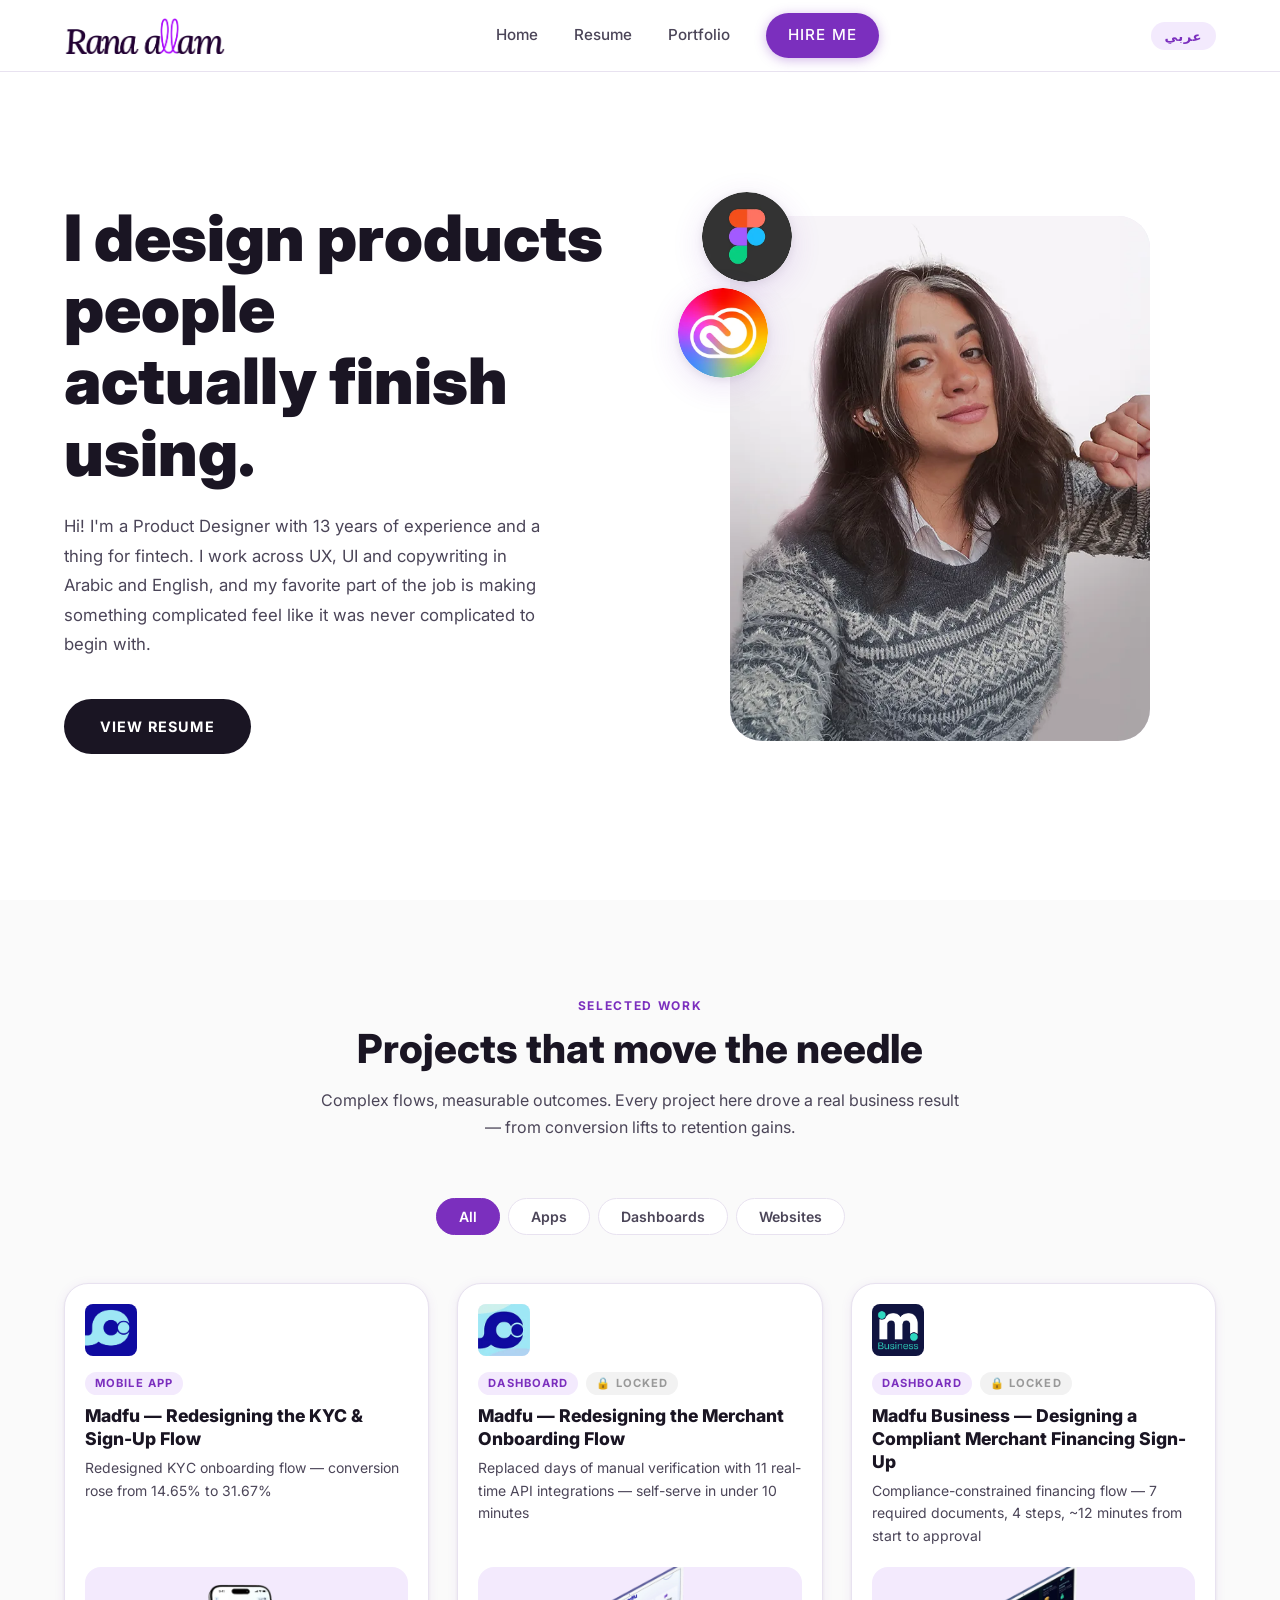
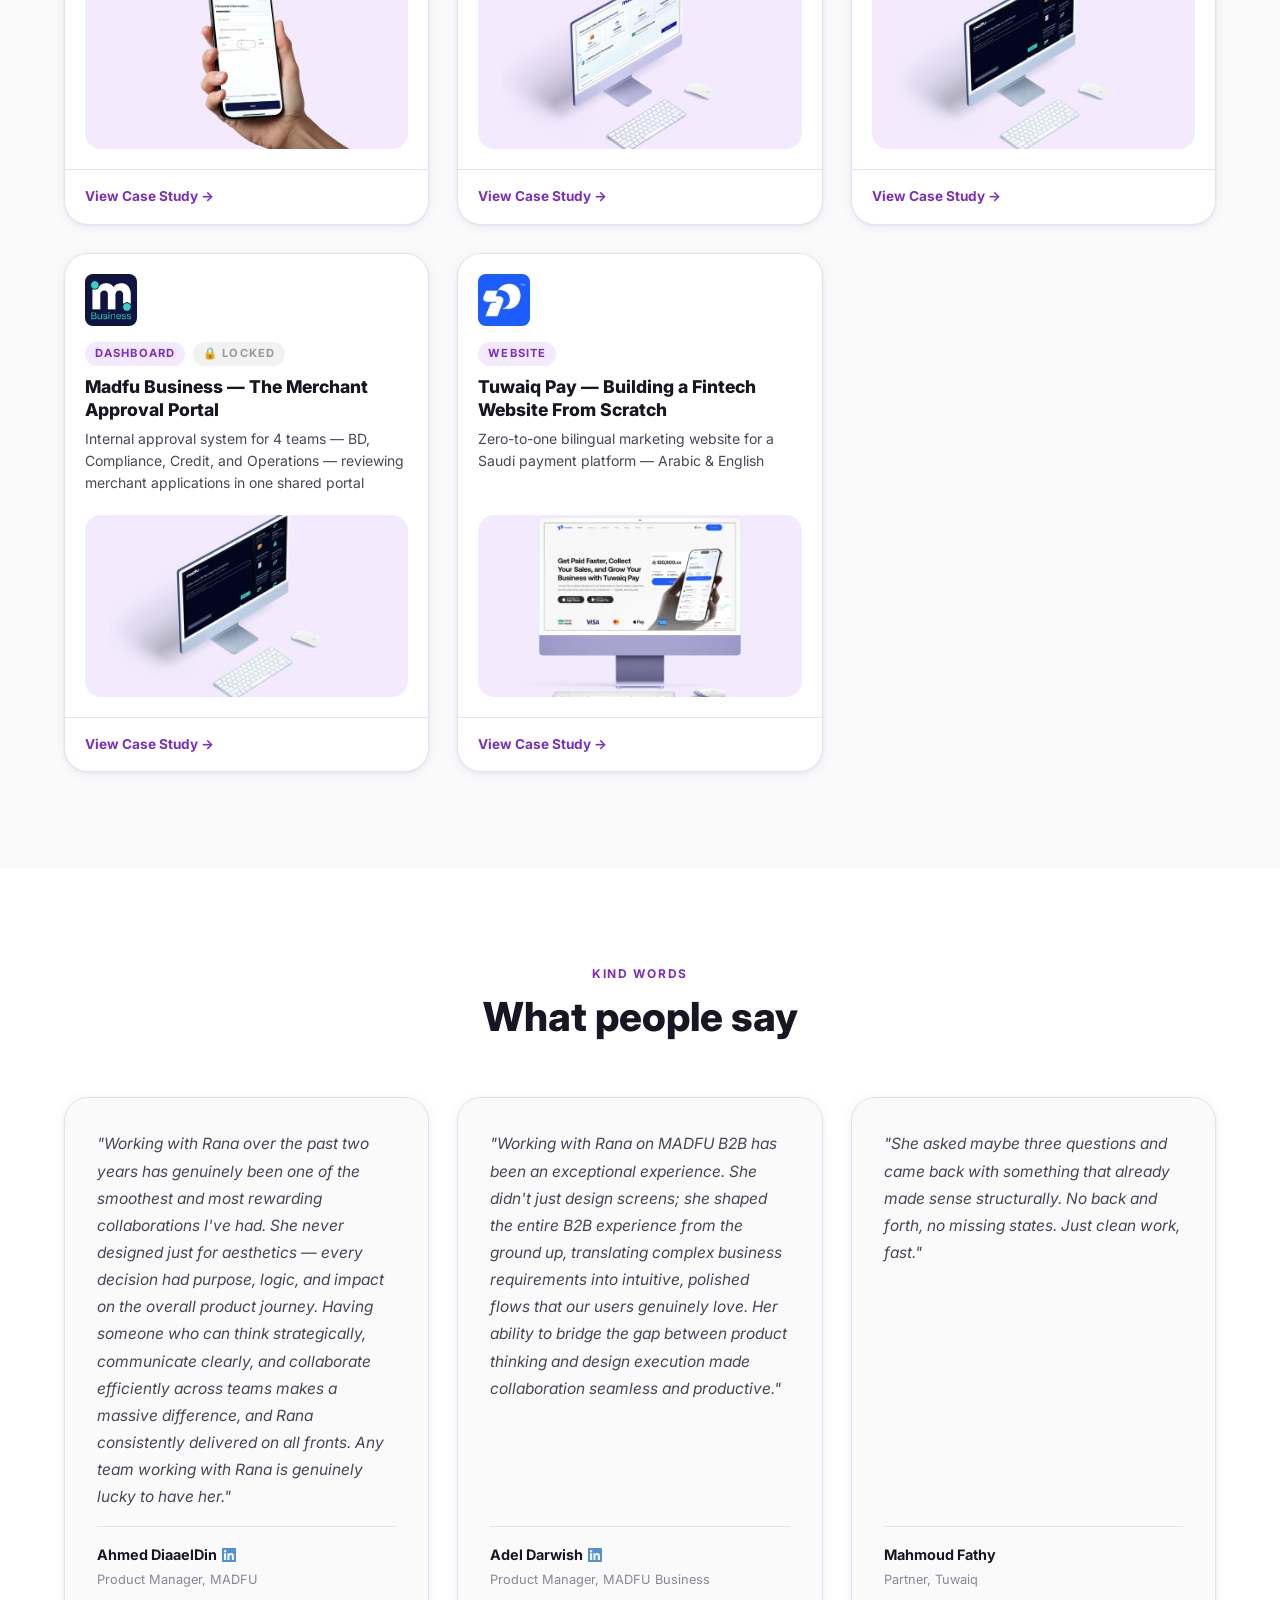
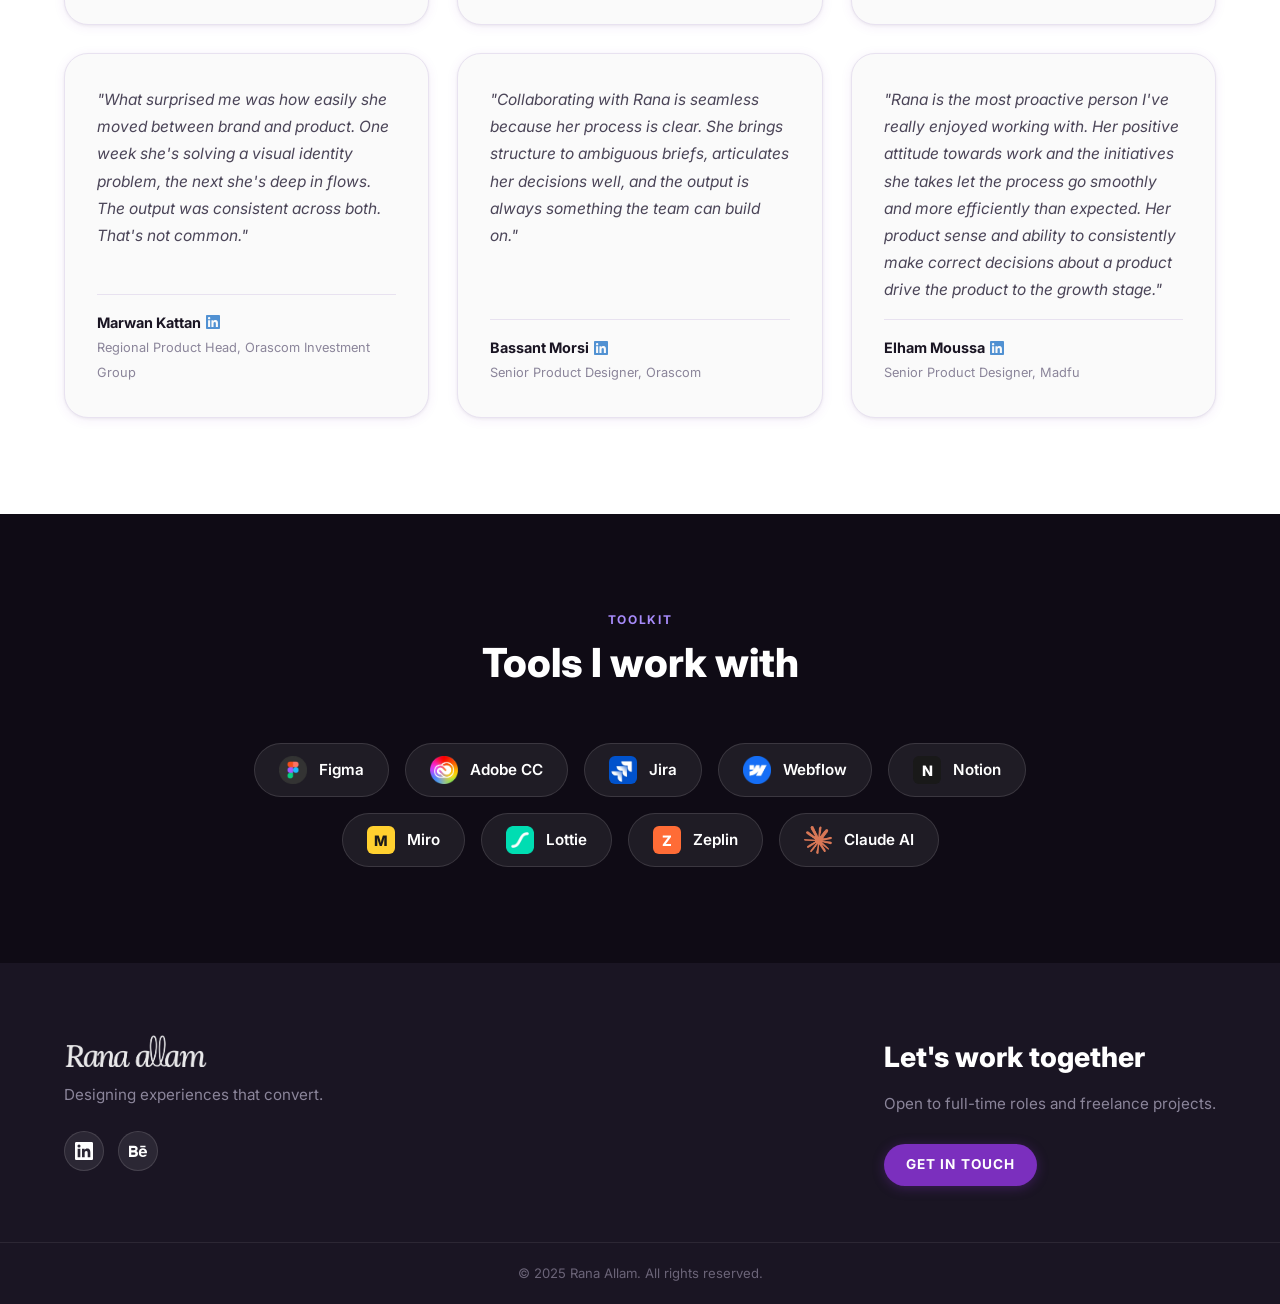
<file: index.html>
<!DOCTYPE html>
<html lang="en" dir="ltr">
<head>
  <meta charset="UTF-8" />
  <link rel="icon" type="image/png" sizes="32x32" href="IMGs/Favicon.png?v=2" />
  <link rel="shortcut icon" href="IMGs/Favicon.png?v=2" />
  <link rel="apple-touch-icon" href="IMGs/Favicon.png?v=2" />
  <meta name="viewport" content="width=device-width, initial-scale=1.0" />
  <title>Rana Allam — Product Designer</title>
  <link rel="stylesheet" href="styles.css" />
  <link rel="preconnect" href="https://fonts.googleapis.com" />
  <link rel="preconnect" href="https://fonts.gstatic.com" crossorigin />
  <link href="https://fonts.googleapis.com/css2?family=Inter:wght@400;500;600;700;800;900&family=Cairo:wght@400;600;700;900&display=swap" rel="stylesheet" />
</head>
<body>

  <!-- ───────────────────────── NAV ───────────────────────── -->
  <header class="nav">
    <a href="#" class="nav__logo">
      <img src="IMGs/My Logo@4x.webp" alt="Rana Allam" />
    </a>
    <nav class="nav__links">
      <a href="#" data-i18n="nav-home">Home</a>
      <a href="IMGs/B-Rana%20Allam-ProductDesign%20-%202028.pdf" target="_blank" rel="noopener" data-i18n="nav-resume">Resume</a>
      <a href="#work" data-i18n="nav-portfolio">Portfolio</a>
      <a href="#contact" class="btn btn--hire" data-i18n="nav-hire">Hire Me</a>
    </nav>
    <div class="nav__actions">
      <button class="nav__lang" id="lang-toggle" aria-label="Switch language">عربي</button>
      <button class="nav__hamburger" aria-label="Open menu">
        <span></span><span></span><span></span>
      </button>
    </div>
  </header>

  <!-- ───────────────────────── HERO ───────────────────────── -->
  <section class="hero">
    <div class="hero__text">
      <h1 class="hero__headline" data-i18n-html="hero-headline">
        I design products people<br />actually <span class="hero__accent">finish using.</span>
      </h1>
      <p class="hero__sub" data-i18n="hero-sub">
        Hi! I'm a Product Designer with 13 years of experience and a thing for fintech. I work across UX, UI and copywriting in Arabic and English, and my favorite part of the job is making something complicated feel like it was never complicated to begin with.
      </p>
      <a href="IMGs/B-Rana%20Allam-ProductDesign%20-%202028.pdf" target="_blank" rel="noopener" class="btn btn--resume" data-i18n="hero-btn">View Resume</a>
    </div>

    <div class="hero__visual">
      <div class="hero__photo-wrap">
        <img src="IMGs/Picture.webp" alt="Rana Allam" class="hero__photo" />
        <div class="hero__badge hero__badge--figma">
          <img src="IMGs/Figma.webp" alt="Figma" />
        </div>
        <div class="hero__badge hero__badge--adobe">
          <img src="IMGs/Adobe.webp" alt="Adobe Creative Cloud" />
        </div>
      </div>
    </div>
  </section>

  <!-- ───────────────────────── WORK ───────────────────────── -->
  <section class="work" id="work">
    <div class="section-header">
      <p class="section-label" data-i18n="work-label">Selected Work</p>
      <h2 class="section-title" data-i18n="work-title">Projects that move the needle</h2>
      <p class="section-sub" data-i18n="work-sub">
        Complex flows, measurable outcomes. Every project here drove a real
        business result — from conversion lifts to retention gains.
      </p>
    </div>

    <!-- Category tabs -->
    <div class="work__tabs" role="tablist">
      <button class="work__tab work__tab--active" data-filter="all" role="tab" data-i18n="tab-all">All</button>
      <button class="work__tab" data-filter="app" role="tab" data-i18n="tab-apps">Apps</button>
      <button class="work__tab" data-filter="dashboard" role="tab" data-i18n="tab-dashboards">Dashboards</button>
      <button class="work__tab" data-filter="website" role="tab" data-i18n="tab-websites">Websites</button>
    </div>

    <div class="work__grid">

      <!-- ── APPS ── -->
      <article class="card" data-category="app">
        <div class="card__logo-wrap">
          <div class="card__logo-placeholder">
            <img src="Case%20Studies/Madfu/Consumer/Logo.webp" alt="Madfu logo" />
          </div>
        </div>
        <div class="card__meta">
          <span class="card__category" data-i18n="card-kyc-cat">Mobile App</span>
          <h3 class="card__title" data-i18n="card-kyc-title">Madfu — Redesigning the KYC & Sign-Up Flow</h3>
          <p class="card__sub" data-i18n="card-kyc-sub">Redesigned KYC onboarding flow — conversion rose from 14.65% to 31.67%</p>
        </div>
        <div class="card__mockup">
          <img src="Case%20Studies/Madfu/Consumer/Consumer%20App/KYC%20/Mockup.webp" alt="Madfu KYC mockup" />
        </div>
        <a href="KYC.html" class="card__cta" data-i18n="card-cta">View Case Study →</a>
      </article>

      <!-- ── DASHBOARDS ── -->
      <article class="card" data-category="dashboard">
        <div class="card__logo-wrap">
          <div class="card__logo-placeholder">
            <img src="Case%20Studies/Madfu/Merchant/Logo.webp" alt="Madfu Merchant logo" />
          </div>
        </div>
        <div class="card__meta">
          <span class="card__category" data-i18n="card-merchant-cat">Dashboard</span><span class="card__locked" data-i18n="card-locked">🔒 Locked</span>
          <h3 class="card__title" data-i18n="card-merchant-title">Madfu — Redesigning the Merchant Onboarding Flow</h3>
          <p class="card__sub" data-i18n="card-merchant-sub">Replaced days of manual verification with 11 real-time API integrations — self-serve in under 10 minutes</p>
        </div>
        <div class="card__mockup">
          <img src="Case%20Studies/Madfu/Merchant/Merchant%20Panel/Merchant%20Onboarding/Mockup.webp" alt="Merchant Onboarding mockup" />
        </div>
        <a href="Merchant.html" class="card__cta" data-i18n="card-cta">View Case Study →</a>
      </article>

      <!-- ── DASHBOARDS 2 ── -->
      <article class="card" data-category="dashboard">
        <div class="card__logo-wrap">
          <div class="card__logo-placeholder">
            <img src="Case%20Studies/Madfu%20B2b/Logo.png" alt="Madfu Business logo" />
          </div>
        </div>
        <div class="card__meta">
          <span class="card__category" data-i18n="card-business-cat">Dashboard</span><span class="card__locked" data-i18n="card-locked">🔒 Locked</span>
          <h3 class="card__title" data-i18n="card-business-title">Madfu Business — Designing a Compliant Merchant Financing Sign-Up</h3>
          <p class="card__sub" data-i18n="card-business-sub">Compliance-constrained financing flow — 7 required documents, 4 steps, ~12 minutes from start to approval</p>
        </div>
        <div class="card__mockup">
          <img src="Case%20Studies/Madfu%20B2b/Merchant%20Portal/Sign%20Up/Mockup.webp" alt="Madfu Business mockup" />
        </div>
        <a href="MadfuBusiness.html" class="card__cta" data-i18n="card-cta">View Case Study →</a>
      </article>

      <!-- ── MADFU APPROVAL PORTAL ── -->
      <article class="card" data-category="dashboard">
        <div class="card__logo-wrap">
          <div class="card__logo-placeholder">
            <img src="Case%20Studies/Madfu%20B2b/Logo.png" alt="Madfu Business logo" />
          </div>
        </div>
        <div class="card__meta">
          <span class="card__category" data-i18n="card-approval-cat">Dashboard</span><span class="card__locked" data-i18n="card-locked">🔒 Locked</span>
          <h3 class="card__title" data-i18n="card-approval-title">Madfu Business — The Merchant Approval Portal</h3>
          <p class="card__sub" data-i18n="card-approval-sub">Internal approval system for 4 teams — BD, Compliance, Credit, and Operations — reviewing merchant applications in one shared portal</p>
        </div>
        <div class="card__mockup">
          <img src="Case%20Studies/Madfu%20B2b/Merchant%20Portal/Sign%20Up/Mockup.webp" alt="Madfu Business Approval Portal mockup" />
        </div>
        <a href="MadfuApproval.html" class="card__cta" data-i18n="card-cta">View Case Study →</a>
      </article>

      <!-- ── WEBSITES ── -->
      <article class="card" data-category="website">
        <div class="card__logo-wrap">
          <div class="card__logo-placeholder">
            <img src="Case%20Studies/Tuwaiq/TuwaiqLogo.webp" alt="Tuwaiq Pay logo" />
          </div>
        </div>
        <div class="card__meta">
          <span class="card__category" data-i18n="card-tuwaiq-cat">Website</span>
          <h3 class="card__title" data-i18n="card-tuwaiq-title">Tuwaiq Pay — Building a Fintech Website From Scratch</h3>
          <p class="card__sub" data-i18n="card-tuwaiq-sub">Zero-to-one bilingual marketing website for a Saudi payment platform — Arabic & English</p>
        </div>
        <div class="card__mockup">
          <img src="Case%20Studies/Tuwaiq/Website/Mockup.webp" alt="Tuwaiq Pay website mockup" />
        </div>
        <a href="Tuwaiq.html" class="card__cta" data-i18n="card-cta">View Case Study →</a>
      </article>

    </div>
  </section>

  <!-- ───────────────────────── TESTIMONIALS ───────────────────────── -->
  <section class="testimonials" id="testimonials">
    <div class="section-header">
      <p class="section-label" data-i18n="test-label">Kind Words</p>
      <h2 class="section-title" data-i18n="test-title">What people say</h2>
    </div>
    <div class="testimonials__grid">

      <blockquote class="tcard">
        <p class="tcard__quote" data-i18n="test1-quote">
          "Working with Rana over the past two years has genuinely been one of the smoothest and most rewarding collaborations I've had. She never designed just for aesthetics — every decision had purpose, logic, and impact on the overall product journey. Having someone who can think strategically, communicate clearly, and collaborate efficiently across teams makes a massive difference, and Rana consistently delivered on all fronts. Any team working with Rana is genuinely lucky to have her."
        </p>
        <footer class="tcard__footer">
          <div>
            <strong><a href="https://www.linkedin.com/in/diaaahmed/" target="_blank" rel="noopener" class="tcard__name-link">Ahmed DiaaelDin<svg class="tcard__li-icon" viewBox="0 0 24 24" fill="currentColor" aria-hidden="true"><path d="M20.447 20.452h-3.554v-5.569c0-1.328-.027-3.037-1.852-3.037-1.853 0-2.136 1.445-2.136 2.939v5.667H9.351V9h3.414v1.561h.046c.477-.9 1.637-1.85 3.37-1.85 3.601 0 4.267 2.37 4.267 5.455v6.286zM5.337 7.433a2.062 2.062 0 01-2.063-2.065 2.064 2.064 0 112.063 2.065zm1.782 13.019H3.555V9h3.564v11.452zM22.225 0H1.771C.792 0 0 .774 0 1.729v20.542C0 23.227.792 24 1.771 24h20.451C23.2 24 24 23.227 24 22.271V1.729C24 .774 23.2 0 22.222 0h.003z"/></svg></a></strong>
            <span data-i18n="test1-role">Product Manager, MADFU</span>
          </div>
        </footer>
      </blockquote>

      <blockquote class="tcard">
        <p class="tcard__quote" data-i18n="test2-quote">
          "Working with Rana on MADFU B2B has been an exceptional experience. She didn't just design screens; she shaped the entire B2B experience from the ground up, translating complex business requirements into intuitive, polished flows that our users genuinely love. Her ability to bridge the gap between product thinking and design execution made collaboration seamless and productive."
        </p>
        <footer class="tcard__footer">
          <div>
            <strong><a href="https://www.linkedin.com/in/adel-hs-darwish/" target="_blank" rel="noopener" class="tcard__name-link">Adel Darwish<svg class="tcard__li-icon" viewBox="0 0 24 24" fill="currentColor" aria-hidden="true"><path d="M20.447 20.452h-3.554v-5.569c0-1.328-.027-3.037-1.852-3.037-1.853 0-2.136 1.445-2.136 2.939v5.667H9.351V9h3.414v1.561h.046c.477-.9 1.637-1.85 3.37-1.85 3.601 0 4.267 2.37 4.267 5.455v6.286zM5.337 7.433a2.062 2.062 0 01-2.063-2.065 2.064 2.064 0 112.063 2.065zm1.782 13.019H3.555V9h3.564v11.452zM22.225 0H1.771C.792 0 0 .774 0 1.729v20.542C0 23.227.792 24 1.771 24h20.451C23.2 24 24 23.227 24 22.271V1.729C24 .774 23.2 0 22.222 0h.003z"/></svg></a></strong>
            <span data-i18n="test2-role">Product Manager, MADFU Business</span>
          </div>
        </footer>
      </blockquote>

      <blockquote class="tcard">
        <p class="tcard__quote" data-i18n="test3-quote">
          "She asked maybe three questions and came back with something that already made sense structurally. No back and forth, no missing states. Just clean work, fast."
        </p>
        <footer class="tcard__footer">
          <div>
            <strong>Mahmoud Fathy</strong>
            <span data-i18n="test3-role">Partner, Tuwaiq</span>
          </div>
        </footer>
      </blockquote>

      <blockquote class="tcard">
        <p class="tcard__quote" data-i18n="test4-quote">
          "What surprised me was how easily she moved between brand and product. One week she's solving a visual identity problem, the next she's deep in flows. The output was consistent across both. That's not common."
        </p>
        <footer class="tcard__footer">
          <div>
            <strong><a href="https://www.linkedin.com/in/marwan-el-kattan-38188924/" target="_blank" rel="noopener" class="tcard__name-link">Marwan Kattan<svg class="tcard__li-icon" viewBox="0 0 24 24" fill="currentColor" aria-hidden="true"><path d="M20.447 20.452h-3.554v-5.569c0-1.328-.027-3.037-1.852-3.037-1.853 0-2.136 1.445-2.136 2.939v5.667H9.351V9h3.414v1.561h.046c.477-.9 1.637-1.85 3.37-1.85 3.601 0 4.267 2.37 4.267 5.455v6.286zM5.337 7.433a2.062 2.062 0 01-2.063-2.065 2.064 2.064 0 112.063 2.065zm1.782 13.019H3.555V9h3.564v11.452zM22.225 0H1.771C.792 0 0 .774 0 1.729v20.542C0 23.227.792 24 1.771 24h20.451C23.2 24 24 23.227 24 22.271V1.729C24 .774 23.2 0 22.222 0h.003z"/></svg></a></strong>
            <span data-i18n="test4-role">Regional Product Head, Orascom Investment Group</span>
          </div>
        </footer>
      </blockquote>

      <blockquote class="tcard">
        <p class="tcard__quote" data-i18n="test5-quote">
          "Collaborating with Rana is seamless because her process is clear. She brings structure to ambiguous briefs, articulates her decisions well, and the output is always something the team can build on."
        </p>
        <footer class="tcard__footer">
          <div>
            <strong><a href="https://www.linkedin.com/in/basant-morrsy-7b446a204/" target="_blank" rel="noopener" class="tcard__name-link">Bassant Morsi<svg class="tcard__li-icon" viewBox="0 0 24 24" fill="currentColor" aria-hidden="true"><path d="M20.447 20.452h-3.554v-5.569c0-1.328-.027-3.037-1.852-3.037-1.853 0-2.136 1.445-2.136 2.939v5.667H9.351V9h3.414v1.561h.046c.477-.9 1.637-1.85 3.37-1.85 3.601 0 4.267 2.37 4.267 5.455v6.286zM5.337 7.433a2.062 2.062 0 01-2.063-2.065 2.064 2.064 0 112.063 2.065zm1.782 13.019H3.555V9h3.564v11.452zM22.225 0H1.771C.792 0 0 .774 0 1.729v20.542C0 23.227.792 24 1.771 24h20.451C23.2 24 24 23.227 24 22.271V1.729C24 .774 23.2 0 22.222 0h.003z"/></svg></a></strong>
            <span data-i18n="test5-role">Senior Product Designer, Orascom</span>
          </div>
        </footer>
      </blockquote>

      <blockquote class="tcard">
        <p class="tcard__quote" data-i18n="test6-quote">
          "Rana is the most proactive person I've really enjoyed working with. Her positive attitude towards work and the initiatives she takes let the process go smoothly and more efficiently than expected. Her product sense and ability to consistently make correct decisions about a product drive the product to the growth stage."
        </p>
        <footer class="tcard__footer">
          <div>
            <strong><a href="https://www.linkedin.com/in/elham-mousa/" target="_blank" rel="noopener" class="tcard__name-link">Elham Moussa<svg class="tcard__li-icon" viewBox="0 0 24 24" fill="currentColor" aria-hidden="true"><path d="M20.447 20.452h-3.554v-5.569c0-1.328-.027-3.037-1.852-3.037-1.853 0-2.136 1.445-2.136 2.939v5.667H9.351V9h3.414v1.561h.046c.477-.9 1.637-1.85 3.37-1.85 3.601 0 4.267 2.37 4.267 5.455v6.286zM5.337 7.433a2.062 2.062 0 01-2.063-2.065 2.064 2.064 0 112.063 2.065zm1.782 13.019H3.555V9h3.564v11.452zM22.225 0H1.771C.792 0 0 .774 0 1.729v20.542C0 23.227.792 24 1.771 24h20.451C23.2 24 24 23.227 24 22.271V1.729C24 .774 23.2 0 22.222 0h.003z"/></svg></a></strong>
            <span data-i18n="test6-role">Senior Product Designer, Madfu</span>
          </div>
        </footer>
      </blockquote>

    </div>
  </section>

  <!-- ───────────────────────── TOOLS ───────────────────────── -->
  <section class="tools" id="tools">
    <div class="section-header">
      <p class="section-label" data-i18n="tools-label">Toolkit</p>
      <h2 class="section-title" data-i18n="tools-title">Tools I work with</h2>
    </div>
    <div class="tools__grid">

      <div class="tool-chip">
        <img src="IMGs/Figma.webp" alt="Figma" />
        <span>Figma</span>
      </div>

      <div class="tool-chip">
        <img src="IMGs/Adobe.webp" alt="Adobe Creative Cloud" />
        <span>Adobe CC</span>
      </div>

      <div class="tool-chip">
        <img src="IMGs/Jira.webp" alt="Jira" />
        <span>Jira</span>
      </div>

      <div class="tool-chip tool-chip--svg">
        <img src="IMGs/Webflow.webp" alt="Webflow" />
        <span>Webflow</span>
      </div>

      <div class="tool-chip tool-chip--text">
        <div class="tool-chip__icon tool-chip__icon--notion">N</div>
        <span>Notion</span>
      </div>

      <div class="tool-chip tool-chip--text">
        <div class="tool-chip__icon tool-chip__icon--miro">M</div>
        <span>Miro</span>
      </div>

      <div class="tool-chip">
        <img src="IMGs/Lottie.webp" alt="Lottie" />
        <span>Lottie</span>
      </div>

      <div class="tool-chip tool-chip--text">
        <div class="tool-chip__icon tool-chip__icon--zeplin">Z</div>
        <span>Zeplin</span>
      </div>

      <div class="tool-chip">
        <img src="IMGs/claude-logo.webp" alt="Claude AI" />
        <span>Claude AI</span>
      </div>

    </div>
  </section>

  <!-- ───────────────────────── FOOTER ───────────────────────── -->
  <footer class="footer" id="contact">
    <div class="footer__inner">
      <div class="footer__left">
        <img src="IMGs/My Logo@4x.webp" alt="Rana Allam" class="footer__logo" />
        <p class="footer__tagline" data-i18n="footer-tagline">Designing experiences that convert.</p>
        <div class="footer__socials">
          <a href="https://www.linkedin.com/in/allamek/" target="_blank" rel="noopener" class="social-link" aria-label="LinkedIn">
            <svg viewBox="0 0 24 24" fill="currentColor"><path d="M20.447 20.452h-3.554v-5.569c0-1.328-.027-3.037-1.852-3.037-1.853 0-2.136 1.445-2.136 2.939v5.667H9.351V9h3.414v1.561h.046c.477-.9 1.637-1.85 3.37-1.85 3.601 0 4.267 2.37 4.267 5.455v6.286zM5.337 7.433a2.062 2.062 0 01-2.063-2.065 2.064 2.064 0 112.063 2.065zm1.782 13.019H3.555V9h3.564v11.452zM22.225 0H1.771C.792 0 0 .774 0 1.729v20.542C0 23.227.792 24 1.771 24h20.451C23.2 24 24 23.227 24 22.271V1.729C24 .774 23.2 0 22.222 0h.003z"/></svg>
          </a>
          <a href="https://www.behance.net/allamek" target="_blank" rel="noopener" class="social-link" aria-label="Behance">
            <svg viewBox="0 0 24 24" fill="currentColor"><path d="M22 7h-7V5h7v2zm1.726 10c-.442 1.297-2.029 3-5.101 3-3.074 0-5.564-1.729-5.564-5.675 0-3.91 2.325-5.92 5.466-5.92 3.082 0 4.964 1.782 5.375 4.426.078.506.109 1.188.095 2.14H15.97c.13 3.211 3.483 3.312 4.588 2.029h3.168zm-7.686-4h4.965c-.105-1.547-1.136-2.219-2.477-2.219-1.466 0-2.277.768-2.488 2.219zm-9.574 6.988H0V5.021h6.953c5.476.081 5.58 5.444 2.72 6.906 3.461 1.26 3.577 8.061-3.207 8.061zM3 11h3.584c2.508 0 2.906-3-.312-3H3v3zm3.391 3H3v3.016h3.341c3.055 0 2.868-3.016.05-3.016z"/></svg>
          </a>
        </div>
      </div>
      <div class="footer__right">
        <h3 class="footer__cta-title" data-i18n="footer-cta-title">Let's work together</h3>
        <p class="footer__cta-sub" data-i18n="footer-cta-sub">Open to full-time roles and freelance projects.</p>
        <a href="mailto:ranaallam.ek@gmail.com" class="btn btn--hire footer__cta-btn" data-i18n="footer-cta-btn">Get in Touch</a>
      </div>
    </div>
    <div class="footer__bottom">
      <p data-i18n="footer-copy">© 2025 Rana Allam. All rights reserved.</p>
    </div>
  </footer>

  <script src="translations.js"></script>
  <script src="main.js"></script>
</body>
</html>
</file>
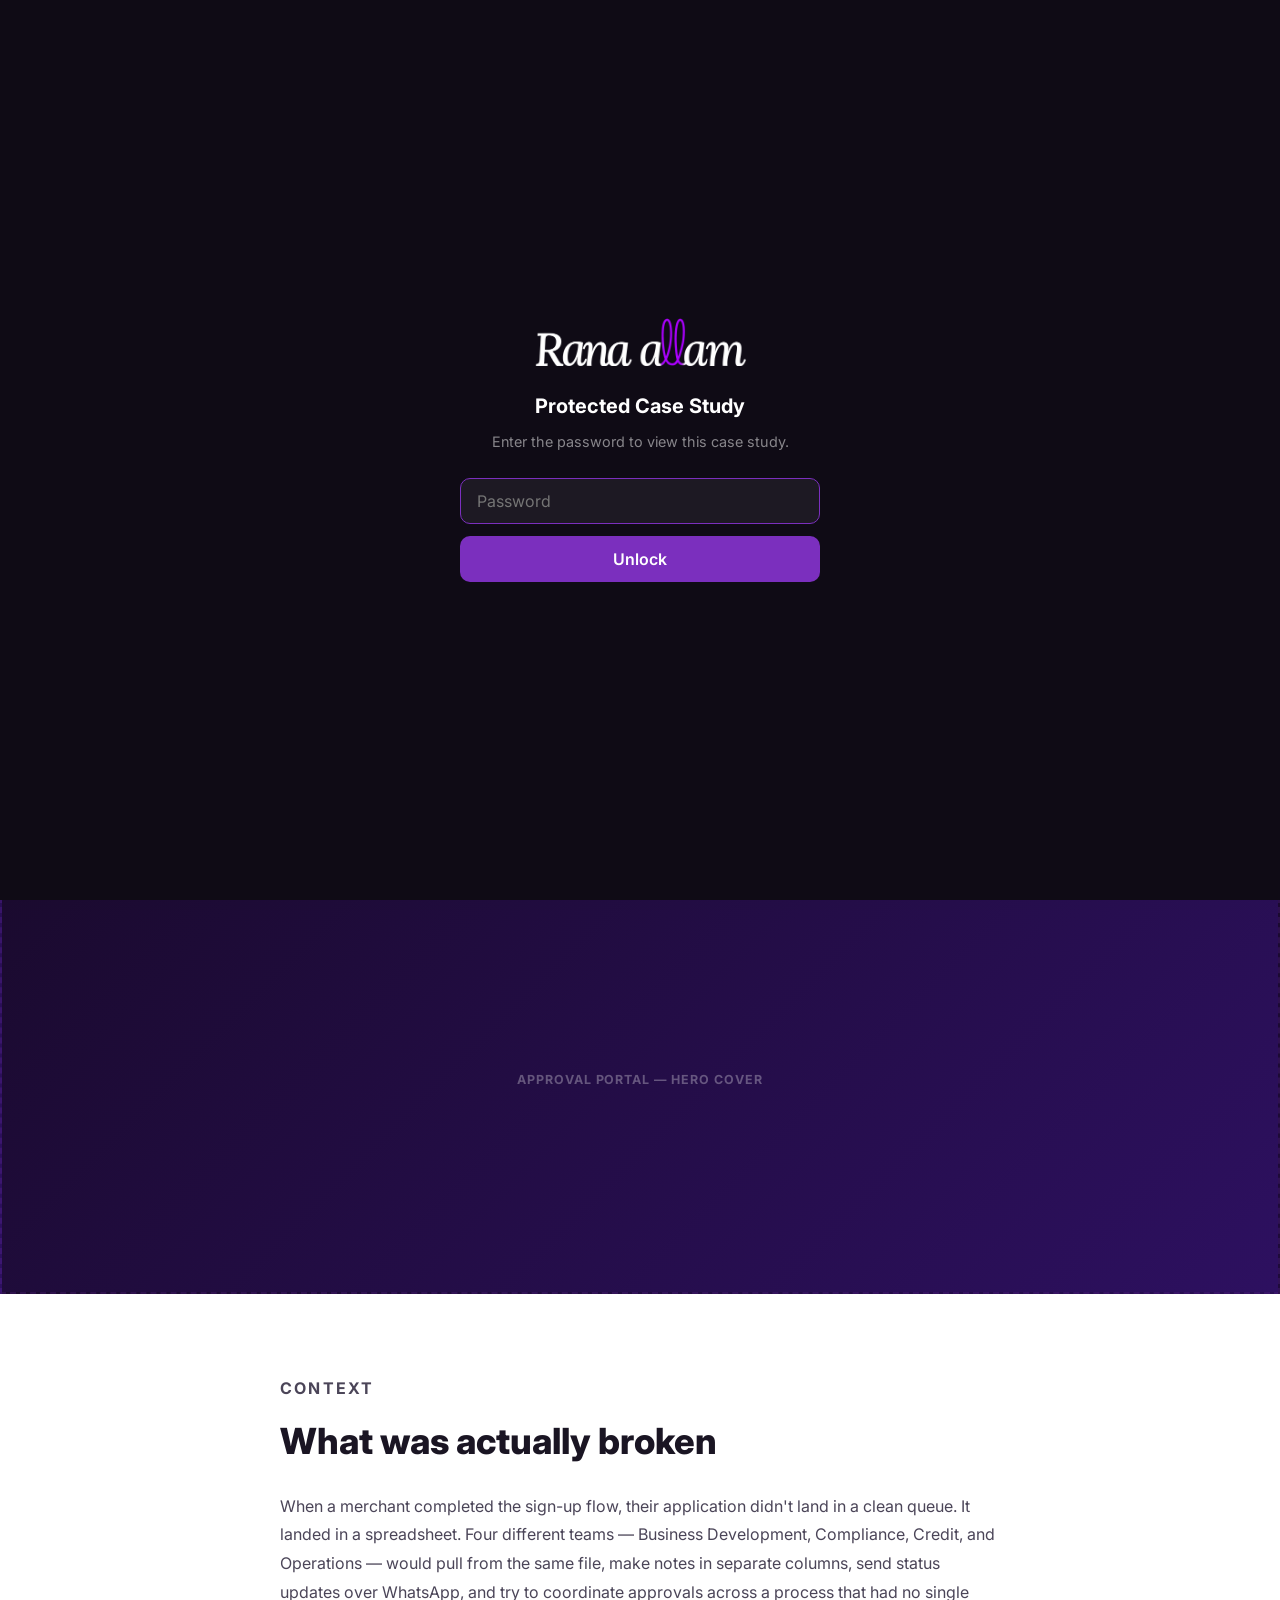
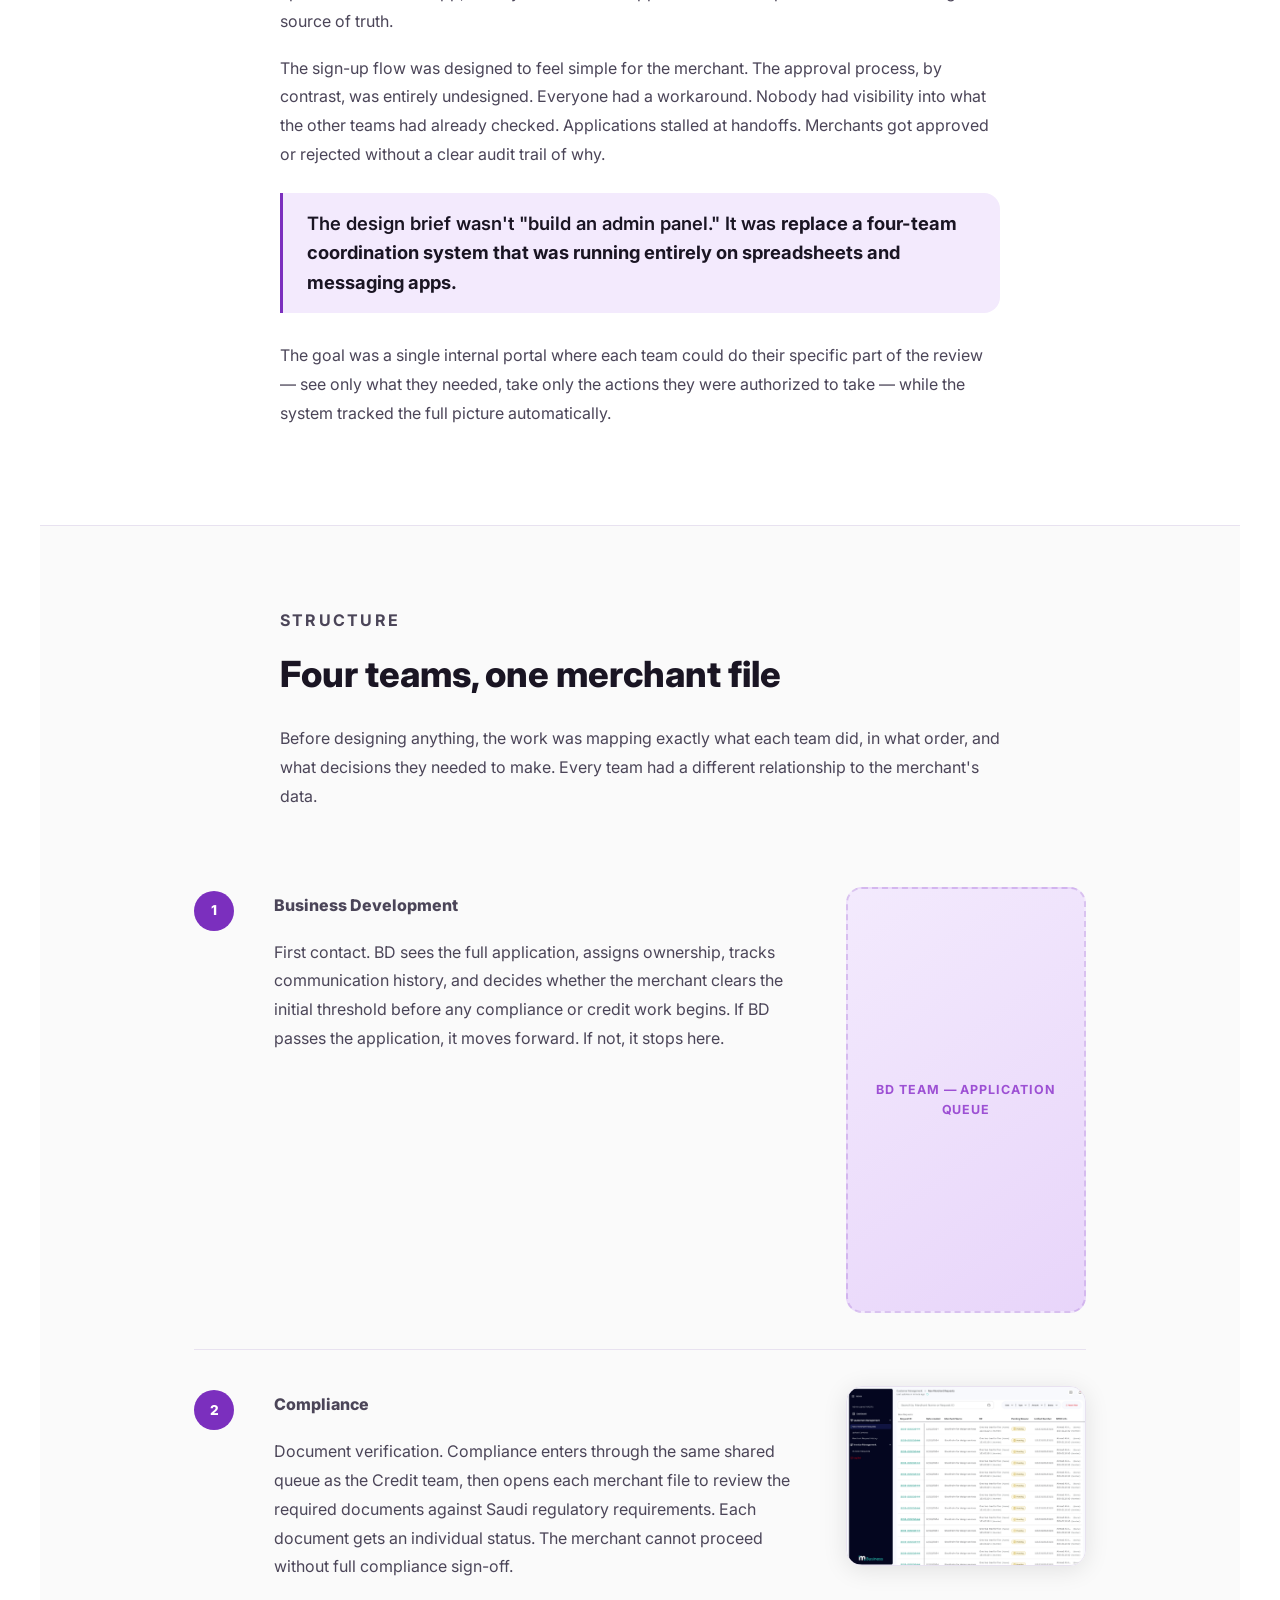
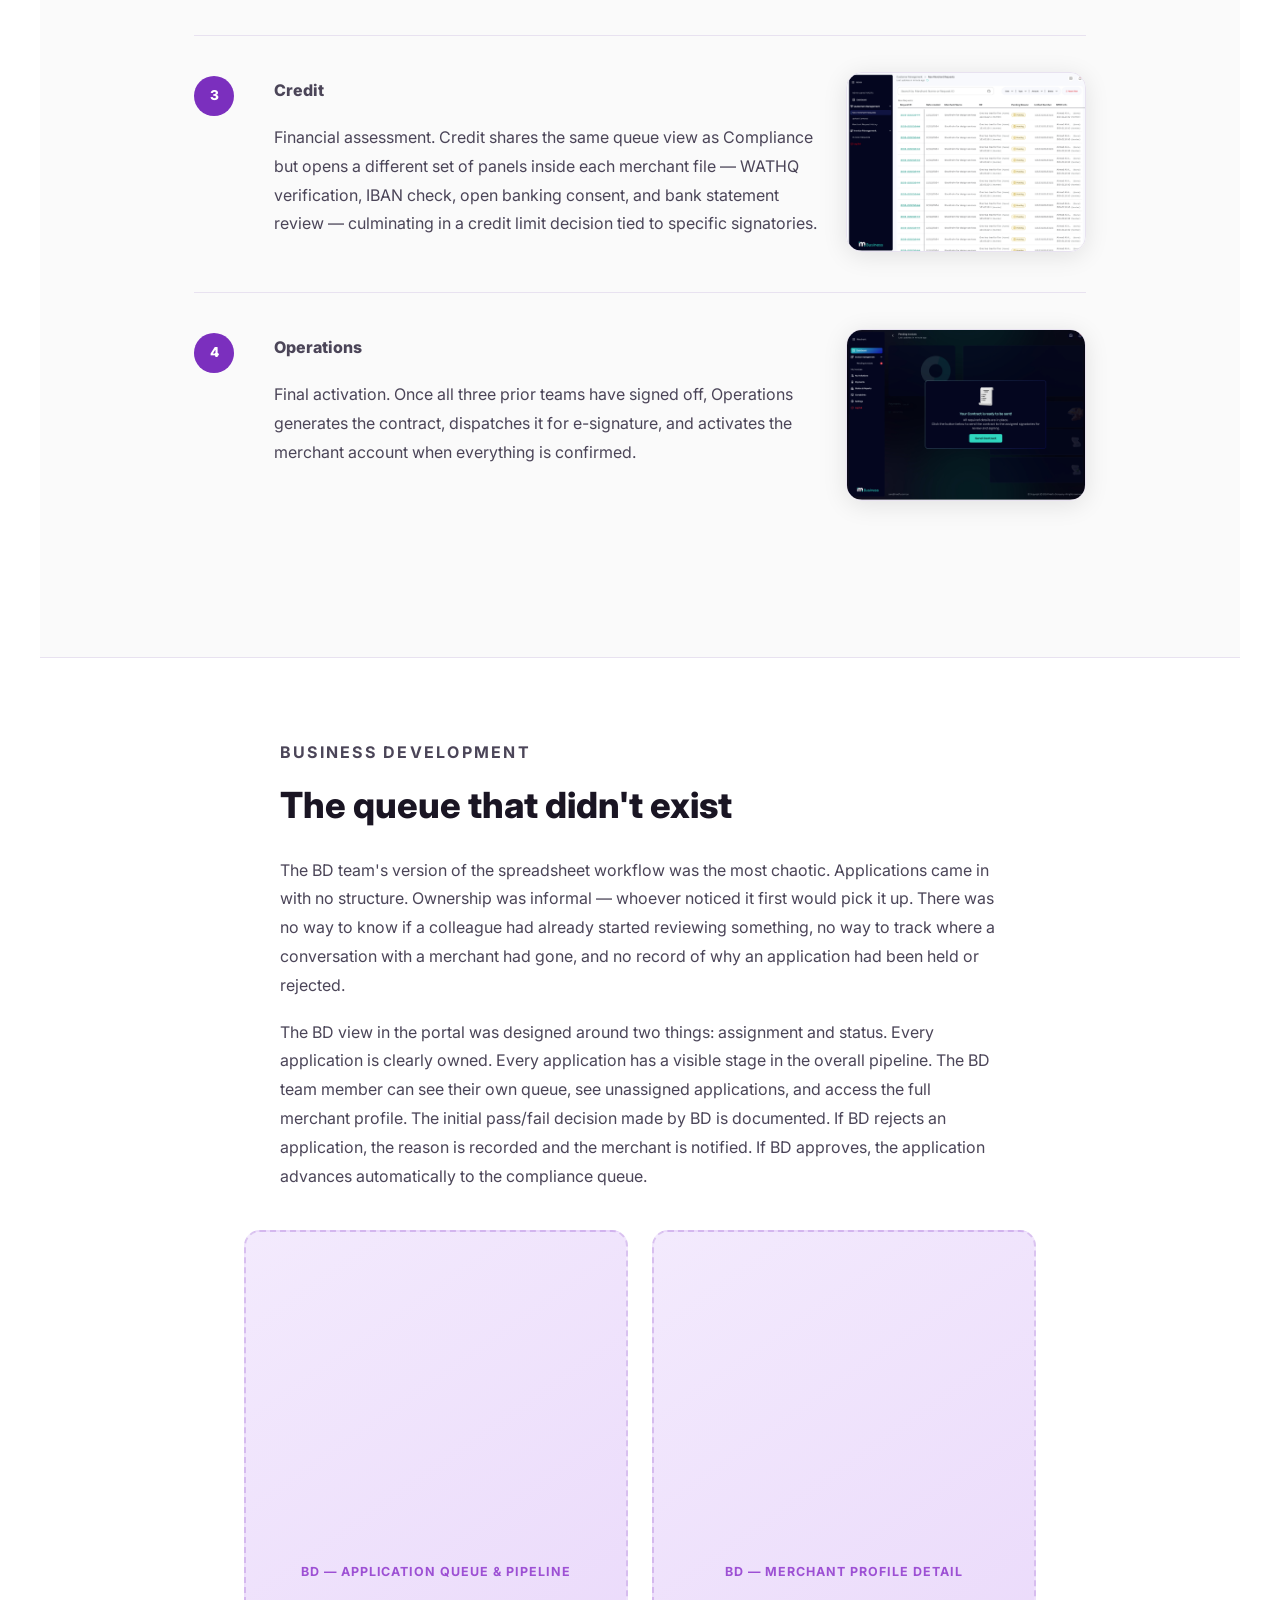
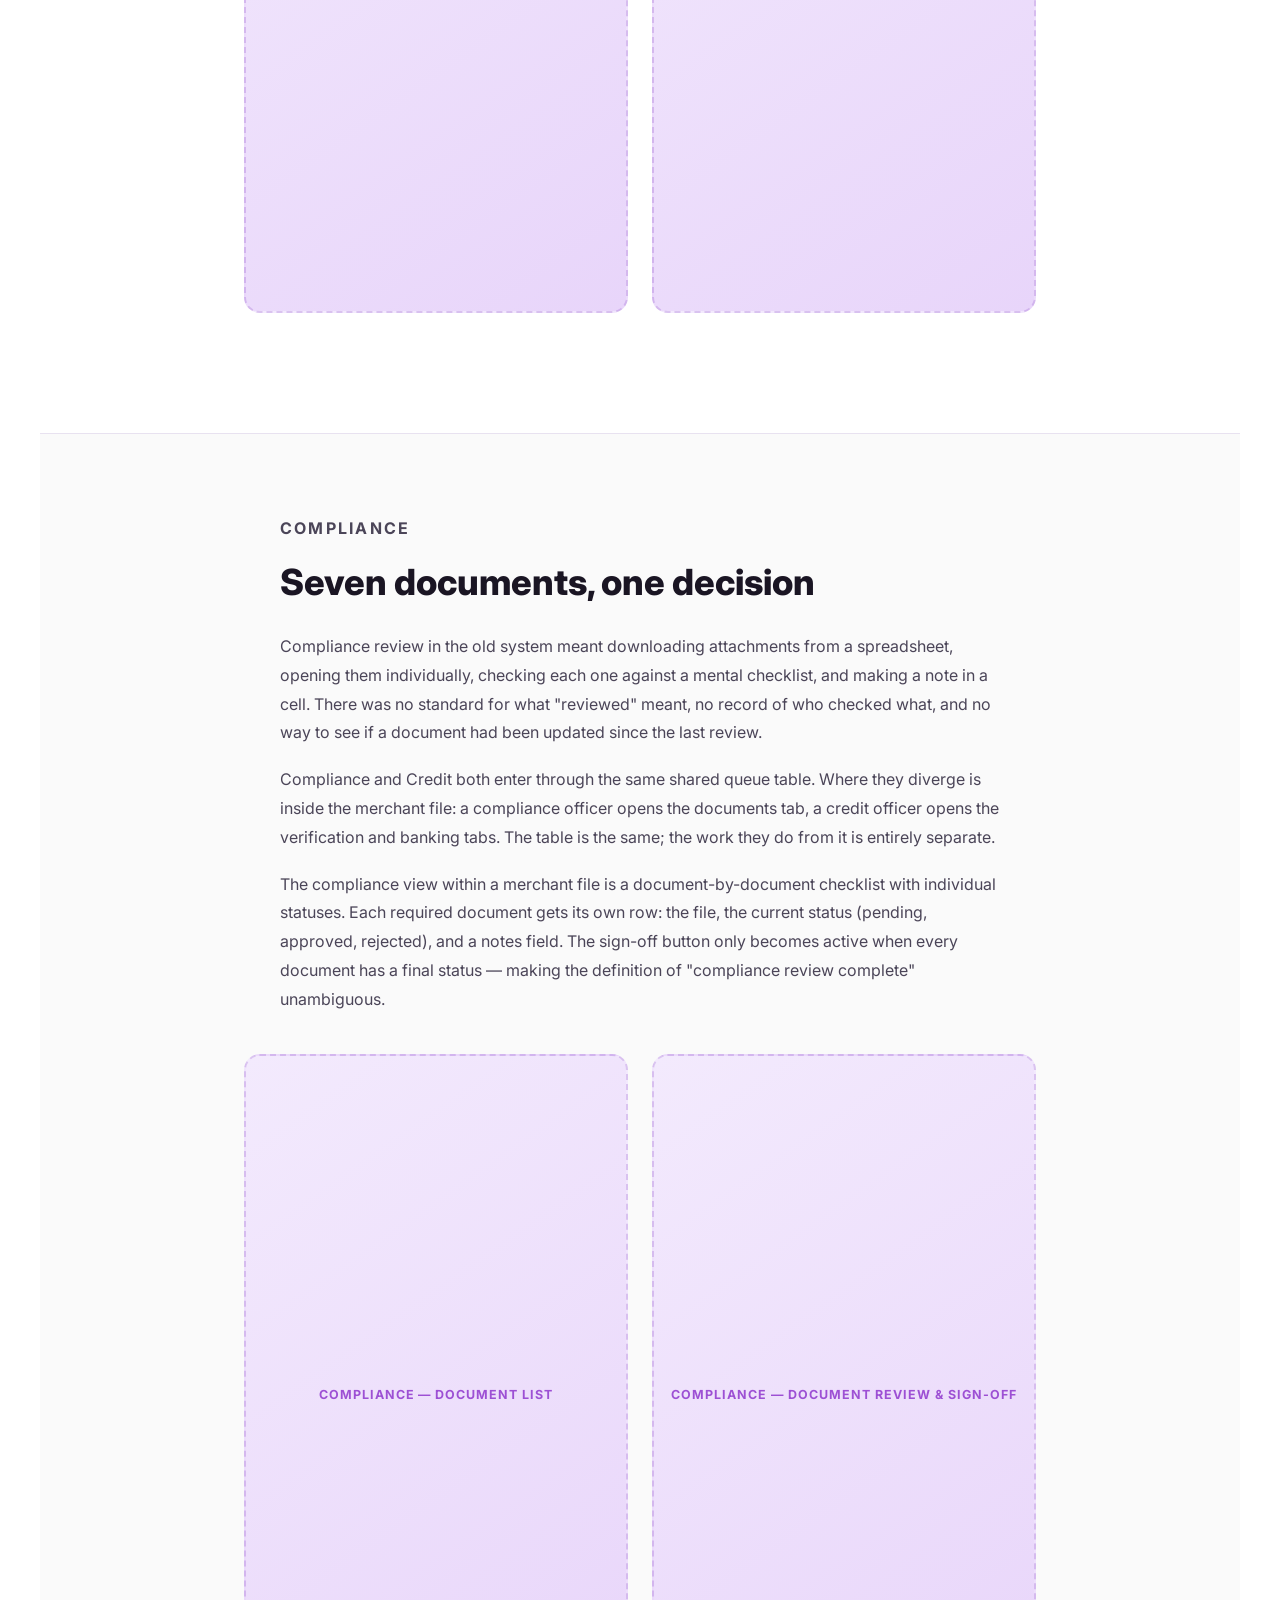
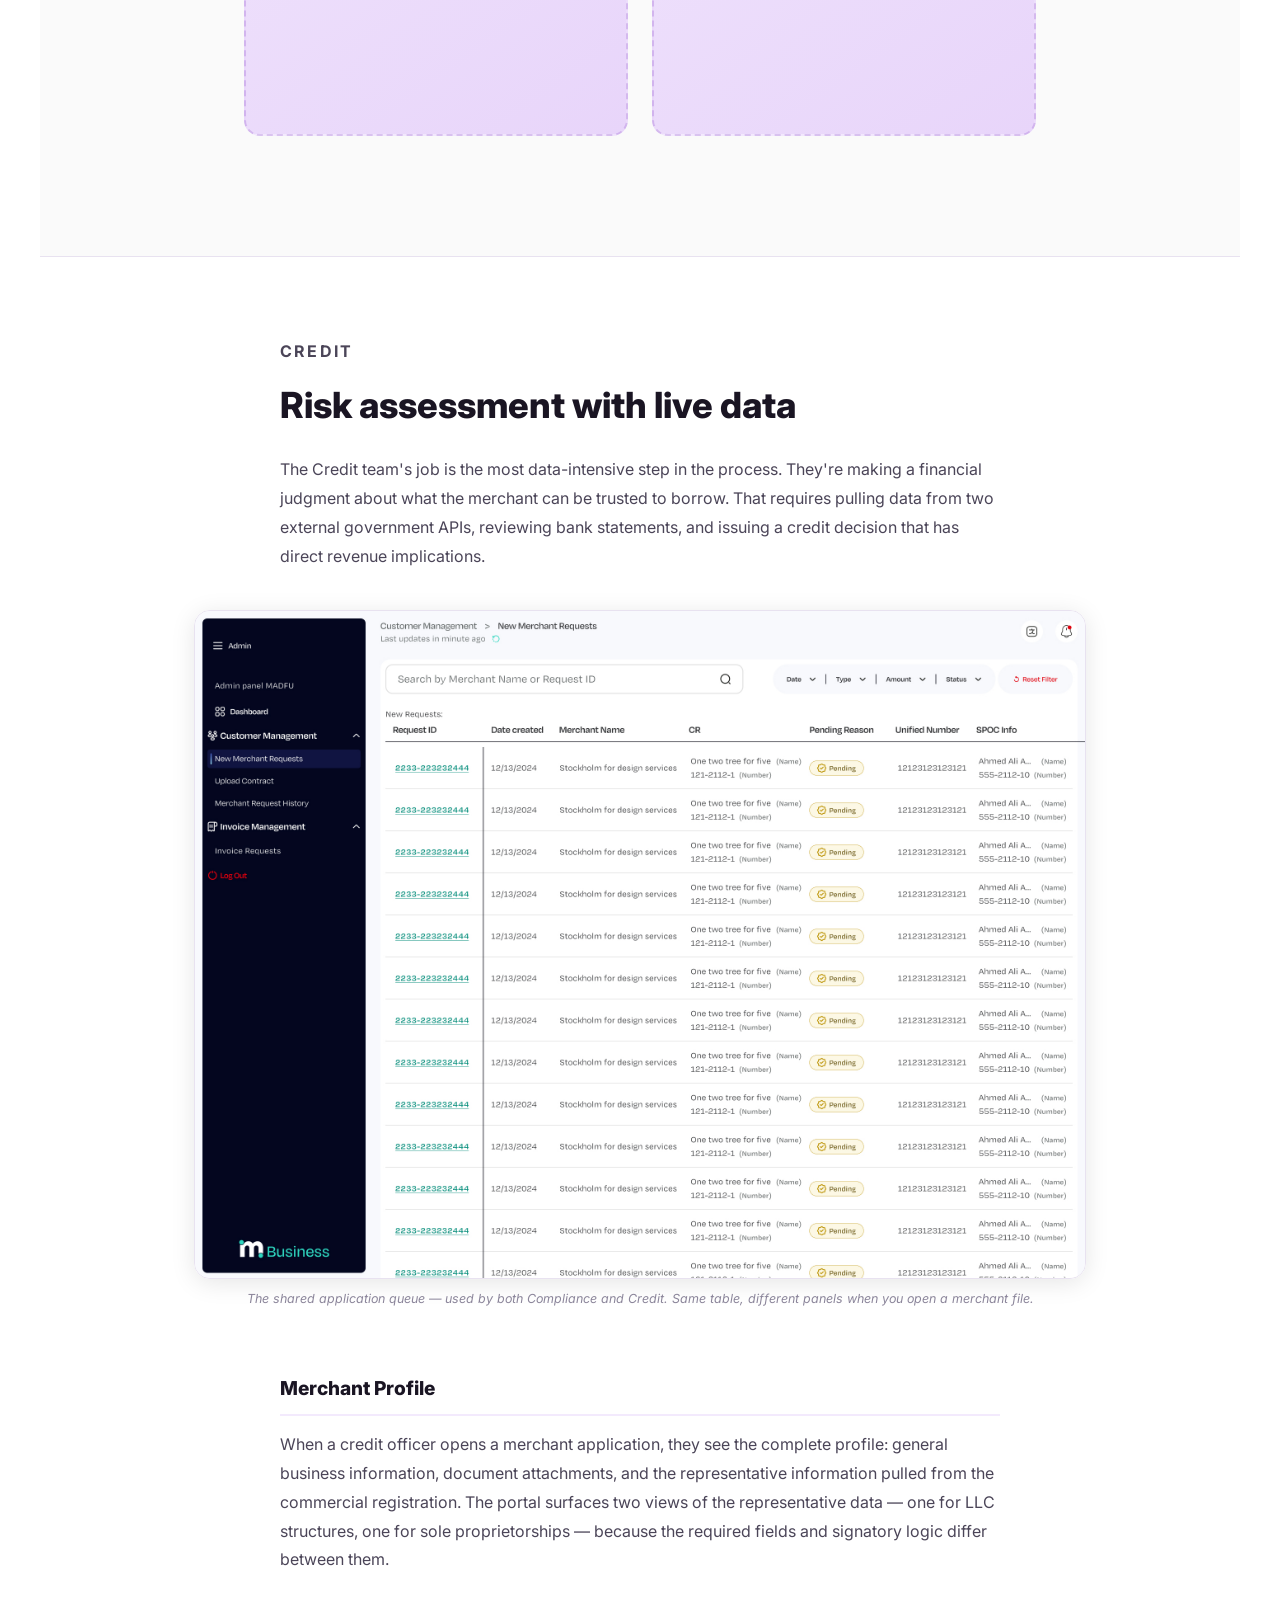
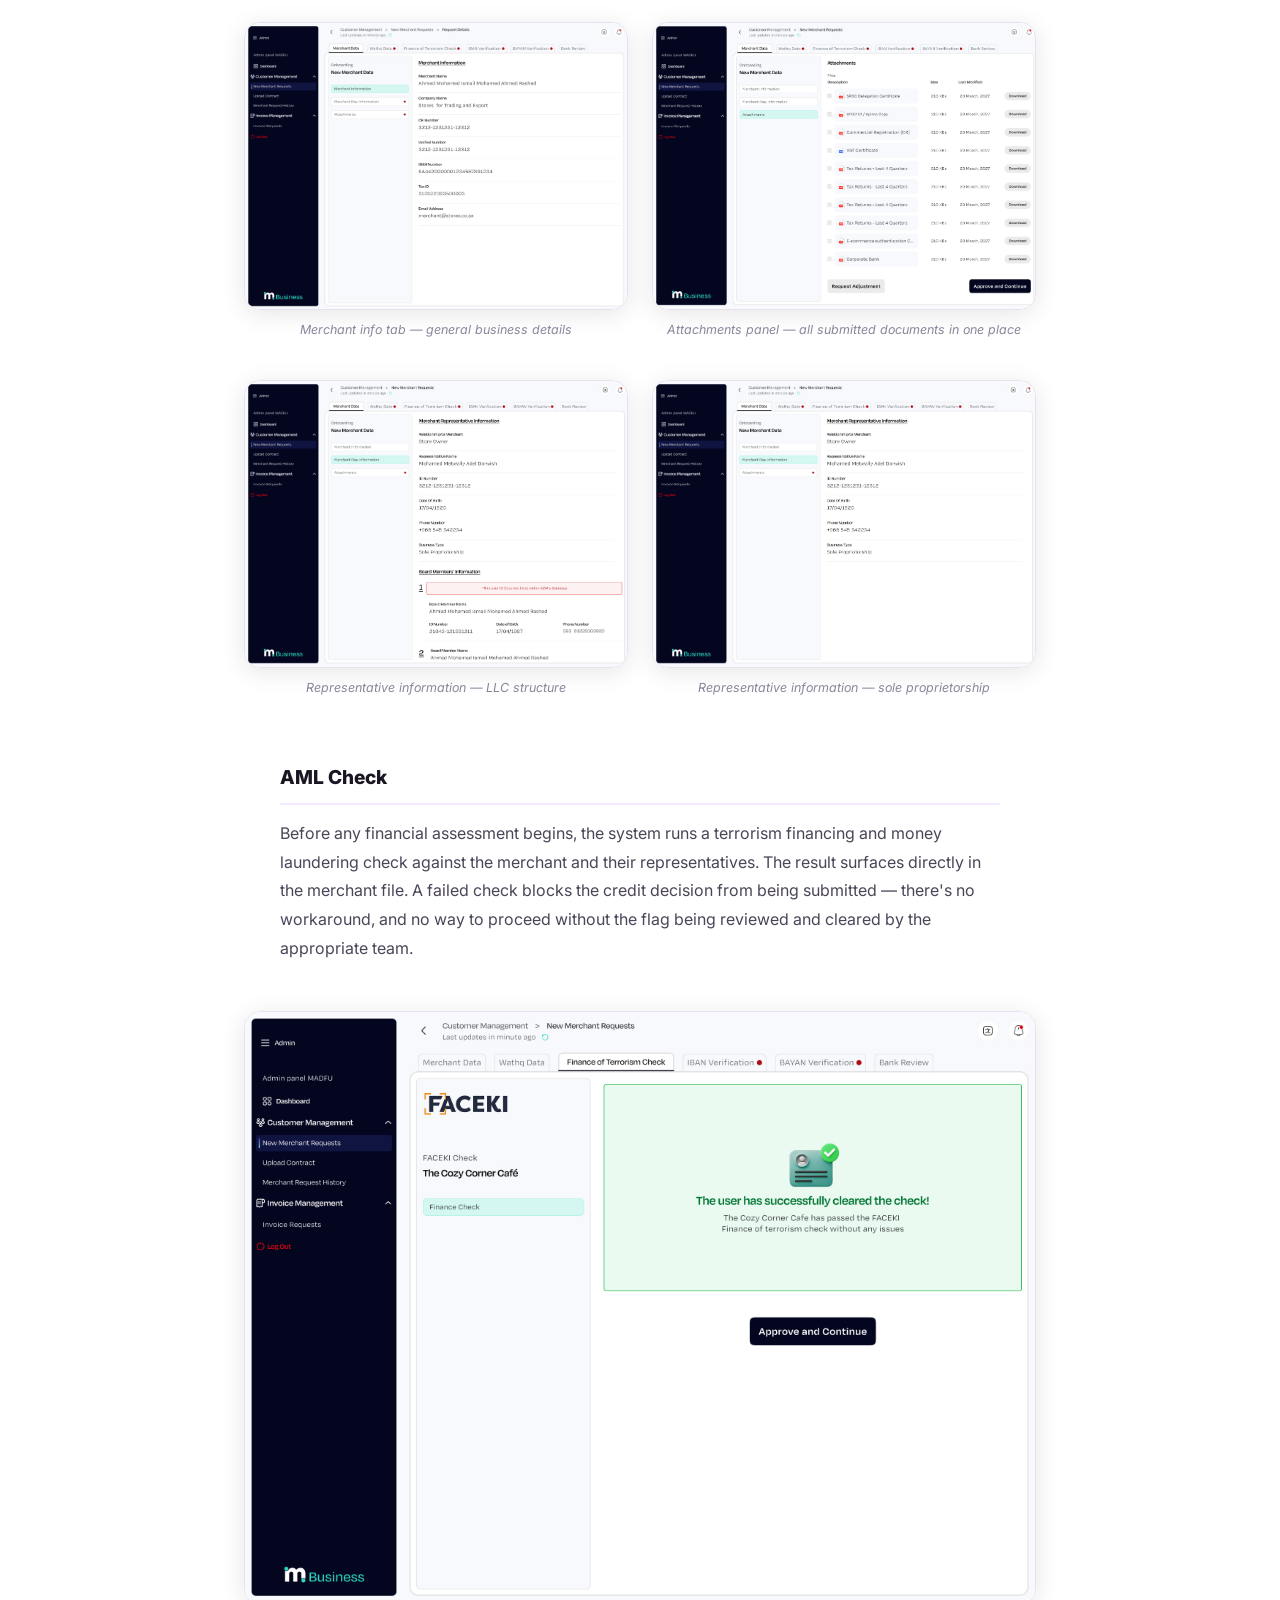
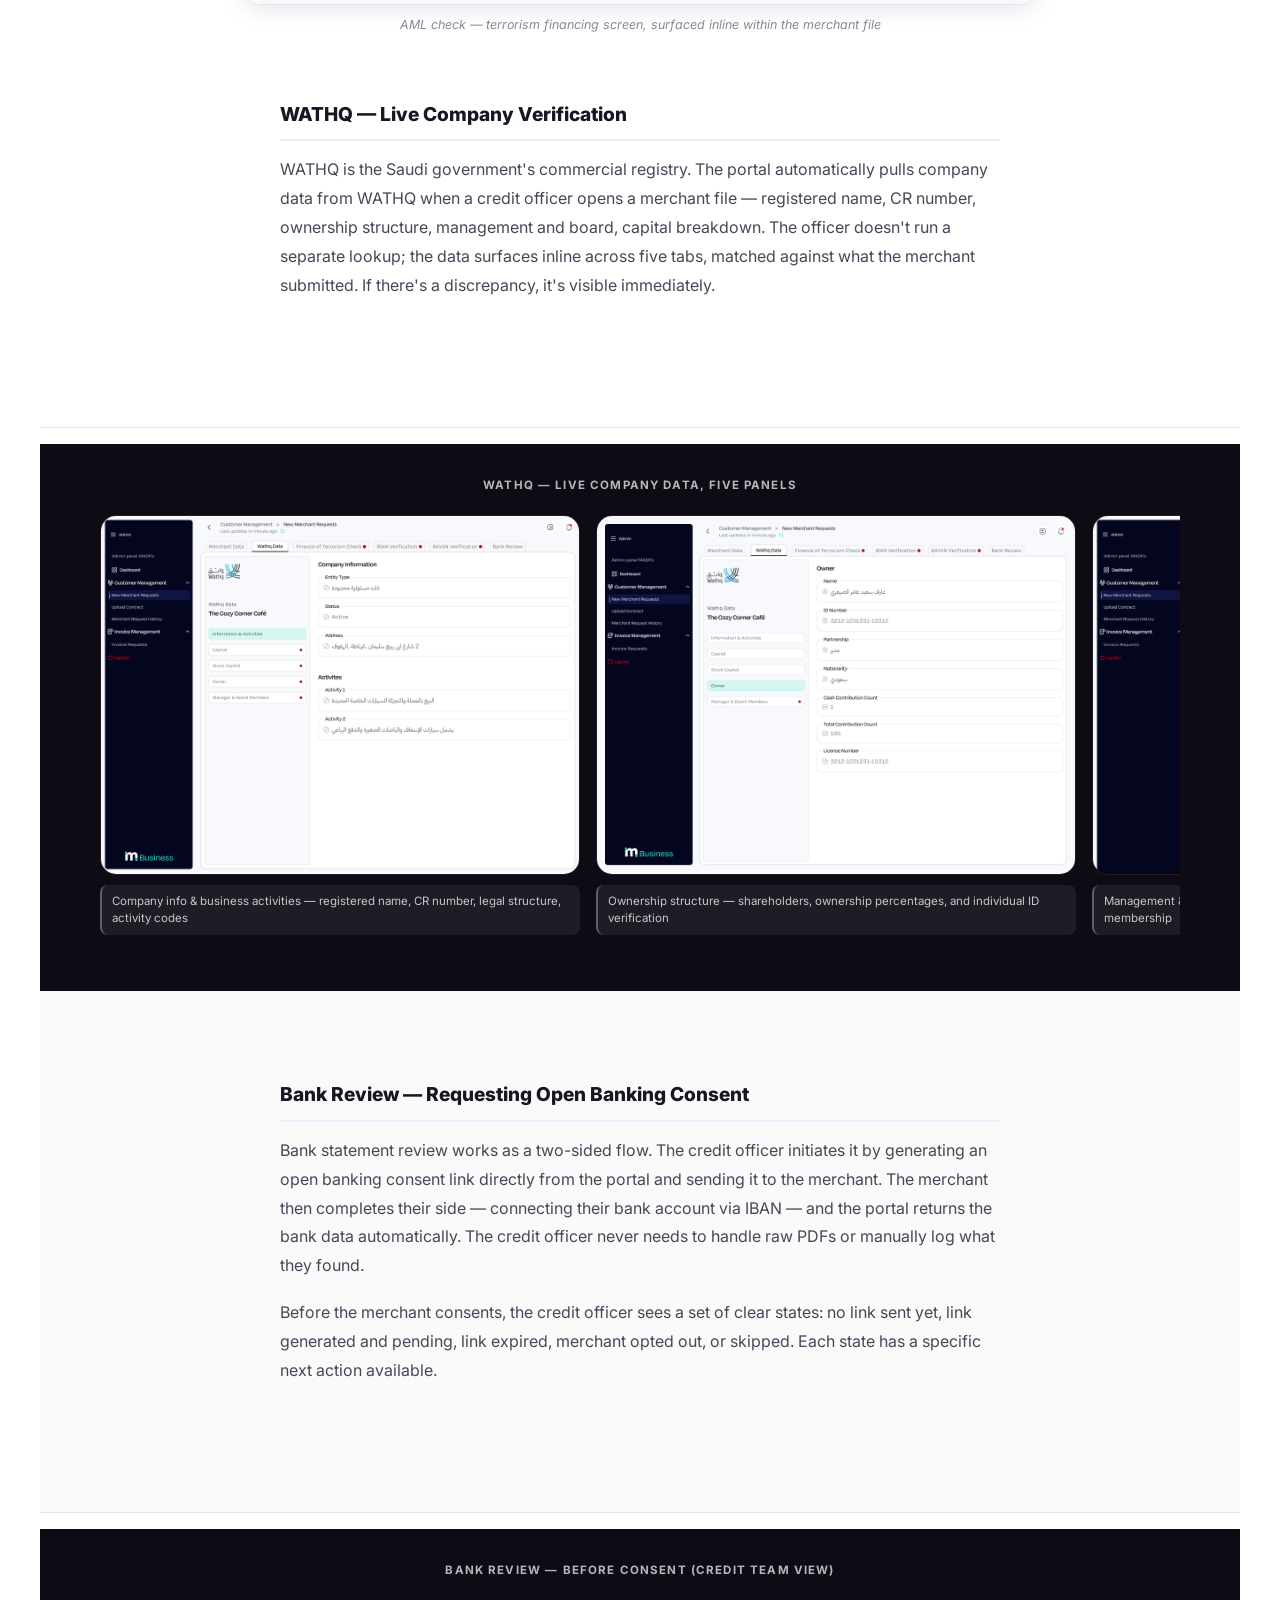
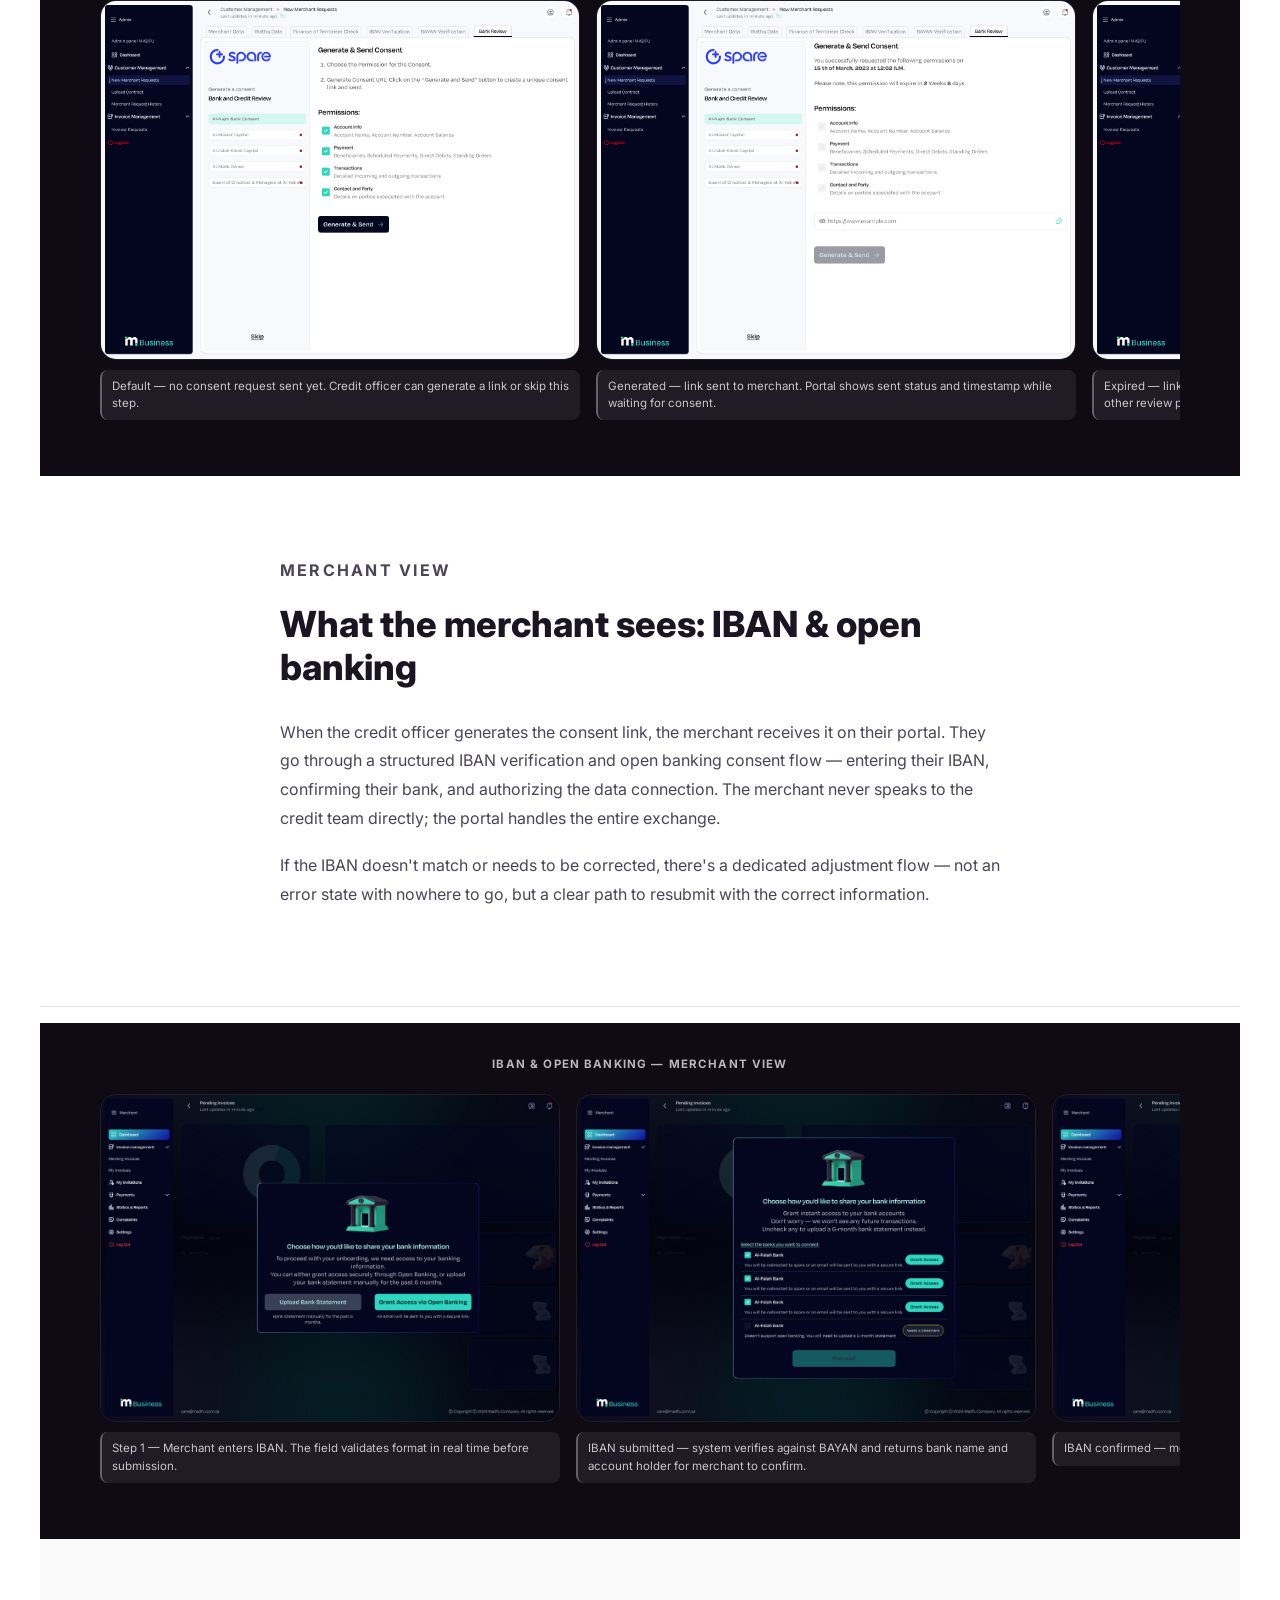
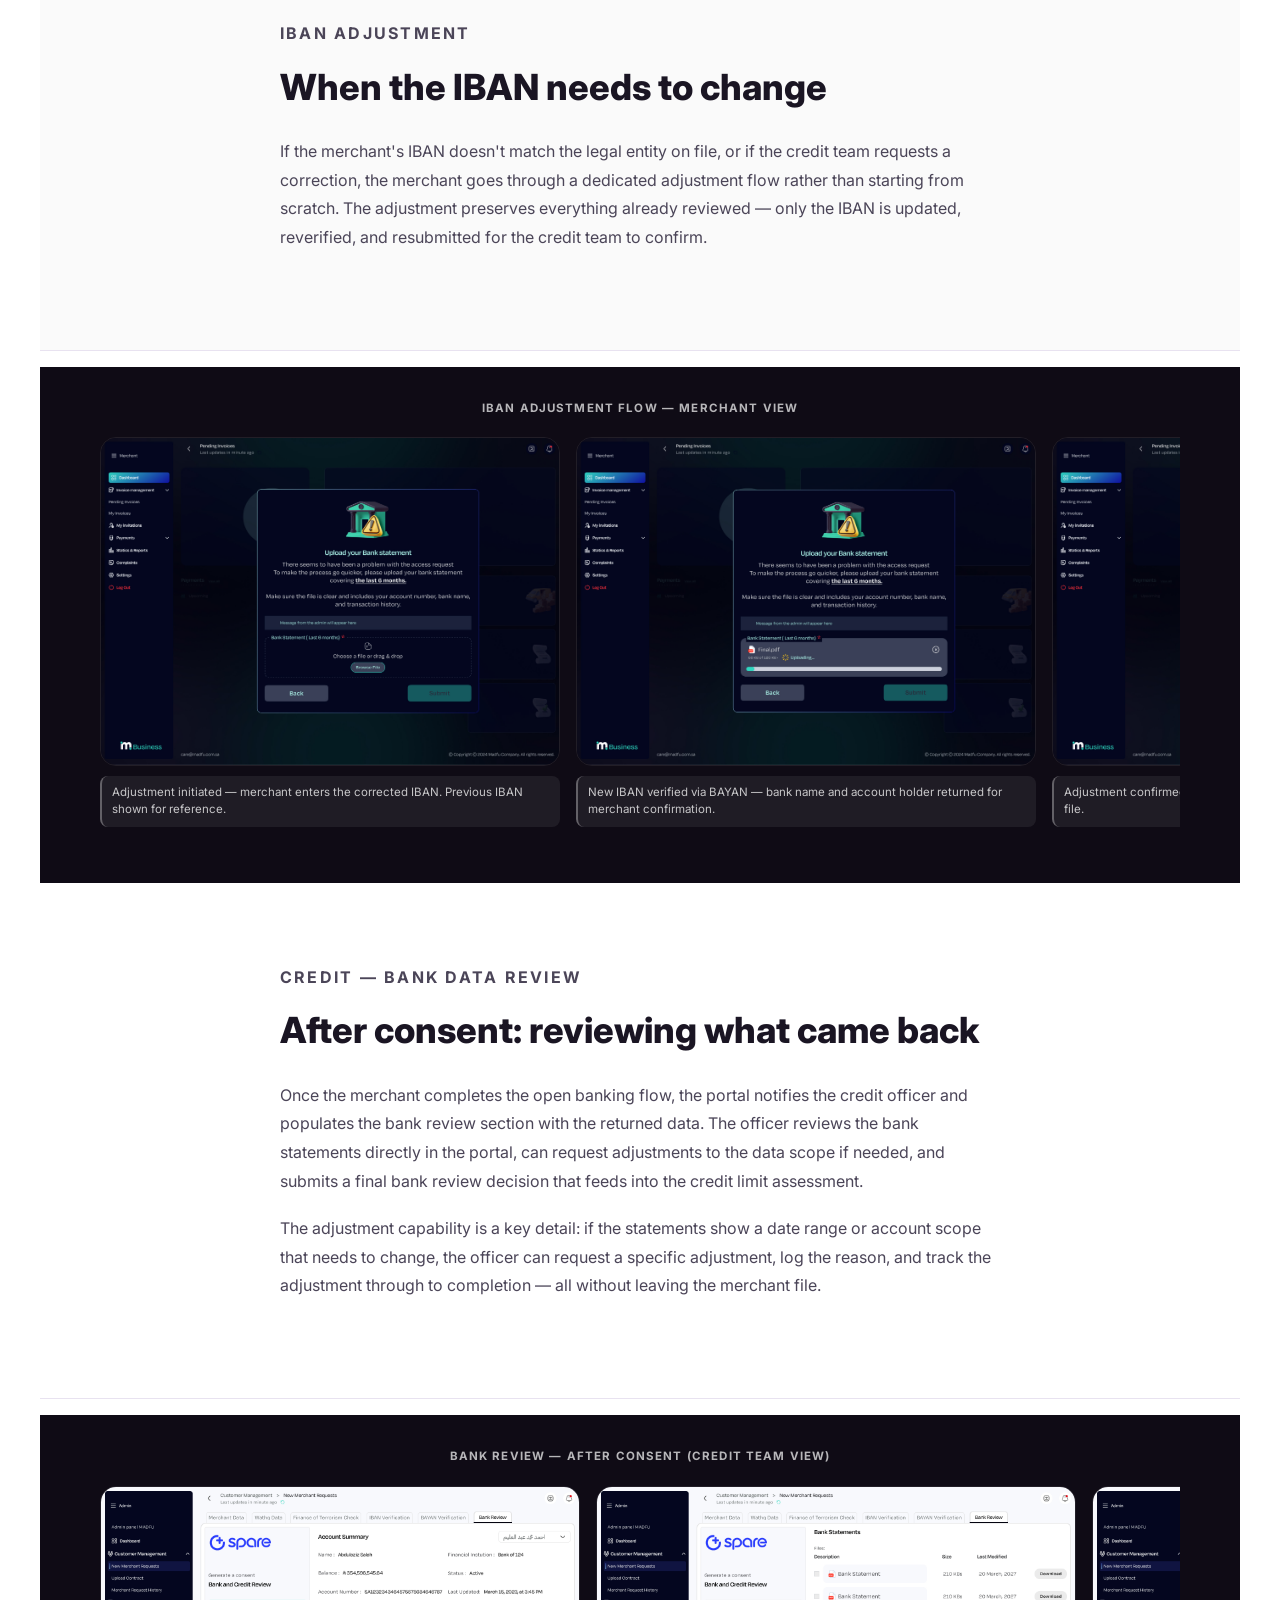
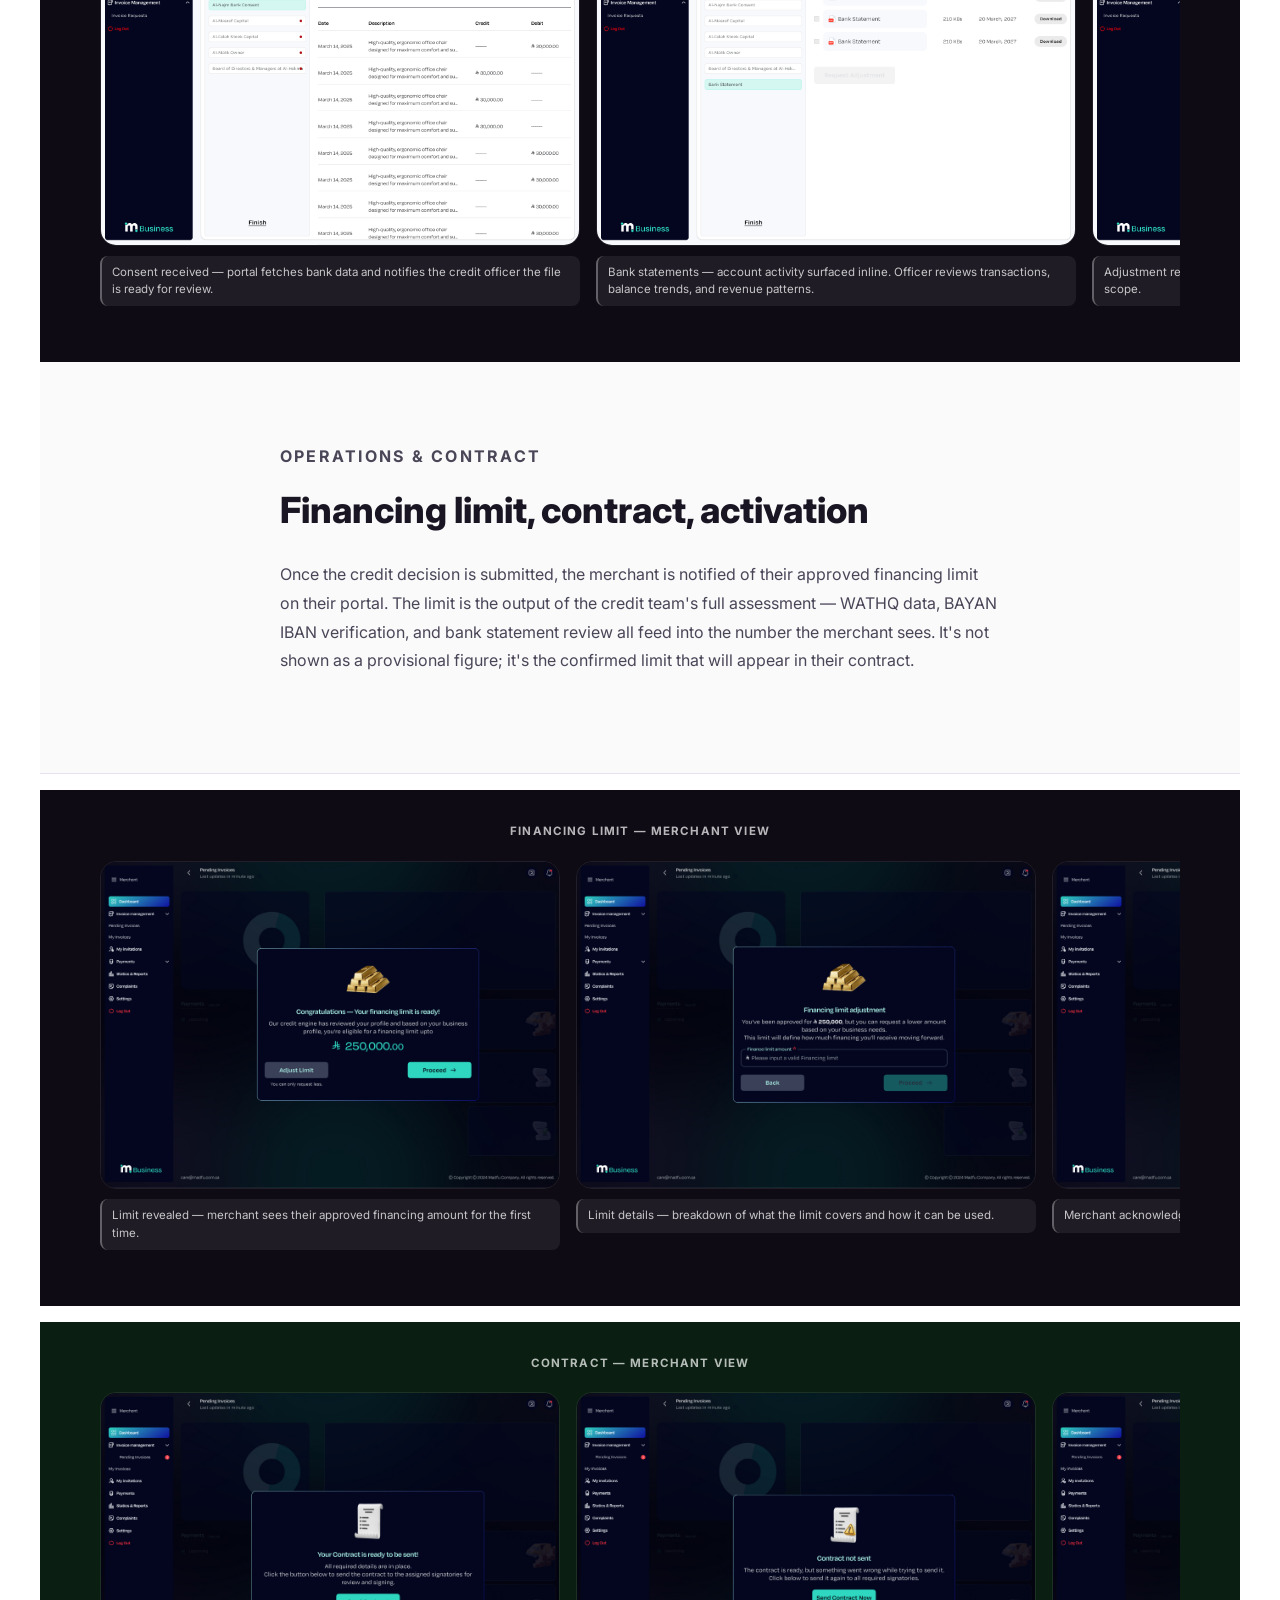
<file: MadfuApproval.html>
<!DOCTYPE html>
<html lang="en">
<head>
  <meta charset="UTF-8" />
  <link rel="icon" type="image/png" sizes="32x32" href="IMGs/Favicon.png?v=2" />
  <link rel="shortcut icon" href="IMGs/Favicon.png?v=2" />
  <link rel="apple-touch-icon" href="IMGs/Favicon.png?v=2" />
  <meta name="viewport" content="width=device-width, initial-scale=1.0" />
  <title>Madfu Business — The Merchant Approval Portal · Rana Allam</title>
  <link rel="stylesheet" href="styles.css" />
  <link rel="stylesheet" href="case-study.css" />
  <link rel="preconnect" href="https://fonts.googleapis.com" />
  <link rel="preconnect" href="https://fonts.gstatic.com" crossorigin />
  <link href="https://fonts.googleapis.com/css2?family=Inter:wght@400;500;600;700;800;900&display=swap" rel="stylesheet" />
  <script>
    if (sessionStorage.getItem('approval_unlocked') !== '1') {
      document.addEventListener('DOMContentLoaded', function () {
        document.getElementById('pw-gate').style.display = 'flex';
        document.getElementById('pw-input').focus();
      });
    }
    function checkPassword() {
      var val = document.getElementById('pw-input').value;
      if (val === 'dashboard') {
        sessionStorage.setItem('approval_unlocked', '1');
        document.getElementById('pw-gate').style.display = 'none';
      } else {
        document.getElementById('pw-error').style.display = 'block';
        document.getElementById('pw-input').style.borderColor = '#ff6b6b';
        document.getElementById('pw-input').value = '';
        document.getElementById('pw-input').focus();
      }
    }
  </script>
</head>
<body class="cs-page">

  <!-- ── PASSWORD GATE ── -->
  <div id="pw-gate" style="
    display: none;
    position: fixed; inset: 0; z-index: 9999;
    background: #0F0B15;
    flex-direction: column;
    align-items: center; justify-content: center;
    gap: 24px; padding: 24px;
  ">
    <img src="IMGs/Pasword.webp" alt="Rana Allam" style="height: 48px;" />
    <div style="text-align: center; max-width: 360px;">
      <h2 style="color: #fff; font-family: Inter, sans-serif; font-size: 1.25rem; font-weight: 700; margin: 0 0 8px;">Protected Case Study</h2>
      <p style="color: rgba(255,255,255,.5); font-family: Inter, sans-serif; font-size: .9rem; margin: 0 0 24px;">Enter the password to view this case study.</p>
      <input
        id="pw-input"
        type="password"
        placeholder="Password"
        autocomplete="current-password"
        style="
          width: 100%; box-sizing: border-box;
          padding: 12px 16px; border-radius: 10px;
          border: 1px solid rgba(255,255,255,.15);
          background: rgba(255,255,255,.06);
          color: #fff; font-family: Inter, sans-serif; font-size: 1rem;
          outline: none; margin-bottom: 12px;
          transition: border-color .2s;
        "
        onkeydown="if(event.key==='Enter') checkPassword()"
        onfocus="this.style.borderColor='#7B2FBE'"
        onblur="this.style.borderColor='rgba(255,255,255,.15)'"
      />
      <p id="pw-error" style="
        color: #ff6b6b; font-family: Inter, sans-serif;
        font-size: .85rem; margin: 0 0 12px; display: none;
      ">Incorrect password. Please try again.</p>
      <button
        onclick="checkPassword()"
        style="
          width: 100%; padding: 13px; border-radius: 10px;
          background: #7B2FBE; border: none; color: #fff;
          font-family: Inter, sans-serif; font-size: 1rem; font-weight: 600;
          cursor: pointer; transition: background .2s;
        "
        onmouseover="this.style.background='#9B4FDE'"
        onmouseout="this.style.background='#7B2FBE'"
      >Unlock</button>
    </div>
  </div>

  <!-- ── NAV ── -->
  <header class="nav">
    <a href="index.html" class="nav__logo">
      <img src="IMGs/My Logo@4x.webp" alt="Rana Allam" />
    </a>
    <nav class="nav__links">
      <a href="index.html">Home</a>
      <a href="index.html#work">Portfolio</a>
      <a href="#contact" class="btn btn--hire">Hire Me</a>
    </nav>
  </header>

  <!-- ── HERO ── -->
  <section class="cs-hero">
    <div class="cs-hero__inner">
      <div class="cs-hero__meta">
        <span class="cs-tag">Case Study</span>
        <span class="cs-tag cs-tag--dim">Fintech · B2B · Internal Tools</span>
      </div>
      <h1 class="cs-hero__title">Madfu Business — The Merchant Approval Portal</h1>
      <p class="cs-hero__sub">
        Four teams. One shared merchant file. Every team had different data needs, different authority levels, and different definitions of "done." The design problem wasn't just the interface — it was making four separate workflows feel like one coherent system.
      </p>

      <div class="cs-hero__stats">
        <div class="cs-stat">
          <span class="cs-stat__label">Teams Served</span>
          <span class="cs-stat__value cs-stat__value--purple">4</span>
        </div>
        <div class="cs-stat cs-stat--divider">
          <span class="cs-stat__label">API Integrations</span>
          <span class="cs-stat__value cs-stat__value--purple">3</span>
        </div>
        <div class="cs-stat cs-stat--divider">
          <span class="cs-stat__label">Decision Surfaces</span>
          <span class="cs-stat__value cs-stat__value--purple">4</span>
        </div>
        <div class="cs-stat cs-stat--divider">
          <span class="cs-stat__label">Outcome</span>
          <span class="cs-stat__value cs-stat__value--green" style="font-size:1.4rem; line-height:1.2;">Manual → Automated</span>
        </div>
      </div>

      <div class="cs-hero__details">
        <div>
          <span class="cs-detail__label">Company</span>
          <span class="cs-detail__value">Madfu Business (B2B)</span>
        </div>
        <div>
          <span class="cs-detail__label">My Role</span>
          <span class="cs-detail__value">Lead Product Designer</span>
        </div>
        <div>
          <span class="cs-detail__label">Platform</span>
          <span class="cs-detail__value">Internal Web Portal</span>
        </div>
        <div>
          <span class="cs-detail__label">Type</span>
          <span class="cs-detail__value">Internal Tooling, B2B</span>
        </div>
      </div>

      <a href="MadfuBusiness.html" class="cs-see-also">
        <span class="cs-see-also__icon">↩</span>
        See also: the merchant sign-up flow that feeds this system
      </a>
    </div>
  </section>

  <!-- ── COVER ── -->
  <div class="cs-full-image">
    <div class="img-ph img-ph--hero">Approval Portal — Hero Cover</div>
  </div>

  <article class="cs-body">

    <!-- ── 1. CONTEXT ── -->
    <section class="cs-section">
      <div class="cs-section__inner">
        <p class="cs-section__label">Context</p>
        <h2 class="cs-section__title">What was actually broken</h2>
        <p>When a merchant completed the sign-up flow, their application didn't land in a clean queue. It landed in a spreadsheet. Four different teams — Business Development, Compliance, Credit, and Operations — would pull from the same file, make notes in separate columns, send status updates over WhatsApp, and try to coordinate approvals across a process that had no single source of truth.</p>
        <p>The sign-up flow was designed to feel simple for the merchant. The approval process, by contrast, was entirely undesigned. Everyone had a workaround. Nobody had visibility into what the other teams had already checked. Applications stalled at handoffs. Merchants got approved or rejected without a clear audit trail of why.</p>
        <div class="cs-callout">
          <p>The design brief wasn't "build an admin panel." It was <strong>replace a four-team coordination system that was running entirely on spreadsheets and messaging apps.</strong></p>
        </div>
        <p>The goal was a single internal portal where each team could do their specific part of the review — see only what they needed, take only the actions they were authorized to take — while the system tracked the full picture automatically.</p>
      </div>
    </section>

    <!-- ── 2. THE FOUR TEAMS ── -->
    <section class="cs-section cs-section--alt">
      <div class="cs-section__inner">
        <p class="cs-section__label">Structure</p>
        <h2 class="cs-section__title">Four teams, one merchant file</h2>
        <p>Before designing anything, the work was mapping exactly what each team did, in what order, and what decisions they needed to make. Every team had a different relationship to the merchant's data.</p>
      </div>

      <div class="cs-flow-steps">

        <div class="cs-step">
          <div class="cs-step__number">1</div>
          <div class="cs-step__content">
            <p class="cs-step__title">Business Development</p>
            <p class="cs-step__desc">First contact. BD sees the full application, assigns ownership, tracks communication history, and decides whether the merchant clears the initial threshold before any compliance or credit work begins. If BD passes the application, it moves forward. If not, it stops here.</p>
          </div>
          <div class="cs-step__screen">
            <div class="img-ph img-ph--desktop">BD Team — Application Queue</div>
          </div>
        </div>

        <div class="cs-step">
          <div class="cs-step__number">2</div>
          <div class="cs-step__content">
            <p class="cs-step__title">Compliance</p>
            <p class="cs-step__desc">Document verification. Compliance enters through the same shared queue as the Credit team, then opens each merchant file to review the required documents against Saudi regulatory requirements. Each document gets an individual status. The merchant cannot proceed without full compliance sign-off.</p>
          </div>
          <div class="cs-step__screen">
            <figure class="cs-figure cs-figure--admin">
              <img src="Case%20Studies/Madfu%20B2b/Admin%20Portal/Merchant%20Onboarding/Credit%20Team/Onboarding%20Request/Table.jpg" alt="Shared application queue — Compliance and Credit" loading="lazy" />
            </figure>
          </div>
        </div>

        <div class="cs-step">
          <div class="cs-step__number">3</div>
          <div class="cs-step__content">
            <p class="cs-step__title">Credit</p>
            <p class="cs-step__desc">Financial assessment. Credit shares the same queue view as Compliance but opens a different set of panels inside each merchant file — WATHQ verification, IBAN check, open banking consent, and bank statement review — culminating in a credit limit decision tied to specific signatories.</p>
          </div>
          <div class="cs-step__screen">
            <figure class="cs-figure cs-figure--admin">
              <img src="Case%20Studies/Madfu%20B2b/Admin%20Portal/Merchant%20Onboarding/Credit%20Team/Onboarding%20Request/Table.jpg" alt="Shared application queue — Credit team" loading="lazy" />
            </figure>
          </div>
        </div>

        <div class="cs-step">
          <div class="cs-step__number">4</div>
          <div class="cs-step__content">
            <p class="cs-step__title">Operations</p>
            <p class="cs-step__desc">Final activation. Once all three prior teams have signed off, Operations generates the contract, dispatches it for e-signature, and activates the merchant account when everything is confirmed.</p>
          </div>
          <div class="cs-step__screen">
            <figure class="cs-figure cs-figure--merchant">
              <img src="Case%20Studies/Madfu%20B2b/Merchant%20Portal/Credit%20and%20Contract/Home/Pending/Contract.jpg" alt="Contract signing — merchant view" loading="lazy" />
            </figure>
          </div>
        </div>

      </div>
    </section>

    <!-- ── 3. BD ── -->
    <section class="cs-section">
      <div class="cs-section__inner">
        <p class="cs-section__label">Business Development</p>
        <h2 class="cs-section__title">The queue that didn't exist</h2>
        <p>The BD team's version of the spreadsheet workflow was the most chaotic. Applications came in with no structure. Ownership was informal — whoever noticed it first would pick it up. There was no way to know if a colleague had already started reviewing something, no way to track where a conversation with a merchant had gone, and no record of why an application had been held or rejected.</p>
        <p>The BD view in the portal was designed around two things: assignment and status. Every application is clearly owned. Every application has a visible stage in the overall pipeline. The BD team member can see their own queue, see unassigned applications, and access the full merchant profile. The initial pass/fail decision made by BD is documented. If BD rejects an application, the reason is recorded and the merchant is notified. If BD approves, the application advances automatically to the compliance queue.</p>
      </div>
      <div class="cs-images cs-images--2up cs-images--mt">
        <figure class="cs-figure">
          <div class="img-ph img-ph--desktop">BD — Application Queue &amp; Pipeline</div>
        </figure>
        <figure class="cs-figure">
          <div class="img-ph img-ph--desktop">BD — Merchant Profile Detail</div>
        </figure>
      </div>
    </section>

    <!-- ── 4. COMPLIANCE ── -->
    <section class="cs-section cs-section--alt">
      <div class="cs-section__inner">
        <p class="cs-section__label">Compliance</p>
        <h2 class="cs-section__title">Seven documents, one decision</h2>
        <p>Compliance review in the old system meant downloading attachments from a spreadsheet, opening them individually, checking each one against a mental checklist, and making a note in a cell. There was no standard for what "reviewed" meant, no record of who checked what, and no way to see if a document had been updated since the last review.</p>
        <p>Compliance and Credit both enter through the same shared queue table. Where they diverge is inside the merchant file: a compliance officer opens the documents tab, a credit officer opens the verification and banking tabs. The table is the same; the work they do from it is entirely separate.</p>
        <p>The compliance view within a merchant file is a document-by-document checklist with individual statuses. Each required document gets its own row: the file, the current status (pending, approved, rejected), and a notes field. The sign-off button only becomes active when every document has a final status — making the definition of "compliance review complete" unambiguous.</p>
      </div>
      <div class="cs-images cs-images--2up cs-images--mt">
        <figure class="cs-figure">
          <div class="img-ph img-ph--desktop">Compliance — Document List</div>
        </figure>
        <figure class="cs-figure">
          <div class="img-ph img-ph--desktop">Compliance — Document Review &amp; Sign-Off</div>
        </figure>
      </div>
    </section>

    <!-- ── 5. CREDIT ── -->
    <section class="cs-section">
      <div class="cs-section__inner">
        <p class="cs-section__label">Credit</p>
        <h2 class="cs-section__title">Risk assessment with live data</h2>
        <p>The Credit team's job is the most data-intensive step in the process. They're making a financial judgment about what the merchant can be trusted to borrow. That requires pulling data from two external government APIs, reviewing bank statements, and issuing a credit decision that has direct revenue implications.</p>
      </div>

      <!-- Application queue -->
      <div class="cs-images cs-images--mt" style="max-width: 1000px; margin-left: auto; margin-right: auto; padding: 0 5%;">
        <figure class="cs-figure cs-figure--admin">
          <img src="Case%20Studies/Madfu%20B2b/Admin%20Portal/Merchant%20Onboarding/Credit%20Team/Onboarding%20Request/Table.jpg" alt="Shared application queue — Compliance and Credit" loading="lazy" />
          <figcaption>The shared application queue — used by both Compliance and Credit. Same table, different panels when you open a merchant file.</figcaption>
        </figure>
      </div>

      <div class="cs-section__inner cs-section__inner--mt">
        <div class="cs-subsection">
          <h3 class="cs-subsection__title cs-subsection__title--top">Merchant Profile</h3>
          <p>When a credit officer opens a merchant application, they see the complete profile: general business information, document attachments, and the representative information pulled from the commercial registration. The portal surfaces two views of the representative data — one for LLC structures, one for sole proprietorships — because the required fields and signatory logic differ between them.</p>
        </div>
      </div>

      <div class="cs-images cs-images--2up cs-images--mt">
        <figure class="cs-figure cs-figure--admin">
          <img src="Case%20Studies/Madfu%20B2b/Admin%20Portal/Merchant%20Onboarding/Credit%20Team/Onboarding%20Request/Merchant%20Info/1.jpg" alt="Merchant general info panel" loading="lazy" />
          <figcaption>Merchant info tab — general business details</figcaption>
        </figure>
        <figure class="cs-figure cs-figure--admin">
          <img src="Case%20Studies/Madfu%20B2b/Admin%20Portal/Merchant%20Onboarding/Credit%20Team/Onboarding%20Request/Attachments.jpg" alt="Document attachments panel" loading="lazy" />
          <figcaption>Attachments panel — all submitted documents in one place</figcaption>
        </figure>
      </div>

      <div class="cs-images cs-images--2up cs-images--mt">
        <figure class="cs-figure cs-figure--admin">
          <img src="Case%20Studies/Madfu%20B2b/Admin%20Portal/Merchant%20Onboarding/Credit%20Team/Onboarding%20Request/Merchant%20Rep%20Information/2LLC.jpg" alt="LLC representative information" loading="lazy" />
          <figcaption>Representative information — LLC structure</figcaption>
        </figure>
        <figure class="cs-figure cs-figure--admin">
          <img src="Case%20Studies/Madfu%20B2b/Admin%20Portal/Merchant%20Onboarding/Credit%20Team/Onboarding%20Request/Merchant%20Rep%20Information/2Sole.jpg" alt="Sole proprietor representative information" loading="lazy" />
          <figcaption>Representative information — sole proprietorship</figcaption>
        </figure>
      </div>

      <div class="cs-section__inner cs-section__inner--mt">
        <div class="cs-subsection">
          <h3 class="cs-subsection__title">AML Check</h3>
          <p>Before any financial assessment begins, the system runs a terrorism financing and money laundering check against the merchant and their representatives. The result surfaces directly in the merchant file. A failed check blocks the credit decision from being submitted — there's no workaround, and no way to proceed without the flag being reviewed and cleared by the appropriate team.</p>
        </div>
      </div>

      <div class="cs-images cs-images--mt" style="max-width: 900px; margin-left: auto; margin-right: auto; padding: 0 5%;">
        <figure class="cs-figure cs-figure--admin">
          <img src="Case%20Studies/Madfu%20B2b/Admin%20Portal/Merchant%20Onboarding/Credit%20Team/Finance%20of%20Terrorism02.jpg" alt="AML and terrorism financing check" loading="lazy" />
          <figcaption>AML check — terrorism financing screen, surfaced inline within the merchant file</figcaption>
        </figure>
      </div>

      <div class="cs-section__inner cs-section__inner--mt">
        <div class="cs-subsection">
          <h3 class="cs-subsection__title">WATHQ — Live Company Verification</h3>
          <p>WATHQ is the Saudi government's commercial registry. The portal automatically pulls company data from WATHQ when a credit officer opens a merchant file — registered name, CR number, ownership structure, management and board, capital breakdown. The officer doesn't run a separate lookup; the data surfaces inline across five tabs, matched against what the merchant submitted. If there's a discrepancy, it's visible immediately.</p>
        </div>
      </div>
    </section>

    <!-- WATHQ flow strip -->
    <div class="cs-flow-strip">
      <p class="cs-flow-strip__label">WATHQ — live company data, five panels</p>
      <div class="cs-flow-strip__row">
        <div class="cs-flow-strip__item cs-flow-strip__item" style="flex: 0 0 480px;">
          <img src="Case%20Studies/Madfu%20B2b/Admin%20Portal/Merchant%20Onboarding/Credit%20Team/Watheq/Info%20%26%20Activities.jpg" alt="WATHQ — company info and activities" loading="lazy" style="aspect-ratio: 4/3; object-fit: cover; object-position: left top;" />
          <p class="cs-flow-strip__annotation">Company info &amp; business activities — registered name, CR number, legal structure, activity codes</p>
        </div>
        <div class="cs-flow-strip__item" style="flex: 0 0 480px;">
          <img src="Case%20Studies/Madfu%20B2b/Admin%20Portal/Merchant%20Onboarding/Credit%20Team/Watheq/Owner.jpg" alt="WATHQ — ownership structure" loading="lazy" style="aspect-ratio: 4/3; object-fit: cover; object-position: left top;" />
          <p class="cs-flow-strip__annotation">Ownership structure — shareholders, ownership percentages, and individual ID verification</p>
        </div>
        <div class="cs-flow-strip__item" style="flex: 0 0 480px;">
          <img src="Case%20Studies/Madfu%20B2b/Admin%20Portal/Merchant%20Onboarding/Credit%20Team/Watheq/Manager%20%26%20Board.jpg" alt="WATHQ — management and board" loading="lazy" style="aspect-ratio: 4/3; object-fit: cover; object-position: left top;" />
          <p class="cs-flow-strip__annotation">Management &amp; board — appointed managers, authorized signatories, board membership</p>
        </div>
        <div class="cs-flow-strip__item" style="flex: 0 0 480px;">
          <img src="Case%20Studies/Madfu%20B2b/Admin%20Portal/Merchant%20Onboarding/Credit%20Team/Watheq/Capital.jpg" alt="WATHQ — capital" loading="lazy" style="aspect-ratio: 4/3; object-fit: cover; object-position: left top;" />
          <p class="cs-flow-strip__annotation">Capital — registered capital amount and contribution breakdown</p>
        </div>
        <div class="cs-flow-strip__item" style="flex: 0 0 480px;">
          <img src="Case%20Studies/Madfu%20B2b/Admin%20Portal/Merchant%20Onboarding/Credit%20Team/Watheq/Stock%20Capital.jpg" alt="WATHQ — stock capital" loading="lazy" style="aspect-ratio: 4/3; object-fit: cover; object-position: left top;" />
          <p class="cs-flow-strip__annotation">Stock capital — share structure and allocation across owners</p>
        </div>
      </div>
    </div>

    <!-- Bank Review -->
    <section class="cs-section cs-section--alt">
      <div class="cs-section__inner">
        <div class="cs-subsection">
          <h3 class="cs-subsection__title cs-subsection__title--top">Bank Review — Requesting Open Banking Consent</h3>
          <p>Bank statement review works as a two-sided flow. The credit officer initiates it by generating an open banking consent link directly from the portal and sending it to the merchant. The merchant then completes their side — connecting their bank account via IBAN — and the portal returns the bank data automatically. The credit officer never needs to handle raw PDFs or manually log what they found.</p>
          <p>Before the merchant consents, the credit officer sees a set of clear states: no link sent yet, link generated and pending, link expired, merchant opted out, or skipped. Each state has a specific next action available.</p>
        </div>
      </div>
    </section>

    <!-- Before Consent flow strip -->
    <div class="cs-flow-strip">
      <p class="cs-flow-strip__label">Bank Review — Before Consent (Credit Team view)</p>
      <div class="cs-flow-strip__row">
        <div class="cs-flow-strip__item" style="flex: 0 0 480px;">
          <img src="Case%20Studies/Madfu%20B2b/Admin%20Portal/Merchant%20Onboarding/Credit%20Team/Bank%20Review/Before%20Consent/Default.jpg" alt="Bank review — default state" loading="lazy" style="aspect-ratio: 4/3; object-fit: cover; object-position: left top;" />
          <p class="cs-flow-strip__annotation">Default — no consent request sent yet. Credit officer can generate a link or skip this step.</p>
        </div>
        <div class="cs-flow-strip__item" style="flex: 0 0 480px;">
          <img src="Case%20Studies/Madfu%20B2b/Admin%20Portal/Merchant%20Onboarding/Credit%20Team/Bank%20Review/Before%20Consent/Generated.jpg" alt="Bank review — consent link generated" loading="lazy" style="aspect-ratio: 4/3; object-fit: cover; object-position: left top;" />
          <p class="cs-flow-strip__annotation">Generated — link sent to merchant. Portal shows sent status and timestamp while waiting for consent.</p>
        </div>
        <div class="cs-flow-strip__item" style="flex: 0 0 480px;">
          <img src="Case%20Studies/Madfu%20B2b/Admin%20Portal/Merchant%20Onboarding/Credit%20Team/Bank%20Review/Before%20Consent/Expired.jpg" alt="Bank review — consent link expired" loading="lazy" style="aspect-ratio: 4/3; object-fit: cover; object-position: left top;" />
          <p class="cs-flow-strip__annotation">Expired — link timed out. Officer can regenerate and resend without losing any other review progress.</p>
        </div>
        <div class="cs-flow-strip__item" style="flex: 0 0 480px;">
          <img src="Case%20Studies/Madfu%20B2b/Admin%20Portal/Merchant%20Onboarding/Credit%20Team/Bank%20Review/Before%20Consent/Opt%20Out.jpg" alt="Bank review — merchant opted out" loading="lazy" style="aspect-ratio: 4/3; object-fit: cover; object-position: left top;" />
          <p class="cs-flow-strip__annotation">Opted out — merchant declined open banking. This is a logged state; the team manually reviews uploaded bank statements instead.</p>
        </div>
        <div class="cs-flow-strip__item" style="flex: 0 0 480px;">
          <img src="Case%20Studies/Madfu%20B2b/Admin%20Portal/Merchant%20Onboarding/Credit%20Team/Bank%20Review/Before%20Consent/Skip.jpg" alt="Bank review — step skipped" loading="lazy" style="aspect-ratio: 4/3; object-fit: cover; object-position: left top;" />
          <p class="cs-flow-strip__annotation">Skipped — officer proceeds without open banking. A flag is attached to the merchant file for audit purposes.</p>
        </div>
      </div>
    </div>

    <!-- Merchant side: IBAN flow -->
    <section class="cs-section">
      <div class="cs-section__inner">
        <p class="cs-section__label">Merchant View</p>
        <h2 class="cs-section__title">What the merchant sees: IBAN &amp; open banking</h2>
        <p>When the credit officer generates the consent link, the merchant receives it on their portal. They go through a structured IBAN verification and open banking consent flow — entering their IBAN, confirming their bank, and authorizing the data connection. The merchant never speaks to the credit team directly; the portal handles the entire exchange.</p>
        <p>If the IBAN doesn't match or needs to be corrected, there's a dedicated adjustment flow — not an error state with nowhere to go, but a clear path to resubmit with the correct information.</p>
      </div>
    </section>

    <!-- IBAN flow strip -->
    <div class="cs-flow-strip">
      <p class="cs-flow-strip__label">IBAN &amp; Open Banking — Merchant view</p>
      <div class="cs-flow-strip__row">
        <div class="cs-flow-strip__item" style="flex: 0 0 460px;">
          <img src="Case%20Studies/Madfu%20B2b/Merchant%20Portal/Open%20Banking/Home/Pending/IBAN/1.0.jpg" alt="IBAN entry step 1" loading="lazy" style="aspect-ratio: 7/5; object-fit: cover; object-position: left top;" />
          <p class="cs-flow-strip__annotation">Step 1 — Merchant enters IBAN. The field validates format in real time before submission.</p>
        </div>
        <div class="cs-flow-strip__item" style="flex: 0 0 460px;">
          <img src="Case%20Studies/Madfu%20B2b/Merchant%20Portal/Open%20Banking/Home/Pending/IBAN/1.1.0.jpg" alt="IBAN verification" loading="lazy" style="aspect-ratio: 7/5; object-fit: cover; object-position: left top;" />
          <p class="cs-flow-strip__annotation">IBAN submitted — system verifies against BAYAN and returns bank name and account holder for merchant to confirm.</p>
        </div>
        <div class="cs-flow-strip__item" style="flex: 0 0 460px;">
          <img src="Case%20Studies/Madfu%20B2b/Merchant%20Portal/Open%20Banking/Home/Pending/IBAN/1.1.1.jpg" alt="IBAN confirmed" loading="lazy" style="aspect-ratio: 7/5; object-fit: cover; object-position: left top;" />
          <p class="cs-flow-strip__annotation">IBAN confirmed — merchant proceeds to open banking consent step.</p>
        </div>
        <div class="cs-flow-strip__item" style="flex: 0 0 460px;">
          <img src="Case%20Studies/Madfu%20B2b/Merchant%20Portal/Open%20Banking/Home/Pending/IBAN/2.jpg" alt="Open banking consent" loading="lazy" style="aspect-ratio: 7/5; object-fit: cover; object-position: left top;" />
          <p class="cs-flow-strip__annotation">Open banking consent — merchant reviews data scope and authorizes the connection to their bank.</p>
        </div>
        <div class="cs-flow-strip__item" style="flex: 0 0 460px;">
          <img src="Case%20Studies/Madfu%20B2b/Merchant%20Portal/Open%20Banking/Home/Pending/IBAN/2.1.jpg" alt="Consent confirmed" loading="lazy" style="aspect-ratio: 7/5; object-fit: cover; object-position: left top;" />
          <p class="cs-flow-strip__annotation">Consent given — bank data connection authorized. Merchant is done; credit team is notified automatically.</p>
        </div>
        <div class="cs-flow-strip__item" style="flex: 0 0 460px;">
          <img src="Case%20Studies/Madfu%20B2b/Merchant%20Portal/Open%20Banking/Home/Pending/IBAN/2.2.jpg" alt="Open banking complete" loading="lazy" style="aspect-ratio: 7/5; object-fit: cover; object-position: left top;" />
          <p class="cs-flow-strip__annotation">Complete — merchant sees confirmation. No bank credentials were shared; the connection uses open banking protocols.</p>
        </div>
      </div>
    </div>

    <!-- IBAN Adjustment flow -->
    <section class="cs-section cs-section--alt">
      <div class="cs-section__inner">
        <p class="cs-section__label">IBAN Adjustment</p>
        <h2 class="cs-section__title">When the IBAN needs to change</h2>
        <p>If the merchant's IBAN doesn't match the legal entity on file, or if the credit team requests a correction, the merchant goes through a dedicated adjustment flow rather than starting from scratch. The adjustment preserves everything already reviewed — only the IBAN is updated, reverified, and resubmitted for the credit team to confirm.</p>
      </div>
    </section>

    <!-- Adjustment IBAN strip -->
    <div class="cs-flow-strip">
      <p class="cs-flow-strip__label">IBAN Adjustment flow — Merchant view</p>
      <div class="cs-flow-strip__row">
        <div class="cs-flow-strip__item" style="flex: 0 0 460px;">
          <img src="Case%20Studies/Madfu%20B2b/Merchant%20Portal/Open%20Banking/Home/Pending/AdjustmentIBAN/2.jpg" alt="IBAN adjustment — step 1" loading="lazy" style="aspect-ratio: 7/5; object-fit: cover; object-position: left top;" />
          <p class="cs-flow-strip__annotation">Adjustment initiated — merchant enters the corrected IBAN. Previous IBAN shown for reference.</p>
        </div>
        <div class="cs-flow-strip__item" style="flex: 0 0 460px;">
          <img src="Case%20Studies/Madfu%20B2b/Merchant%20Portal/Open%20Banking/Home/Pending/AdjustmentIBAN/2.1.jpg" alt="IBAN adjustment — verification" loading="lazy" style="aspect-ratio: 7/5; object-fit: cover; object-position: left top;" />
          <p class="cs-flow-strip__annotation">New IBAN verified via BAYAN — bank name and account holder returned for merchant confirmation.</p>
        </div>
        <div class="cs-flow-strip__item" style="flex: 0 0 460px;">
          <img src="Case%20Studies/Madfu%20B2b/Merchant%20Portal/Open%20Banking/Home/Pending/AdjustmentIBAN/2.1.5.jpg" alt="IBAN adjustment — confirmed" loading="lazy" style="aspect-ratio: 7/5; object-fit: cover; object-position: left top;" />
          <p class="cs-flow-strip__annotation">Adjustment confirmed — new IBAN replaces the previous one in the merchant file.</p>
        </div>
        <div class="cs-flow-strip__item" style="flex: 0 0 460px;">
          <img src="Case%20Studies/Madfu%20B2b/Merchant%20Portal/Open%20Banking/Home/Pending/AdjustmentIBAN/2.2-1.jpg" alt="IBAN adjustment — complete" loading="lazy" style="aspect-ratio: 7/5; object-fit: cover; object-position: left top;" />
          <p class="cs-flow-strip__annotation">Complete — credit team is notified of the update and can re-review the banking data.</p>
        </div>
      </div>
    </div>

    <!-- After Consent -->
    <section class="cs-section">
      <div class="cs-section__inner">
        <p class="cs-section__label">Credit — Bank Data Review</p>
        <h2 class="cs-section__title">After consent: reviewing what came back</h2>
        <p>Once the merchant completes the open banking flow, the portal notifies the credit officer and populates the bank review section with the returned data. The officer reviews the bank statements directly in the portal, can request adjustments to the data scope if needed, and submits a final bank review decision that feeds into the credit limit assessment.</p>
        <p>The adjustment capability is a key detail: if the statements show a date range or account scope that needs to change, the officer can request a specific adjustment, log the reason, and track the adjustment through to completion — all without leaving the merchant file.</p>
      </div>
    </section>

    <!-- After Consent strip -->
    <div class="cs-flow-strip">
      <p class="cs-flow-strip__label">Bank Review — After Consent (Credit Team view)</p>
      <div class="cs-flow-strip__row">
        <div class="cs-flow-strip__item" style="flex: 0 0 480px;">
          <img src="Case%20Studies/Madfu%20B2b/Admin%20Portal/Merchant%20Onboarding/Credit%20Team/Bank%20Review/After%20Consent/Default.jpg" alt="After consent — default" loading="lazy" style="aspect-ratio: 4/3; object-fit: cover; object-position: left top;" />
          <p class="cs-flow-strip__annotation">Consent received — portal fetches bank data and notifies the credit officer the file is ready for review.</p>
        </div>
        <div class="cs-flow-strip__item" style="flex: 0 0 480px;">
          <img src="Case%20Studies/Madfu%20B2b/Admin%20Portal/Merchant%20Onboarding/Credit%20Team/Bank%20Review/After%20Consent/BankStatement.jpg" alt="Bank statement review" loading="lazy" style="aspect-ratio: 4/3; object-fit: cover; object-position: left top;" />
          <p class="cs-flow-strip__annotation">Bank statements — account activity surfaced inline. Officer reviews transactions, balance trends, and revenue patterns.</p>
        </div>
        <div class="cs-flow-strip__item" style="flex: 0 0 480px;">
          <img src="Case%20Studies/Madfu%20B2b/Admin%20Portal/Merchant%20Onboarding/Credit%20Team/Bank%20Review/After%20Consent/BankStatement-Adjust.jpg" alt="Requesting bank statement adjustment" loading="lazy" style="aspect-ratio: 4/3; object-fit: cover; object-position: left top;" />
          <p class="cs-flow-strip__annotation">Adjustment requested — officer specifies what needs to change in the bank data scope.</p>
        </div>
        <div class="cs-flow-strip__item" style="flex: 0 0 480px;">
          <img src="Case%20Studies/Madfu%20B2b/Admin%20Portal/Merchant%20Onboarding/Credit%20Team/Bank%20Review/After%20Consent/BankStatement-Adjust%20Reason.jpg" alt="Adjustment reason" loading="lazy" style="aspect-ratio: 4/3; object-fit: cover; object-position: left top;" />
          <p class="cs-flow-strip__annotation">Reason logged — adjustment reason is required and becomes part of the merchant's permanent audit trail.</p>
        </div>
        <div class="cs-flow-strip__item" style="flex: 0 0 480px;">
          <img src="Case%20Studies/Madfu%20B2b/Admin%20Portal/Merchant%20Onboarding/Credit%20Team/Bank%20Review/After%20Consent/BankStatement-AdjustSent.jpg" alt="Adjustment sent" loading="lazy" style="aspect-ratio: 4/3; object-fit: cover; object-position: left top;" />
          <p class="cs-flow-strip__annotation">Sent — merchant notified. Portal shows pending status while the adjustment is in progress.</p>
        </div>
        <div class="cs-flow-strip__item" style="flex: 0 0 480px;">
          <img src="Case%20Studies/Madfu%20B2b/Admin%20Portal/Merchant%20Onboarding/Credit%20Team/Bank%20Review/After%20Consent/Finish-Pending.jpg" alt="Review complete — pending decision" loading="lazy" style="aspect-ratio: 4/3; object-fit: cover; object-position: left top;" />
          <p class="cs-flow-strip__annotation">Pending decision — bank review complete, waiting for credit officer to submit the final assessment.</p>
        </div>
        <div class="cs-flow-strip__item" style="flex: 0 0 480px;">
          <img src="Case%20Studies/Madfu%20B2b/Admin%20Portal/Merchant%20Onboarding/Credit%20Team/Bank%20Review/After%20Consent/Finish.jpg" alt="Bank review finished" loading="lazy" style="aspect-ratio: 4/3; object-fit: cover; object-position: left top;" />
          <p class="cs-flow-strip__annotation">Finished — bank review decision submitted. Application advances automatically to the credit limit step.</p>
        </div>
      </div>
    </div>

    <!-- ── 6. OPERATIONS ── -->
    <section class="cs-section cs-section--alt">
      <div class="cs-section__inner">
        <p class="cs-section__label">Operations &amp; Contract</p>
        <h2 class="cs-section__title">Financing limit, contract, activation</h2>
        <p>Once the credit decision is submitted, the merchant is notified of their approved financing limit on their portal. The limit is the output of the credit team's full assessment — WATHQ data, BAYAN IBAN verification, and bank statement review all feed into the number the merchant sees. It's not shown as a provisional figure; it's the confirmed limit that will appear in their contract.</p>
      </div>
    </section>

    <!-- Financing Limit strip -->
    <div class="cs-flow-strip">
      <p class="cs-flow-strip__label">Financing Limit — Merchant view</p>
      <div class="cs-flow-strip__row">
        <div class="cs-flow-strip__item" style="flex: 0 0 460px;">
          <img src="Case%20Studies/Madfu%20B2b/Merchant%20Portal/Credit%20and%20Contract/Home/Pending/Financing%20Limit/1.jpg" alt="Financing limit — step 1" loading="lazy" style="aspect-ratio: 7/5; object-fit: cover; object-position: left top;" />
          <p class="cs-flow-strip__annotation">Limit revealed — merchant sees their approved financing amount for the first time.</p>
        </div>
        <div class="cs-flow-strip__item" style="flex: 0 0 460px;">
          <img src="Case%20Studies/Madfu%20B2b/Merchant%20Portal/Credit%20and%20Contract/Home/Pending/Financing%20Limit/2.jpg" alt="Financing limit — step 2" loading="lazy" style="aspect-ratio: 7/5; object-fit: cover; object-position: left top;" />
          <p class="cs-flow-strip__annotation">Limit details — breakdown of what the limit covers and how it can be used.</p>
        </div>
        <div class="cs-flow-strip__item" style="flex: 0 0 460px;">
          <img src="Case%20Studies/Madfu%20B2b/Merchant%20Portal/Credit%20and%20Contract/Home/Pending/Financing%20Limit/2-1.jpg" alt="Financing limit — confirmation" loading="lazy" style="aspect-ratio: 7/5; object-fit: cover; object-position: left top;" />
          <p class="cs-flow-strip__annotation">Merchant acknowledges the limit before proceeding to contract review.</p>
        </div>
        <div class="cs-flow-strip__item" style="flex: 0 0 460px;">
          <img src="Case%20Studies/Madfu%20B2b/Merchant%20Portal/Credit%20and%20Contract/Home/Pending/Financing%20Limit/2.5.jpg" alt="Financing limit — final step" loading="lazy" style="aspect-ratio: 7/5; object-fit: cover; object-position: left top;" />
          <p class="cs-flow-strip__annotation">Confirmed — merchant proceeds to the contract, generated with the approved limit pre-filled.</p>
        </div>
      </div>
    </div>

    <!-- Contract strip -->
    <div class="cs-flow-strip cs-flow-strip--after">
      <p class="cs-flow-strip__label">Contract — Merchant view</p>
      <div class="cs-flow-strip__row">
        <div class="cs-flow-strip__item" style="flex: 0 0 460px;">
          <img src="Case%20Studies/Madfu%20B2b/Merchant%20Portal/Credit%20and%20Contract/Home/Pending/Contract.jpg" alt="Contract — review" loading="lazy" style="aspect-ratio: 7/5; object-fit: cover; object-position: left top;" />
          <p class="cs-flow-strip__annotation">Contract displayed — auto-filled with legal entity name, IBAN, credit limit, and signatory details from the merchant file.</p>
        </div>
        <div class="cs-flow-strip__item" style="flex: 0 0 460px;">
          <img src="Case%20Studies/Madfu%20B2b/Merchant%20Portal/Credit%20and%20Contract/Home/Pending/Contract-1.jpg" alt="Contract — signing" loading="lazy" style="aspect-ratio: 7/5; object-fit: cover; object-position: left top;" />
          <p class="cs-flow-strip__annotation">E-signature — merchant signs the contract digitally. No printing, no scanning, no back-and-forth over email.</p>
        </div>
        <div class="cs-flow-strip__item" style="flex: 0 0 460px;">
          <img src="Case%20Studies/Madfu%20B2b/Merchant%20Portal/Credit%20and%20Contract/Home/Pending/ContractSuccess.jpg" alt="Contract signed — success" loading="lazy" style="aspect-ratio: 7/5; object-fit: cover; object-position: left top;" />
          <p class="cs-flow-strip__annotation">Signed — contract confirmed. Operations activates the account. The merchant is ready to use Madfu Business.</p>
        </div>
      </div>
    </div>

    <!-- ── 7. WHAT MADE THIS HARD ── -->
    <section class="cs-section">
      <div class="cs-section__inner">
        <p class="cs-section__label">Design Challenges</p>
        <h2 class="cs-section__title">What made this hard to design</h2>

        <div class="cs-subsection" style="margin-top: 32px;">
          <h3 class="cs-subsection__title cs-subsection__title--top">Designing a two-sided flow without a seam</h3>
          <p>The open banking step is the most visible example of the two-surface structure: the credit officer sends a request, the merchant completes their side, and the portal updates the credit team's view automatically. From both sides, the experience feels like a single linear process. Underneath, it's a handoff between two completely separate surfaces that have to stay in sync without either party waiting, polling, or chasing the other through a messaging app.</p>
        </div>

        <div class="cs-subsection">
          <h3 class="cs-subsection__title">Permissions without confusion</h3>
          <p>Each team can only take actions appropriate to their stage. BD can assign and pass or reject. Compliance can approve or reject documents. Credit can run verifications and submit a decision. Operations can generate contracts and activate accounts. But the merchant's file — the same underlying data — has to be visible to all of them in a way that feels complete, not redacted. The solution was a single merchant record with role-scoped action panels. The data is shared; the actions aren't.</p>
        </div>

        <div class="cs-subsection">
          <h3 class="cs-subsection__title">Making the audit trail effortless</h3>
          <p>Compliance requirements meant that every decision had to be logged with a timestamp and the identity of the person who made it. In the portal, the audit trail is automatic. Every status change, every document approval, every adjustment reason, every credit decision is logged without the team member needing to do anything beyond the action itself. The logging is invisible — it happens in the background. What the team member sees is a clean interface for doing their job.</p>
        </div>

        <div class="cs-callout">
          <p>The hardest design challenge wasn't any one screen. It was making sure that <strong>every team always knew exactly where the application stood, without needing to ask anyone.</strong></p>
        </div>

      </div>
    </section>

    <!-- ── 8. RESILIENCE ── -->
    <section class="cs-section cs-section--resilience">
      <div class="cs-section__inner">
        <p class="cs-section__label cs-section__label--light">System Resilience</p>
        <h2 class="cs-section__title cs-section__title--light">Designing for the moments it breaks</h2>
        <p>An internal tool handling financial approvals and regulatory documents cannot treat error states as edge cases. API calls fail. Consent links expire. Identity checks return mismatches. The portal had to handle all of these without leaving a team member stranded mid-review — and without blocking the entire workflow when only one part of it has a problem.</p>

        <div class="cs-subsection" style="margin-top: 32px;">
          <h3 class="cs-subsection__title">API failure — open banking consent</h3>
          <p>If the open banking API fails when the credit officer tries to generate a consent link, the portal shows a specific error state with a retry action — not a generic message, not a blank panel. The failure is logged. The officer can retry immediately or continue with the manual bank statement review path. A failed API call doesn't block the credit review; it creates a logged flag requiring manual confirmation before the credit decision can be submitted.</p>
        </div>
      </div>

      <div class="cs-images cs-images--2up cs-images--mt">
        <figure class="cs-figure cs-figure--admin">
          <img src="Case%20Studies/Madfu%20B2b/Admin%20Portal/Merchant%20Onboarding/Credit%20Team/Bank%20Review/Before%20Consent/API%20Error.jpg" alt="Open banking API error state" loading="lazy" />
          <figcaption>API Error — consent link generation failed. Specific error message, retry action, and fallback path all visible.</figcaption>
        </figure>
        <figure class="cs-figure cs-figure--admin">
          <img src="Case%20Studies/Madfu%20B2b/Admin%20Portal/Merchant%20Onboarding/Credit%20Team/Bank%20Review/Before%20Consent/Expired.jpg" alt="Consent link expired state" loading="lazy" />
          <figcaption>Expired — consent link timed out before the merchant completed it. One-click regeneration, no data lost.</figcaption>
        </figure>
      </div>

      <div class="cs-section__inner cs-section__inner--mt">
        <div class="cs-subsection">
          <h3 class="cs-subsection__title">Bank data errors after consent</h3>
          <p>After the merchant consents, the bank data return can fail for several reasons — a connection timeout, an unsupported account type, or a data format issue from the bank. These aren't presented as dead ends. The portal shows the specific error with a clear explanation and the available recovery actions: retry the data pull, request a different account, or fall back to manual statement review. The credit review is not blocked. Only the automated data pull is in a failed state, and there's always a manual path forward.</p>
        </div>
      </div>

      <div class="cs-images cs-images--2up cs-images--mt">
        <figure class="cs-figure cs-figure--admin">
          <img src="Case%20Studies/Madfu%20B2b/Admin%20Portal/Merchant%20Onboarding/Credit%20Team/Bank%20Review/After%20Consent/Error.jpg" alt="Bank data error state" loading="lazy" />
          <figcaption>Bank data error — data pull failed after consent. Specific error type shown with available next actions.</figcaption>
        </figure>
        <figure class="cs-figure cs-figure--admin">
          <img src="Case%20Studies/Madfu%20B2b/Admin%20Portal/Merchant%20Onboarding/Credit%20Team/Bank%20Review/After%20Consent/Error2.jpg" alt="Bank data error variant" loading="lazy" />
          <figcaption>Secondary error state — different failure mode, same principle: specific message and a clear path forward.</figcaption>
        </figure>
      </div>

      <div class="cs-section__inner cs-section__inner--mt">
        <div class="cs-subsection">
          <h3 class="cs-subsection__title">Identity verification failures</h3>
          <p>The AZM identity verification check can fail for the merchant's authorized representatives — this is distinct from the AML check and can happen due to mismatches between the submitted ID and the commercial registration data. The portal shows separate failure states for LLC structures (where multiple representatives may need to be verified) and sole proprietorships (single owner). In both cases, the failure is specific: which representative failed, why, and what the credit officer needs to do next.</p>
        </div>
      </div>

      <div class="cs-images cs-images--2up cs-images--mt">
        <figure class="cs-figure cs-figure--admin">
          <img src="Case%20Studies/Madfu%20B2b/Admin%20Portal/Merchant%20Onboarding/Credit%20Team/Onboarding%20Request/Merchant%20Rep%20Information/AzmFailLLC.jpg" alt="AZM identity check failure — LLC" loading="lazy" />
          <figcaption>AZM failure — LLC structure. Specific representative highlighted, failure reason shown, action required indicated.</figcaption>
        </figure>
        <figure class="cs-figure cs-figure--admin">
          <img src="Case%20Studies/Madfu%20B2b/Admin%20Portal/Merchant%20Onboarding/Credit%20Team/Onboarding%20Request/Merchant%20Rep%20Information/AzmFailSole.jpg" alt="AZM identity check failure — sole proprietor" loading="lazy" />
          <figcaption>AZM failure — sole proprietorship. Single owner highlighted, same structured failure treatment.</figcaption>
        </figure>
      </div>

      <div class="cs-section__inner cs-section__inner--mt">
        <div class="cs-callout">
          <p>Error states were treated as first-class design problems. <strong>Every broken state has a recovery path. No broken state leaves the team member without a next action.</strong></p>
        </div>
      </div>
    </section>

    <!-- ── REFLECTION ── -->
    <section class="cs-section cs-section--dark">
      <div class="cs-section__inner">
        <p class="cs-section__label cs-section__label--light">Reflection</p>
        <h2 class="cs-section__title cs-section__title--light">What this project was really about</h2>
        <p class="cs-outcome__note">Internal tools don't get praised for being beautiful. They get evaluated by whether the people who use them every day feel like the tool is helping or getting in the way. The benchmark for the approval portal was never aesthetics — it was whether a credit officer could open a merchant file, run a WATHQ check, send a consent link, review the returned bank statements, and submit a credit decision without switching tabs, sending a message, or losing track of what was still outstanding.</p>

        <div class="cs-callout" style="background: rgba(255,255,255,.06); border-left-color: rgba(255,255,255,.3);">
          <p style="color: rgba(255,255,255,.9) !important;">The merchant doesn't see this portal. They see a clean sign-up flow and a notification when they're approved. <strong style="color: #fff !important;">The approval portal is the invisible infrastructure that makes that experience possible.</strong></p>
        </div>

        <p>Four teams with separate workflows, separate data needs, and separate authority levels now work from a single system. The open banking handoff that used to require a phone call and a PDF attachment is a two-sided flow that completes itself. The audit trail writes itself. The handoffs happen without WhatsApp messages. The complexity didn't go away — it got absorbed by the design, so the people using the system don't have to manage it manually.</p>
      </div>
    </section>

  </article>

  <!-- ── NEXT PROJECT ── -->
  <div class="cs-next" id="contact">
    <p class="cs-next__label">Next Case Study</p>
    <h2 class="cs-next__title">Madfu — Redesigning the KYC &amp; Sign-Up Flow</h2>
    <a href="KYC.html" class="btn btn--primary">View Case Study →</a>
  </div>

</body>
</html>
</file>
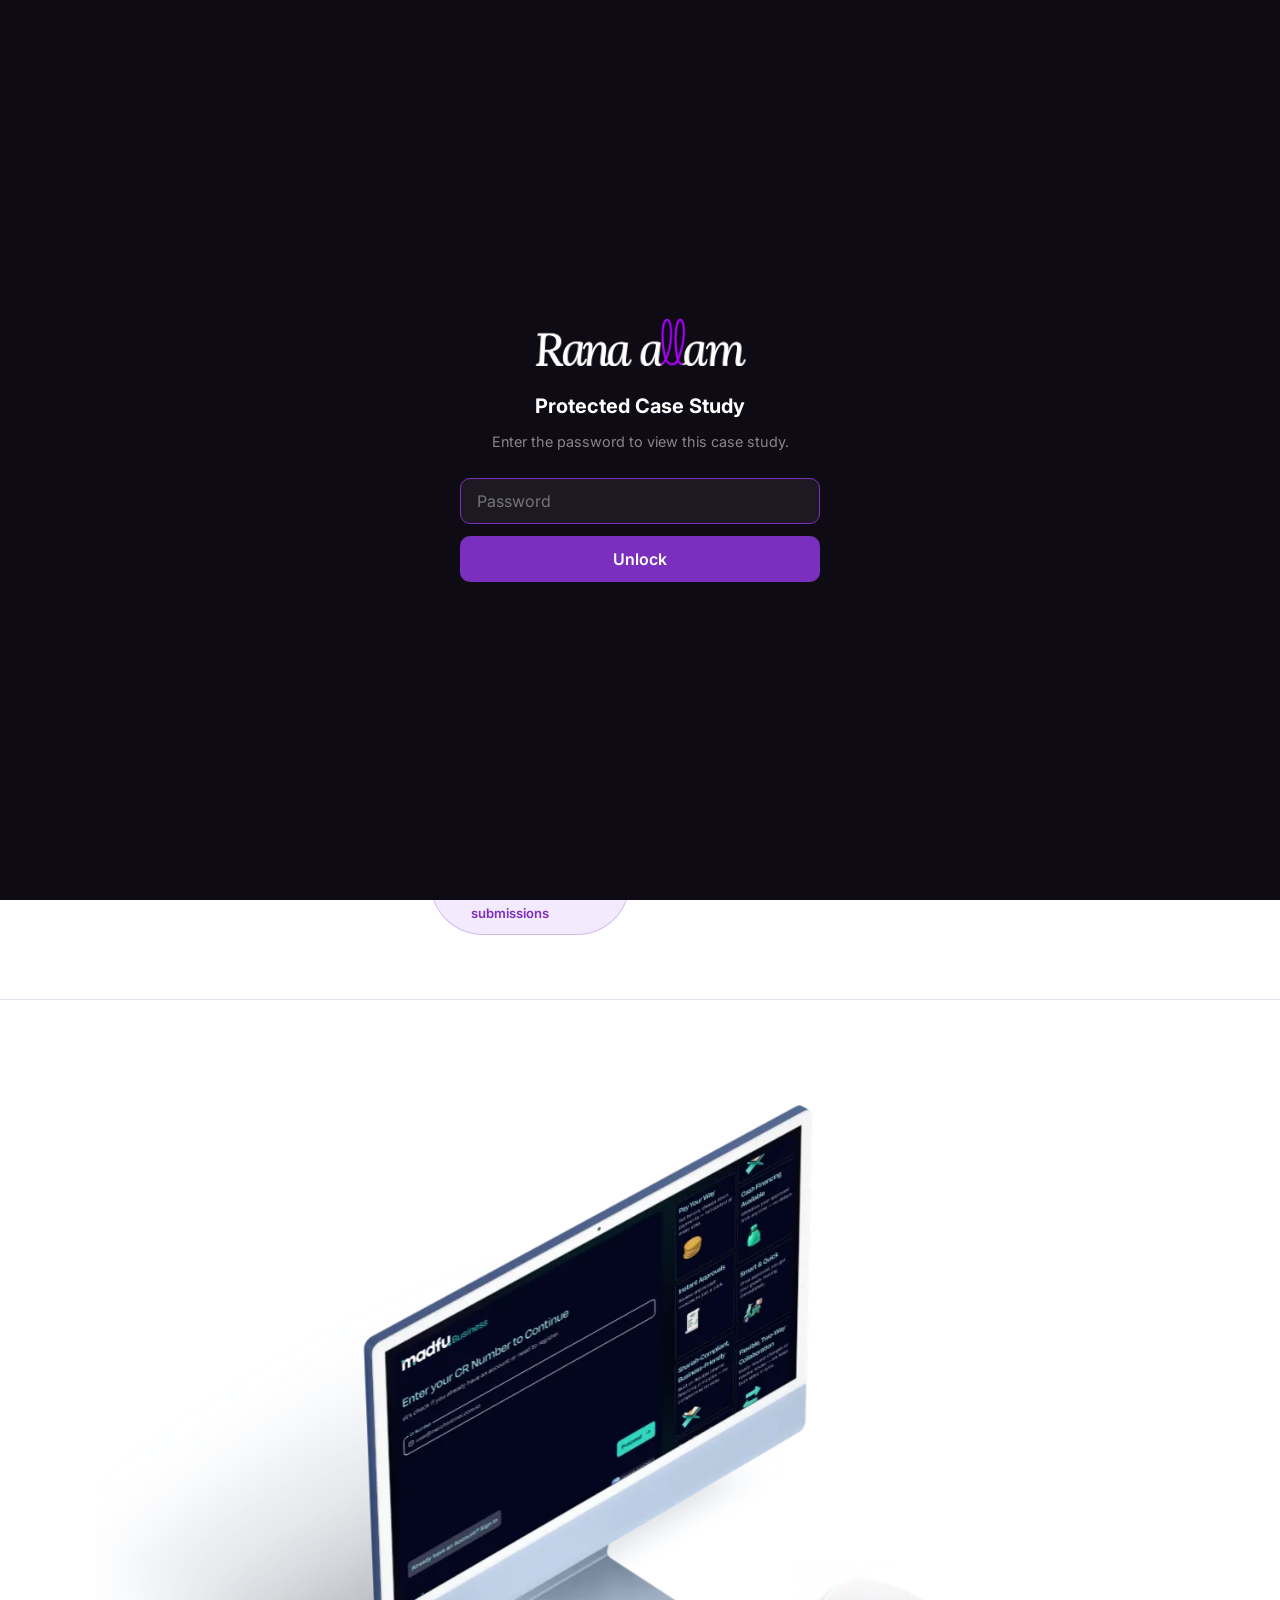
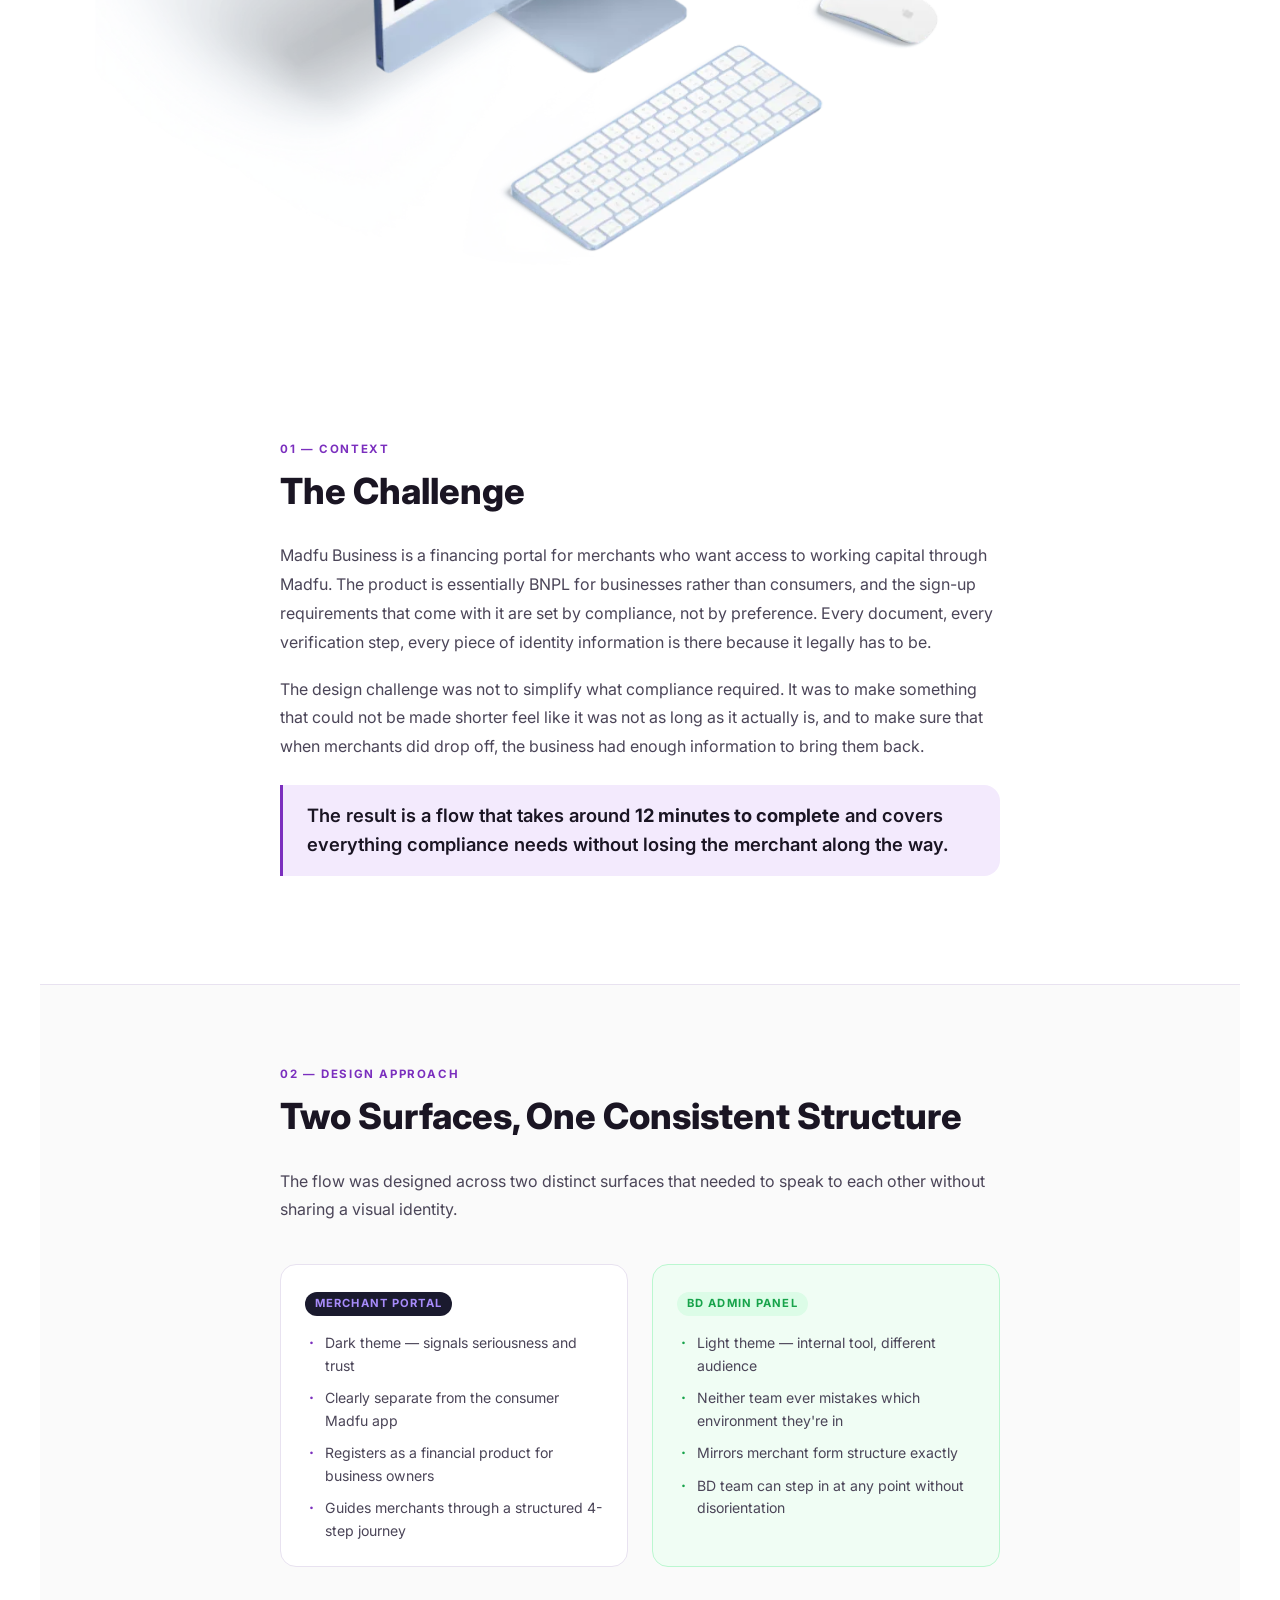
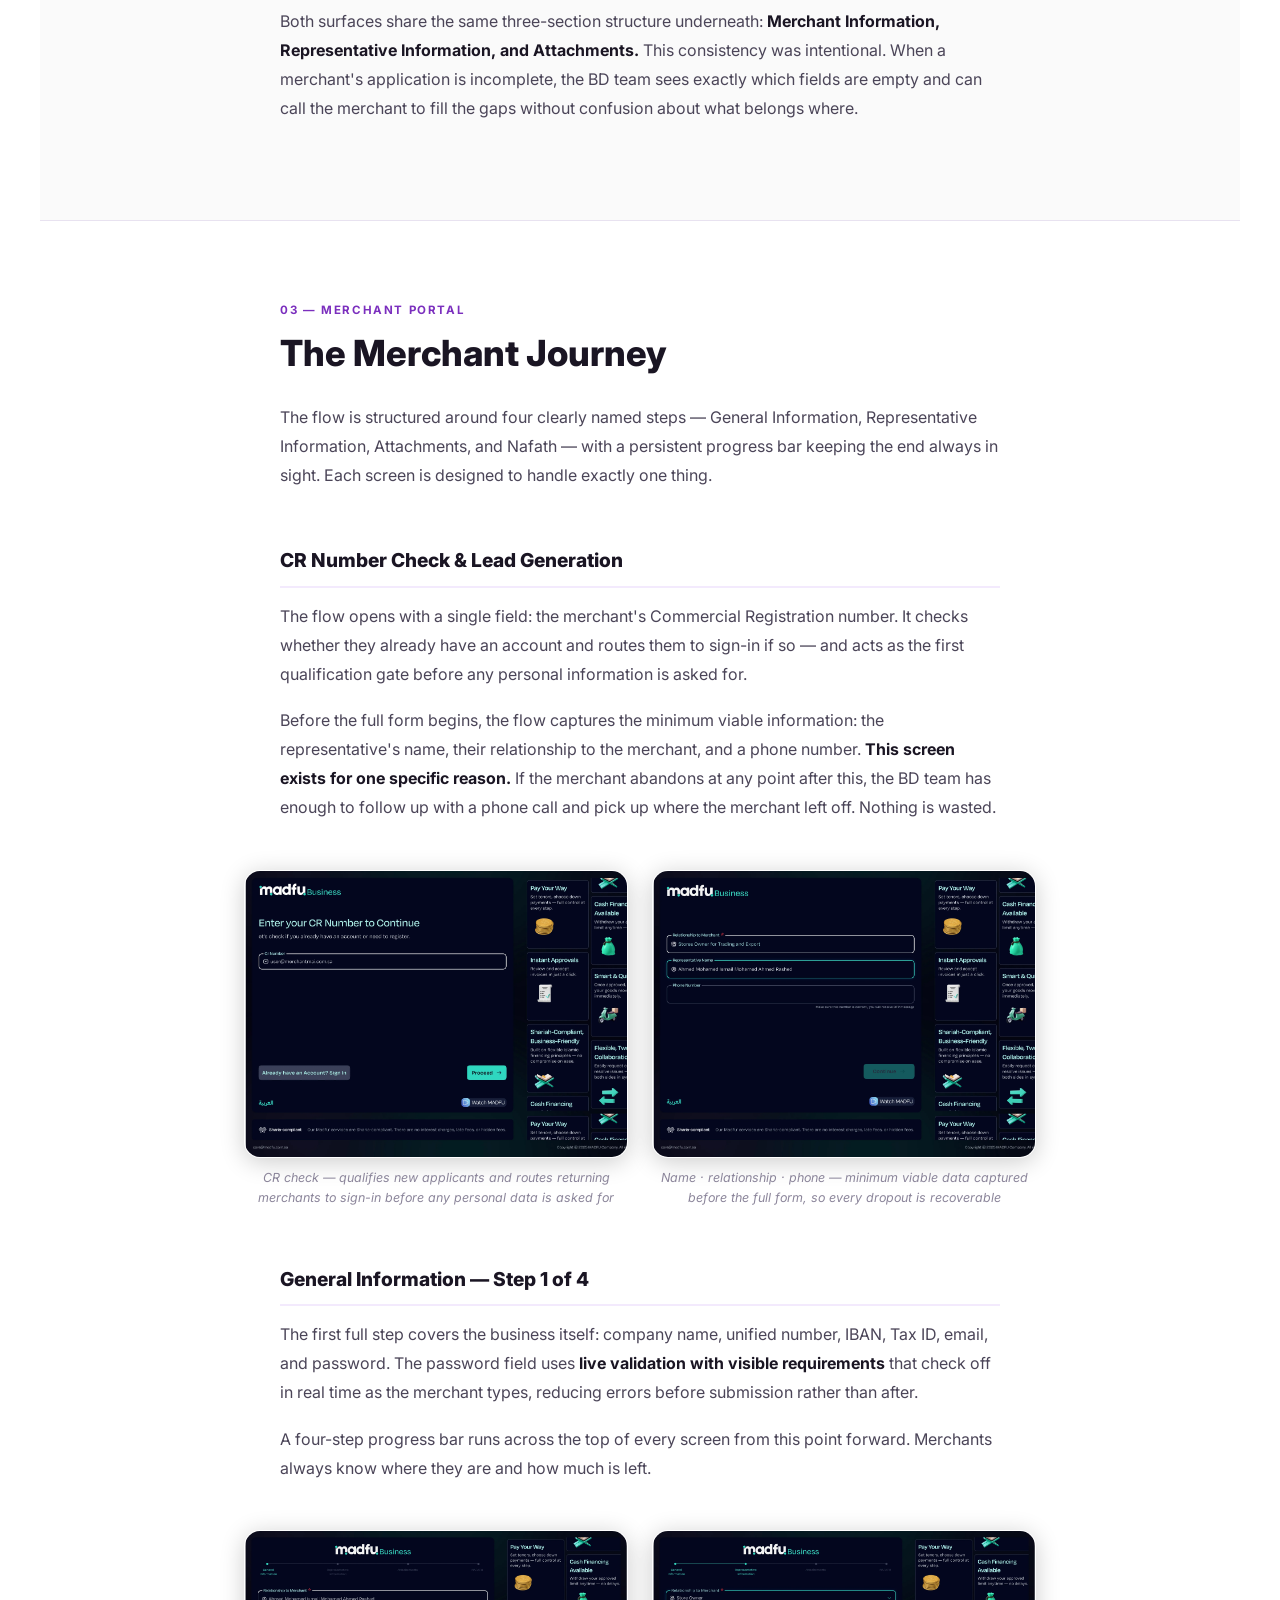
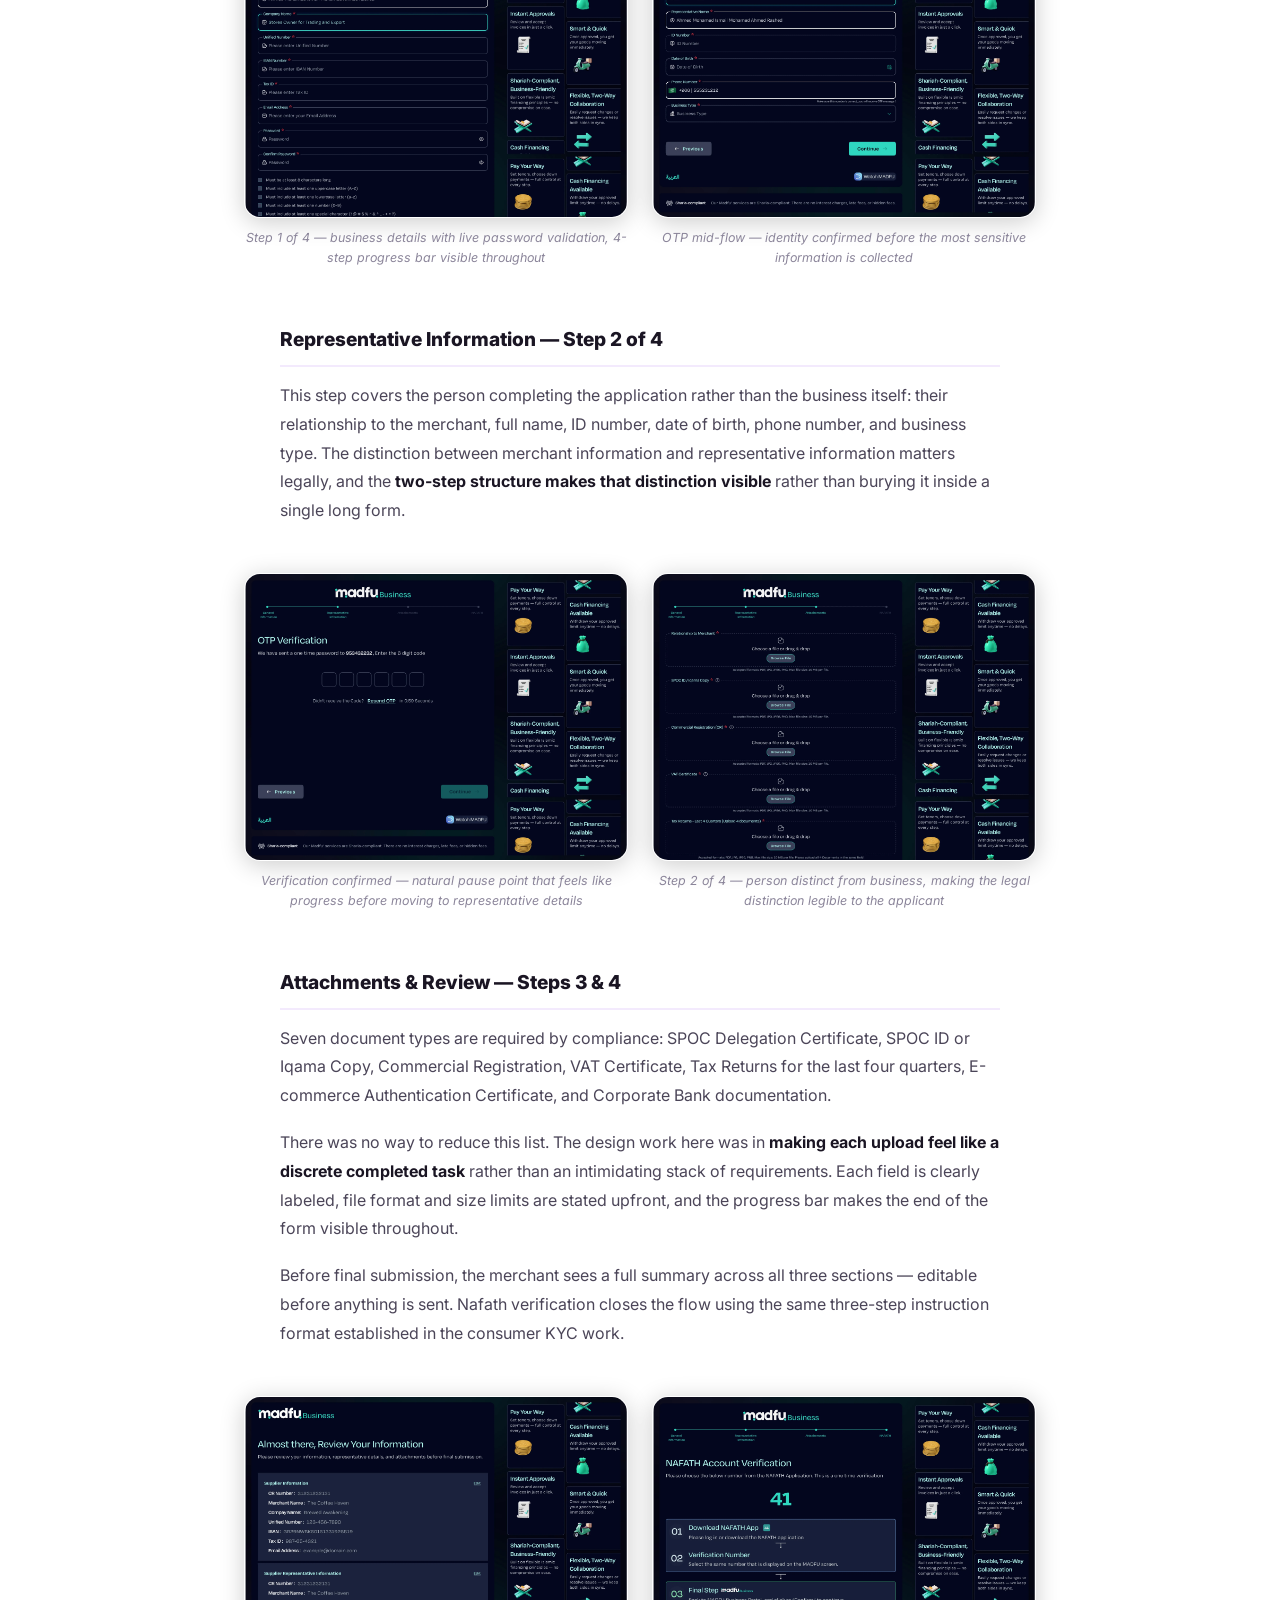
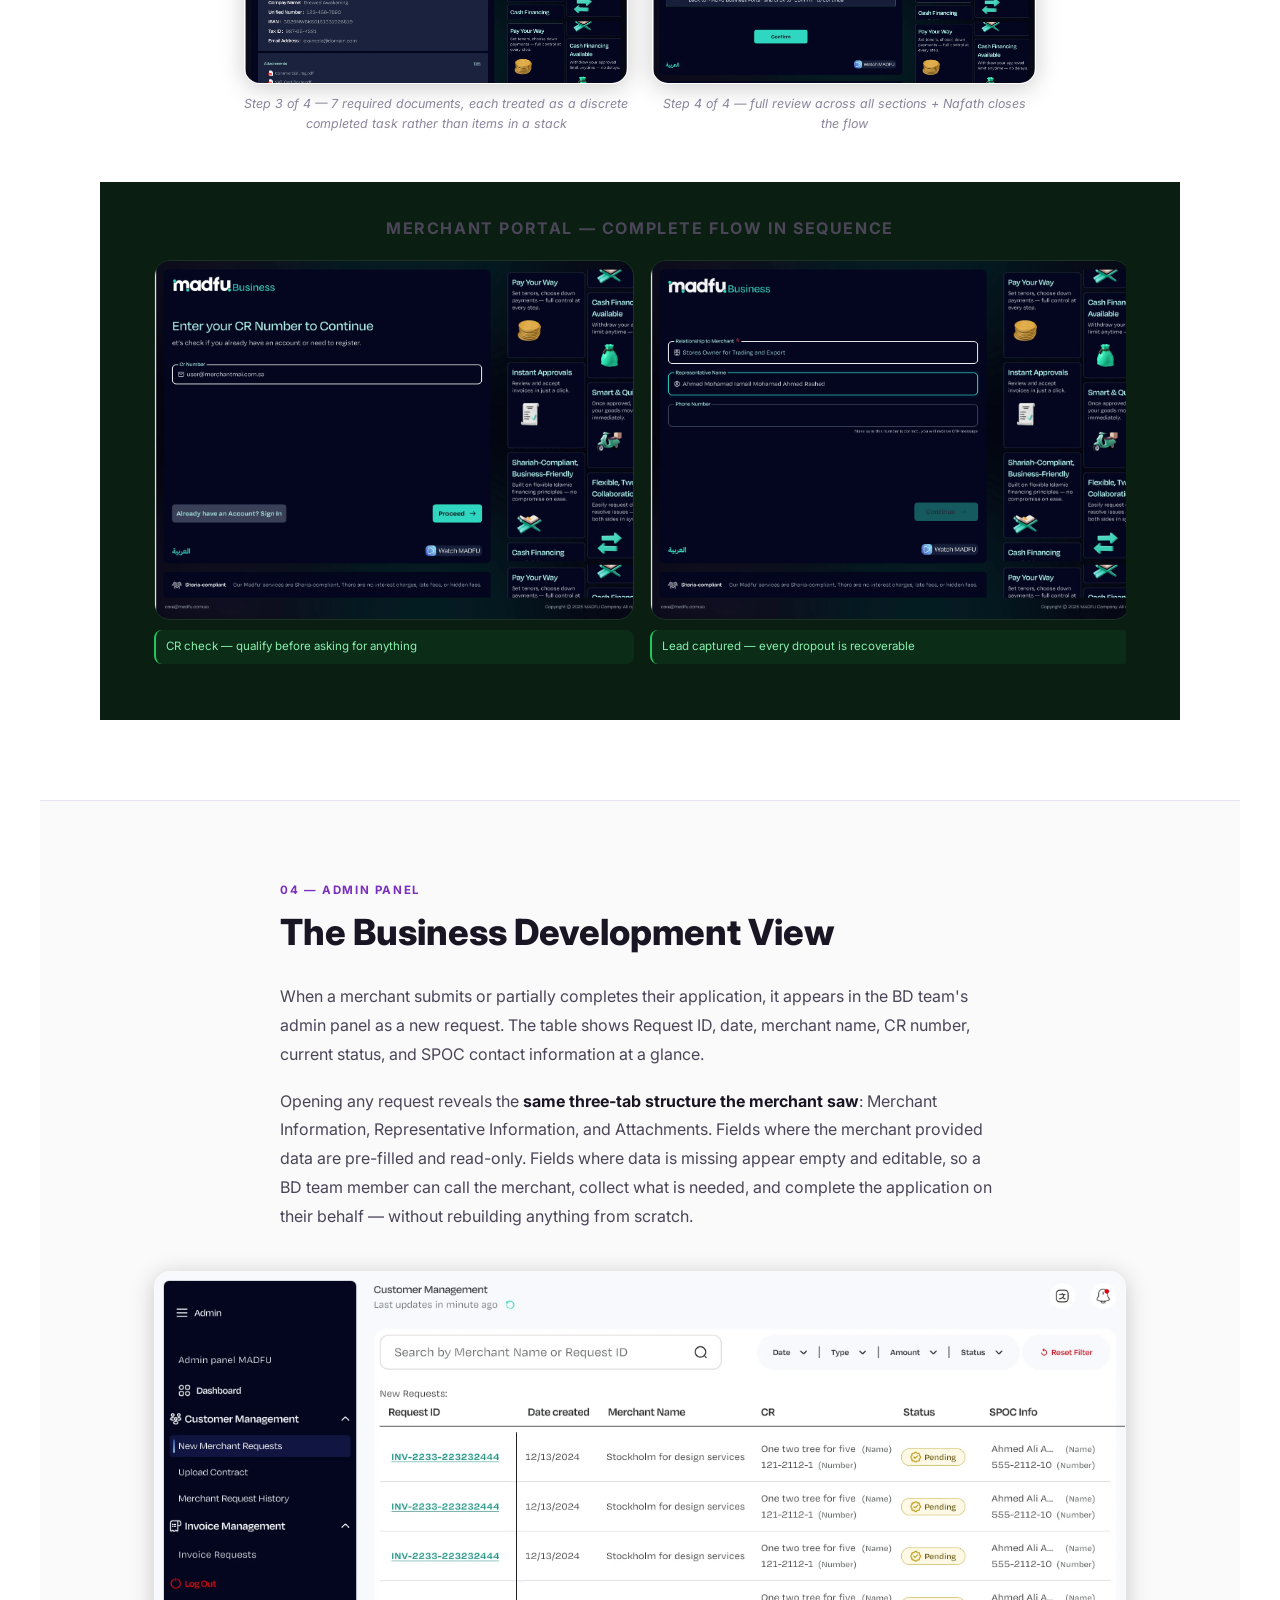
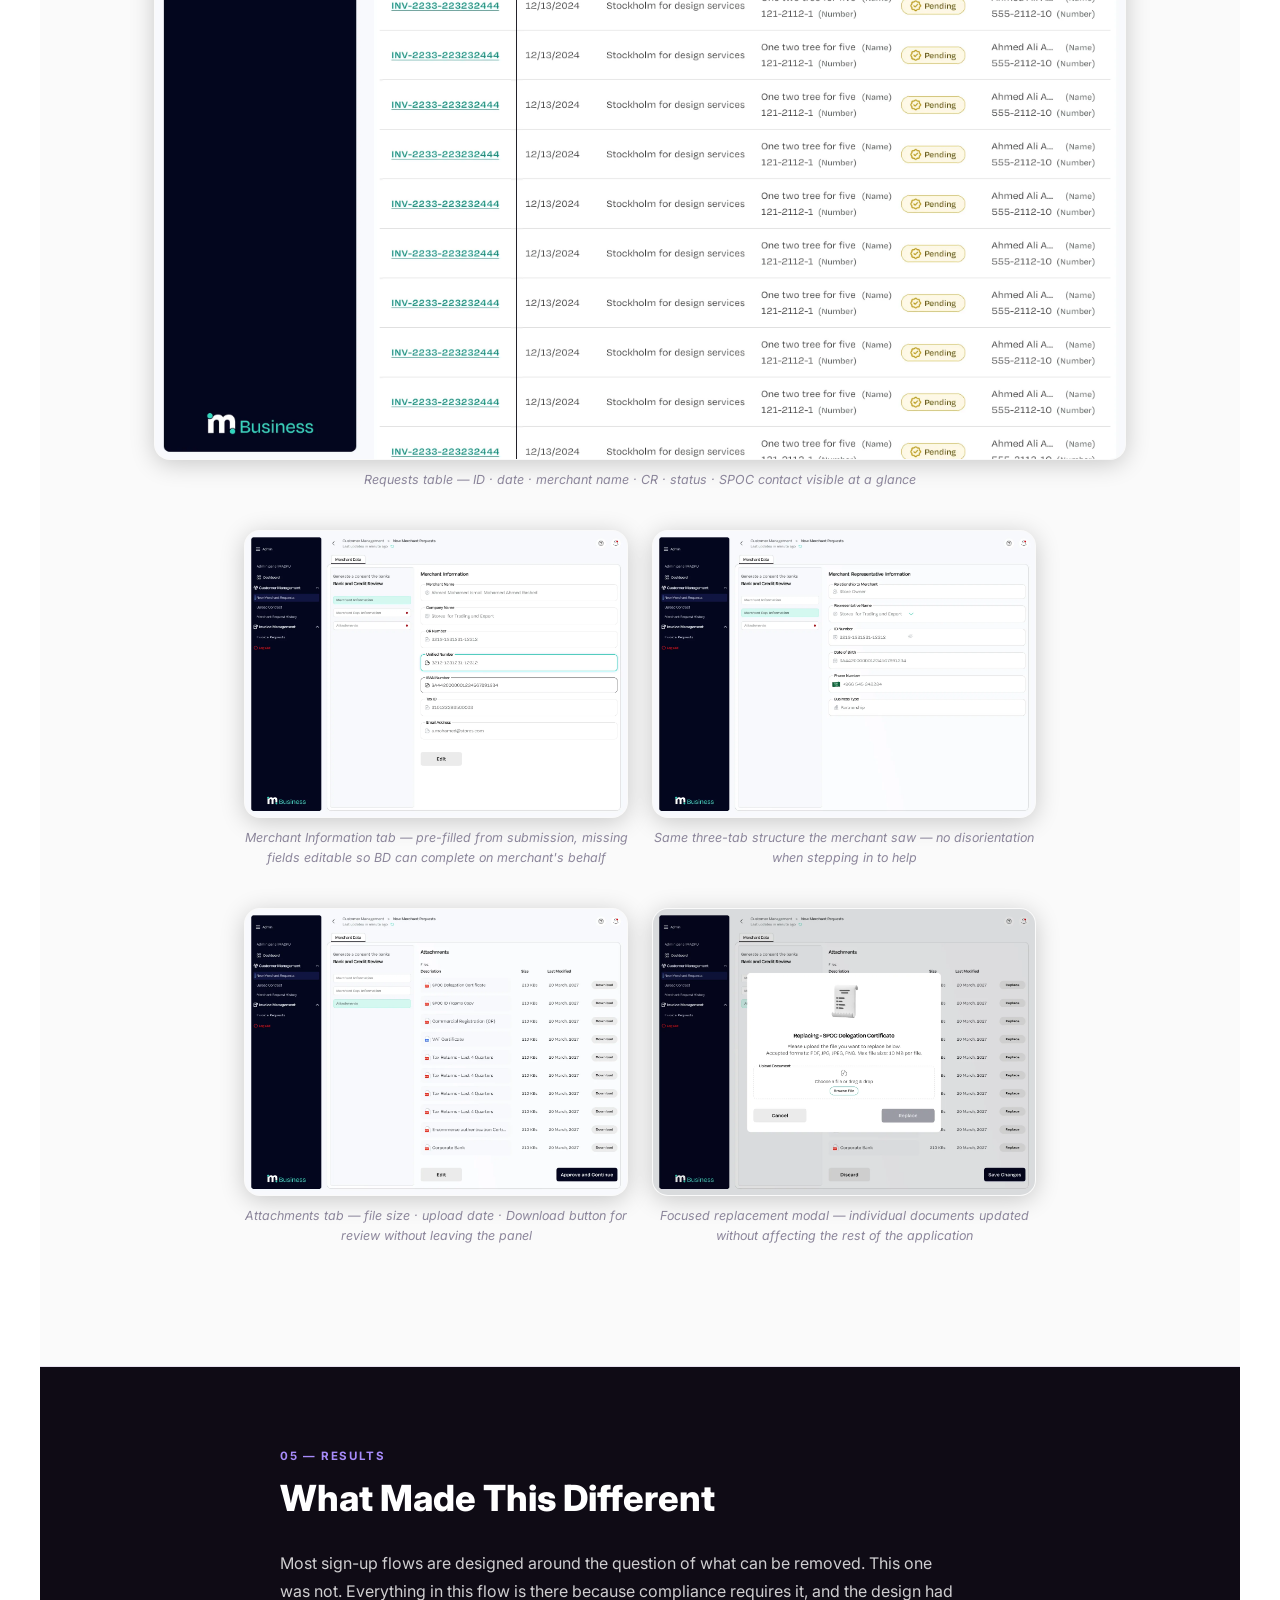
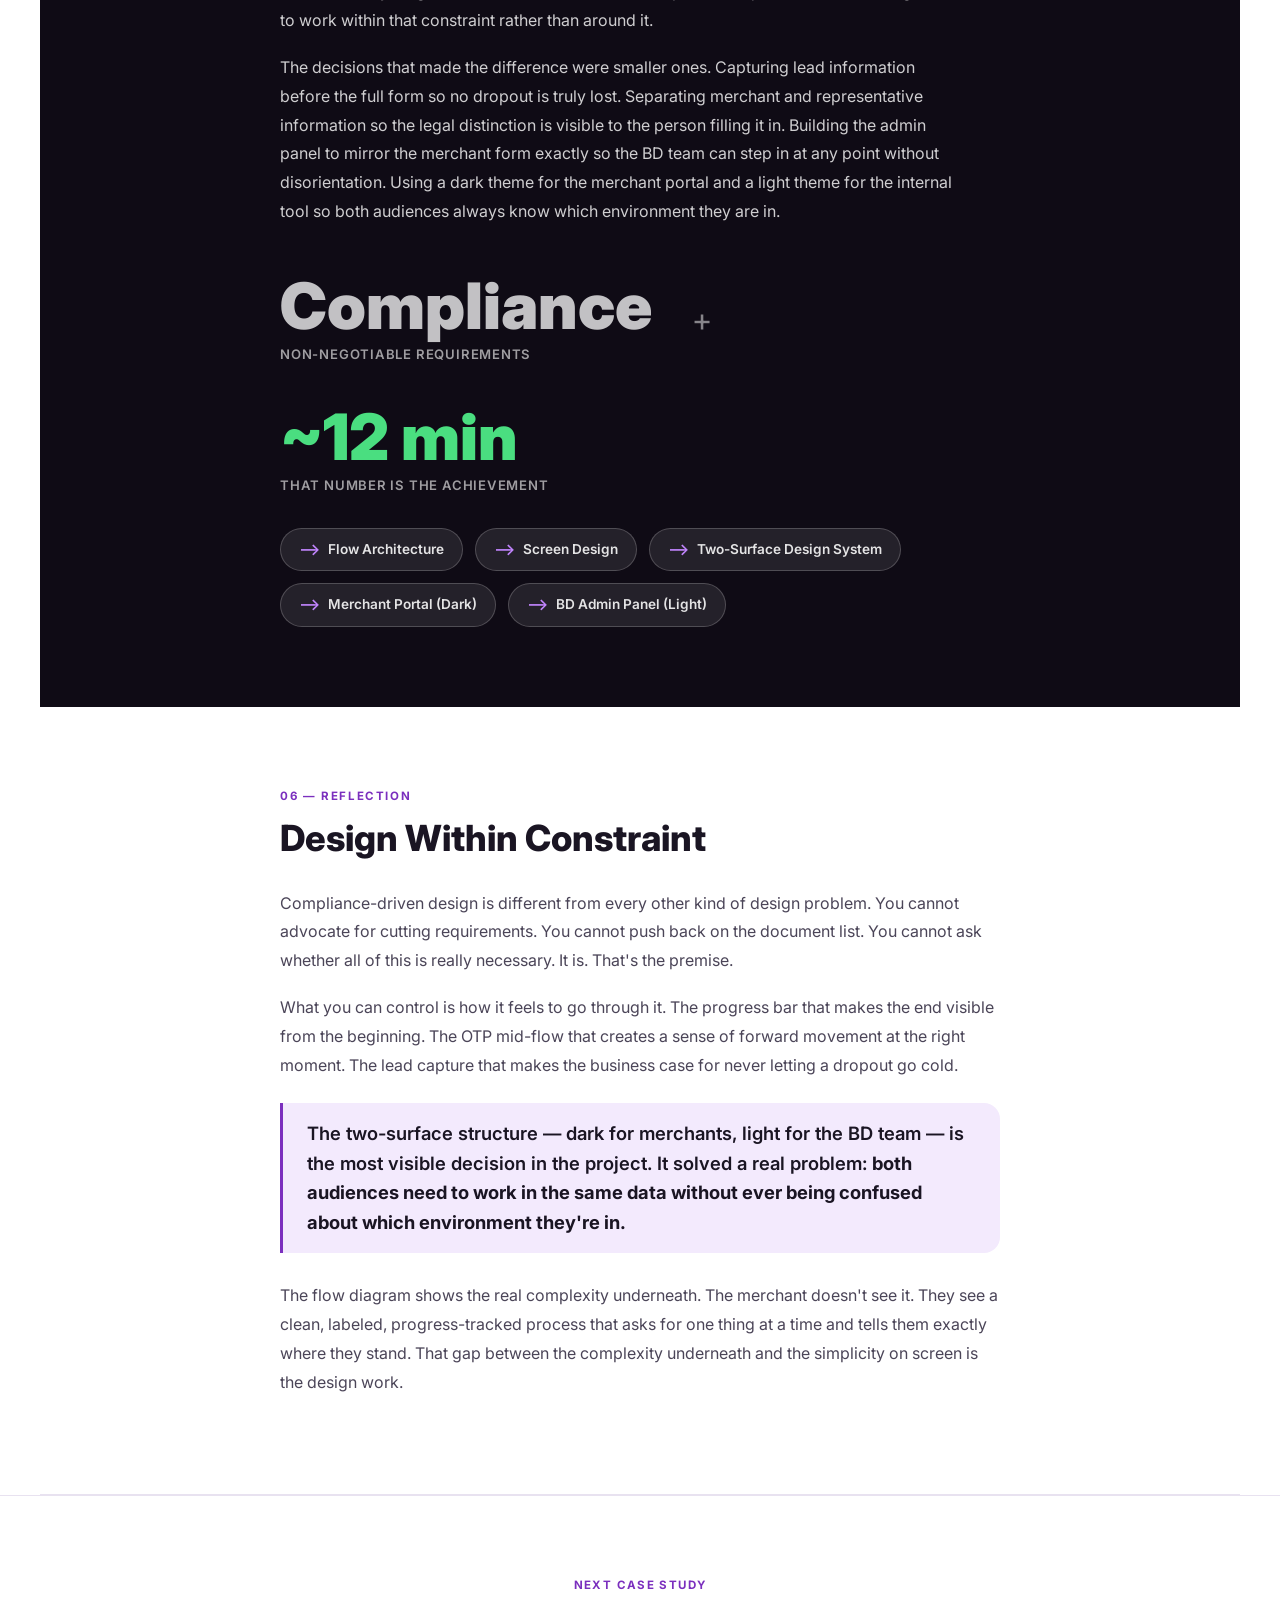
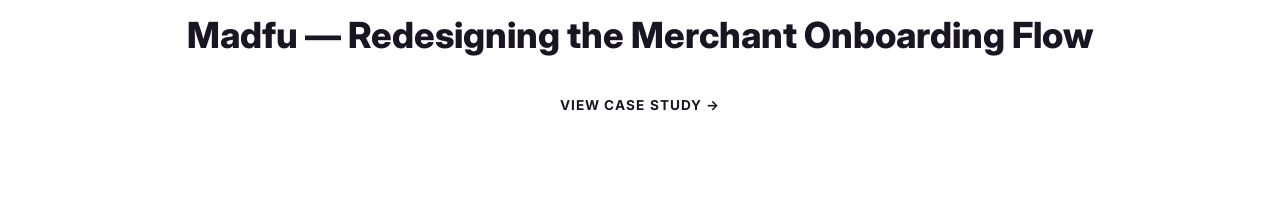
<file: MadfuBusiness.html>
<!DOCTYPE html>
<html lang="en">
<head>
  <meta charset="UTF-8" />
  <link rel="icon" type="image/png" sizes="32x32" href="IMGs/Favicon.png?v=2" />
  <link rel="shortcut icon" href="IMGs/Favicon.png?v=2" />
  <link rel="apple-touch-icon" href="IMGs/Favicon.png?v=2" />
  <meta name="viewport" content="width=device-width, initial-scale=1.0" />
  <title>Madfu Business — Compliant Merchant Financing Sign-Up · Rana Allam</title>
  <link rel="stylesheet" href="styles.css" />
  <link rel="stylesheet" href="case-study.css" />
  <link rel="preconnect" href="https://fonts.googleapis.com" />
  <link rel="preconnect" href="https://fonts.gstatic.com" crossorigin />
  <link href="https://fonts.googleapis.com/css2?family=Inter:wght@400;500;600;700;800;900&display=swap" rel="stylesheet" />
  <!-- Password gate: hide body until unlocked -->
  <script>
    if (sessionStorage.getItem('business_unlocked') !== '1') {
      document.addEventListener('DOMContentLoaded', function () {
        document.getElementById('pw-gate').style.display = 'flex';
        document.getElementById('pw-input').focus();
      });
    }
    function checkPassword() {
      var val = document.getElementById('pw-input').value;
      if (val === 'dashboard') {
        sessionStorage.setItem('business_unlocked', '1');
        document.getElementById('pw-gate').style.display = 'none';
      } else {
        document.getElementById('pw-error').style.display = 'block';
        document.getElementById('pw-input').style.borderColor = '#ff6b6b';
        document.getElementById('pw-input').value = '';
        document.getElementById('pw-input').focus();
      }
    }
  </script>
</head>
<body class="cs-page">

  <!-- ── PASSWORD GATE ── -->
  <div id="pw-gate" style="
    display: none;
    position: fixed; inset: 0; z-index: 9999;
    background: #0F0B15;
    flex-direction: column;
    align-items: center; justify-content: center;
    gap: 24px; padding: 24px;
  ">
    <img src="IMGs/Pasword.webp" alt="Rana Allam" style="height: 48px;" />
    <div style="text-align: center; max-width: 360px;">
      <h2 style="color: #fff; font-family: Inter, sans-serif; font-size: 1.25rem; font-weight: 700; margin: 0 0 8px;">Protected Case Study</h2>
      <p style="color: rgba(255,255,255,.5); font-family: Inter, sans-serif; font-size: .9rem; margin: 0 0 24px;">Enter the password to view this case study.</p>
      <input
        id="pw-input"
        type="password"
        placeholder="Password"
        autocomplete="current-password"
        style="
          width: 100%; box-sizing: border-box;
          padding: 12px 16px; border-radius: 10px;
          border: 1px solid rgba(255,255,255,.15);
          background: rgba(255,255,255,.06);
          color: #fff; font-family: Inter, sans-serif; font-size: 1rem;
          outline: none; margin-bottom: 12px;
          transition: border-color .2s;
        "
        onkeydown="if(event.key==='Enter') checkPassword()"
        onfocus="this.style.borderColor='#7B2FBE'"
        onblur="this.style.borderColor='rgba(255,255,255,.15)'"
      />
      <p id="pw-error" style="
        color: #ff6b6b; font-family: Inter, sans-serif;
        font-size: .85rem; margin: 0 0 12px; display: none;
      ">Incorrect password. Please try again.</p>
      <button
        onclick="checkPassword()"
        style="
          width: 100%; padding: 13px; border-radius: 10px;
          background: #7B2FBE; border: none; color: #fff;
          font-family: Inter, sans-serif; font-size: 1rem; font-weight: 600;
          cursor: pointer; transition: background .2s;
        "
        onmouseover="this.style.background='#9B4FDE'"
        onmouseout="this.style.background='#7B2FBE'"
      >Unlock</button>
    </div>
  </div>

  <!-- ── NAV ── -->
  <header class="nav">
    <a href="index.html" class="nav__logo">
      <img src="IMGs/My Logo@4x.webp" alt="Rana Allam" />
    </a>
    <nav class="nav__links">
      <a href="index.html">Home</a>
      <a href="index.html#work">Portfolio</a>
      <a href="#contact" class="btn btn--hire">Hire Me</a>
    </nav>
  </header>

  <!-- ── HERO ── -->
  <section class="cs-hero">
    <div class="cs-hero__inner">
      <div class="cs-hero__meta">
        <span class="cs-tag">Case Study</span>
        <span class="cs-tag cs-tag--dim">Fintech · B2B · Merchant Financing</span>
      </div>
      <h1 class="cs-hero__title">Madfu Business — Designing a Compliant<br/>Merchant Financing Sign-Up</h1>
      <p class="cs-hero__sub">
        Compliance sets the rules. It doesn't get to set the experience.
        Here's how a legally non-negotiable 12-minute flow was designed to feel like 12 minutes — not like a compliance checklist.
      </p>

      <div class="cs-hero__stats">
        <div class="cs-stat">
          <span class="cs-stat__label">Completion Time</span>
          <span class="cs-stat__value cs-stat__value--green">~12 min</span>
        </div>
        <div class="cs-stat cs-stat--divider">
          <span class="cs-stat__label">Progress Steps</span>
          <span class="cs-stat__value cs-stat__value--purple">4</span>
        </div>
        <div class="cs-stat cs-stat--divider">
          <span class="cs-stat__label">Required Documents</span>
          <span class="cs-stat__value cs-stat__value--purple">7</span>
        </div>
        <div class="cs-stat cs-stat--divider">
          <span class="cs-stat__label">Surfaces Designed</span>
          <span class="cs-stat__value cs-stat__value--purple">2</span>
        </div>
      </div>

      <div class="cs-hero__details">
        <div class="cs-detail">
          <span class="cs-detail__label">Role</span>
          <span class="cs-detail__value">Product Designer</span>
        </div>
        <div class="cs-detail">
          <span class="cs-detail__label">Scope</span>
          <span class="cs-detail__value">UX Design · Flow Architecture · Screen Design</span>
        </div>
        <div class="cs-detail">
          <span class="cs-detail__label">Stakeholders</span>
          <span class="cs-detail__value">Compliance Team</span>
        </div>
        <div class="cs-detail">
          <span class="cs-detail__label">Team</span>
          <span class="cs-detail__value">Product Designer · Product Manager</span>
        </div>
        <div class="cs-detail">
          <span class="cs-detail__label">Surfaces</span>
          <span class="cs-detail__value">Merchant Portal · Business Development Admin Panel</span>
        </div>
      <!-- See also cross-link -->
      <a href="MadfuApproval.html" class="cs-see-also">
        <span class="cs-see-also__icon">→</span>
        See also: the internal approval system that reviews these submissions
      </a>
      </div>
    </div>
  </section>

  <!-- ── HERO COVER IMAGE ── -->
  <div class="cs-full-image">
    <img
      src="Case%20Studies/Madfu%20B2b/Merchant%20Portal/Sign%20Up/Mockup.webp"
      alt="Madfu Business — merchant portal mockup"
      class="cs-full-image__img"
    />
  </div>

  <!-- ── BODY ── -->
  <article class="cs-body">

    <!-- 01 · The Challenge -->
    <section class="cs-section">
      <div class="cs-section__inner">
        <div class="cs-section__label">01 — Context</div>
        <h2 class="cs-section__title">The Challenge</h2>
        <p>Madfu Business is a financing portal for merchants who want access to working capital through Madfu. The product is essentially BNPL for businesses rather than consumers, and the sign-up requirements that come with it are set by compliance, not by preference. Every document, every verification step, every piece of identity information is there because it legally has to be.</p>
        <p>The design challenge was not to simplify what compliance required. It was to make something that could not be made shorter feel like it was not as long as it actually is, and to make sure that when merchants did drop off, the business had enough information to bring them back.</p>

        <div class="cs-callout">
          <p>The result is a flow that takes around <strong>12 minutes to complete</strong> and covers everything compliance needs without losing the merchant along the way.</p>
        </div>
      </div>
    </section>

    <!-- 02 · Two Surfaces -->
    <section class="cs-section cs-section--alt">
      <div class="cs-section__inner">
        <div class="cs-section__label">02 — Design Approach</div>
        <h2 class="cs-section__title">Two Surfaces, One Consistent Structure</h2>
        <p>The flow was designed across two distinct surfaces that needed to speak to each other without sharing a visual identity.</p>

        <div class="cs-compare" style="margin-top: 40px;">
          <div class="cs-compare__col">
            <span class="cs-compare__badge cs-compare__badge--before" style="background: #1a1a2e; color: #a78bfa;">Merchant Portal</span>
            <ul class="cs-list">
              <li>Dark theme — signals seriousness and trust</li>
              <li>Clearly separate from the consumer Madfu app</li>
              <li>Registers as a financial product for business owners</li>
              <li>Guides merchants through a structured 4-step journey</li>
            </ul>
          </div>
          <div class="cs-compare__col cs-compare__col--after">
            <span class="cs-compare__badge cs-compare__badge--after">BD Admin Panel</span>
            <ul class="cs-list">
              <li>Light theme — internal tool, different audience</li>
              <li>Neither team ever mistakes which environment they're in</li>
              <li>Mirrors merchant form structure exactly</li>
              <li>BD team can step in at any point without disorientation</li>
            </ul>
          </div>
        </div>

        <p style="margin-top: 40px;">Both surfaces share the same three-section structure underneath: <strong>Merchant Information, Representative Information, and Attachments.</strong> This consistency was intentional. When a merchant's application is incomplete, the BD team sees exactly which fields are empty and can call the merchant to fill the gaps without confusion about what belongs where.</p>
      </div>
    </section>

    <!-- 03 · The Merchant Journey -->
    <section class="cs-section">
      <div class="cs-section__inner">
        <div class="cs-section__label">03 — Merchant Portal</div>
        <h2 class="cs-section__title">The Merchant Journey</h2>
        <p>The flow is structured around four clearly named steps — General Information, Representative Information, Attachments, and Nafath — with a persistent progress bar keeping the end always in sight. Each screen is designed to handle exactly one thing.</p>
      </div>

      <!-- CR + Lead Gen -->
      <div class="cs-section__inner" style="margin-top: 56px;">
        <div class="cs-subsection">
          <h3 class="cs-subsection__title cs-subsection__title--top">CR Number Check &amp; Lead Generation</h3>
          <p>The flow opens with a single field: the merchant's Commercial Registration number. It checks whether they already have an account and routes them to sign-in if so — and acts as the first qualification gate before any personal information is asked for.</p>
          <p>Before the full form begins, the flow captures the minimum viable information: the representative's name, their relationship to the merchant, and a phone number. <strong>This screen exists for one specific reason.</strong> If the merchant abandons at any point after this, the BD team has enough to follow up with a phone call and pick up where the merchant left off. Nothing is wasted.</p>
        </div>
      </div>

      <div class="cs-images cs-images--2up">
        <figure class="cs-figure cs-figure--portal">
          <img src="Case%20Studies/Madfu%20B2b/Merchant%20Portal/Sign%20Up/Onboarding/Sign%20Up/CR.webp" alt="CR Number entry screen" />
          <figcaption>CR check — qualifies new applicants and routes returning merchants to sign-in before any personal data is asked for</figcaption>
        </figure>
        <figure class="cs-figure cs-figure--portal">
          <img src="Case%20Studies/Madfu%20B2b/Merchant%20Portal/Sign%20Up/Onboarding/Sign%20Up/Preboarding%20Data.webp" alt="Lead Gen — pre-boarding data capture" />
          <figcaption>Name · relationship · phone — minimum viable data captured before the full form, so every dropout is recoverable</figcaption>
        </figure>
      </div>

      <!-- General Info + OTP -->
      <div class="cs-section__inner" style="margin-top: 56px;">
        <div class="cs-subsection">
          <h3 class="cs-subsection__title">General Information — Step 1 of 4</h3>
          <p>The first full step covers the business itself: company name, unified number, IBAN, Tax ID, email, and password. The password field uses <strong>live validation with visible requirements</strong> that check off in real time as the merchant types, reducing errors before submission rather than after.</p>
          <p>A four-step progress bar runs across the top of every screen from this point forward. Merchants always know where they are and how much is left.</p>
        </div>
      </div>

      <div class="cs-images cs-images--2up">
        <figure class="cs-figure cs-figure--portal">
          <img src="Case%20Studies/Madfu%20B2b/Merchant%20Portal/Sign%20Up/Onboarding/Sign%20Up/Step/1.webp" alt="General Information — Step 1" />
          <figcaption>Step 1 of 4 — business details with live password validation, 4-step progress bar visible throughout</figcaption>
        </figure>
        <figure class="cs-figure cs-figure--portal">
          <img src="Case%20Studies/Madfu%20B2b/Merchant%20Portal/Sign%20Up/Onboarding/Sign%20Up/Step/2.webp" alt="OTP Verification" />
          <figcaption>OTP mid-flow — identity confirmed before the most sensitive information is collected</figcaption>
        </figure>
      </div>

      <!-- Representative Info + transition -->
      <div class="cs-section__inner" style="margin-top: 56px;">
        <div class="cs-subsection">
          <h3 class="cs-subsection__title">Representative Information — Step 2 of 4</h3>
          <p>This step covers the person completing the application rather than the business itself: their relationship to the merchant, full name, ID number, date of birth, phone number, and business type. The distinction between merchant information and representative information matters legally, and the <strong>two-step structure makes that distinction visible</strong> rather than burying it inside a single long form.</p>
        </div>
      </div>

      <div class="cs-images cs-images--2up">
        <figure class="cs-figure cs-figure--portal">
          <img src="Case%20Studies/Madfu%20B2b/Merchant%20Portal/Sign%20Up/Onboarding/Sign%20Up/Step/2.5.webp" alt="OTP confirmation / transition" />
          <figcaption>Verification confirmed — natural pause point that feels like progress before moving to representative details</figcaption>
        </figure>
        <figure class="cs-figure cs-figure--portal">
          <img src="Case%20Studies/Madfu%20B2b/Merchant%20Portal/Sign%20Up/Onboarding/Sign%20Up/Step/3.webp" alt="Representative Information — Step 2" />
          <figcaption>Step 2 of 4 — person distinct from business, making the legal distinction legible to the applicant</figcaption>
        </figure>
      </div>

      <!-- Attachments + Review -->
      <div class="cs-section__inner" style="margin-top: 56px;">
        <div class="cs-subsection">
          <h3 class="cs-subsection__title">Attachments &amp; Review — Steps 3 &amp; 4</h3>
          <p>Seven document types are required by compliance: SPOC Delegation Certificate, SPOC ID or Iqama Copy, Commercial Registration, VAT Certificate, Tax Returns for the last four quarters, E-commerce Authentication Certificate, and Corporate Bank documentation.</p>
          <p>There was no way to reduce this list. The design work here was in <strong>making each upload feel like a discrete completed task</strong> rather than an intimidating stack of requirements. Each field is clearly labeled, file format and size limits are stated upfront, and the progress bar makes the end of the form visible throughout.</p>
          <p>Before final submission, the merchant sees a full summary across all three sections — editable before anything is sent. Nafath verification closes the flow using the same three-step instruction format established in the consumer KYC work.</p>
        </div>
      </div>

      <div class="cs-images cs-images--2up">
        <figure class="cs-figure cs-figure--portal">
          <img src="Case%20Studies/Madfu%20B2b/Merchant%20Portal/Sign%20Up/Onboarding/Sign%20Up/Step/4.webp" alt="Attachments — Step 3" />
          <figcaption>Step 3 of 4 — 7 required documents, each treated as a discrete completed task rather than items in a stack</figcaption>
        </figure>
        <figure class="cs-figure cs-figure--portal">
          <img src="Case%20Studies/Madfu%20B2b/Merchant%20Portal/Sign%20Up/Onboarding/Sign%20Up/Step/5.webp" alt="Review &amp; Nafath — Step 4" />
          <figcaption>Step 4 of 4 — full review across all sections + Nafath closes the flow</figcaption>
        </figure>
      </div>

      <!-- Complete merchant flow strip -->
      <div class="cs-flow-strip cs-flow-strip--after cs-flow-strip--portal" style="margin-top: 48px;">
        <p class="cs-flow-strip__label">Merchant Portal — complete flow in sequence</p>
        <div class="cs-flow-strip__row">

          <figure class="cs-flow-strip__item">
            <img src="Case%20Studies/Madfu%20B2b/Merchant%20Portal/Sign%20Up/Onboarding/Sign%20Up/CR.webp" alt="CR check" />
            <div class="cs-flow-strip__annotation cs-flow-strip__annotation--good">CR check — qualify before asking for anything</div>
          </figure>

          <figure class="cs-flow-strip__item">
            <img src="Case%20Studies/Madfu%20B2b/Merchant%20Portal/Sign%20Up/Onboarding/Sign%20Up/Preboarding%20Data.webp" alt="Lead Gen" />
            <div class="cs-flow-strip__annotation cs-flow-strip__annotation--good">Lead captured — every dropout is recoverable</div>
          </figure>

          <figure class="cs-flow-strip__item">
            <img src="Case%20Studies/Madfu%20B2b/Merchant%20Portal/Sign%20Up/Onboarding/Sign%20Up/Step/1.webp" alt="General Info" />
            <div class="cs-flow-strip__annotation cs-flow-strip__annotation--good">Step 1 — business details + live validation</div>
          </figure>

          <figure class="cs-flow-strip__item">
            <img src="Case%20Studies/Madfu%20B2b/Merchant%20Portal/Sign%20Up/Onboarding/Sign%20Up/Step/2.webp" alt="OTP" />
            <div class="cs-flow-strip__annotation cs-flow-strip__annotation--good">OTP mid-flow — identity confirmed early</div>
          </figure>

          <figure class="cs-flow-strip__item">
            <img src="Case%20Studies/Madfu%20B2b/Merchant%20Portal/Sign%20Up/Onboarding/Sign%20Up/Step/3.webp" alt="Representative Info" />
            <div class="cs-flow-strip__annotation cs-flow-strip__annotation--good">Step 2 — person distinct from business</div>
          </figure>

          <figure class="cs-flow-strip__item">
            <img src="Case%20Studies/Madfu%20B2b/Merchant%20Portal/Sign%20Up/Onboarding/Sign%20Up/Step/4.webp" alt="Attachments" />
            <div class="cs-flow-strip__annotation cs-flow-strip__annotation--good">Step 3 — 7 docs, each a discrete task</div>
          </figure>

          <figure class="cs-flow-strip__item">
            <img src="Case%20Studies/Madfu%20B2b/Merchant%20Portal/Sign%20Up/Onboarding/Sign%20Up/Step/5.webp" alt="Review + Nafath" />
            <div class="cs-flow-strip__annotation cs-flow-strip__annotation--good">Step 4 — full review + Nafath closes the flow</div>
          </figure>

        </div>
      </div>
    </section>

    <!-- 04 · The BD View -->
    <section class="cs-section cs-section--alt">
      <div class="cs-section__inner">
        <div class="cs-section__label">04 — Admin Panel</div>
        <h2 class="cs-section__title">The Business Development View</h2>
        <p>When a merchant submits or partially completes their application, it appears in the BD team's admin panel as a new request. The table shows Request ID, date, merchant name, CR number, current status, and SPOC contact information at a glance.</p>
        <p>Opening any request reveals the <strong>same three-tab structure the merchant saw</strong>: Merchant Information, Representative Information, and Attachments. Fields where the merchant provided data are pre-filled and read-only. Fields where data is missing appear empty and editable, so a BD team member can call the merchant, collect what is needed, and complete the application on their behalf — without rebuilding anything from scratch.</p>
      </div>

      <!-- BD Table -->
      <div class="cs-images cs-images--scroll" style="margin-top: 40px;">
        <figure class="cs-figure cs-figure--portal" style="max-width: 1000px; margin: 0 auto;">
          <img src="Case%20Studies/Madfu%20B2b/Merchant%20Portal/Sign%20Up/Admin/Business%20dev%20-%20Onboarding%20Request%20-%20Table.webp" alt="BD admin panel — requests table" style="aspect-ratio: unset; object-fit: unset;" />
          <figcaption>Requests table — ID · date · merchant name · CR · status · SPOC contact visible at a glance</figcaption>
        </figure>
      </div>

      <!-- BD Data tabs -->
      <div class="cs-images cs-images--2up" style="margin-top: 16px;">
        <figure class="cs-figure cs-figure--portal">
          <img src="Case%20Studies/Madfu%20B2b/Merchant%20Portal/Sign%20Up/Admin/Business%20dev%20-%20Onboarding%20Request%20-%20Merhcnat%20Data01.webp" alt="BD — Merchant Information tab" />
          <figcaption>Merchant Information tab — pre-filled from submission, missing fields editable so BD can complete on merchant's behalf</figcaption>
        </figure>
        <figure class="cs-figure cs-figure--portal">
          <img src="Case%20Studies/Madfu%20B2b/Merchant%20Portal/Sign%20Up/Admin/Business%20dev%20-%20Onboarding%20Request%20-%20Merhcnat%20Data02.webp" alt="BD — Representative Information tab" />
          <figcaption>Same three-tab structure the merchant saw — no disorientation when stepping in to help</figcaption>
        </figure>
      </div>

      <div class="cs-images cs-images--2up" style="margin-top: 16px;">
        <figure class="cs-figure cs-figure--portal">
          <img src="Case%20Studies/Madfu%20B2b/Merchant%20Portal/Sign%20Up/Admin/Business%20dev%20-%20Onboarding%20Request%20-%20Merhcnat%20Data03.webp" alt="BD — Attachments tab" />
          <figcaption>Attachments tab — file size · upload date · Download button for review without leaving the panel</figcaption>
        </figure>
        <figure class="cs-figure cs-figure--portal">
          <img src="Case%20Studies/Madfu%20B2b/Merchant%20Portal/Sign%20Up/Admin/Business%20dev%20-%20Onboarding%20Request%20-%20Merhcnat%20Data04.webp" alt="BD — Document replacement modal" />
          <figcaption>Focused replacement modal — individual documents updated without affecting the rest of the application</figcaption>
        </figure>
      </div>
    </section>

    <!-- 05 · Results -->
    <section class="cs-section cs-section--dark">
      <div class="cs-section__inner">
        <div class="cs-section__label cs-section__label--light">05 — Results</div>
        <h2 class="cs-section__title cs-section__title--light">What Made This Different</h2>

        <p class="cs-outcome__note">Most sign-up flows are designed around the question of what can be removed. This one was not. Everything in this flow is there because compliance requires it, and the design had to work within that constraint rather than around it.</p>
        <p class="cs-outcome__note">The decisions that made the difference were smaller ones. Capturing lead information before the full form so no dropout is truly lost. Separating merchant and representative information so the legal distinction is visible to the person filling it in. Building the admin panel to mirror the merchant form exactly so the BD team can step in at any point without disorientation. Using a dark theme for the merchant portal and a light theme for the internal tool so both audiences always know which environment they are in.</p>

        <div class="cs-outcome" style="margin: 48px 0 32px;">
          <div class="cs-outcome__metric">
            <span class="cs-outcome__number">Compliance</span>
            <span class="cs-outcome__desc">Non-negotiable requirements</span>
          </div>
          <div class="cs-outcome__arrow">+</div>
          <div class="cs-outcome__metric">
            <span class="cs-outcome__number cs-outcome__number--green">~12 min</span>
            <span class="cs-outcome__desc">That number is the achievement</span>
          </div>
        </div>

        <div class="cs-deliverables">
          <div class="cs-deliverable">
            <div class="cs-deliverable__icon">⟶</div>
            <span>Flow Architecture</span>
          </div>
          <div class="cs-deliverable">
            <div class="cs-deliverable__icon">⟶</div>
            <span>Screen Design</span>
          </div>
          <div class="cs-deliverable">
            <div class="cs-deliverable__icon">⟶</div>
            <span>Two-Surface Design System</span>
          </div>
          <div class="cs-deliverable">
            <div class="cs-deliverable__icon">⟶</div>
            <span>Merchant Portal (Dark)</span>
          </div>
          <div class="cs-deliverable">
            <div class="cs-deliverable__icon">⟶</div>
            <span>BD Admin Panel (Light)</span>
          </div>
        </div>
      </div>
    </section>

    <!-- 06 · Reflection -->
    <section class="cs-section">
      <div class="cs-section__inner">
        <div class="cs-section__label">06 — Reflection</div>
        <h2 class="cs-section__title">Design Within Constraint</h2>
        <p>Compliance-driven design is different from every other kind of design problem. You cannot advocate for cutting requirements. You cannot push back on the document list. You cannot ask whether all of this is really necessary. It is. That's the premise.</p>
        <p>What you can control is how it feels to go through it. The progress bar that makes the end visible from the beginning. The OTP mid-flow that creates a sense of forward movement at the right moment. The lead capture that makes the business case for never letting a dropout go cold.</p>

        <div class="cs-callout">
          <p>The two-surface structure — dark for merchants, light for the BD team — is the most visible decision in the project. It solved a real problem: <strong>both audiences need to work in the same data without ever being confused about which environment they're in.</strong></p>
        </div>

        <p>The flow diagram shows the real complexity underneath. The merchant doesn't see it. They see a clean, labeled, progress-tracked process that asks for one thing at a time and tells them exactly where they stand. That gap between the complexity underneath and the simplicity on screen is the design work.</p>
      </div>
    </section>

  </article>

  <!-- ── NEXT PROJECT ── -->
  <div class="cs-next" id="contact">
    <p class="cs-next__label">Next Case Study</p>
    <h2 class="cs-next__title">Madfu — Redesigning the Merchant Onboarding Flow</h2>
    <a href="Merchant.html" class="btn btn--primary">View Case Study →</a>
  </div>

</body>
</html>
</file>
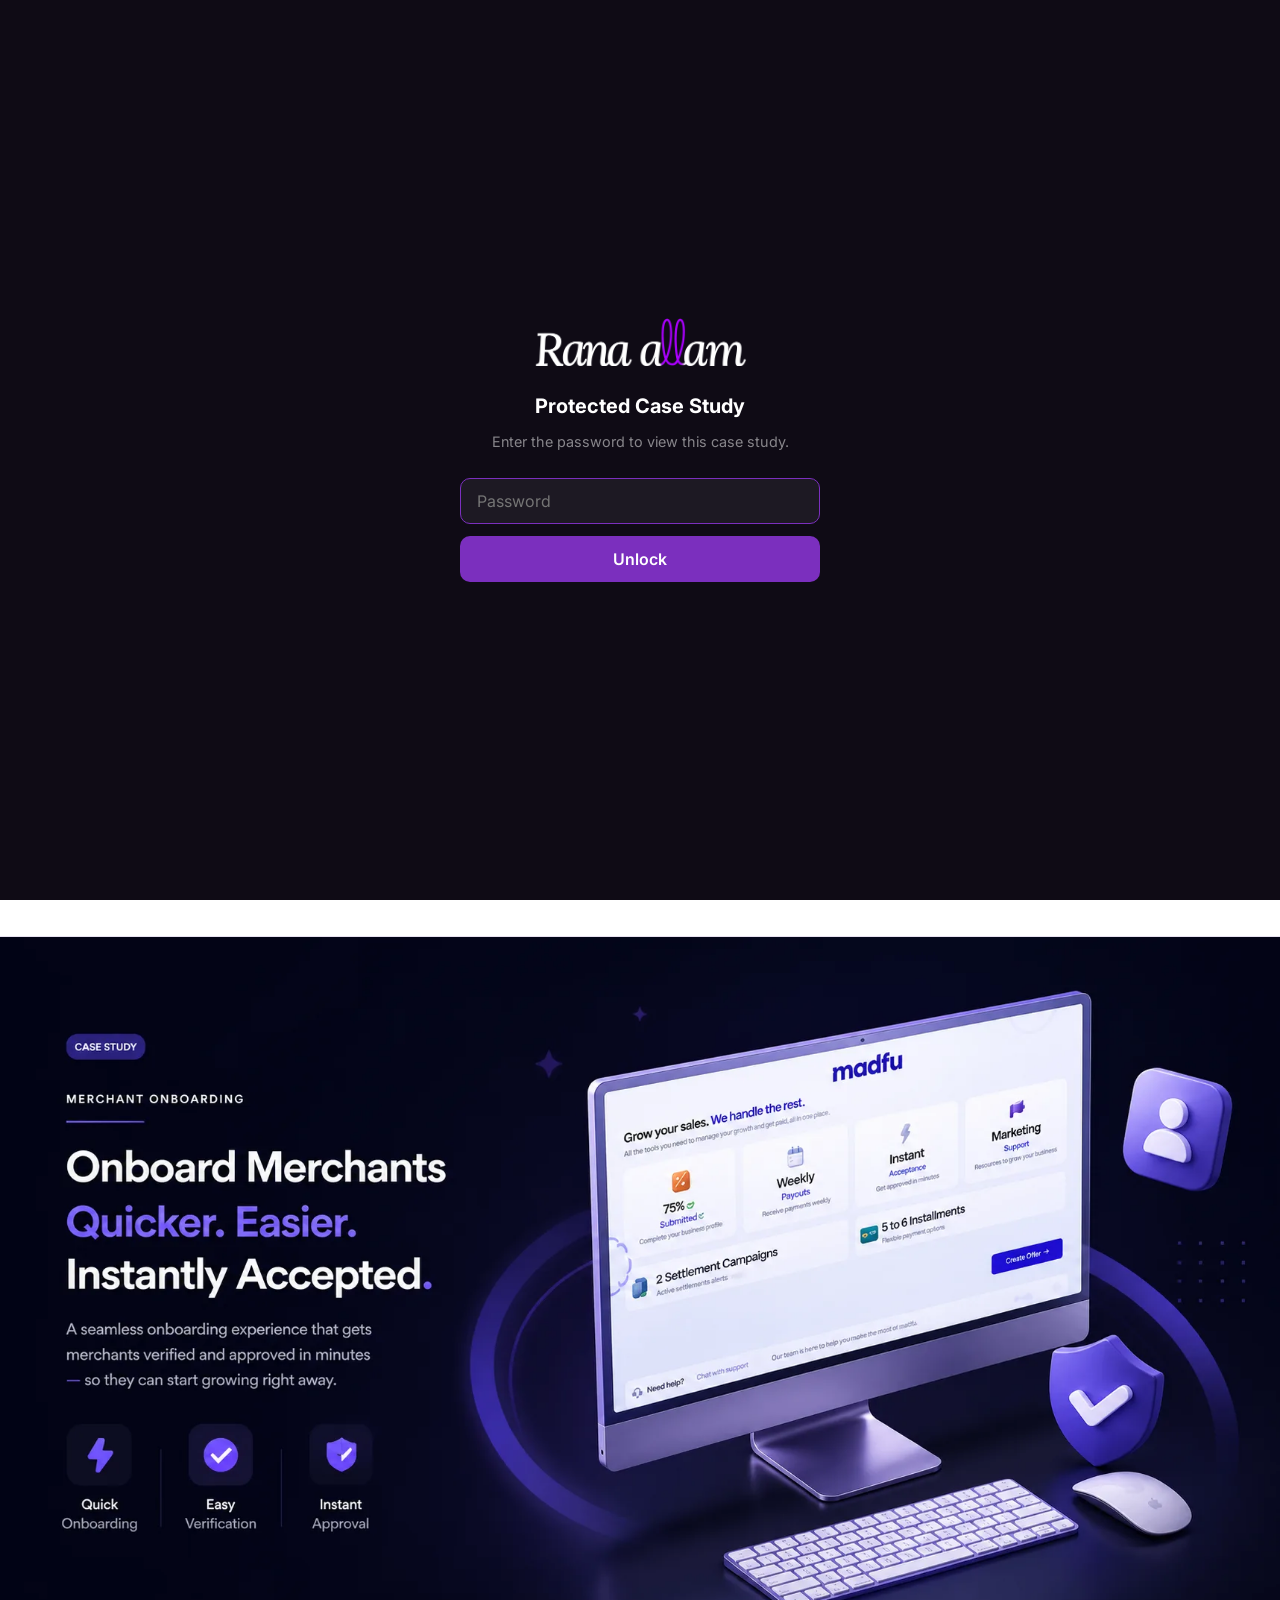
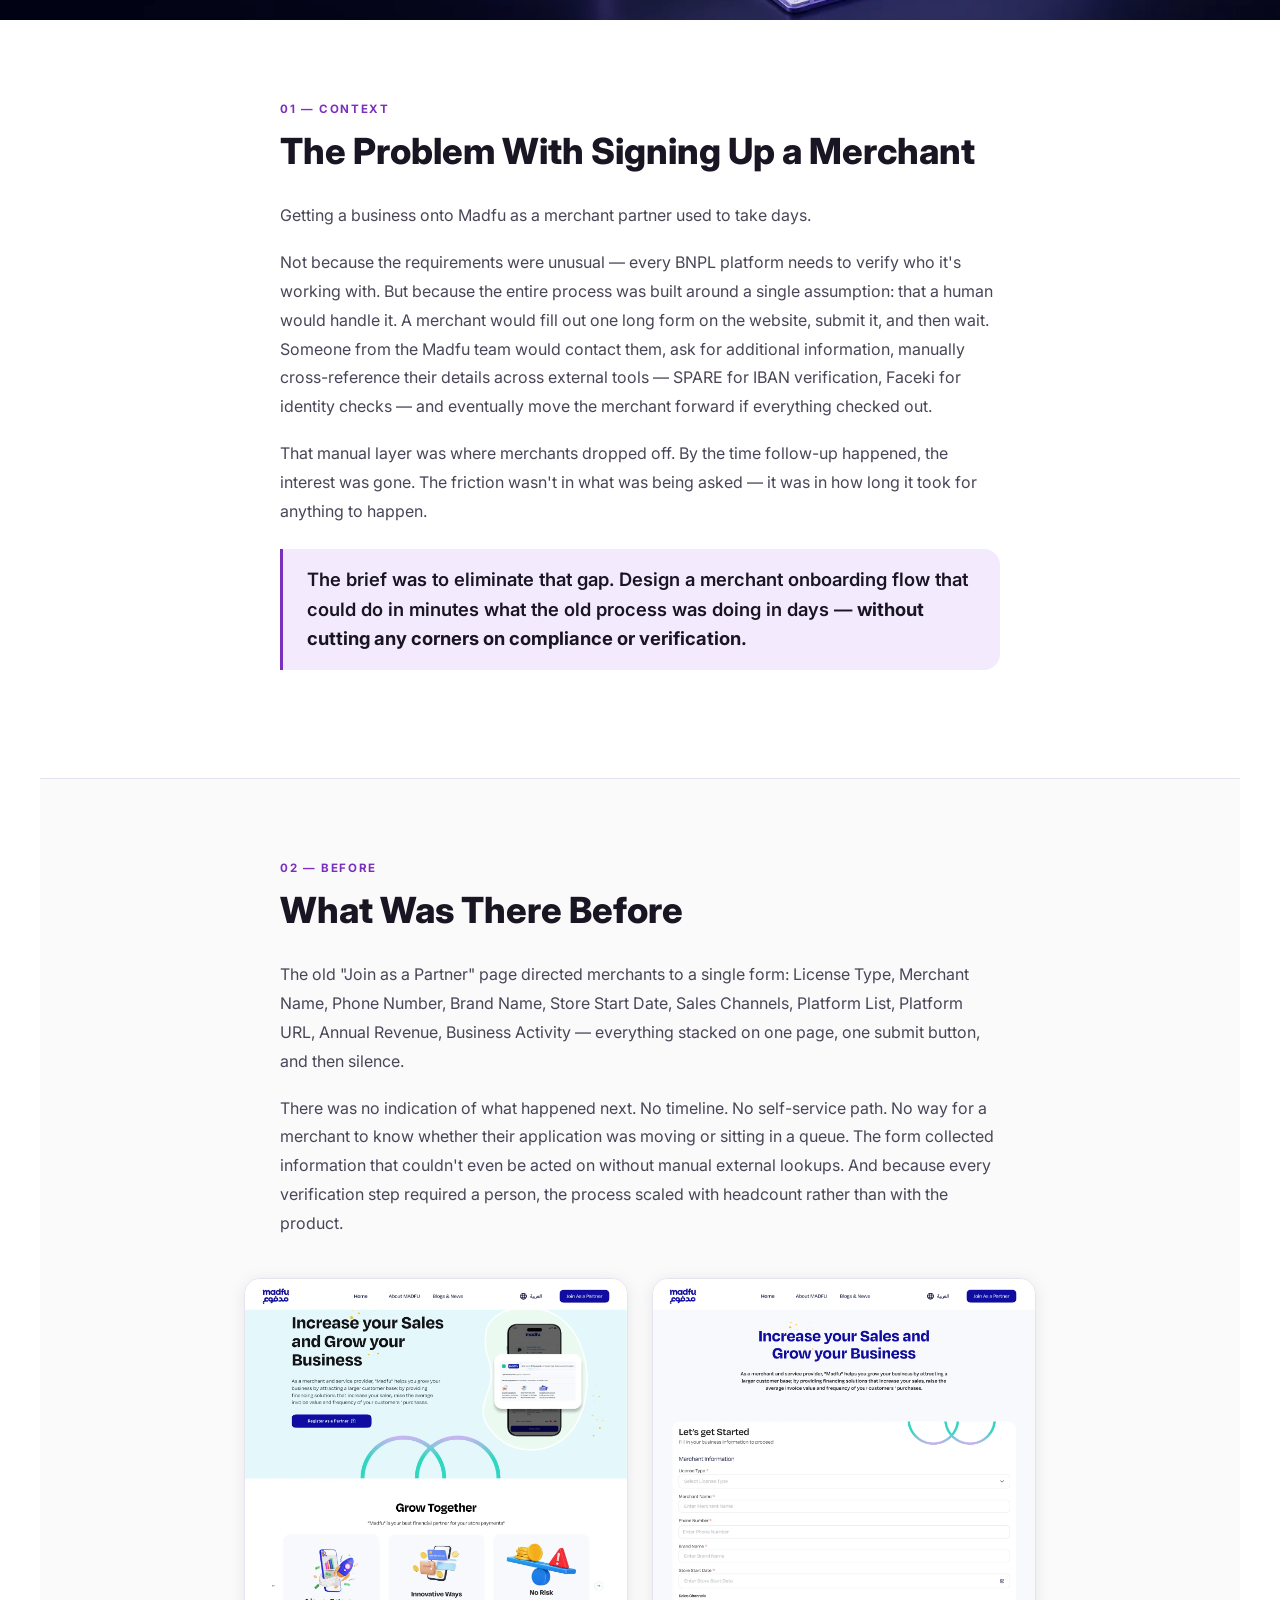
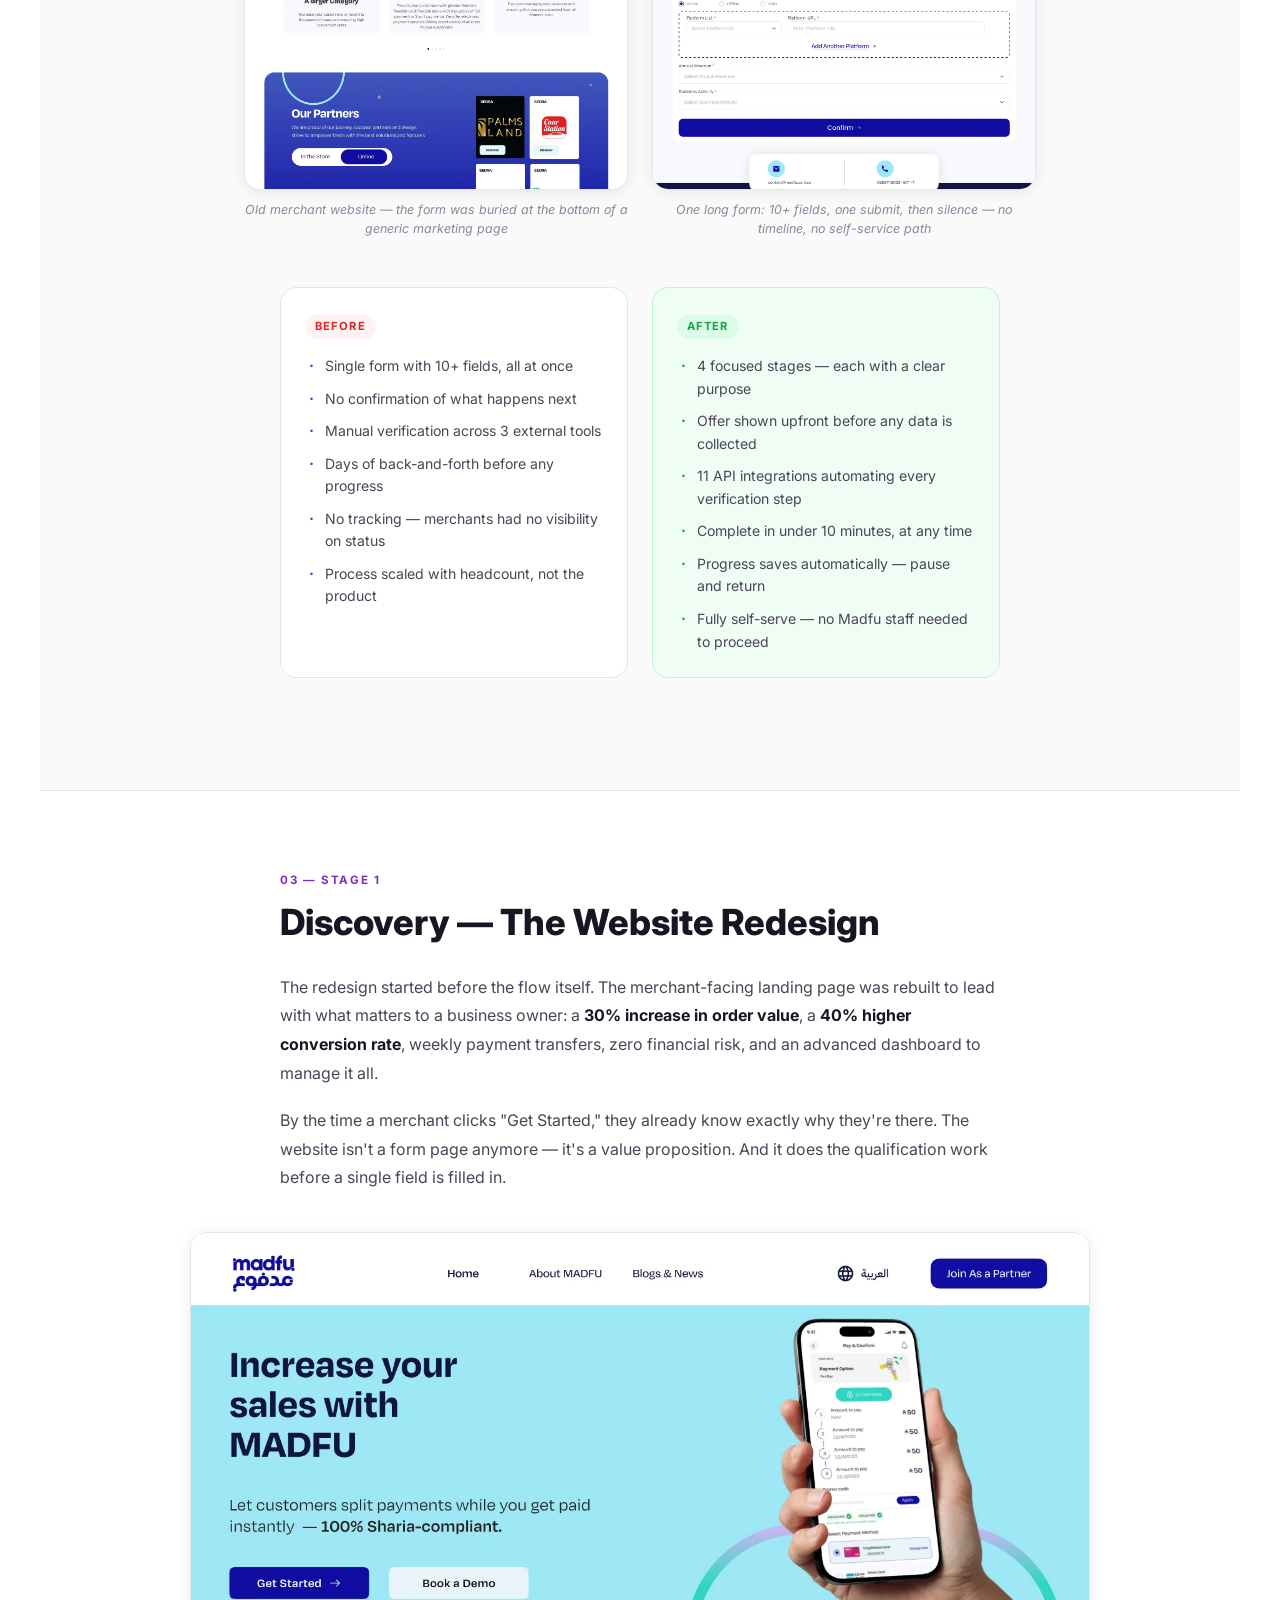
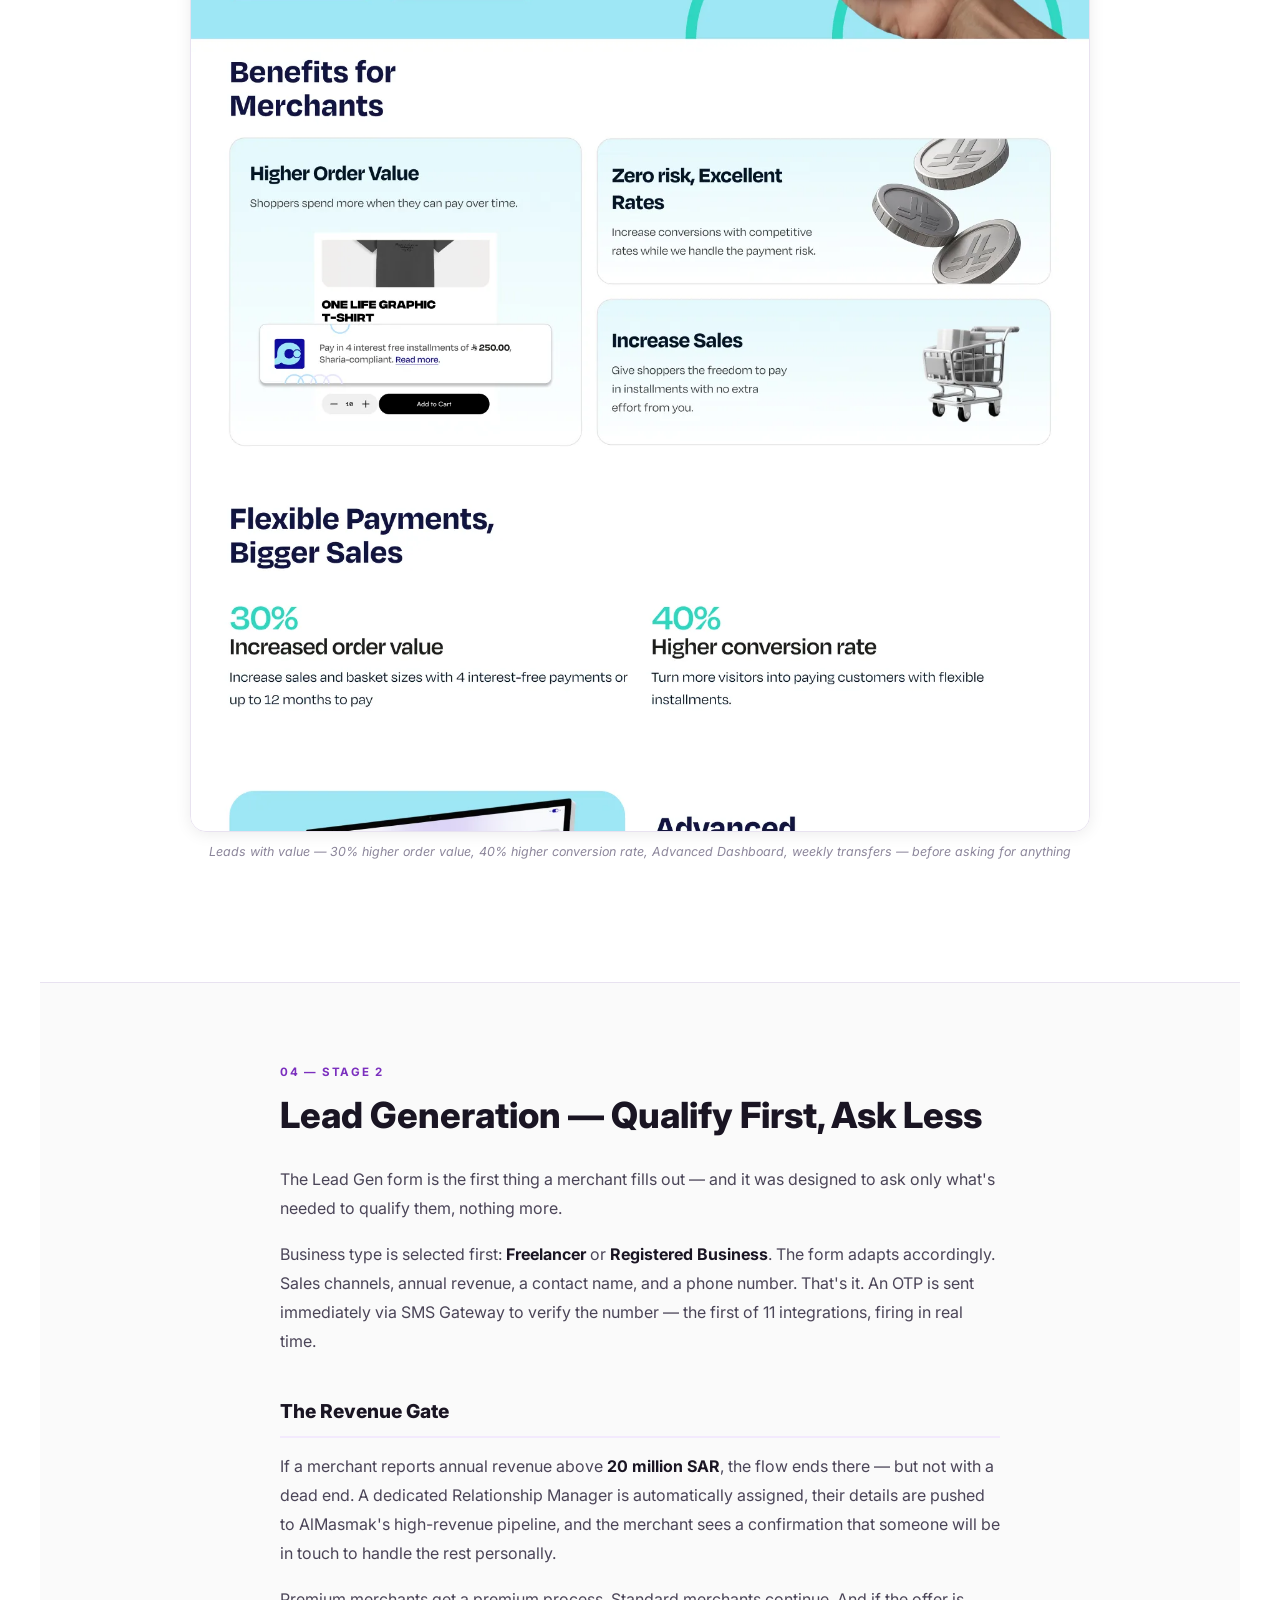
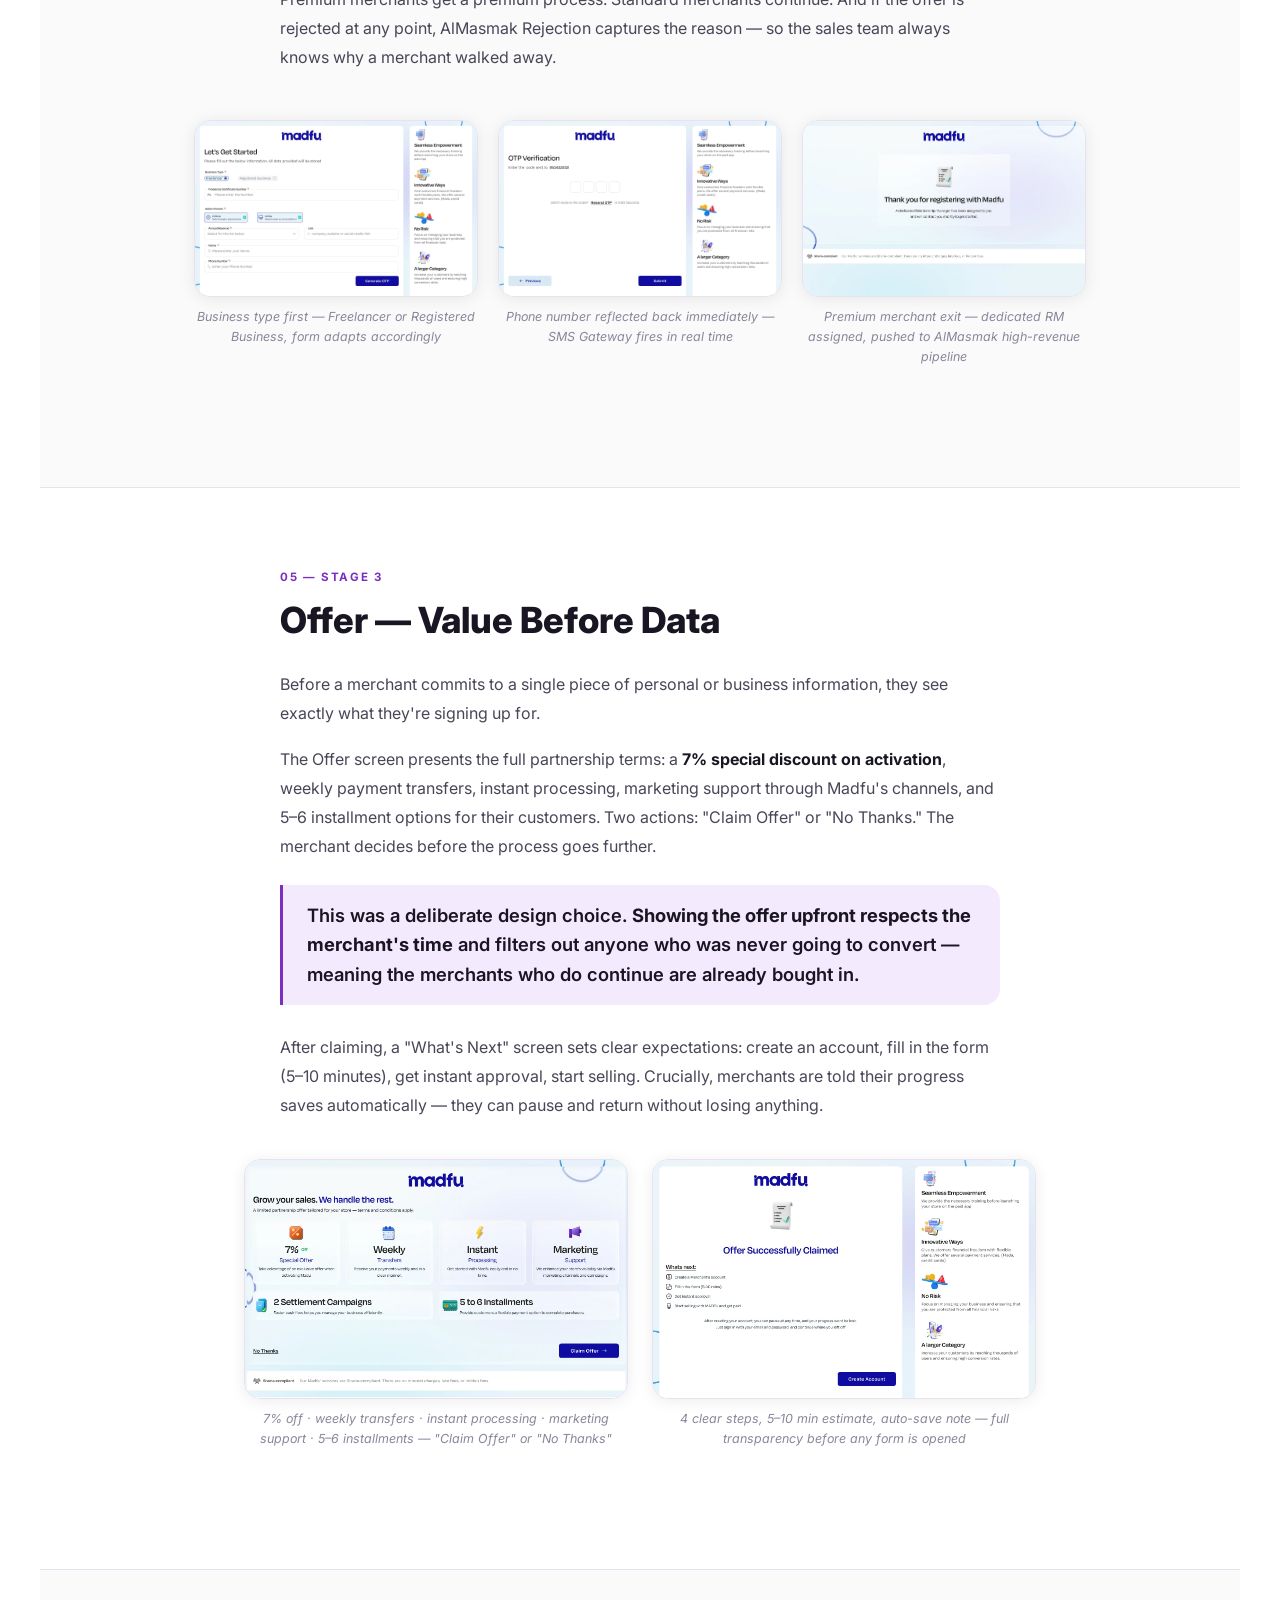
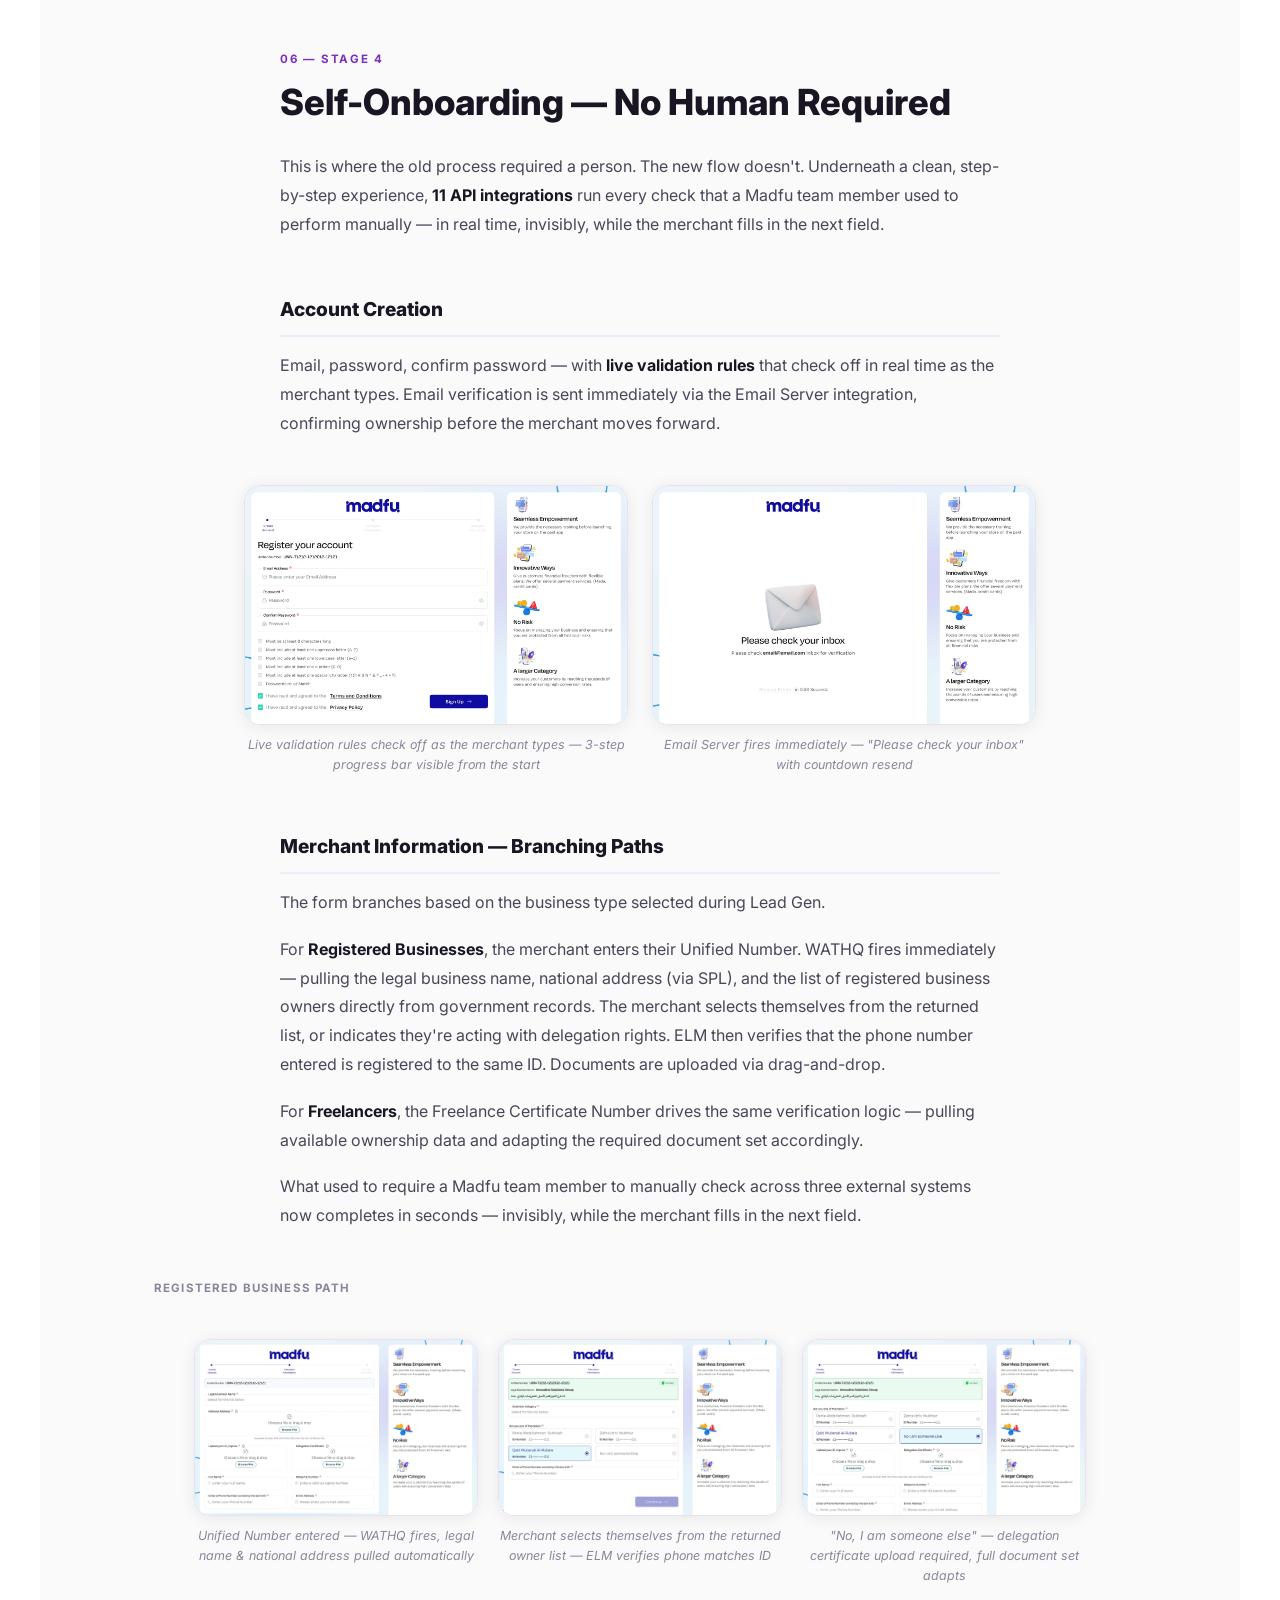
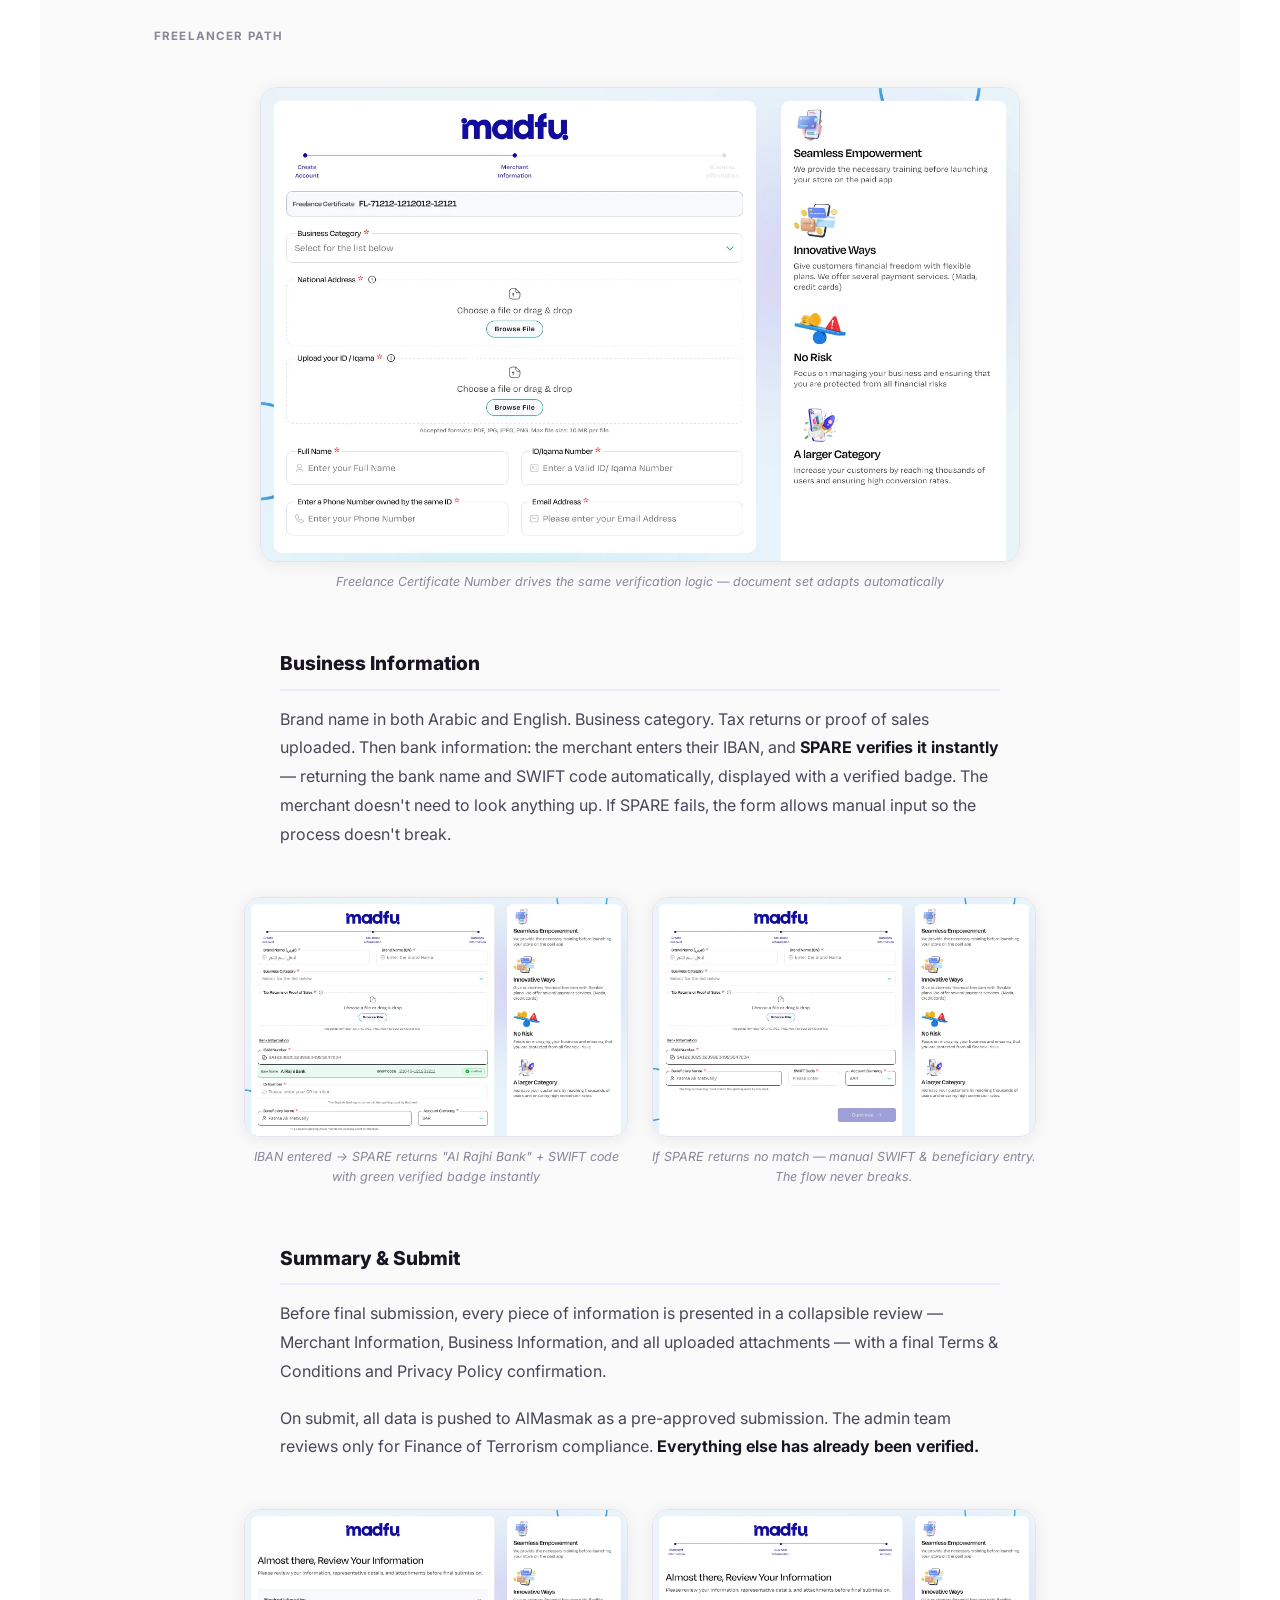
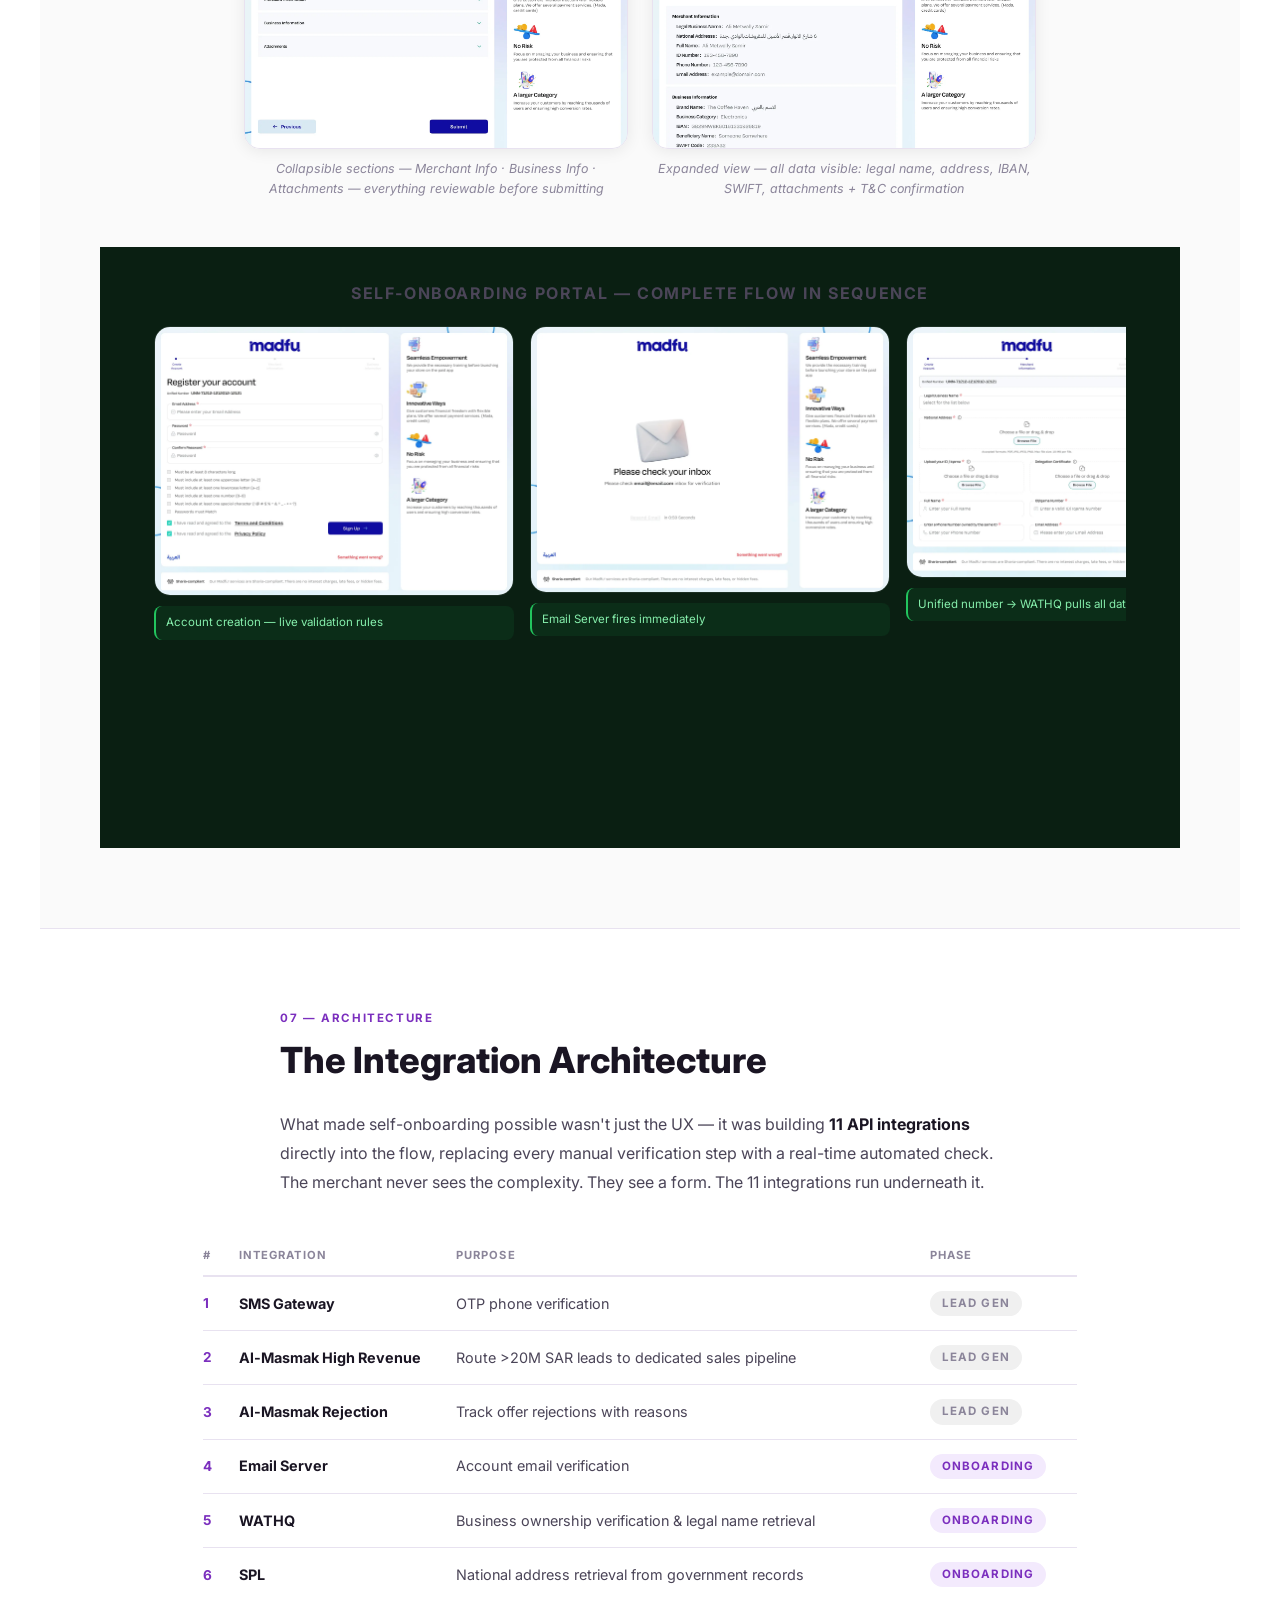
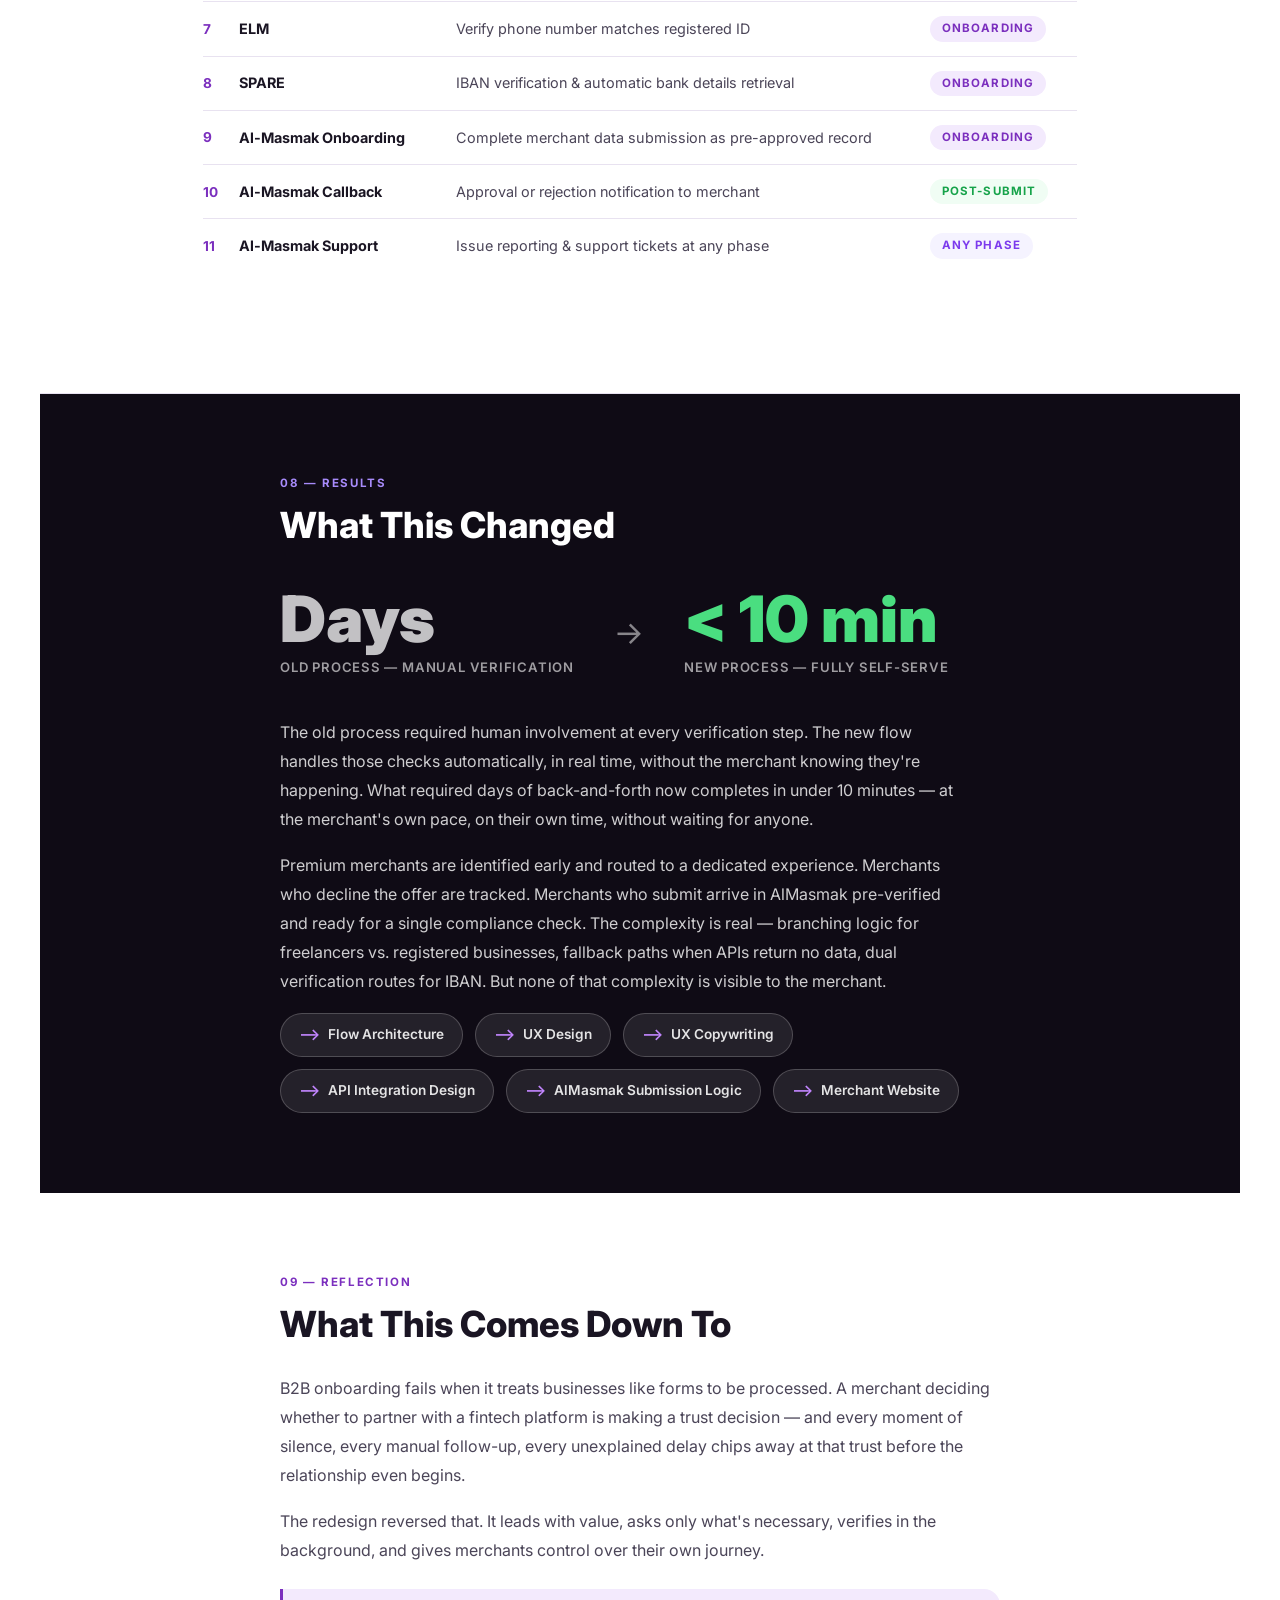
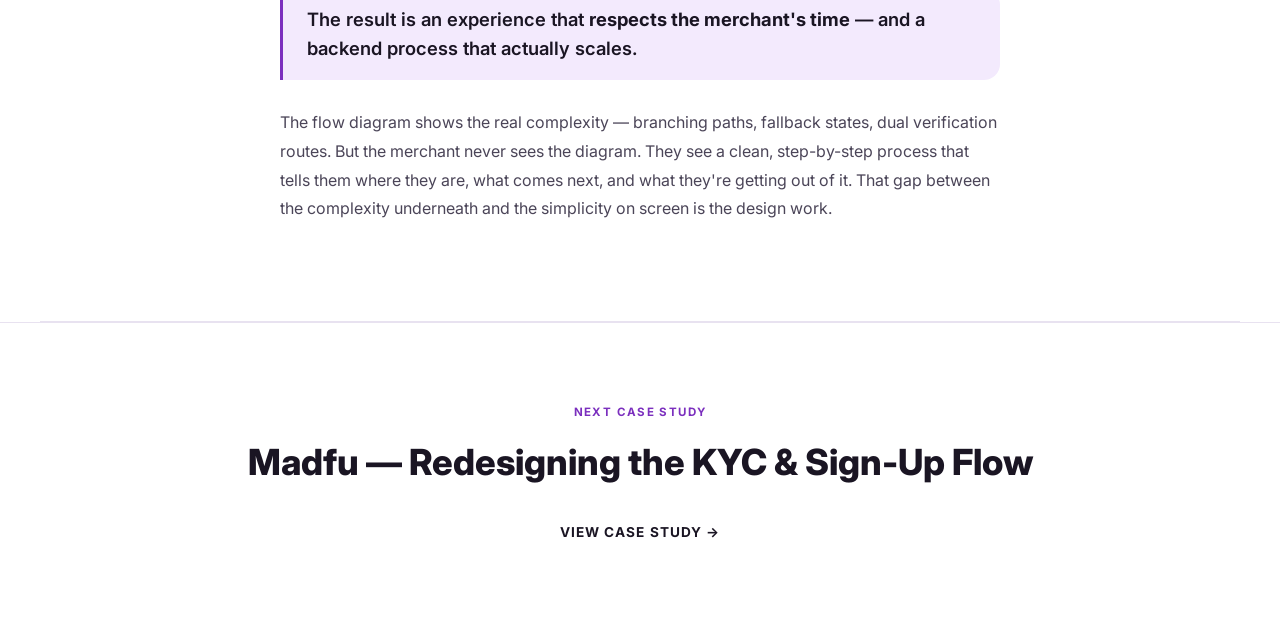
<file: Merchant.html>
<!DOCTYPE html>
<html lang="en">
<head>
  <meta charset="UTF-8" />
  <link rel="icon" type="image/png" sizes="32x32" href="IMGs/Favicon.png?v=2" />
  <link rel="shortcut icon" href="IMGs/Favicon.png?v=2" />
  <link rel="apple-touch-icon" href="IMGs/Favicon.png?v=2" />
  <meta name="viewport" content="width=device-width, initial-scale=1.0" />
  <title>Madfu — Merchant Onboarding Redesign · Rana Allam</title>
  <link rel="stylesheet" href="styles.css" />
  <link rel="stylesheet" href="case-study.css" />
  <link rel="preconnect" href="https://fonts.googleapis.com" />
  <link rel="preconnect" href="https://fonts.gstatic.com" crossorigin />
  <link href="https://fonts.googleapis.com/css2?family=Inter:wght@400;500;600;700;800;900&display=swap" rel="stylesheet" />
  <!-- Password gate: hide body until unlocked -->
  <script>
    if (sessionStorage.getItem('merchant_unlocked') !== '1') {
      document.addEventListener('DOMContentLoaded', function () {
        document.getElementById('pw-gate').style.display = 'flex';
        document.getElementById('pw-input').focus();
      });
    }
    function checkPassword() {
      var val = document.getElementById('pw-input').value;
      if (val === 'dashboard') {
        sessionStorage.setItem('merchant_unlocked', '1');
        document.getElementById('pw-gate').style.display = 'none';
      } else {
        document.getElementById('pw-error').style.display = 'block';
        document.getElementById('pw-input').style.borderColor = '#ff6b6b';
        document.getElementById('pw-input').value = '';
        document.getElementById('pw-input').focus();
      }
    }
  </script>
</head>
<body class="cs-page">

  <!-- ── PASSWORD GATE ── -->
  <div id="pw-gate" style="
    display: none;
    position: fixed; inset: 0; z-index: 9999;
    background: #0F0B15;
    flex-direction: column;
    align-items: center; justify-content: center;
    gap: 24px; padding: 24px;
  ">
    <img src="IMGs/Pasword.webp" alt="Rana Allam" style="height: 48px;" />
    <div style="text-align: center; max-width: 360px;">
      <h2 style="color: #fff; font-family: Inter, sans-serif; font-size: 1.25rem; font-weight: 700; margin: 0 0 8px;">Protected Case Study</h2>
      <p style="color: rgba(255,255,255,.5); font-family: Inter, sans-serif; font-size: .9rem; margin: 0 0 24px;">Enter the password to view this case study.</p>
      <input
        id="pw-input"
        type="password"
        placeholder="Password"
        autocomplete="current-password"
        style="
          width: 100%; box-sizing: border-box;
          padding: 12px 16px; border-radius: 10px;
          border: 1px solid rgba(255,255,255,.15);
          background: rgba(255,255,255,.06);
          color: #fff; font-family: Inter, sans-serif; font-size: 1rem;
          outline: none; margin-bottom: 12px;
          transition: border-color .2s;
        "
        onkeydown="if(event.key==='Enter') checkPassword()"
        onfocus="this.style.borderColor='#7B2FBE'"
        onblur="this.style.borderColor='rgba(255,255,255,.15)'"
      />
      <p id="pw-error" style="
        color: #ff6b6b; font-family: Inter, sans-serif;
        font-size: .85rem; margin: 0 0 12px; display: none;
      ">Incorrect password. Please try again.</p>
      <button
        onclick="checkPassword()"
        style="
          width: 100%; padding: 13px; border-radius: 10px;
          background: #7B2FBE; border: none; color: #fff;
          font-family: Inter, sans-serif; font-size: 1rem; font-weight: 600;
          cursor: pointer; transition: background .2s;
        "
        onmouseover="this.style.background='#9B4FDE'"
        onmouseout="this.style.background='#7B2FBE'"
      >Unlock</button>
    </div>
  </div>

  <!-- ── NAV ── -->
  <header class="nav">
    <a href="index.html" class="nav__logo">
      <img src="IMGs/My Logo@4x.webp" alt="Rana Allam" />
    </a>
    <nav class="nav__links">
      <a href="index.html">Home</a>
      <a href="index.html#work">Portfolio</a>
      <a href="#contact" class="btn btn--hire">Hire Me</a>
    </nav>
  </header>

  <!-- ── HERO ── -->
  <section class="cs-hero">
    <div class="cs-hero__inner">
      <div class="cs-hero__meta">
        <span class="cs-tag">Case Study</span>
        <span class="cs-tag cs-tag--dim">Fintech · B2B · Merchant Onboarding</span>
      </div>
      <h1 class="cs-hero__title">Madfu — Redesigning the<br/>Merchant Onboarding Flow</h1>
      <p class="cs-hero__sub">
        A manual, multi-day process was causing merchants to drop off before ever going live.
        Here's how replacing every human verification step with a real-time API rebuilt the entire onboarding experience from scratch.
      </p>

      <div class="cs-hero__stats">
        <div class="cs-stat">
          <span class="cs-stat__label">Before</span>
          <span class="cs-stat__value cs-stat__value--muted">Days</span>
        </div>
        <div class="cs-stat__arrow">→</div>
        <div class="cs-stat">
          <span class="cs-stat__label">After</span>
          <span class="cs-stat__value cs-stat__value--green">&lt; 10 min</span>
        </div>
        <div class="cs-stat cs-stat--divider">
          <span class="cs-stat__label">API Integrations</span>
          <span class="cs-stat__value cs-stat__value--purple">11</span>
        </div>
        <div class="cs-stat cs-stat--divider">
          <span class="cs-stat__label">Onboarding Stages</span>
          <span class="cs-stat__value cs-stat__value--purple">4</span>
        </div>
      </div>

      <div class="cs-hero__details">
        <div class="cs-detail">
          <span class="cs-detail__label">Role</span>
          <span class="cs-detail__value">Product Design Lead</span>
        </div>
        <div class="cs-detail">
          <span class="cs-detail__label">Scope</span>
          <span class="cs-detail__value">UX Design · Flow Architecture · UX Copywriting</span>
        </div>
        <div class="cs-detail">
          <span class="cs-detail__label">Stakeholders</span>
          <span class="cs-detail__value">COO · Marketing</span>
        </div>
        <div class="cs-detail">
          <span class="cs-detail__label">Team</span>
          <span class="cs-detail__value">Product Design Lead · 2 Product Managers</span>
        </div>
        <div class="cs-detail">
          <span class="cs-detail__label">Surfaces</span>
          <span class="cs-detail__value">Merchant Website · Lead Gen Flow · Offer Screen · Self-Onboarding Portal</span>
        </div>
      </div>
    </div>
  </section>

  <!-- ── HERO COVER IMAGE ── -->
  <div class="cs-full-image">
    <img
      src="Case%20Studies/Madfu/Merchant/Merchant%20Panel/Merchant%20Onboarding/Master.webp"
      alt="Madfu Merchant Onboarding — case study hero"
      class="cs-full-image__img"
    />
  </div>

  <!-- ── BODY ── -->
  <article class="cs-body">

    <!-- 01 · Context -->
    <section class="cs-section">
      <div class="cs-section__inner">
        <div class="cs-section__label">01 — Context</div>
        <h2 class="cs-section__title">The Problem With Signing Up a Merchant</h2>
        <p>Getting a business onto Madfu as a merchant partner used to take days.</p>
        <p>Not because the requirements were unusual — every BNPL platform needs to verify who it's working with. But because the entire process was built around a single assumption: that a human would handle it. A merchant would fill out one long form on the website, submit it, and then wait. Someone from the Madfu team would contact them, ask for additional information, manually cross-reference their details across external tools — SPARE for IBAN verification, Faceki for identity checks — and eventually move the merchant forward if everything checked out.</p>
        <p>That manual layer was where merchants dropped off. By the time follow-up happened, the interest was gone. The friction wasn't in what was being asked — it was in how long it took for anything to happen.</p>

        <div class="cs-callout">
          <p>The brief was to eliminate that gap. Design a merchant onboarding flow that could do in minutes what the old process was doing in days — <strong>without cutting any corners on compliance or verification.</strong></p>
        </div>
      </div>
    </section>

    <!-- 02 · Before -->
    <section class="cs-section cs-section--alt">
      <div class="cs-section__inner">
        <div class="cs-section__label">02 — Before</div>
        <h2 class="cs-section__title">What Was There Before</h2>
        <p>The old "Join as a Partner" page directed merchants to a single form: License Type, Merchant Name, Phone Number, Brand Name, Store Start Date, Sales Channels, Platform List, Platform URL, Annual Revenue, Business Activity — everything stacked on one page, one submit button, and then silence.</p>
        <p>There was no indication of what happened next. No timeline. No self-service path. No way for a merchant to know whether their application was moving or sitting in a queue. The form collected information that couldn't even be acted on without manual external lookups. And because every verification step required a person, the process scaled with headcount rather than with the product.</p>
      </div>

      <!-- Old registration pages -->
      <div class="cs-images cs-images--2up" style="margin-top: 40px;">
        <figure class="cs-figure cs-figure--page">
          <img src="Case%20Studies/Madfu/Merchant/Merchant%20Panel/Merchant%20Onboarding/Before/be%20a%20partener.webp" alt="Old Madfu merchant website" />
          <figcaption>Old merchant website — the form was buried at the bottom of a generic marketing page</figcaption>
        </figure>
        <figure class="cs-figure cs-figure--page">
          <img src="Case%20Studies/Madfu/Merchant/Merchant%20Panel/Merchant%20Onboarding/Before/defult.webp" alt="Old merchant registration form" />
          <figcaption>One long form: 10+ fields, one submit, then silence — no timeline, no self-service path</figcaption>
        </figure>
      </div>

      <div class="cs-section__inner" style="margin-top: 48px;">
        <div class="cs-compare">
          <div class="cs-compare__col">
            <span class="cs-compare__badge cs-compare__badge--before">Before</span>
            <ul class="cs-list">
              <li>Single form with 10+ fields, all at once</li>
              <li>No confirmation of what happens next</li>
              <li>Manual verification across 3 external tools</li>
              <li>Days of back-and-forth before any progress</li>
              <li>No tracking — merchants had no visibility on status</li>
              <li>Process scaled with headcount, not the product</li>
            </ul>
          </div>
          <div class="cs-compare__col cs-compare__col--after">
            <span class="cs-compare__badge cs-compare__badge--after">After</span>
            <ul class="cs-list">
              <li>4 focused stages — each with a clear purpose</li>
              <li>Offer shown upfront before any data is collected</li>
              <li>11 API integrations automating every verification step</li>
              <li>Complete in under 10 minutes, at any time</li>
              <li>Progress saves automatically — pause and return</li>
              <li>Fully self-serve — no Madfu staff needed to proceed</li>
            </ul>
          </div>
        </div>
      </div>
    </section>

    <!-- 03 · Stage 1 — Discovery -->
    <section class="cs-section">
      <div class="cs-section__inner">
        <div class="cs-section__label">03 — Stage 1</div>
        <h2 class="cs-section__title">Discovery — The Website Redesign</h2>
        <p>The redesign started before the flow itself. The merchant-facing landing page was rebuilt to lead with what matters to a business owner: a <strong>30% increase in order value</strong>, a <strong>40% higher conversion rate</strong>, weekly payment transfers, zero financial risk, and an advanced dashboard to manage it all.</p>
        <p>By the time a merchant clicks "Get Started," they already know exactly why they're there. The website isn't a form page anymore — it's a value proposition. And it does the qualification work before a single field is filled in.</p>
      </div>

      <!-- Redesigned merchant website -->
      <div class="cs-images cs-images--scroll" style="margin-top: 40px;">
        <figure class="cs-figure cs-figure--page" style="max-width:900px; margin:0 auto;">
          <img src="Case%20Studies/Madfu/Merchant/Merchant%20Panel/Merchant%20Onboarding/After/be%20a%20Partner.webp" alt="Redesigned Madfu merchant website" />
          <figcaption>Leads with value — 30% higher order value, 40% higher conversion rate, Advanced Dashboard, weekly transfers — before asking for anything</figcaption>
        </figure>
      </div>
    </section>

    <!-- 04 · Stage 2 — Lead Generation -->
    <section class="cs-section cs-section--alt">
      <div class="cs-section__inner">
        <div class="cs-section__label">04 — Stage 2</div>
        <h2 class="cs-section__title">Lead Generation — Qualify First, Ask Less</h2>
        <p>The Lead Gen form is the first thing a merchant fills out — and it was designed to ask only what's needed to qualify them, nothing more.</p>
        <p>Business type is selected first: <strong>Freelancer</strong> or <strong>Registered Business</strong>. The form adapts accordingly. Sales channels, annual revenue, a contact name, and a phone number. That's it. An OTP is sent immediately via SMS Gateway to verify the number — the first of 11 integrations, firing in real time.</p>
      </div>

      <div class="cs-section__inner" style="margin-top: 40px;">
        <div class="cs-subsection">
          <h3 class="cs-subsection__title cs-subsection__title--top">The Revenue Gate</h3>
          <p>If a merchant reports annual revenue above <strong>20 million SAR</strong>, the flow ends there — but not with a dead end. A dedicated Relationship Manager is automatically assigned, their details are pushed to AlMasmak's high-revenue pipeline, and the merchant sees a confirmation that someone will be in touch to handle the rest personally.</p>
          <p>Premium merchants get a premium process. Standard merchants continue. And if the offer is rejected at any point, AlMasmak Rejection captures the reason — so the sales team always knows why a merchant walked away.</p>
        </div>
      </div>

      <!-- Lead Gen screens: form + OTP + >20M exit -->
      <div class="cs-images cs-images--3up">
        <figure class="cs-figure cs-figure--screen">
          <img src="Case%20Studies/Madfu/Merchant/Merchant%20Panel/Merchant%20Onboarding/After/Step%201.0.webp" alt="Lead Gen form — business type toggle" />
          <figcaption>Business type first — Freelancer or Registered Business, form adapts accordingly</figcaption>
        </figure>
        <figure class="cs-figure cs-figure--screen">
          <img src="Case%20Studies/Madfu/Merchant/Merchant%20Panel/Merchant%20Onboarding/After/Step%201.1.webp" alt="OTP verification" />
          <figcaption>Phone number reflected back immediately — SMS Gateway fires in real time</figcaption>
        </figure>
        <figure class="cs-figure cs-figure--screen">
          <img src="Case%20Studies/Madfu/Merchant/Merchant%20Panel/Merchant%20Onboarding/After/Step%202.1.1.webp" alt=">20M SAR — Relationship Manager assigned" />
          <figcaption>Premium merchant exit — dedicated RM assigned, pushed to AlMasmak high-revenue pipeline</figcaption>
        </figure>
      </div>
    </section>

    <!-- 05 · Stage 3 — Offer -->
    <section class="cs-section">
      <div class="cs-section__inner">
        <div class="cs-section__label">05 — Stage 3</div>
        <h2 class="cs-section__title">Offer — Value Before Data</h2>
        <p>Before a merchant commits to a single piece of personal or business information, they see exactly what they're signing up for.</p>
        <p>The Offer screen presents the full partnership terms: a <strong>7% special discount on activation</strong>, weekly payment transfers, instant processing, marketing support through Madfu's channels, and 5–6 installment options for their customers. Two actions: "Claim Offer" or "No Thanks." The merchant decides before the process goes further.</p>

        <div class="cs-callout">
          <p>This was a deliberate design choice. <strong>Showing the offer upfront respects the merchant's time</strong> and filters out anyone who was never going to convert — meaning the merchants who do continue are already bought in.</p>
        </div>

        <p>After claiming, a "What's Next" screen sets clear expectations: create an account, fill in the form (5–10 minutes), get instant approval, start selling. Crucially, merchants are told their progress saves automatically — they can pause and return without losing anything.</p>
      </div>

      <!-- Offer + What's Next screens -->
      <div class="cs-images cs-images--2up">
        <figure class="cs-figure cs-figure--screen">
          <img src="Case%20Studies/Madfu/Merchant/Merchant%20Panel/Merchant%20Onboarding/After/Step%202.1.0%20(Shown).webp" alt="Offer screen" />
          <figcaption>7% off · weekly transfers · instant processing · marketing support · 5–6 installments — "Claim Offer" or "No Thanks"</figcaption>
        </figure>
        <figure class="cs-figure cs-figure--screen">
          <img src="Case%20Studies/Madfu/Merchant/Merchant%20Panel/Merchant%20Onboarding/After/Step%203.0.0.webp" alt="Offer claimed — What's Next" />
          <figcaption>4 clear steps, 5–10 min estimate, auto-save note — full transparency before any form is opened</figcaption>
        </figure>
      </div>
    </section>

    <!-- 06 · Stage 4 — Self-Onboarding -->
    <section class="cs-section cs-section--alt">
      <div class="cs-section__inner">
        <div class="cs-section__label">06 — Stage 4</div>
        <h2 class="cs-section__title">Self-Onboarding — No Human Required</h2>
        <p>This is where the old process required a person. The new flow doesn't. Underneath a clean, step-by-step experience, <strong>11 API integrations</strong> run every check that a Madfu team member used to perform manually — in real time, invisibly, while the merchant fills in the next field.</p>
      </div>

      <!-- Account Creation -->
      <div class="cs-section__inner" style="margin-top: 56px;">
        <div class="cs-subsection">
          <h3 class="cs-subsection__title cs-subsection__title--top">Account Creation</h3>
          <p>Email, password, confirm password — with <strong>live validation rules</strong> that check off in real time as the merchant types. Email verification is sent immediately via the Email Server integration, confirming ownership before the merchant moves forward.</p>
        </div>
      </div>

      <div class="cs-images cs-images--2up">
        <figure class="cs-figure cs-figure--screen">
          <img src="Case%20Studies/Madfu/Merchant/Merchant%20Panel/Merchant%20Onboarding/After/Step%203.1.0.webp" alt="Account creation — register your account" />
          <figcaption>Live validation rules check off as the merchant types — 3-step progress bar visible from the start</figcaption>
        </figure>
        <figure class="cs-figure cs-figure--screen">
          <img src="Case%20Studies/Madfu/Merchant/Merchant%20Panel/Merchant%20Onboarding/After/Step%203.2.0.webp" alt="Email verification" />
          <figcaption>Email Server fires immediately — "Please check your inbox" with countdown resend</figcaption>
        </figure>
      </div>

      <!-- Merchant Information -->
      <div class="cs-section__inner" style="margin-top: 56px;">
        <div class="cs-subsection">
          <h3 class="cs-subsection__title">Merchant Information — Branching Paths</h3>
          <p>The form branches based on the business type selected during Lead Gen.</p>
          <p>For <strong>Registered Businesses</strong>, the merchant enters their Unified Number. WATHQ fires immediately — pulling the legal business name, national address (via SPL), and the list of registered business owners directly from government records. The merchant selects themselves from the returned list, or indicates they're acting with delegation rights. ELM then verifies that the phone number entered is registered to the same ID. Documents are uploaded via drag-and-drop.</p>
          <p>For <strong>Freelancers</strong>, the Freelance Certificate Number drives the same verification logic — pulling available ownership data and adapting the required document set accordingly.</p>
          <p>What used to require a Madfu team member to manually check across three external systems now completes in seconds — invisibly, while the merchant fills in the next field.</p>
        </div>
      </div>

      <!-- Registered Business path -->
      <div style="padding: 0 5%; margin-bottom: 12px;">
        <p style="font-size:.72rem; font-weight:700; letter-spacing:.1em; text-transform:uppercase; color:var(--ink-soft); margin-bottom:16px;">Registered Business Path</p>
      </div>
      <div class="cs-images cs-images--3up">
        <figure class="cs-figure cs-figure--screen">
          <img src="Case%20Studies/Madfu/Merchant/Merchant%20Panel/Merchant%20Onboarding/After/Step%203.3.02.webp" alt="Registered Business — Unified Number form" />
          <figcaption>Unified Number entered — WATHQ fires, legal name &amp; national address pulled automatically</figcaption>
        </figure>
        <figure class="cs-figure cs-figure--screen">
          <img src="Case%20Studies/Madfu/Merchant/Merchant%20Panel/Merchant%20Onboarding/After/Step%203.3.04.webp" alt="WATHQ — owner selected from list" />
          <figcaption>Merchant selects themselves from the returned owner list — ELM verifies phone matches ID</figcaption>
        </figure>
        <figure class="cs-figure cs-figure--screen">
          <img src="Case%20Studies/Madfu/Merchant/Merchant%20Panel/Merchant%20Onboarding/After/Step%203.3.03.webp" alt="WATHQ — delegation path" />
          <figcaption>"No, I am someone else" — delegation certificate upload required, full document set adapts</figcaption>
        </figure>
      </div>

      <!-- Freelancer path -->
      <div style="padding: 0 5%; margin: 32px 0 12px;">
        <p style="font-size:.72rem; font-weight:700; letter-spacing:.1em; text-transform:uppercase; color:var(--ink-soft); margin-bottom:16px;">Freelancer Path</p>
      </div>
      <div class="cs-images cs-images--scroll" style="margin-bottom: 0;">
        <figure class="cs-figure cs-figure--screen" style="max-width:760px; margin:0 auto;">
          <img src="Case%20Studies/Madfu/Merchant/Merchant%20Panel/Merchant%20Onboarding/After/Step%203.3.01.webp" alt="Freelancer merchant information" />
          <figcaption>Freelance Certificate Number drives the same verification logic — document set adapts automatically</figcaption>
        </figure>
      </div>

      <!-- Business Information -->
      <div class="cs-section__inner" style="margin-top: 56px;">
        <div class="cs-subsection">
          <h3 class="cs-subsection__title">Business Information</h3>
          <p>Brand name in both Arabic and English. Business category. Tax returns or proof of sales uploaded. Then bank information: the merchant enters their IBAN, and <strong>SPARE verifies it instantly</strong> — returning the bank name and SWIFT code automatically, displayed with a verified badge. The merchant doesn't need to look anything up. If SPARE fails, the form allows manual input so the process doesn't break.</p>
        </div>
      </div>

      <div class="cs-images cs-images--2up">
        <figure class="cs-figure cs-figure--screen">
          <img src="Case%20Studies/Madfu/Merchant/Merchant%20Panel/Merchant%20Onboarding/After/Step%204.0.0.webp" alt="Business info — SPARE IBAN verified" />
          <figcaption>IBAN entered → SPARE returns "Al Rajhi Bank" + SWIFT code with green verified badge instantly</figcaption>
        </figure>
        <figure class="cs-figure cs-figure--screen">
          <img src="Case%20Studies/Madfu/Merchant/Merchant%20Panel/Merchant%20Onboarding/After/Step%204.1.0.webp" alt="Business info — manual IBAN fallback" />
          <figcaption>If SPARE returns no match — manual SWIFT &amp; beneficiary entry. The flow never breaks.</figcaption>
        </figure>
      </div>

      <!-- Summary & Submit -->
      <div class="cs-section__inner" style="margin-top: 56px;">
        <div class="cs-subsection">
          <h3 class="cs-subsection__title">Summary &amp; Submit</h3>
          <p>Before final submission, every piece of information is presented in a collapsible review — Merchant Information, Business Information, and all uploaded attachments — with a final Terms &amp; Conditions and Privacy Policy confirmation.</p>
          <p>On submit, all data is pushed to AlMasmak as a pre-approved submission. The admin team reviews only for Finance of Terrorism compliance. <strong>Everything else has already been verified.</strong></p>
        </div>
      </div>

      <div class="cs-images cs-images--2up">
        <figure class="cs-figure cs-figure--screen">
          <img src="Case%20Studies/Madfu/Merchant/Merchant%20Panel/Merchant%20Onboarding/After/Step%205.0.webp" alt="Summary review — collapsed" />
          <figcaption>Collapsible sections — Merchant Info · Business Info · Attachments — everything reviewable before submitting</figcaption>
        </figure>
        <figure class="cs-figure cs-figure--screen">
          <img src="Case%20Studies/Madfu/Merchant/Merchant%20Panel/Merchant%20Onboarding/After/Step%205.1.webp" alt="Summary review — expanded with full details" />
          <figcaption>Expanded view — all data visible: legal name, address, IBAN, SWIFT, attachments + T&amp;C confirmation</figcaption>
        </figure>
      </div>

      <!-- Full self-onboarding flow strip -->
      <div class="cs-flow-strip cs-flow-strip--after cs-flow-strip--wide" style="margin-top: 48px;">
        <p class="cs-flow-strip__label">Self-onboarding portal — complete flow in sequence</p>
        <div class="cs-flow-strip__row">

          <figure class="cs-flow-strip__item">
            <img src="Case%20Studies/Madfu/Merchant/Merchant%20Panel/Merchant%20Onboarding/After/Step%203.1.0.webp" alt="Account creation" />
            <div class="cs-flow-strip__annotation cs-flow-strip__annotation--good">Account creation — live validation rules</div>
          </figure>

          <figure class="cs-flow-strip__item">
            <img src="Case%20Studies/Madfu/Merchant/Merchant%20Panel/Merchant%20Onboarding/After/Step%203.2.0.webp" alt="Email verification" />
            <div class="cs-flow-strip__annotation cs-flow-strip__annotation--good">Email Server fires immediately</div>
          </figure>

          <figure class="cs-flow-strip__item">
            <img src="Case%20Studies/Madfu/Merchant/Merchant%20Panel/Merchant%20Onboarding/After/Step%203.3.02.webp" alt="Unified number — WATHQ" />
            <div class="cs-flow-strip__annotation cs-flow-strip__annotation--good">Unified number → WATHQ pulls all data</div>
          </figure>

          <figure class="cs-flow-strip__item">
            <img src="Case%20Studies/Madfu/Merchant/Merchant%20Panel/Merchant%20Onboarding/After/Step%203.3.04.webp" alt="Owner selection" />
            <div class="cs-flow-strip__annotation cs-flow-strip__annotation--good">Owner selected from returned list</div>
          </figure>

          <figure class="cs-flow-strip__item">
            <img src="Case%20Studies/Madfu/Merchant/Merchant%20Panel/Merchant%20Onboarding/After/Step%204.0.0.webp" alt="Business info — SPARE verified" />
            <div class="cs-flow-strip__annotation cs-flow-strip__annotation--good">IBAN → SPARE returns bank details instantly</div>
          </figure>

          <figure class="cs-flow-strip__item">
            <img src="Case%20Studies/Madfu/Merchant/Merchant%20Panel/Merchant%20Onboarding/After/Step%205.0.webp" alt="Summary review" />
            <div class="cs-flow-strip__annotation cs-flow-strip__annotation--good">Summary — all sections collapsible</div>
          </figure>

          <figure class="cs-flow-strip__item">
            <img src="Case%20Studies/Madfu/Merchant/Merchant%20Panel/Merchant%20Onboarding/After/Step%205.1.webp" alt="Final submit" />
            <div class="cs-flow-strip__annotation cs-flow-strip__annotation--good">Submit → pre-approved in AlMasmak</div>
          </figure>

        </div>
      </div>
    </section>

    <!-- 07 · Integration Architecture -->
    <section class="cs-section">
      <div class="cs-section__inner">
        <div class="cs-section__label">07 — Architecture</div>
        <h2 class="cs-section__title">The Integration Architecture</h2>
        <p>What made self-onboarding possible wasn't just the UX — it was building <strong>11 API integrations</strong> directly into the flow, replacing every manual verification step with a real-time automated check. The merchant never sees the complexity. They see a form. The 11 integrations run underneath it.</p>
      </div>

      <div class="cs-images cs-images--scroll" style="margin-top: 40px;">
        <div style="overflow-x: auto; padding: 0 5%;">
          <table class="cs-table">
            <thead>
              <tr>
                <th>#</th>
                <th>Integration</th>
                <th>Purpose</th>
                <th>Phase</th>
              </tr>
            </thead>
            <tbody>
              <tr>
                <td>1</td>
                <td><strong>SMS Gateway</strong></td>
                <td>OTP phone verification</td>
                <td><span class="cs-tag cs-tag--dim">Lead Gen</span></td>
              </tr>
              <tr>
                <td>2</td>
                <td><strong>Al-Masmak High Revenue</strong></td>
                <td>Route &gt;20M SAR leads to dedicated sales pipeline</td>
                <td><span class="cs-tag cs-tag--dim">Lead Gen</span></td>
              </tr>
              <tr>
                <td>3</td>
                <td><strong>Al-Masmak Rejection</strong></td>
                <td>Track offer rejections with reasons</td>
                <td><span class="cs-tag cs-tag--dim">Lead Gen</span></td>
              </tr>
              <tr>
                <td>4</td>
                <td><strong>Email Server</strong></td>
                <td>Account email verification</td>
                <td><span class="cs-tag" style="background:var(--purple-dim);color:var(--purple);">Onboarding</span></td>
              </tr>
              <tr>
                <td>5</td>
                <td><strong>WATHQ</strong></td>
                <td>Business ownership verification &amp; legal name retrieval</td>
                <td><span class="cs-tag" style="background:var(--purple-dim);color:var(--purple);">Onboarding</span></td>
              </tr>
              <tr>
                <td>6</td>
                <td><strong>SPL</strong></td>
                <td>National address retrieval from government records</td>
                <td><span class="cs-tag" style="background:var(--purple-dim);color:var(--purple);">Onboarding</span></td>
              </tr>
              <tr>
                <td>7</td>
                <td><strong>ELM</strong></td>
                <td>Verify phone number matches registered ID</td>
                <td><span class="cs-tag" style="background:var(--purple-dim);color:var(--purple);">Onboarding</span></td>
              </tr>
              <tr>
                <td>8</td>
                <td><strong>SPARE</strong></td>
                <td>IBAN verification &amp; automatic bank details retrieval</td>
                <td><span class="cs-tag" style="background:var(--purple-dim);color:var(--purple);">Onboarding</span></td>
              </tr>
              <tr>
                <td>9</td>
                <td><strong>Al-Masmak Onboarding</strong></td>
                <td>Complete merchant data submission as pre-approved record</td>
                <td><span class="cs-tag" style="background:var(--purple-dim);color:var(--purple);">Onboarding</span></td>
              </tr>
              <tr>
                <td>10</td>
                <td><strong>Al-Masmak Callback</strong></td>
                <td>Approval or rejection notification to merchant</td>
                <td><span class="cs-tag" style="background:#f0fdf4;color:#16a34a;">Post-Submit</span></td>
              </tr>
              <tr>
                <td>11</td>
                <td><strong>Al-Masmak Support</strong></td>
                <td>Issue reporting &amp; support tickets at any phase</td>
                <td><span class="cs-tag" style="background:#f5f3ff;color:#7c3aed;">Any Phase</span></td>
              </tr>
            </tbody>
          </table>
        </div>
      </div>
    </section>

    <!-- 08 · Results -->
    <section class="cs-section cs-section--dark">
      <div class="cs-section__inner">
        <div class="cs-section__label cs-section__label--light">08 — Results</div>
        <h2 class="cs-section__title cs-section__title--light">What This Changed</h2>

        <div class="cs-outcome">
          <div class="cs-outcome__metric">
            <span class="cs-outcome__number">Days</span>
            <span class="cs-outcome__desc">Old process — manual verification</span>
          </div>
          <div class="cs-outcome__arrow">→</div>
          <div class="cs-outcome__metric">
            <span class="cs-outcome__number cs-outcome__number--green">&lt; 10 min</span>
            <span class="cs-outcome__desc">New process — fully self-serve</span>
          </div>
        </div>

        <p class="cs-outcome__note">The old process required human involvement at every verification step. The new flow handles those checks automatically, in real time, without the merchant knowing they're happening. What required days of back-and-forth now completes in under 10 minutes — at the merchant's own pace, on their own time, without waiting for anyone.</p>
        <p class="cs-outcome__note">Premium merchants are identified early and routed to a dedicated experience. Merchants who decline the offer are tracked. Merchants who submit arrive in AlMasmak pre-verified and ready for a single compliance check. The complexity is real — branching logic for freelancers vs. registered businesses, fallback paths when APIs return no data, dual verification routes for IBAN. But none of that complexity is visible to the merchant.</p>

        <div class="cs-deliverables">
          <div class="cs-deliverable">
            <div class="cs-deliverable__icon">⟶</div>
            <span>Flow Architecture</span>
          </div>
          <div class="cs-deliverable">
            <div class="cs-deliverable__icon">⟶</div>
            <span>UX Design</span>
          </div>
          <div class="cs-deliverable">
            <div class="cs-deliverable__icon">⟶</div>
            <span>UX Copywriting</span>
          </div>
          <div class="cs-deliverable">
            <div class="cs-deliverable__icon">⟶</div>
            <span>API Integration Design</span>
          </div>
          <div class="cs-deliverable">
            <div class="cs-deliverable__icon">⟶</div>
            <span>AlMasmak Submission Logic</span>
          </div>
          <div class="cs-deliverable">
            <div class="cs-deliverable__icon">⟶</div>
            <span>Merchant Website</span>
          </div>
        </div>
      </div>
    </section>

    <!-- 09 · Reflection -->
    <section class="cs-section">
      <div class="cs-section__inner">
        <div class="cs-section__label">09 — Reflection</div>
        <h2 class="cs-section__title">What This Comes Down To</h2>
        <p>B2B onboarding fails when it treats businesses like forms to be processed. A merchant deciding whether to partner with a fintech platform is making a trust decision — and every moment of silence, every manual follow-up, every unexplained delay chips away at that trust before the relationship even begins.</p>
        <p>The redesign reversed that. It leads with value, asks only what's necessary, verifies in the background, and gives merchants control over their own journey.</p>

        <div class="cs-callout">
          <p>The result is an experience that <strong>respects the merchant's time</strong> — and a backend process that actually scales.</p>
        </div>

        <p>The flow diagram shows the real complexity — branching paths, fallback states, dual verification routes. But the merchant never sees the diagram. They see a clean, step-by-step process that tells them where they are, what comes next, and what they're getting out of it. That gap between the complexity underneath and the simplicity on screen is the design work.</p>
      </div>
    </section>

  </article>

  <!-- ── NEXT PROJECT ── -->
  <div class="cs-next">
    <p class="cs-next__label">Next Case Study</p>
    <h2 class="cs-next__title">Madfu — Redesigning the KYC & Sign-Up Flow</h2>
    <a href="KYC.html" class="btn btn--primary">View Case Study →</a>
  </div>

</body>
</html>
</file>
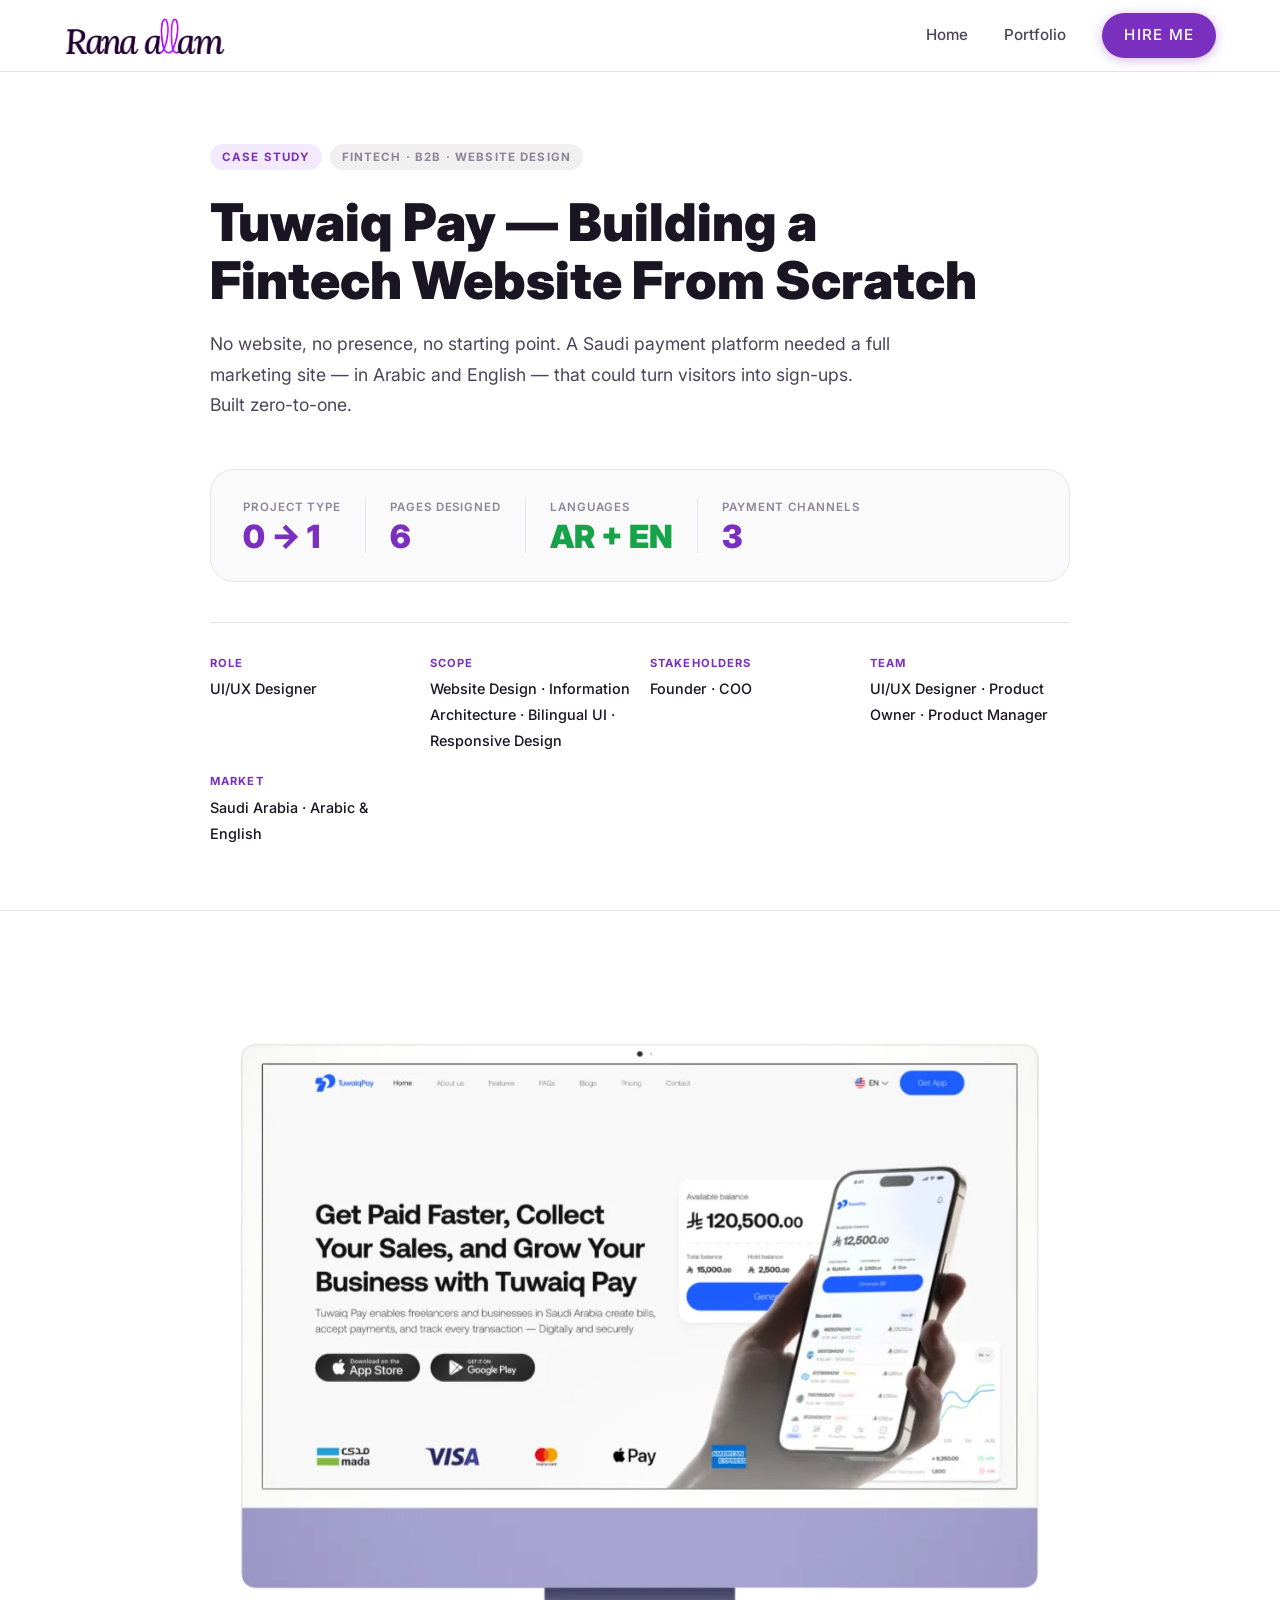
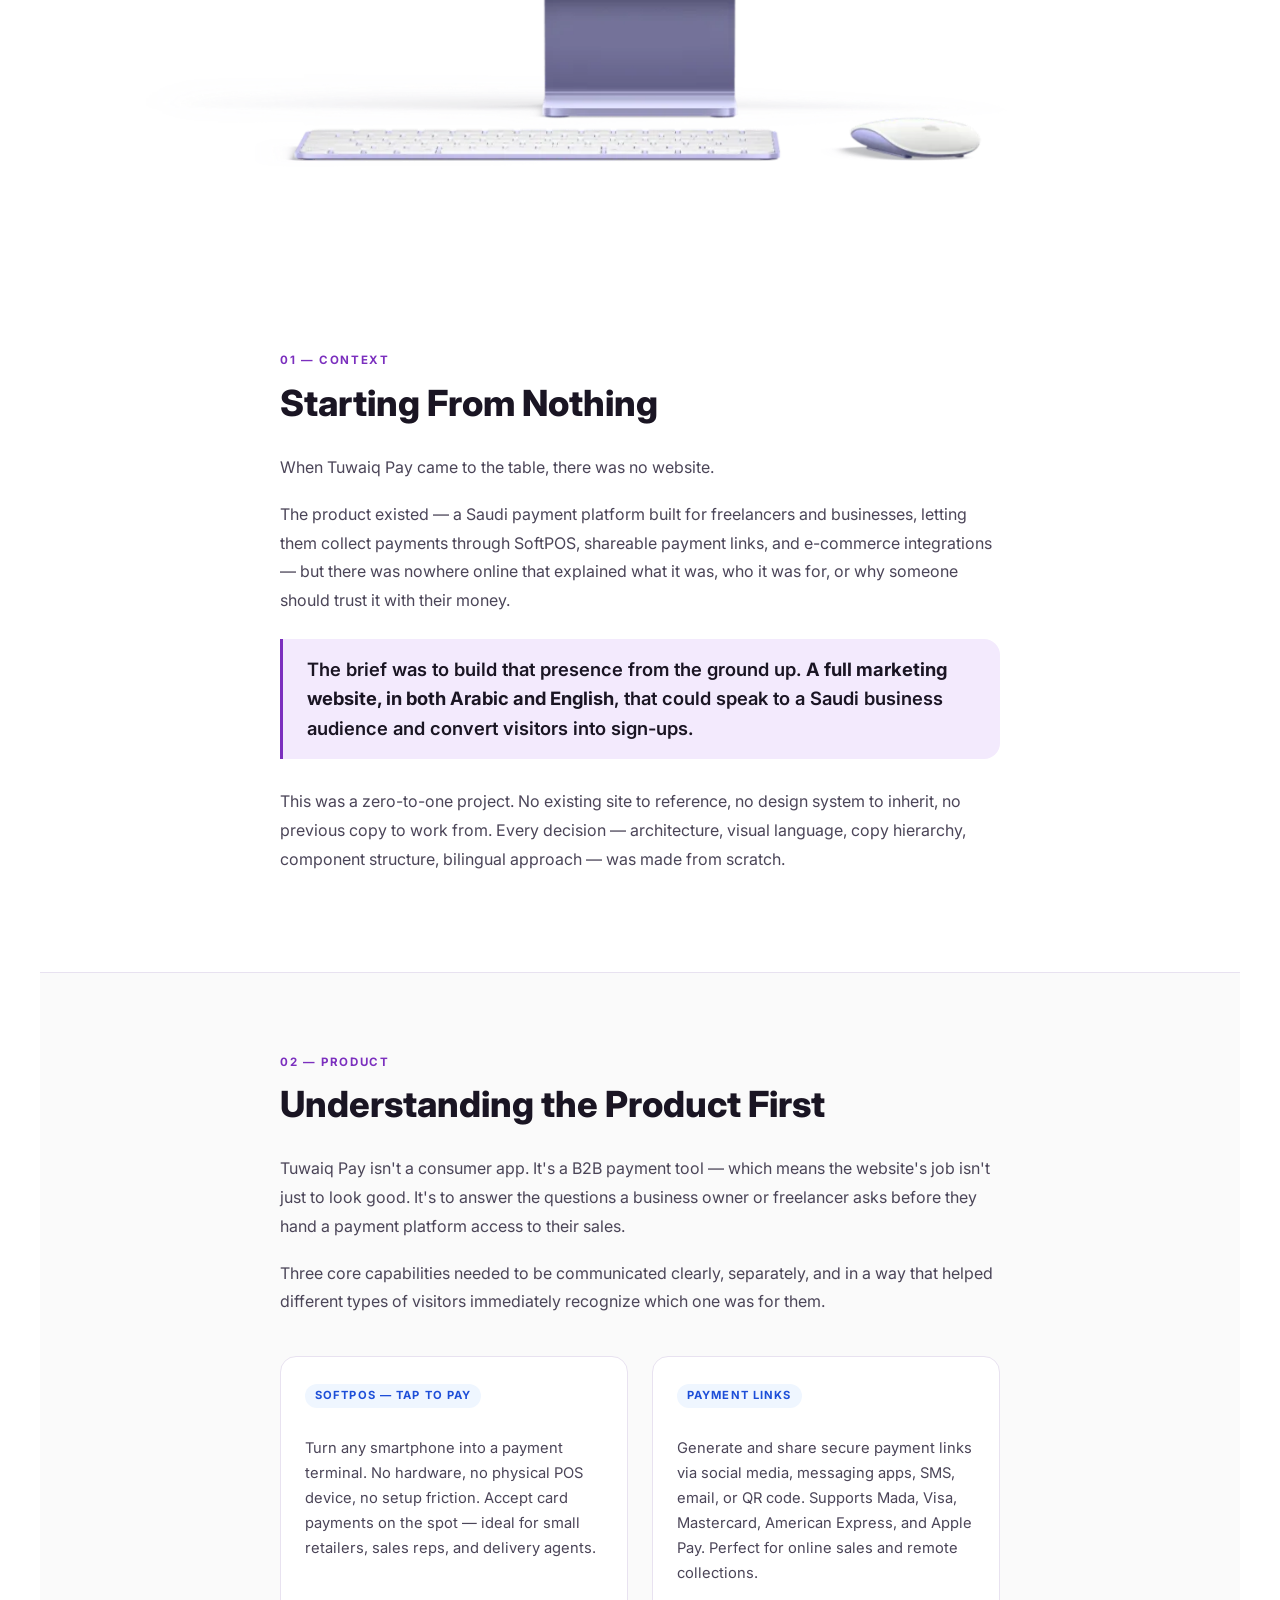
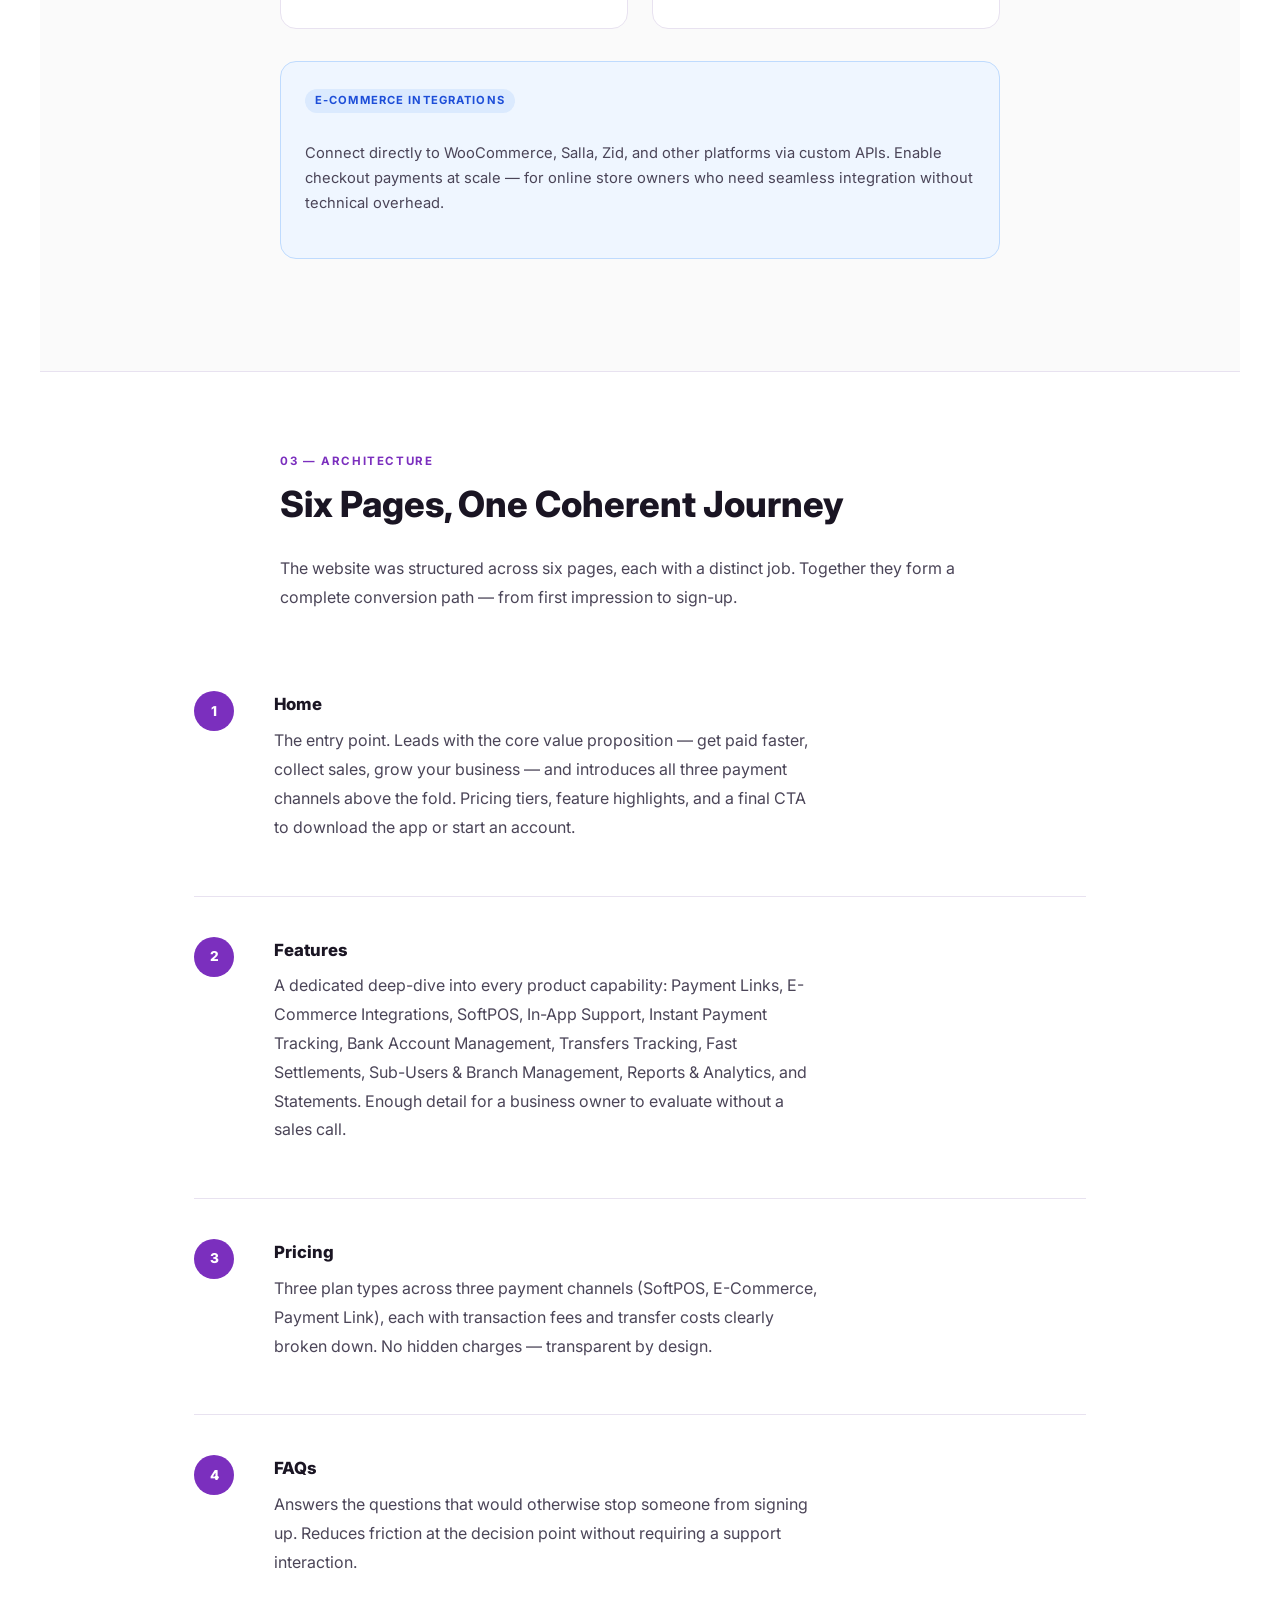
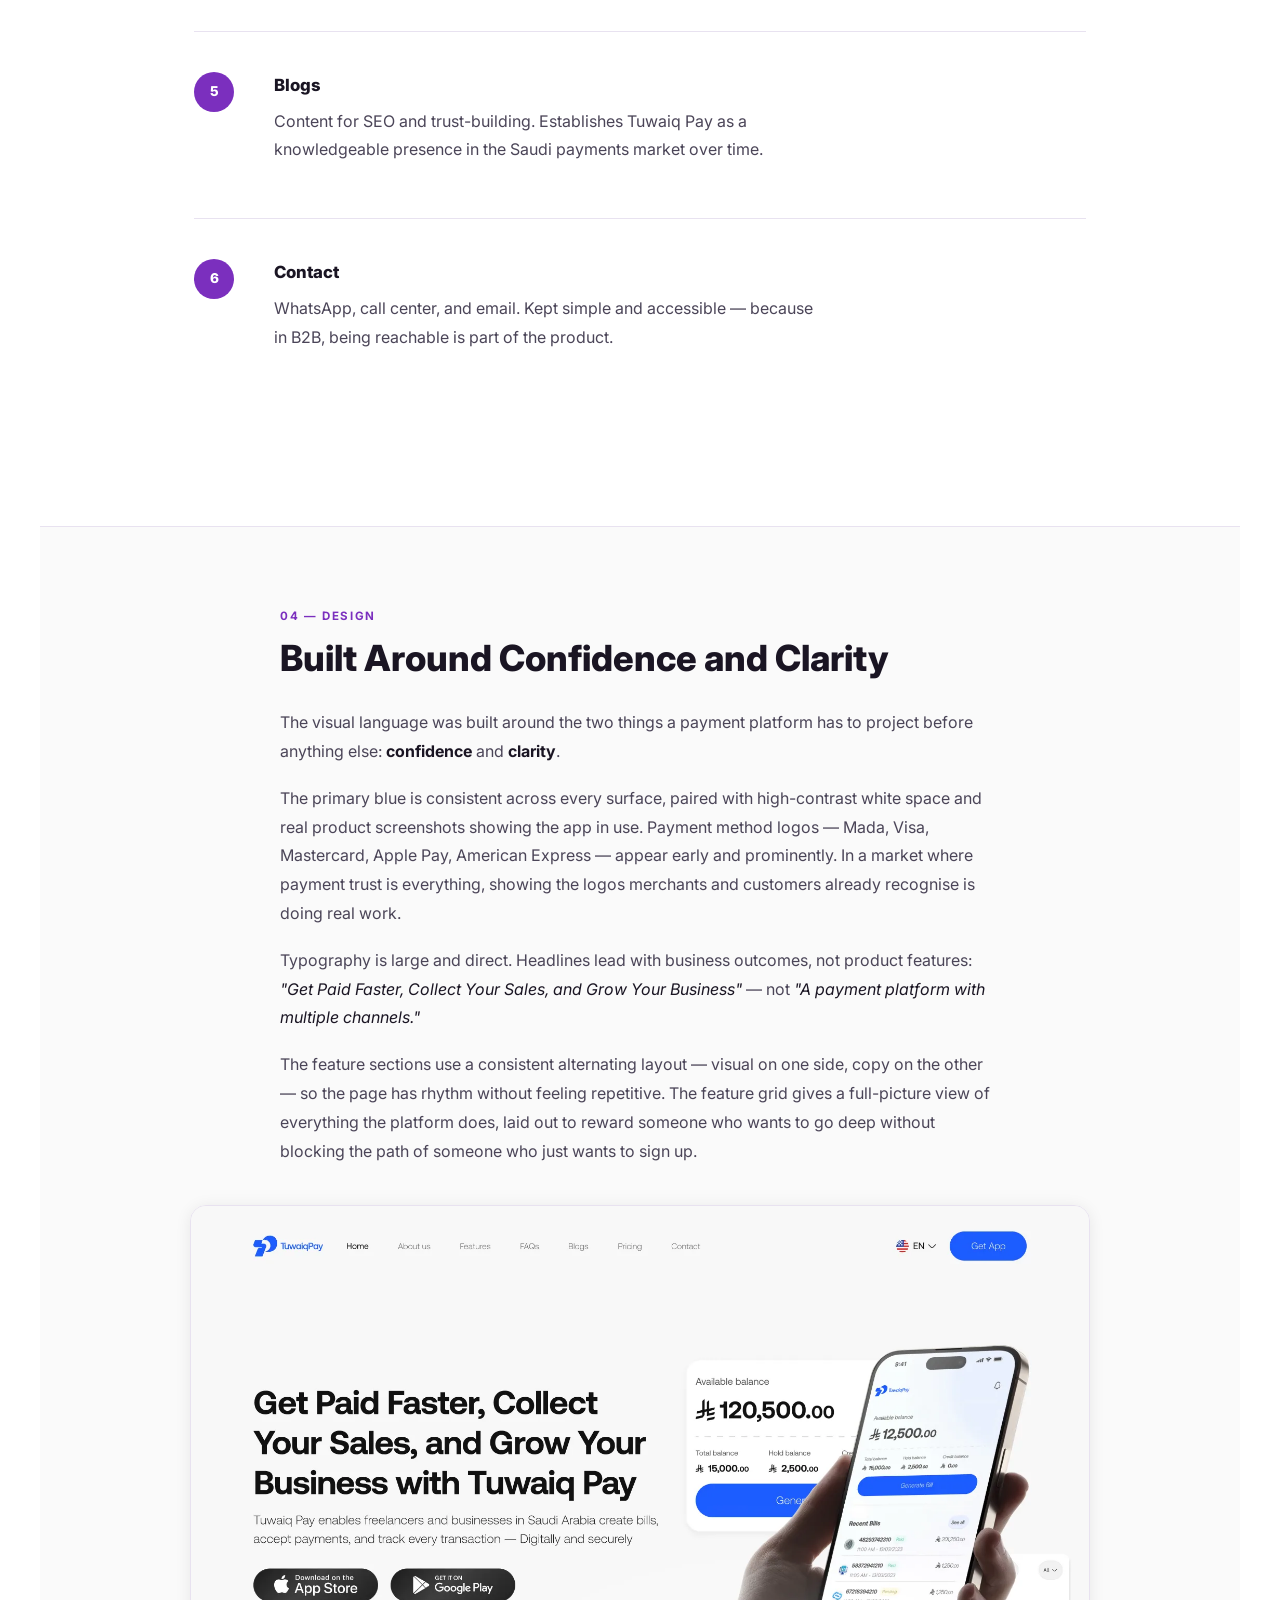
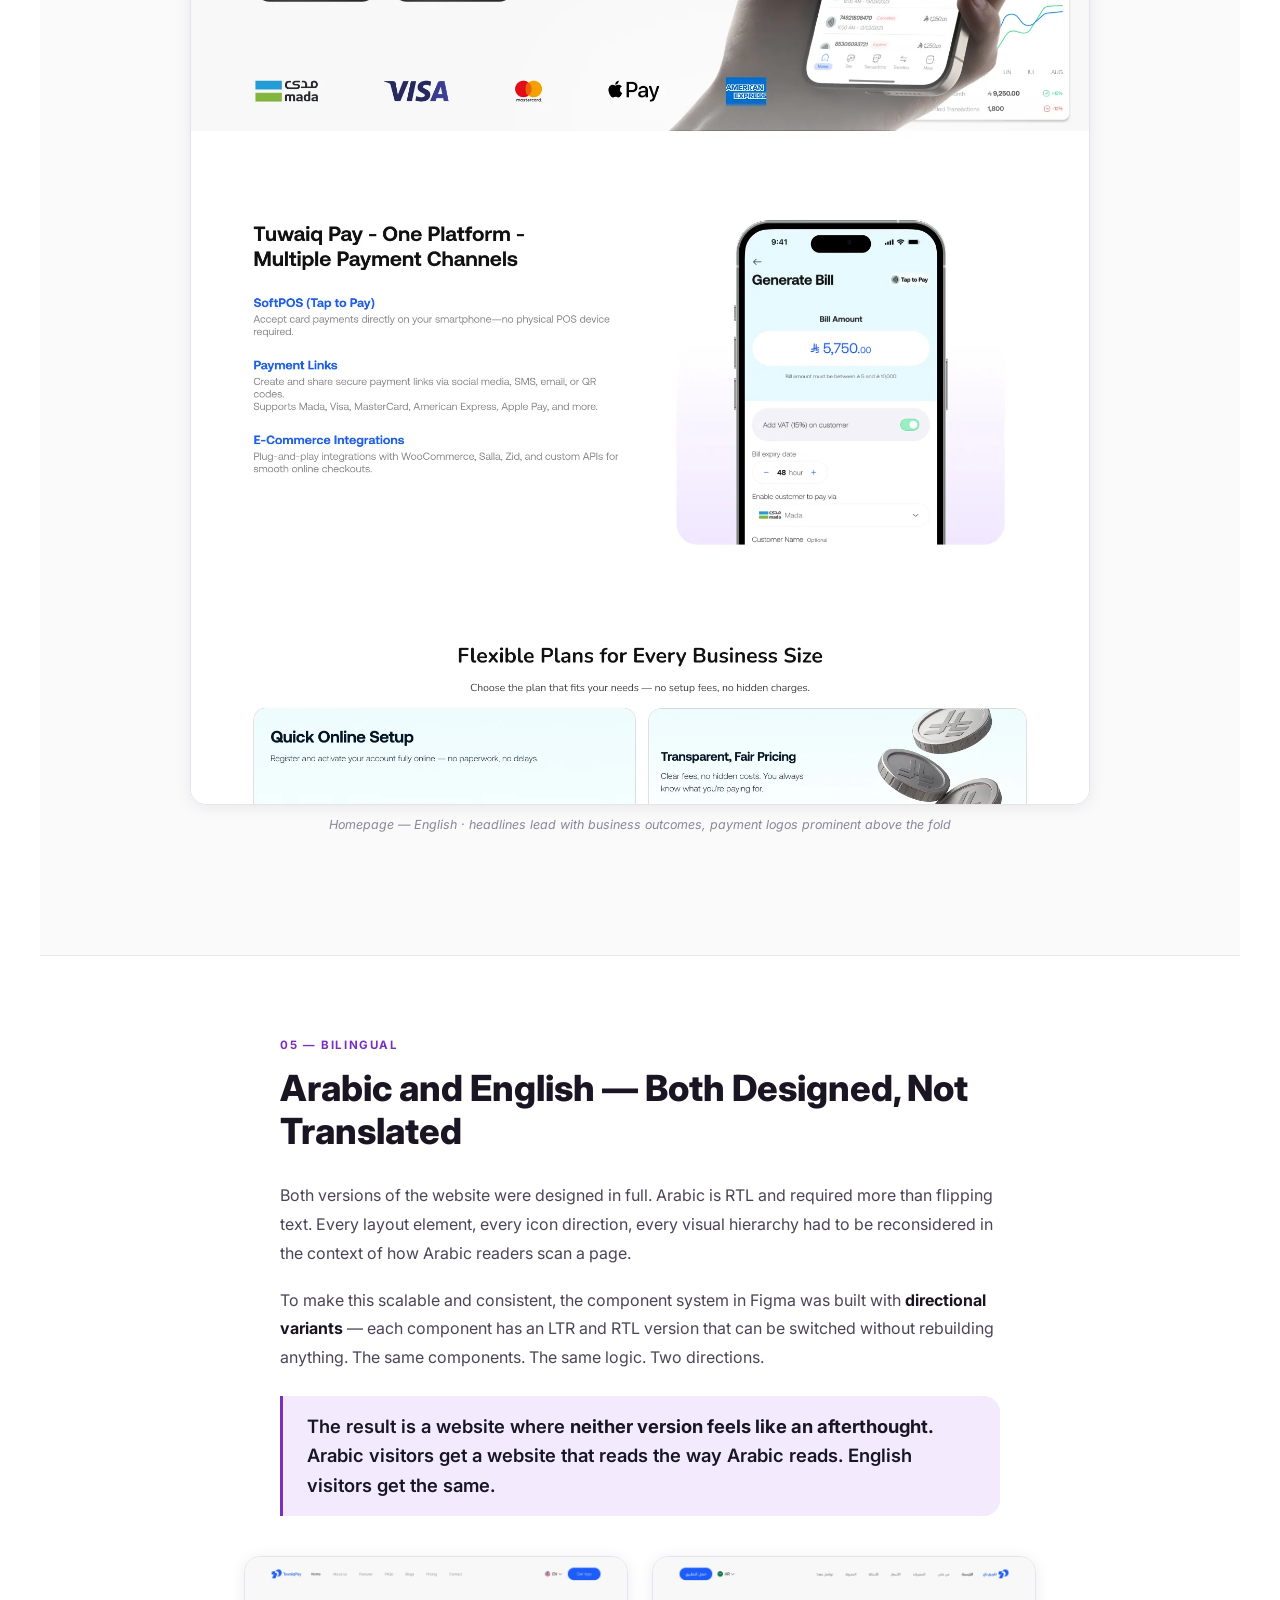
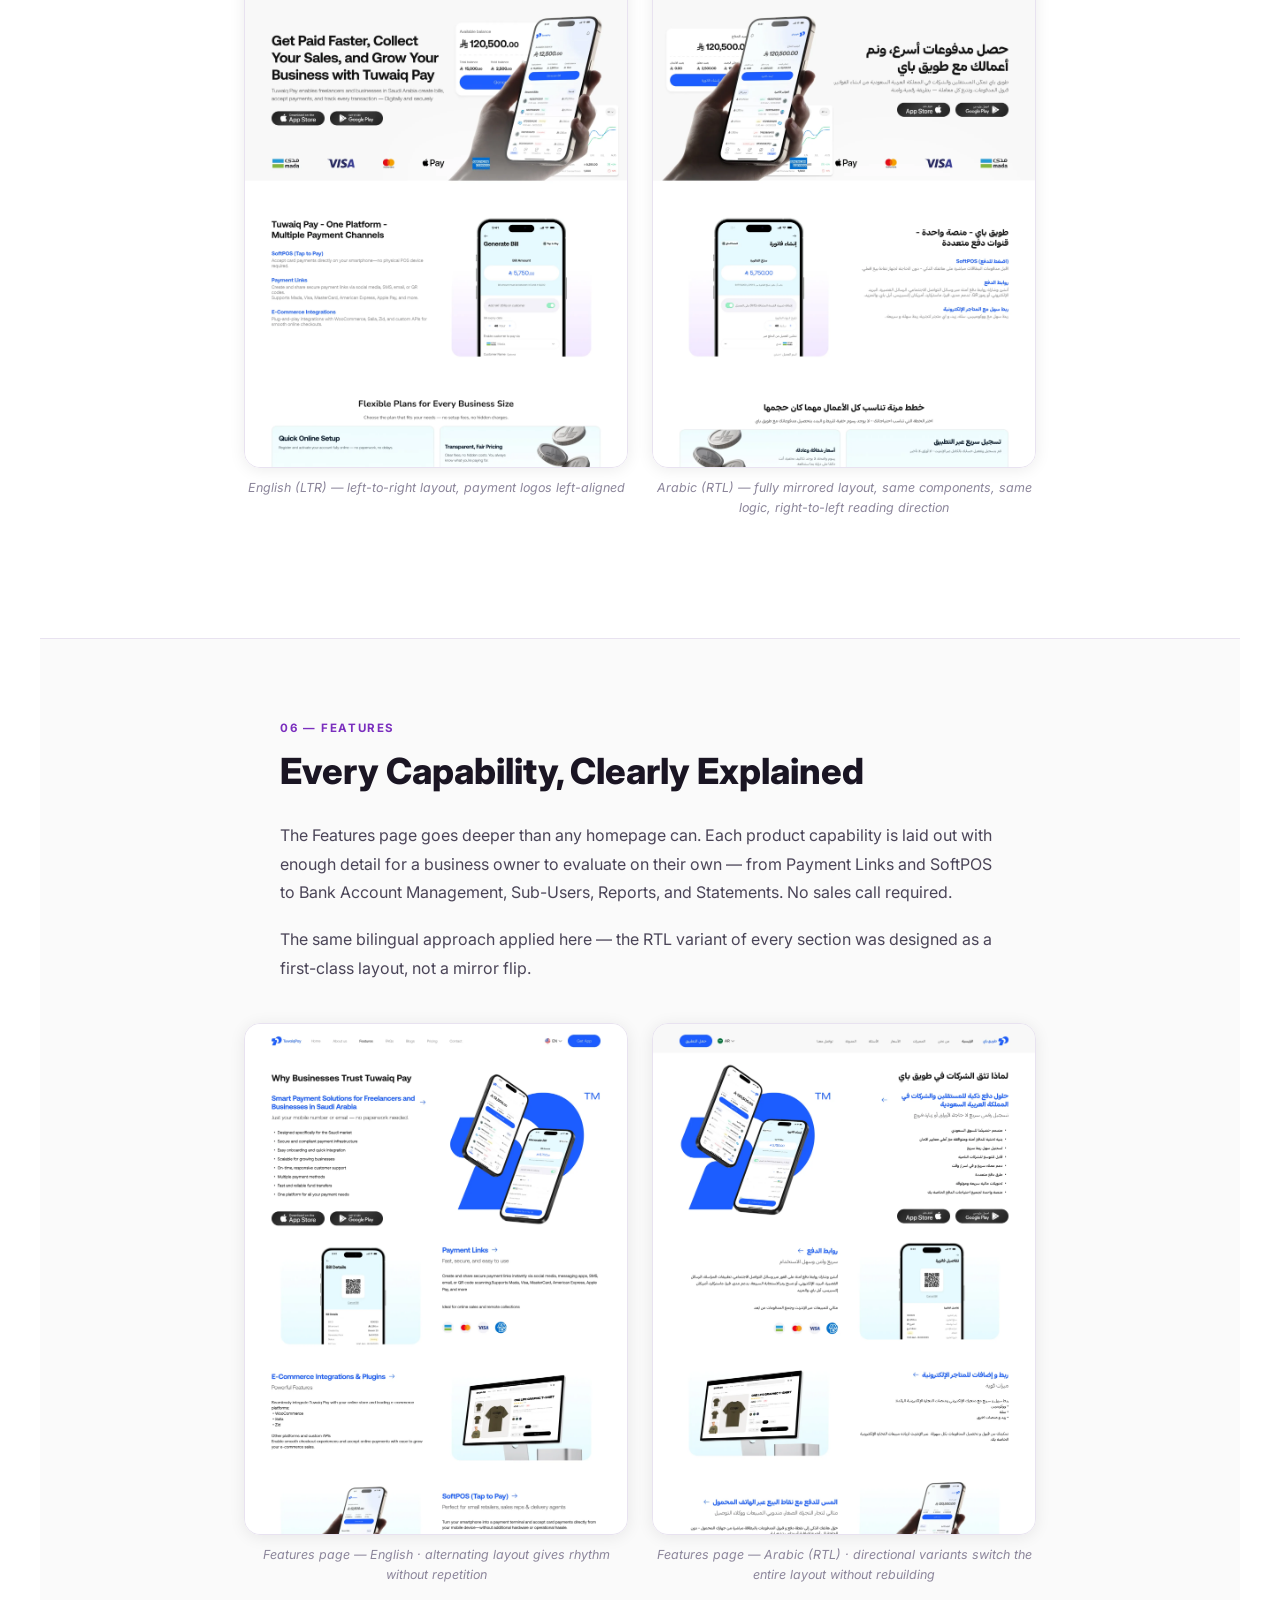
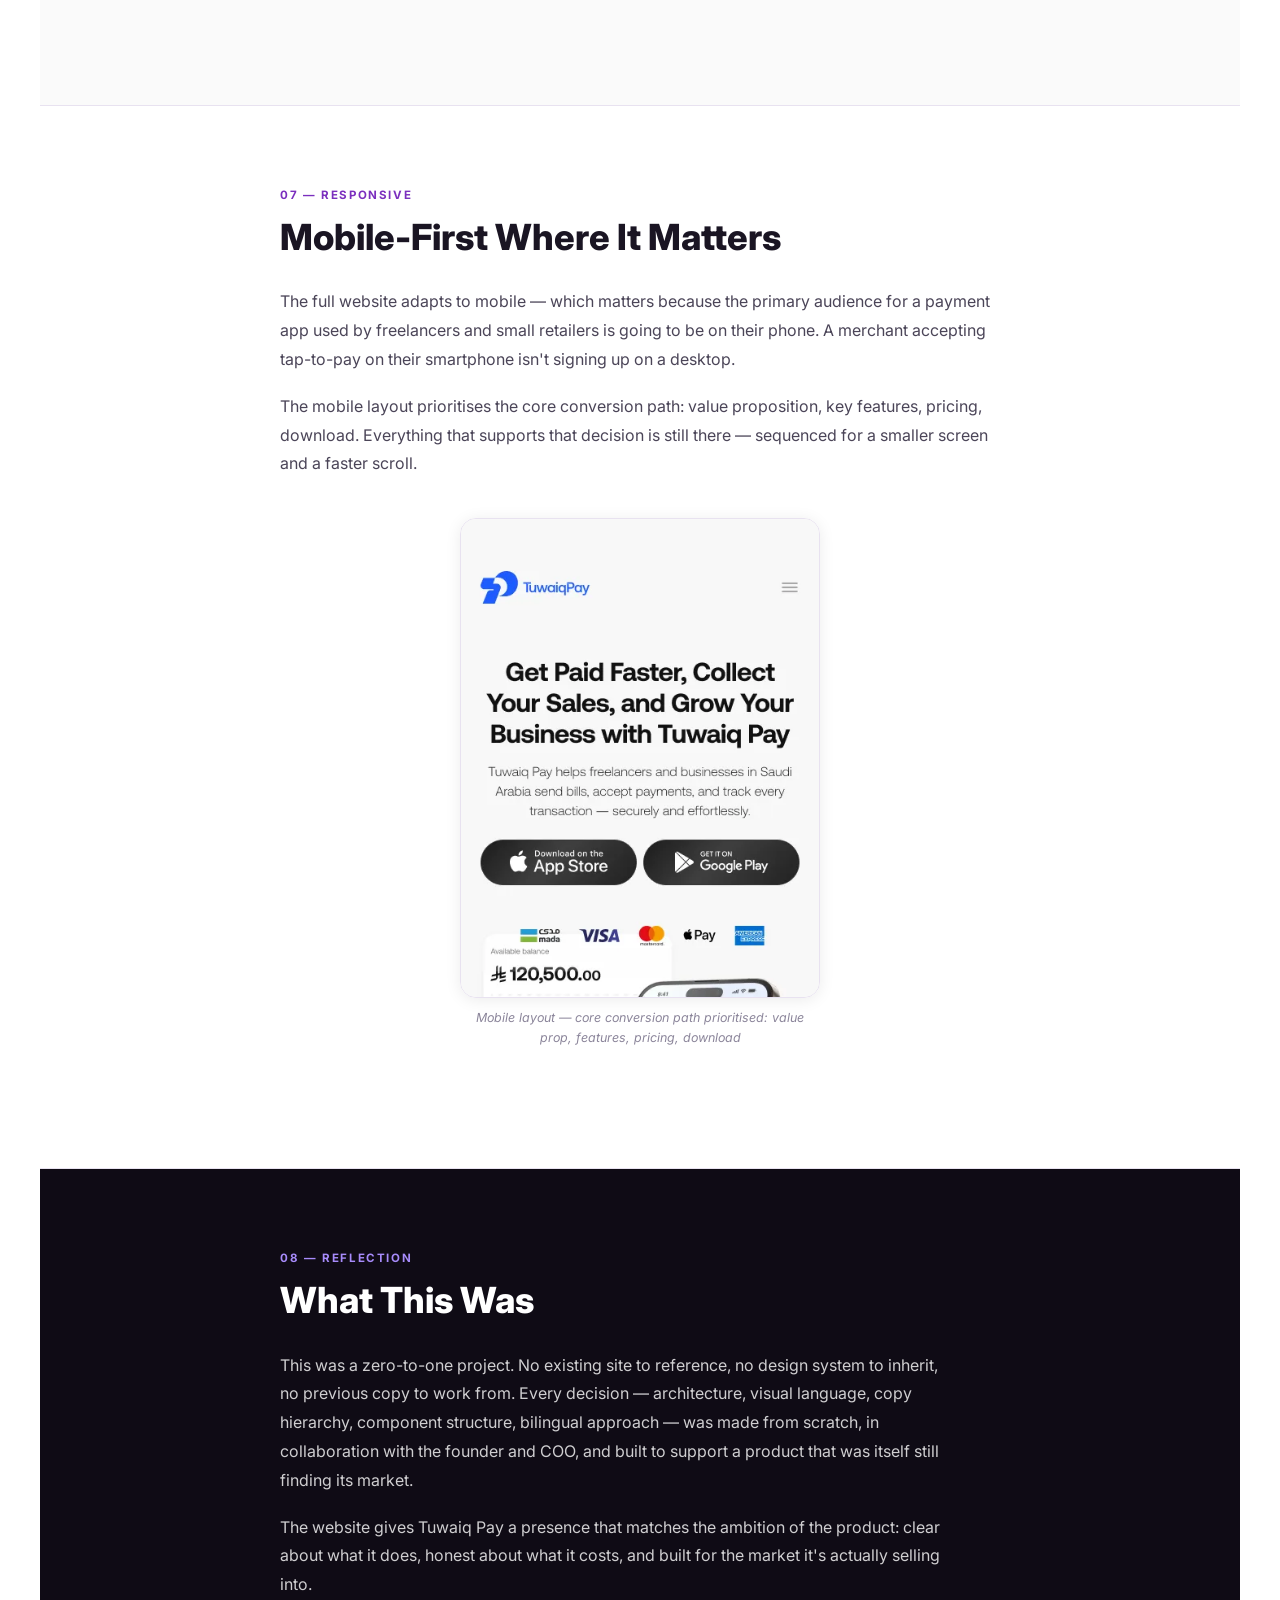
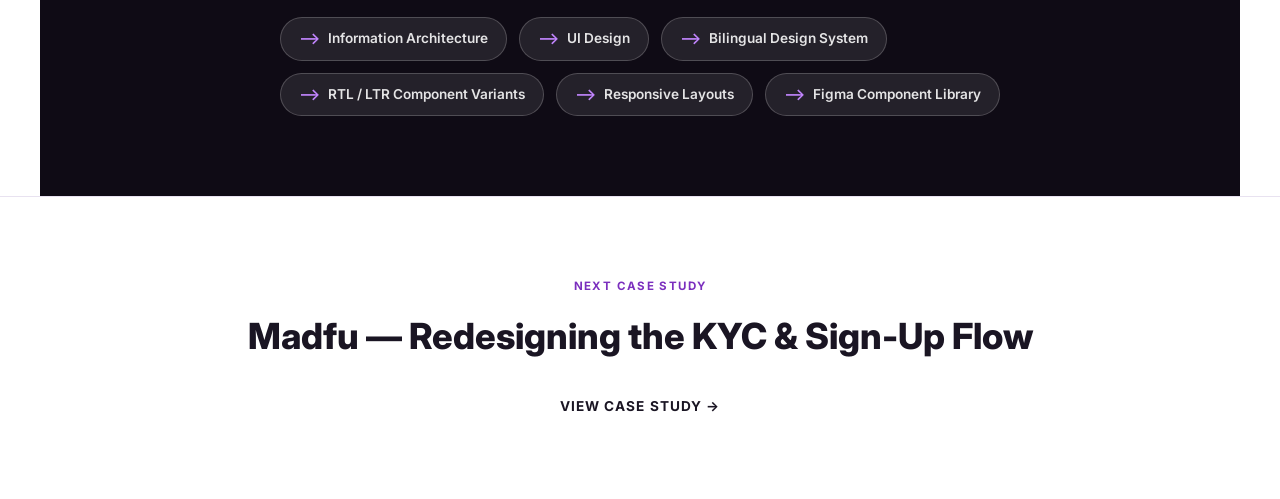
<file: Tuwaiq.html>
<!DOCTYPE html>
<html lang="en">
<head>
  <meta charset="UTF-8" />
  <link rel="icon" type="image/png" sizes="32x32" href="IMGs/Favicon.png?v=2" />
  <link rel="shortcut icon" href="IMGs/Favicon.png?v=2" />
  <link rel="apple-touch-icon" href="IMGs/Favicon.png?v=2" />
  <meta name="viewport" content="width=device-width, initial-scale=1.0" />
  <title>Tuwaiq Pay — Fintech Website From Scratch · Rana Allam</title>
  <link rel="stylesheet" href="styles.css" />
  <link rel="stylesheet" href="case-study.css" />
  <link rel="preconnect" href="https://fonts.googleapis.com" />
  <link rel="preconnect" href="https://fonts.gstatic.com" crossorigin />
  <link href="https://fonts.googleapis.com/css2?family=Inter:wght@400;500;600;700;800;900&display=swap" rel="stylesheet" />
</head>
<body class="cs-page">

  <!-- ── NAV ── -->
  <header class="nav">
    <a href="index.html" class="nav__logo">
      <img src="IMGs/My Logo@4x.webp" alt="Rana Allam" />
    </a>
    <nav class="nav__links">
      <a href="index.html">Home</a>
      <a href="index.html#work">Portfolio</a>
      <a href="#contact" class="btn btn--hire">Hire Me</a>
    </nav>
  </header>

  <!-- ── HERO ── -->
  <section class="cs-hero">
    <div class="cs-hero__inner">
      <div class="cs-hero__meta">
        <span class="cs-tag">Case Study</span>
        <span class="cs-tag cs-tag--dim">Fintech · B2B · Website Design</span>
      </div>
      <h1 class="cs-hero__title">Tuwaiq Pay — Building a<br/>Fintech Website From Scratch</h1>
      <p class="cs-hero__sub">
        No website, no presence, no starting point.
        A Saudi payment platform needed a full marketing site — in Arabic and English — that could turn visitors into sign-ups. Built zero-to-one.
      </p>

      <div class="cs-hero__stats">
        <div class="cs-stat">
          <span class="cs-stat__label">Project Type</span>
          <span class="cs-stat__value cs-stat__value--purple">0 → 1</span>
        </div>
        <div class="cs-stat cs-stat--divider">
          <span class="cs-stat__label">Pages Designed</span>
          <span class="cs-stat__value cs-stat__value--purple">6</span>
        </div>
        <div class="cs-stat cs-stat--divider">
          <span class="cs-stat__label">Languages</span>
          <span class="cs-stat__value cs-stat__value--green">AR + EN</span>
        </div>
        <div class="cs-stat cs-stat--divider">
          <span class="cs-stat__label">Payment Channels</span>
          <span class="cs-stat__value cs-stat__value--purple">3</span>
        </div>
      </div>

      <div class="cs-hero__details">
        <div class="cs-detail">
          <span class="cs-detail__label">Role</span>
          <span class="cs-detail__value">UI/UX Designer</span>
        </div>
        <div class="cs-detail">
          <span class="cs-detail__label">Scope</span>
          <span class="cs-detail__value">Website Design · Information Architecture · Bilingual UI · Responsive Design</span>
        </div>
        <div class="cs-detail">
          <span class="cs-detail__label">Stakeholders</span>
          <span class="cs-detail__value">Founder · COO</span>
        </div>
        <div class="cs-detail">
          <span class="cs-detail__label">Team</span>
          <span class="cs-detail__value">UI/UX Designer · Product Owner · Product Manager</span>
        </div>
        <div class="cs-detail">
          <span class="cs-detail__label">Market</span>
          <span class="cs-detail__value">Saudi Arabia · Arabic &amp; English</span>
        </div>
      </div>
    </div>
  </section>

  <!-- ── HERO COVER IMAGE ── -->
  <div class="cs-full-image">
    <img
      src="Case%20Studies/Tuwaiq/Website/Mockup.webp"
      alt="Tuwaiq Pay website mockup"
      class="cs-full-image__img"
    />
  </div>

  <!-- ── BODY ── -->
  <article class="cs-body">

    <!-- 01 · Context -->
    <section class="cs-section">
      <div class="cs-section__inner">
        <div class="cs-section__label">01 — Context</div>
        <h2 class="cs-section__title">Starting From Nothing</h2>
        <p>When Tuwaiq Pay came to the table, there was no website.</p>
        <p>The product existed — a Saudi payment platform built for freelancers and businesses, letting them collect payments through SoftPOS, shareable payment links, and e-commerce integrations — but there was nowhere online that explained what it was, who it was for, or why someone should trust it with their money.</p>

        <div class="cs-callout">
          <p>The brief was to build that presence from the ground up. <strong>A full marketing website, in both Arabic and English</strong>, that could speak to a Saudi business audience and convert visitors into sign-ups.</p>
        </div>

        <p>This was a zero-to-one project. No existing site to reference, no design system to inherit, no previous copy to work from. Every decision — architecture, visual language, copy hierarchy, component structure, bilingual approach — was made from scratch.</p>
      </div>
    </section>

    <!-- 02 · Product -->
    <section class="cs-section cs-section--alt">
      <div class="cs-section__inner">
        <div class="cs-section__label">02 — Product</div>
        <h2 class="cs-section__title">Understanding the Product First</h2>
        <p>Tuwaiq Pay isn't a consumer app. It's a B2B payment tool — which means the website's job isn't just to look good. It's to answer the questions a business owner or freelancer asks before they hand a payment platform access to their sales.</p>
        <p>Three core capabilities needed to be communicated clearly, separately, and in a way that helped different types of visitors immediately recognize which one was for them.</p>

        <div class="cs-compare" style="margin-top: 40px;">
          <div class="cs-compare__col">
            <span class="cs-compare__badge" style="background:#eff6ff;color:#1d4ed8;">SoftPOS — Tap to Pay</span>
            <p style="font-size:.92rem; line-height:1.7; color:var(--ink-mid); margin-top: 12px;">Turn any smartphone into a payment terminal. No hardware, no physical POS device, no setup friction. Accept card payments on the spot — ideal for small retailers, sales reps, and delivery agents.</p>
          </div>
          <div class="cs-compare__col">
            <span class="cs-compare__badge" style="background:#eff6ff;color:#1d4ed8;">Payment Links</span>
            <p style="font-size:.92rem; line-height:1.7; color:var(--ink-mid); margin-top: 12px;">Generate and share secure payment links via social media, messaging apps, SMS, email, or QR code. Supports Mada, Visa, Mastercard, American Express, and Apple Pay. Perfect for online sales and remote collections.</p>
          </div>
        </div>

        <div class="cs-compare" style="margin-top: 16px;">
          <div class="cs-compare__col cs-compare__col--after" style="grid-column: 1 / -1; background:#eff6ff; border-color:#bfdbfe;">
            <span class="cs-compare__badge" style="background:#dbeafe;color:#1d4ed8;">E-Commerce Integrations</span>
            <p style="font-size:.92rem; line-height:1.7; color:var(--ink-mid); margin-top: 12px;">Connect directly to WooCommerce, Salla, Zid, and other platforms via custom APIs. Enable checkout payments at scale — for online store owners who need seamless integration without technical overhead.</p>
          </div>
        </div>
      </div>
    </section>

    <!-- 03 · Architecture -->
    <section class="cs-section">
      <div class="cs-section__inner">
        <div class="cs-section__label">03 — Architecture</div>
        <h2 class="cs-section__title">Six Pages, One Coherent Journey</h2>
        <p>The website was structured across six pages, each with a distinct job. Together they form a complete conversion path — from first impression to sign-up.</p>
      </div>

      <div class="cs-flow-steps">
        <div class="cs-step">
          <div class="cs-step__number">1</div>
          <div class="cs-step__content">
            <h4 class="cs-step__title">Home</h4>
            <p class="cs-step__desc">The entry point. Leads with the core value proposition — get paid faster, collect sales, grow your business — and introduces all three payment channels above the fold. Pricing tiers, feature highlights, and a final CTA to download the app or start an account.</p>
          </div>
        </div>
        <div class="cs-step">
          <div class="cs-step__number">2</div>
          <div class="cs-step__content">
            <h4 class="cs-step__title">Features</h4>
            <p class="cs-step__desc">A dedicated deep-dive into every product capability: Payment Links, E-Commerce Integrations, SoftPOS, In-App Support, Instant Payment Tracking, Bank Account Management, Transfers Tracking, Fast Settlements, Sub-Users & Branch Management, Reports & Analytics, and Statements. Enough detail for a business owner to evaluate without a sales call.</p>
          </div>
        </div>
        <div class="cs-step">
          <div class="cs-step__number">3</div>
          <div class="cs-step__content">
            <h4 class="cs-step__title">Pricing</h4>
            <p class="cs-step__desc">Three plan types across three payment channels (SoftPOS, E-Commerce, Payment Link), each with transaction fees and transfer costs clearly broken down. No hidden charges — transparent by design.</p>
          </div>
        </div>
        <div class="cs-step">
          <div class="cs-step__number">4</div>
          <div class="cs-step__content">
            <h4 class="cs-step__title">FAQs</h4>
            <p class="cs-step__desc">Answers the questions that would otherwise stop someone from signing up. Reduces friction at the decision point without requiring a support interaction.</p>
          </div>
        </div>
        <div class="cs-step">
          <div class="cs-step__number">5</div>
          <div class="cs-step__content">
            <h4 class="cs-step__title">Blogs</h4>
            <p class="cs-step__desc">Content for SEO and trust-building. Establishes Tuwaiq Pay as a knowledgeable presence in the Saudi payments market over time.</p>
          </div>
        </div>
        <div class="cs-step">
          <div class="cs-step__number">6</div>
          <div class="cs-step__content">
            <h4 class="cs-step__title">Contact</h4>
            <p class="cs-step__desc">WhatsApp, call center, and email. Kept simple and accessible — because in B2B, being reachable is part of the product.</p>
          </div>
        </div>
      </div>
    </section>

    <!-- 04 · Design -->
    <section class="cs-section cs-section--alt">
      <div class="cs-section__inner">
        <div class="cs-section__label">04 — Design</div>
        <h2 class="cs-section__title">Built Around Confidence and Clarity</h2>
        <p>The visual language was built around the two things a payment platform has to project before anything else: <strong>confidence</strong> and <strong>clarity</strong>.</p>
        <p>The primary blue is consistent across every surface, paired with high-contrast white space and real product screenshots showing the app in use. Payment method logos — Mada, Visa, Mastercard, Apple Pay, American Express — appear early and prominently. In a market where payment trust is everything, showing the logos merchants and customers already recognise is doing real work.</p>
        <p>Typography is large and direct. Headlines lead with business outcomes, not product features: <em>"Get Paid Faster, Collect Your Sales, and Grow Your Business"</em> — not <em>"A payment platform with multiple channels."</em></p>
        <p>The feature sections use a consistent alternating layout — visual on one side, copy on the other — so the page has rhythm without feeling repetitive. The feature grid gives a full-picture view of everything the platform does, laid out to reward someone who wants to go deep without blocking the path of someone who just wants to sign up.</p>
      </div>

      <!-- Homepage — English -->
      <div class="cs-images cs-images--scroll" style="margin-top: 40px;">
        <figure class="cs-figure cs-figure--page" style="max-width: 900px; margin: 0 auto;">
          <img src="Case%20Studies/Tuwaiq/Website/Home.webp" alt="Tuwaiq Pay homepage — English" />
          <figcaption>Homepage — English · headlines lead with business outcomes, payment logos prominent above the fold</figcaption>
        </figure>
      </div>
    </section>

    <!-- 05 · Bilingual -->
    <section class="cs-section">
      <div class="cs-section__inner">
        <div class="cs-section__label">05 — Bilingual</div>
        <h2 class="cs-section__title">Arabic and English — Both Designed, Not Translated</h2>
        <p>Both versions of the website were designed in full. Arabic is RTL and required more than flipping text. Every layout element, every icon direction, every visual hierarchy had to be reconsidered in the context of how Arabic readers scan a page.</p>
        <p>To make this scalable and consistent, the component system in Figma was built with <strong>directional variants</strong> — each component has an LTR and RTL version that can be switched without rebuilding anything. The same components. The same logic. Two directions.</p>

        <div class="cs-callout">
          <p>The result is a website where <strong>neither version feels like an afterthought.</strong> Arabic visitors get a website that reads the way Arabic reads. English visitors get the same.</p>
        </div>
      </div>

      <!-- EN + AR side by side -->
      <div class="cs-images cs-images--2up" style="margin-top: 40px;">
        <figure class="cs-figure cs-figure--page">
          <img src="Case%20Studies/Tuwaiq/Website/Home.webp" alt="Tuwaiq Pay homepage — English (LTR)" />
          <figcaption>English (LTR) — left-to-right layout, payment logos left-aligned</figcaption>
        </figure>
        <figure class="cs-figure cs-figure--page">
          <img src="Case%20Studies/Tuwaiq/Website/Home-1.webp" alt="Tuwaiq Pay homepage — Arabic (RTL)" />
          <figcaption>Arabic (RTL) — fully mirrored layout, same components, same logic, right-to-left reading direction</figcaption>
        </figure>
      </div>
    </section>

    <!-- 06 · Features Page -->
    <section class="cs-section cs-section--alt">
      <div class="cs-section__inner">
        <div class="cs-section__label">06 — Features</div>
        <h2 class="cs-section__title">Every Capability, Clearly Explained</h2>
        <p>The Features page goes deeper than any homepage can. Each product capability is laid out with enough detail for a business owner to evaluate on their own — from Payment Links and SoftPOS to Bank Account Management, Sub-Users, Reports, and Statements. No sales call required.</p>
        <p>The same bilingual approach applied here — the RTL variant of every section was designed as a first-class layout, not a mirror flip.</p>
      </div>

      <div class="cs-images cs-images--2up" style="margin-top: 40px;">
        <figure class="cs-figure cs-figure--page">
          <img src="Case%20Studies/Tuwaiq/Website/Features.webp" alt="Tuwaiq Pay features page — English" />
          <figcaption>Features page — English · alternating layout gives rhythm without repetition</figcaption>
        </figure>
        <figure class="cs-figure cs-figure--page">
          <img src="Case%20Studies/Tuwaiq/Website/Features-1.webp" alt="Tuwaiq Pay features page — Arabic (RTL)" />
          <figcaption>Features page — Arabic (RTL) · directional variants switch the entire layout without rebuilding</figcaption>
        </figure>
      </div>
    </section>

    <!-- 07 · Responsive -->
    <section class="cs-section">
      <div class="cs-section__inner">
        <div class="cs-section__label">07 — Responsive</div>
        <h2 class="cs-section__title">Mobile-First Where It Matters</h2>
        <p>The full website adapts to mobile — which matters because the primary audience for a payment app used by freelancers and small retailers is going to be on their phone. A merchant accepting tap-to-pay on their smartphone isn't signing up on a desktop.</p>
        <p>The mobile layout prioritises the core conversion path: value proposition, key features, pricing, download. Everything that supports that decision is still there — sequenced for a smaller screen and a faster scroll.</p>
      </div>

      <div class="cs-images cs-images--scroll" style="margin-top: 40px;">
        <figure class="cs-figure cs-figure--page" style="max-width: 360px; margin: 0 auto;">
          <img src="Case%20Studies/Tuwaiq/Website/iPhone%2016%20Pro%20Max%20-%203.webp" alt="Tuwaiq Pay mobile view" />
          <figcaption>Mobile layout — core conversion path prioritised: value prop, features, pricing, download</figcaption>
        </figure>
      </div>
    </section>

    <!-- 08 · Reflection (dark) -->
    <section class="cs-section cs-section--dark">
      <div class="cs-section__inner">
        <div class="cs-section__label cs-section__label--light">08 — Reflection</div>
        <h2 class="cs-section__title cs-section__title--light">What This Was</h2>

        <p class="cs-outcome__note">This was a zero-to-one project. No existing site to reference, no design system to inherit, no previous copy to work from. Every decision — architecture, visual language, copy hierarchy, component structure, bilingual approach — was made from scratch, in collaboration with the founder and COO, and built to support a product that was itself still finding its market.</p>

        <p class="cs-outcome__note">The website gives Tuwaiq Pay a presence that matches the ambition of the product: clear about what it does, honest about what it costs, and built for the market it's actually selling into.</p>

        <div class="cs-deliverables">
          <div class="cs-deliverable">
            <div class="cs-deliverable__icon">⟶</div>
            <span>Information Architecture</span>
          </div>
          <div class="cs-deliverable">
            <div class="cs-deliverable__icon">⟶</div>
            <span>UI Design</span>
          </div>
          <div class="cs-deliverable">
            <div class="cs-deliverable__icon">⟶</div>
            <span>Bilingual Design System</span>
          </div>
          <div class="cs-deliverable">
            <div class="cs-deliverable__icon">⟶</div>
            <span>RTL / LTR Component Variants</span>
          </div>
          <div class="cs-deliverable">
            <div class="cs-deliverable__icon">⟶</div>
            <span>Responsive Layouts</span>
          </div>
          <div class="cs-deliverable">
            <div class="cs-deliverable__icon">⟶</div>
            <span>Figma Component Library</span>
          </div>
        </div>
      </div>
    </section>

  </article>

  <!-- ── NEXT PROJECT ── -->
  <div class="cs-next">
    <p class="cs-next__label">Next Case Study</p>
    <h2 class="cs-next__title">Madfu — Redesigning the KYC & Sign-Up Flow</h2>
    <a href="KYC.html" class="btn btn--primary">View Case Study →</a>
  </div>

</body>
</html>
</file>
<file: styles.css>
/* ─────────────────────────────────────────
   DESIGN TOKENS
───────────────────────────────────────── */
:root {
  --purple:       #7B2FBE;
  --purple-light: #9D50D4;
  --purple-dim:   #F3EAFD;
  --dark:         #0F0B15;
  --ink:          #1A1523;
  --ink-mid:      #4B4558;
  --ink-soft:     #8B859A;
  --border:       #E8E2F0;
  --surface:      #FAFAFA;
  --white:        #FFFFFF;

  --radius-sm:  8px;
  --radius-md:  16px;
  --radius-lg:  24px;
  --radius-xl:  32px;
  --radius-full: 9999px;

  --shadow-card: 0 2px 12px rgba(123,47,190,.08), 0 1px 3px rgba(0,0,0,.06);
  --shadow-lift: 0 8px 32px rgba(123,47,190,.14), 0 2px 8px rgba(0,0,0,.08);

  --font: 'Inter', system-ui, sans-serif;
  --nav-h: 72px;
}

/* ─────────────────────────────────────────
   RESET & BASE
───────────────────────────────────────── */
*, *::before, *::after { box-sizing: border-box; margin: 0; padding: 0; }

html { scroll-behavior: smooth; }

body {
  font-family: var(--font);
  color: var(--ink);
  background: var(--white);
  line-height: 1.6;
  -webkit-font-smoothing: antialiased;
}

img { display: block; max-width: 100%; }
a  { text-decoration: none; color: inherit; }

/* ─────────────────────────────────────────
   BUTTONS
───────────────────────────────────────── */
.btn {
  display: inline-flex;
  align-items: center;
  justify-content: center;
  gap: 8px;
  font-family: var(--font);
  font-weight: 700;
  font-size: .85rem;
  letter-spacing: .08em;
  text-transform: uppercase;
  border: none;
  cursor: pointer;
  transition: transform .18s ease, box-shadow .18s ease, background .18s ease;
}
.btn:hover { transform: translateY(-2px); }

.btn--hire {
  background: var(--purple);
  color: var(--white);
  padding: 10px 22px;
  border-radius: var(--radius-full);
  box-shadow: 0 2px 12px rgba(123,47,190,.35);
}
.btn--hire:hover { background: var(--purple-light); box-shadow: 0 6px 20px rgba(123,47,190,.45); }
.nav__links .btn--hire { color: var(--white); }

.btn--resume {
  background: var(--ink);
  color: var(--white);
  padding: 16px 36px;
  border-radius: var(--radius-full);
  font-size: .9rem;
}
.btn--resume:hover { background: #2d2540; box-shadow: var(--shadow-lift); }

/* ─────────────────────────────────────────
   SECTION SHARED
───────────────────────────────────────── */
.section-header {
  text-align: center;
  max-width: 640px;
  margin: 0 auto 56px;
}
.section-label {
  font-size: .75rem;
  font-weight: 700;
  letter-spacing: .14em;
  text-transform: uppercase;
  color: var(--purple);
  margin-bottom: 10px;
}
.section-title {
  font-size: clamp(1.75rem, 4vw, 2.5rem);
  font-weight: 800;
  line-height: 1.2;
  color: var(--ink);
  margin-bottom: 14px;
}
.section-sub {
  font-size: 1rem;
  color: var(--ink-mid);
  line-height: 1.7;
}

/* ─────────────────────────────────────────
   NAV
───────────────────────────────────────── */
.nav {
  position: sticky;
  top: 0;
  z-index: 100;
  height: var(--nav-h);
  display: flex;
  align-items: center;
  justify-content: space-between;
  padding: 0 5%;
  background: rgba(255,255,255,.92);
  backdrop-filter: blur(16px);
  border-bottom: 1px solid var(--border);
}

.nav__logo img {
  height: 36px;
  width: auto;
}

.nav__links {
  display: flex;
  align-items: center;
  gap: 36px;
}
.nav__links a {
  font-size: .95rem;
  font-weight: 500;
  color: var(--ink-mid);
  transition: color .15s;
}
.nav__links a:hover { color: var(--ink); }

.nav__hamburger {
  display: none;
  flex-direction: column;
  gap: 5px;
  background: none;
  border: none;
  cursor: pointer;
  padding: 4px;
}
.nav__hamburger span {
  display: block;
  width: 24px;
  height: 2px;
  background: var(--ink);
  border-radius: 2px;
}

/* ─────────────────────────────────────────
   HERO
───────────────────────────────────────── */
.hero {
  display: grid;
  grid-template-columns: 1fr 1fr;
  align-items: center;
  gap: 48px;
  min-height: calc(100vh - var(--nav-h));
  padding: 64px 5% 80px;
  max-width: 1280px;
  margin: 0 auto;
}

.hero__headline {
  font-size: clamp(2.4rem, 5.5vw, 4rem);
  font-weight: 900;
  line-height: 1.12;
  color: var(--ink);
  margin-bottom: 24px;
}
.hero__accent { color: var(--ink); }

.hero__sub {
  font-size: 1.05rem;
  color: var(--ink-mid);
  line-height: 1.75;
  max-width: 480px;
  margin-bottom: 40px;
}

/* ── photo area ── */
.hero__visual {
  display: flex;
  justify-content: center;
}

.hero__photo-wrap {
  position: relative;
  width: min(420px, 100%);
}

.hero__photo {
  width: 100%;
  border-radius: var(--radius-xl);
  object-fit: cover;
  aspect-ratio: 4/5;
  background: #ede8f5;
}

.hero__badge {
  position: absolute;
  width: 90px;
  height: 90px;
  border-radius: 50%;
  display: flex;
  align-items: center;
  justify-content: center;
  box-shadow: var(--shadow-lift);
  overflow: hidden;
  background: var(--white);
}
.hero__badge img { width: 100%; height: 100%; object-fit: cover; border-radius: 50%; }

.hero__badge--figma {
  top: -24px;
  left: -28px;
}
.hero__badge--adobe {
  top: 72px;
  left: -52px;
}

/* ─────────────────────────────────────────
   WORK SECTION
───────────────────────────────────────── */
.work {
  padding: 96px 5%;
  background: var(--surface);
}

/* tabs */
.work__tabs {
  display: flex;
  gap: 8px;
  justify-content: center;
  flex-wrap: wrap;
  margin-bottom: 48px;
}
.work__tab {
  padding: 9px 22px;
  border-radius: var(--radius-full);
  border: 1.5px solid var(--border);
  background: var(--white);
  font-family: var(--font);
  font-size: .88rem;
  font-weight: 600;
  color: var(--ink-mid);
  cursor: pointer;
  transition: all .2s ease;
}
.work__tab:hover {
  border-color: var(--purple);
  color: var(--purple);
}
.work__tab--active {
  background: var(--purple);
  border-color: var(--purple);
  color: var(--white);
}

/* grid */
.work__grid {
  display: grid;
  grid-template-columns: repeat(auto-fill, minmax(300px, 1fr));
  gap: 28px;
  max-width: 1280px;
  margin: 0 auto;
}

/* card */
.card {
  background: var(--white);
  border-radius: var(--radius-lg);
  border: 1px solid var(--border);
  overflow: hidden;
  display: flex;
  flex-direction: column;
  transition: transform .22s ease, box-shadow .22s ease;
  box-shadow: var(--shadow-card);
}
.card:hover {
  transform: translateY(-6px);
  box-shadow: var(--shadow-lift);
}

.card__logo-wrap {
  padding: 20px 20px 0;
}
.card__logo-placeholder {
  width: 52px;
  height: 52px;
  border-radius: var(--radius-sm);
  overflow: hidden;
  background: #f0ebf8;
  display: flex;
  align-items: center;
  justify-content: center;
  font-size: 1.5rem;
  font-weight: 800;
  color: var(--white);
}
.card__logo-placeholder img { width: 100%; height: 100%; object-fit: contain; }
.card__logo-placeholder--purple { background: var(--purple); }
.card__logo-placeholder--dark   { background: var(--dark); }
.card__logo-placeholder--teal   { background: #0d9488; }
.card__logo-placeholder--orange { background: #ea580c; }
.card__logo-placeholder--blue   { background: #2563eb; }
.card__logo-placeholder--green  { background: #16a34a; }

.card__meta {
  padding: 16px 20px 0;
  flex: 1;
}
.card__category {
  font-size: .7rem;
  font-weight: 700;
  letter-spacing: .1em;
  text-transform: uppercase;
  color: var(--purple);
  background: var(--purple-dim);
  padding: 3px 10px;
  border-radius: var(--radius-full);
  display: inline-block;
  margin-bottom: 10px;
  vertical-align: middle;
}
.card__locked {
  font-size: .7rem;
  font-weight: 700;
  letter-spacing: .1em;
  text-transform: uppercase;
  color: #999;
  background: #f2f2f2;
  padding: 3px 10px;
  border-radius: var(--radius-full);
  display: inline-flex;
  align-items: center;
  gap: 4px;
  margin-bottom: 10px;
  margin-left: 8px;
  vertical-align: middle;
}
.card__title {
  font-size: 1.1rem;
  font-weight: 800;
  color: var(--ink);
  margin-bottom: 6px;
  line-height: 1.3;
}
.card__sub {
  font-size: .875rem;
  color: var(--ink-mid);
  line-height: 1.6;
}

.card__mockup {
  margin: 20px 20px 0;
  border-radius: var(--radius-md);
  overflow: hidden;
  aspect-ratio: 16/9;
  background: var(--purple-dim);
}
.card__mockup img {
  width: 100%;
  height: 100%;
  object-fit: cover;
}
.card__mockup--placeholder .mockup-ph {
  width: 100%;
  height: 100%;
  display: flex;
  align-items: center;
  justify-content: center;
  background: linear-gradient(135deg, var(--purple-dim) 0%, #e8d5fa 100%);
  color: var(--purple-light);
  font-size: .8rem;
  font-weight: 600;
  letter-spacing: .06em;
  text-transform: uppercase;
}

.card__cta {
  display: block;
  padding: 16px 20px;
  font-size: .85rem;
  font-weight: 700;
  color: var(--purple);
  border-top: 1px solid var(--border);
  margin-top: 20px;
  transition: background .15s, color .15s;
}
.card__cta:hover {
  background: var(--purple-dim);
}

/* ─────────────────────────────────────────
   TESTIMONIALS
───────────────────────────────────────── */
.testimonials {
  padding: 96px 5%;
  background: var(--white);
}

.testimonials__grid {
  display: grid;
  grid-template-columns: repeat(auto-fill, minmax(300px, 1fr));
  gap: 28px;
  max-width: 1280px;
  margin: 0 auto;
}

.tcard {
  background: var(--surface);
  border: 1px solid var(--border);
  border-radius: var(--radius-lg);
  padding: 32px;
  display: flex;
  flex-direction: column;
  gap: 16px;
  box-shadow: var(--shadow-card);
  transition: transform .22s ease, box-shadow .22s ease;
}
.tcard:hover {
  transform: translateY(-4px);
  box-shadow: var(--shadow-lift);
}

.tcard__stars { color: #f59e0b; font-size: 1rem; letter-spacing: 2px; }

.tcard__quote {
  font-size: .97rem;
  color: var(--ink-mid);
  line-height: 1.75;
  font-style: italic;
  flex: 1;
}

.tcard__footer {
  display: flex;
  align-items: center;
  gap: 14px;
  border-top: 1px solid var(--border);
  padding-top: 16px;
}
.tcard__avatar {
  width: 44px;
  height: 44px;
  border-radius: 50%;
  flex-shrink: 0;
}
.tcard__avatar--1 { background: linear-gradient(135deg, #7B2FBE, #a855f7); }
.tcard__avatar--2 { background: linear-gradient(135deg, #0d9488, #34d399); }
.tcard__avatar--3 { background: linear-gradient(135deg, #2563eb, #60a5fa); }

.tcard__footer strong {
  display: block;
  font-size: .9rem;
  font-weight: 700;
  color: var(--ink);
}
.tcard__name-link {
  color: inherit;
  text-decoration: none;
  display: inline-flex;
  align-items: center;
  gap: 5px;
  transition: color .2s;
}
.tcard__name-link:hover {
  color: #0a66c2;
}
.tcard__li-icon {
  width: 14px;
  height: 14px;
  color: #0a66c2;
  flex-shrink: 0;
  opacity: .7;
  transition: opacity .2s;
}
.tcard__name-link:hover .tcard__li-icon {
  opacity: 1;
}
.tcard__footer span {
  font-size: .8rem;
  color: var(--ink-soft);
}

/* ─────────────────────────────────────────
   TOOLS
───────────────────────────────────────── */
.tools {
  padding: 96px 5%;
  background: var(--dark);
}

.tools .section-label { color: #a78bfa; }
.tools .section-title { color: var(--white); }
.tools .section-sub   { color: #8b859a; }

.tools__grid {
  display: flex;
  flex-wrap: wrap;
  gap: 16px;
  justify-content: center;
  max-width: 900px;
  margin: 0 auto;
}

.tool-chip {
  display: flex;
  align-items: center;
  gap: 12px;
  background: rgba(255,255,255,.07);
  border: 1px solid rgba(255,255,255,.12);
  border-radius: var(--radius-full);
  padding: 12px 24px;
  transition: background .2s, transform .2s;
  cursor: default;
}
.tool-chip:hover {
  background: rgba(123,47,190,.35);
  border-color: rgba(123,47,190,.6);
  transform: translateY(-3px);
}
.tool-chip img {
  width: 28px;
  height: 28px;
  object-fit: contain;
  border-radius: 6px;
}
.tool-chip--svg img { background: transparent; border-radius: 0; }
.tool-chip span {
  font-size: .95rem;
  font-weight: 600;
  color: var(--white);
}

.tool-chip__icon {
  width: 28px;
  height: 28px;
  border-radius: 6px;
  display: flex;
  align-items: center;
  justify-content: center;
  font-weight: 800;
  font-size: .9rem;
  color: var(--white);
}
.tool-chip__icon--notion { background: #191919; }
.tool-chip__icon--miro   { background: #ffd02f; color: #1a1a1a; }
.tool-chip__icon--lottie { background: #00ddb4; color: #0a2a27; }
.tool-chip__icon--zeplin { background: #ff6c36; }

/* ─────────────────────────────────────────
   FOOTER
───────────────────────────────────────── */
.footer {
  background: var(--ink);
  color: var(--white);
}

.footer__inner {
  display: flex;
  align-items: flex-start;
  justify-content: space-between;
  gap: 48px;
  padding: 72px 5% 56px;
  max-width: 1280px;
  margin: 0 auto;
  flex-wrap: wrap;
}

.footer__logo {
  height: 32px;
  width: auto;
  margin-bottom: 16px;
  filter: brightness(0) invert(1);
  opacity: .9;
}
.footer__tagline {
  font-size: .95rem;
  color: #8b859a;
  margin-bottom: 24px;
}

.footer__socials {
  display: flex;
  gap: 14px;
}
.social-link {
  width: 40px;
  height: 40px;
  border-radius: 50%;
  background: rgba(255,255,255,.08);
  border: 1px solid rgba(255,255,255,.12);
  display: flex;
  align-items: center;
  justify-content: center;
  transition: background .2s, transform .2s;
}
.social-link svg { width: 18px; height: 18px; }
.social-link:hover { background: var(--purple); transform: translateY(-3px); }

.footer__right { max-width: 360px; }
.footer__cta-title {
  font-size: 1.75rem;
  font-weight: 800;
  margin-bottom: 12px;
}
.footer__cta-sub {
  color: #8b859a;
  font-size: .95rem;
  margin-bottom: 28px;
}
.footer__cta-btn { font-size: .85rem; }

.footer__bottom {
  border-top: 1px solid rgba(255,255,255,.08);
  padding: 20px 5%;
  text-align: center;
  font-size: .82rem;
  color: #6b6478;
  max-width: 1280px;
  margin: 0 auto;
}

/* ─────────────────────────────────────────
   HIDDEN (filter)
───────────────────────────────────────── */
.card--hidden {
  display: none;
}

/* ─────────────────────────────────────────
   RESPONSIVE
───────────────────────────────────────── */
@media (max-width: 900px) {
  .hero {
    grid-template-columns: 1fr;
    padding-top: 48px;
    text-align: center;
    gap: 40px;
  }
  .hero__sub { margin-left: auto; margin-right: auto; }
  .hero__visual { order: -1; }
  .hero__photo-wrap { width: min(320px, 80%); }
  .hero__badge--figma { top: -16px; left: -16px; width: 70px; height: 70px; }
  .hero__badge--adobe { top: 60px; left: -36px; width: 70px; height: 70px; }
}

@media (max-width: 640px) {
  .nav__links {
    display: none;
    position: absolute;
    top: var(--nav-h);
    left: 0; right: 0;
    background: var(--white);
    border-bottom: 1px solid var(--border);
    flex-direction: column;
    align-items: flex-start;
    padding: 16px 24px 24px;
    gap: 4px;
    box-shadow: 0 8px 24px rgba(0,0,0,.08);
    z-index: 999;
  }
  .nav__links.nav__links--open { display: flex; }
  .nav__links a {
    width: 100%;
    padding: 10px 0;
    font-size: 1rem;
    border-bottom: 1px solid var(--border);
  }
  .nav__links a:last-child { border-bottom: none; }
  .nav__hamburger { display: flex; }

  /* Hamburger → X animation */
  .nav__hamburger--open span:nth-child(1) {
    transform: translateY(7px) rotate(45deg);
  }
  .nav__hamburger--open span:nth-child(2) {
    opacity: 0;
  }
  .nav__hamburger--open span:nth-child(3) {
    transform: translateY(-7px) rotate(-45deg);
  }
  .nav__hamburger span { transition: transform .2s, opacity .2s; }

  .work__grid, .testimonials__grid { grid-template-columns: 1fr; }
  .footer__inner { flex-direction: column; }
  .footer__right { max-width: 100%; }
}

/* ─────────────────────────────────────────
   LANGUAGE TOGGLE BUTTON
───────────────────────────────────────── */
.nav__actions {
  display: flex;
  align-items: center;
  gap: 8px;
}

.nav__lang {
  font-family: var(--font);
  font-size: .82rem;
  font-weight: 700;
  letter-spacing: .04em;
  color: var(--purple);
  background: var(--purple-dim);
  border: none;
  border-radius: var(--radius-full);
  padding: 6px 14px;
  cursor: pointer;
  transition: background .15s, color .15s;
  white-space: nowrap;
}
.nav__lang:hover {
  background: var(--purple);
  color: #fff;
}

/* ─────────────────────────────────────────
   RTL — ARABIC OVERRIDES
───────────────────────────────────────── */
[dir="rtl"] {
  font-family: 'Cairo', sans-serif;
}
[dir="rtl"] body,
[dir="rtl"] h1,
[dir="rtl"] h2,
[dir="rtl"] h3,
[dir="rtl"] h4,
[dir="rtl"] p,
[dir="rtl"] a,
[dir="rtl"] button,
[dir="rtl"] span {
  font-family: 'Cairo', sans-serif;
}

/* Nav — RTL handles order naturally (row flows right→left in RTL) */
[dir="rtl"] .nav__links { gap: 28px; }
[dir="rtl"] .btn--hire {
  font-family: 'Cairo', sans-serif;
  font-size: .85rem;
  font-weight: 700;
  padding: 10px 22px;
  border-radius: var(--radius-full);
  white-space: nowrap;
  min-width: fit-content;
}

/* Hero — right-aligned on desktop only */
[dir="rtl"] .hero { direction: rtl; }
@media (min-width: 769px) {
  [dir="rtl"] .hero__text { text-align: right; }
}

/* Hero badges — mirror to right side in Arabic */
[dir="rtl"] .hero__badge--figma {
  left: auto;
  right: -28px;
}
[dir="rtl"] .hero__badge--adobe {
  left: auto;
  right: -52px;
}

/* Section headers — stay centered in both languages */

/* Cards */
[dir="rtl"] .card__meta  { text-align: right; }
[dir="rtl"] .card__cta   { text-align: right; }
[dir="rtl"] .card__locked { margin-left: 0; margin-right: 8px; }

/* Testimonials */
[dir="rtl"] .tcard { text-align: right; }

/* Footer — RTL handles order naturally */
[dir="rtl"] .footer__inner  { direction: rtl; }
[dir="rtl"] .footer__left   { text-align: right; }
[dir="rtl"] .footer__socials { justify-content: flex-end; }
[dir="rtl"] .footer__right  { text-align: right; }
[dir="rtl"] .footer__bottom { text-align: center; }

/* Mobile nav in RTL */
@media (max-width: 640px) {
  [dir="rtl"] .nav__links {
    align-items: flex-end;
  }
  [dir="rtl"] .footer__inner { flex-direction: column; }
}
</file>
<file: case-study.css>
/* ─────────────────────────────────────────
   CASE STUDY — LAYOUT & EDITORIAL STYLES
   Inherits design tokens from styles.css
───────────────────────────────────────── */

/* ── Page base ── */
.cs-page { background: var(--white); }

/* ── Image Placeholders (used where screens haven't been provided yet) ── */
.img-ph {
  width: 100%;
  aspect-ratio: 9 / 16;
  background: #f0edf8;
  border: 2px dashed #c4b5f4;
  border-radius: 12px;
  display: flex;
  align-items: center;
  justify-content: center;
  color: #9b7fd4;
  font-size: .8rem;
  font-weight: 600;
  font-family: Inter, sans-serif;
  letter-spacing: .04em;
  text-transform: uppercase;
  text-align: center;
  padding: 16px;
}
.img-ph--hero {
  aspect-ratio: 21 / 9;
  font-size: 1rem;
}
.img-ph--desktop {
  aspect-ratio: 16 / 10;
}
.img-ph--strip {
  aspect-ratio: 9 / 16;
  font-size: .65rem;
  border-radius: 8px;
}

/* ── Inline GIF ── */
.cs-gif {
  margin: 32px auto;
  max-width: 220px;
  text-align: center;
}
.cs-gif img {
  width: 100%;
  border-radius: var(--radius-sm);
  display: block;
}
.cs-gif figcaption {
  margin-top: 8px;
  font-size: .75rem;
  font-family: Georgia, 'Times New Roman', serif;
  color: #888;
  line-height: 1.5;
}

/* ── Tags ── */
.cs-tag {
  display: inline-block;
  font-size: .72rem;
  font-weight: 700;
  letter-spacing: .1em;
  text-transform: uppercase;
  background: var(--purple-dim);
  color: var(--purple);
  padding: 4px 12px;
  border-radius: var(--radius-full);
}
.cs-tag--dim {
  background: #f0f0f0;
  color: var(--ink-soft);
}

/* ── Hero ── */
.cs-hero {
  padding: 72px 5% 64px;
  border-bottom: 1px solid var(--border);
  background: var(--white);
}
.cs-hero__inner {
  max-width: 860px;
  margin: 0 auto;
}
.cs-hero__meta {
  display: flex;
  gap: 8px;
  margin-bottom: 24px;
  flex-wrap: wrap;
}
.cs-hero__title {
  font-size: clamp(2rem, 5vw, 3.25rem);
  font-weight: 900;
  line-height: 1.1;
  color: var(--ink);
  margin-bottom: 20px;
}
.cs-hero__sub {
  font-size: 1.1rem;
  color: var(--ink-mid);
  line-height: 1.75;
  max-width: 680px;
  margin-bottom: 48px;
}

/* stats bar */
.cs-hero__stats {
  display: flex;
  align-items: center;
  gap: 24px;
  flex-wrap: wrap;
  padding: 28px 32px;
  background: var(--surface);
  border: 1px solid var(--border);
  border-radius: var(--radius-lg);
  margin-bottom: 40px;
}
.cs-stat {
  display: flex;
  flex-direction: column;
  gap: 4px;
}
.cs-stat--divider {
  padding-left: 24px;
  border-left: 1px solid var(--border);
}
.cs-stat__label {
  font-size: .72rem;
  font-weight: 600;
  letter-spacing: .08em;
  text-transform: uppercase;
  color: var(--ink-soft);
}
.cs-stat__value {
  font-size: 2rem;
  font-weight: 900;
  line-height: 1;
}
.cs-stat__value--muted  { color: var(--ink-soft); }
.cs-stat__value--green  { color: #16a34a; }
.cs-stat__value--purple { color: var(--purple); }
.cs-stat__arrow {
  font-size: 1.5rem;
  color: var(--border);
  font-weight: 300;
}

/* details row */
.cs-hero__details {
  display: grid;
  grid-template-columns: repeat(auto-fill, minmax(200px, 1fr));
  gap: 20px;
  padding-top: 32px;
  border-top: 1px solid var(--border);
}
.cs-detail__label {
  display: block;
  font-size: .7rem;
  font-weight: 700;
  letter-spacing: .1em;
  text-transform: uppercase;
  color: var(--purple);
  margin-bottom: 4px;
}
.cs-detail__value {
  font-size: .9rem;
  font-weight: 500;
  color: var(--ink);
  line-height: 1.5;
}

/* ── Full-width image strip ── */
.cs-full-image {
  width: 100%;
  line-height: 0; /* removes inline-block gap below img */
}

.cs-full-image__img {
  width: 100%;
  display: block;
  object-fit: cover;
}

/* ── Body ── */
.cs-body {
  max-width: 1200px;
  margin: 0 auto;
}

/* ── Sections ── */
.cs-section {
  padding: 80px 5%;
  border-bottom: 1px solid var(--border);
}
.cs-section--alt { background: var(--surface); }
.cs-section--dark {
  background: var(--dark);
  border-bottom: none;
}
.cs-section--dark p,
.cs-section--dark .cs-section__inner p {
  color: rgba(255,255,255,.8);
}
.cs-section--dark p strong,
.cs-section--dark .cs-section__inner p strong {
  color: #fff;
}
.cs-section__inner {
  max-width: 720px;
  margin: 0 auto;
}
.cs-section__inner--mt { margin-top: 64px; }

.cs-section__label {
  font-size: .72rem;
  font-weight: 700;
  letter-spacing: .14em;
  text-transform: uppercase;
  color: var(--purple);
  margin-bottom: 12px;
}
.cs-section__label--light { color: #a78bfa; }

.cs-section__title {
  font-size: clamp(1.6rem, 3.5vw, 2.25rem);
  font-weight: 800;
  color: var(--ink);
  line-height: 1.2;
  margin-bottom: 28px;
}
.cs-section__title--light { color: var(--white); }

/* prose */
.cs-section p,
.cs-section__inner p {
  font-size: 1rem;
  line-height: 1.8;
  color: var(--ink-mid);
  margin-bottom: 18px;
}
.cs-section p strong,
.cs-section__inner p strong { color: var(--ink); }
.cs-section p em,
.cs-section__inner p em { color: var(--ink); font-style: italic; }

/* subsections */
.cs-subsection { margin-bottom: 48px; }
.cs-subsection__title {
  font-size: 1.2rem;
  font-weight: 800;
  color: var(--ink);
  margin-bottom: 14px;
  padding-bottom: 10px;
  border-bottom: 2px solid var(--purple-dim);
}
.cs-subsection__title--top { margin-top: 8px; }

/* callout block */
.cs-callout {
  border-left: 3px solid var(--purple);
  padding: 16px 24px;
  background: var(--purple-dim);
  border-radius: 0 var(--radius-md) var(--radius-md) 0;
  margin: 24px 0 28px;
}
.cs-callout p {
  font-size: 1.15rem !important;
  font-weight: 600 !important;
  color: var(--ink) !important;
  margin: 0 !important;
  line-height: 1.6 !important;
}

/* ── Image placeholders ── */
.img-ph {
  width: 100%;
  aspect-ratio: 9/16;
  background: linear-gradient(145deg, var(--purple-dim), #e8d5fa);
  border-radius: var(--radius-md);
  display: flex;
  align-items: center;
  justify-content: center;
  color: var(--purple-light);
  font-size: .78rem;
  font-weight: 700;
  letter-spacing: .08em;
  text-transform: uppercase;
  text-align: center;
  padding: 16px;
  border: 2px dashed rgba(123,47,190,.2);
}
.img-ph--hero {
  aspect-ratio: 21/7;
  border-radius: 0;
  background: linear-gradient(135deg, #1a0a2e 0%, #2d1060 100%);
  color: rgba(255,255,255,.3);
}
.img-ph--phone {
  aspect-ratio: 9/19;
  max-width: 280px;
  margin: 0 auto;
}
.img-ph--wide {
  aspect-ratio: 16/7;
}

/* ── Image grid layouts ── */
.cs-images {
  padding: 0 5%;
  margin: 40px 0;
}
.cs-images--1up {
  display: flex;
  justify-content: center;
  max-width: 480px;
  margin-left: auto;
  margin-right: auto;
}
.cs-images--1up .cs-figure {
  width: 100%;
}
.cs-images--3up {
  display: grid;
  grid-template-columns: repeat(3, 1fr);
  gap: 20px;
  max-width: 1000px;
  margin-left: auto;
  margin-right: auto;
}
.cs-images--2up {
  display: grid;
  grid-template-columns: repeat(2, 1fr);
  gap: 24px;
  max-width: 900px;
  margin-left: auto;
  margin-right: auto;
}
.cs-images--scroll {
  max-width: 1100px;
  margin-left: auto;
  margin-right: auto;
}
.cs-images--mt { margin-top: 40px; }

/* 4-up grid for welcome carousel */
.cs-images--4up {
  display: grid;
  grid-template-columns: repeat(4, 1fr);
  gap: 16px;
  max-width: 1100px;
  margin: 32px auto 48px;
  padding: 0 5%;
}
.cs-images--4up .cs-figure img,
.cs-images--3up .cs-figure img {
  width: 100%;
  border-radius: var(--radius-md);
  display: block;
  object-fit: cover;
}

/* fix 3up images too */
.cs-images--3up .cs-figure img {
  aspect-ratio: 9/16;
  object-fit: cover;
}

/* Annotated flow strip */
.cs-flow-strip {
  margin: 16px 0 0;
  padding: 32px 5% 40px;
  background: #0f0b15;
}
.cs-flow-strip__label {
  font-size: .72rem;
  font-weight: 700;
  letter-spacing: .1em;
  text-transform: uppercase;
  color: rgba(255,255,255,.7);
  margin-bottom: 20px;
  text-align: center;
}
.cs-flow-strip__row {
  display: flex;
  gap: 16px;
  overflow-x: auto;
  padding-bottom: 16px;
  scroll-snap-type: x mandatory;
  -webkit-overflow-scrolling: touch;
}
.cs-flow-strip__row::-webkit-scrollbar { height: 4px; }
.cs-flow-strip__row::-webkit-scrollbar-track { background: rgba(255,255,255,.05); border-radius: 4px; }
.cs-flow-strip__row::-webkit-scrollbar-thumb { background: rgba(123,47,190,.6); border-radius: 4px; }

.cs-flow-strip__item {
  flex: 0 0 200px;
  scroll-snap-align: start;
  margin: 0;
  display: flex;
  flex-direction: column;
  gap: 10px;
}
.cs-flow-strip__item img {
  width: 100%;
  border-radius: var(--radius-md);
  display: block;
  border: 1px solid rgba(255,255,255,.08);
}
.cs-flow-strip__annotation {
  font-size: .72rem;
  line-height: 1.5;
  color: rgba(255,255,255,.75);
  padding: 8px 10px;
  background: rgba(255,255,255,.07);
  border-radius: var(--radius-sm);
  border-left: 2px solid rgba(255,255,255,.3);
}
.cs-flow-strip__annotation--bad {
  color: #fca5a5;
  border-left-color: #ef4444;
  background: rgba(239,68,68,.08);
}
.cs-flow-strip__annotation--good {
  color: #86efac;
  border-left-color: #22c55e;
  background: rgba(34,197,94,.08);
}
.cs-flow-strip--after { background: #0a1f12; }

/* handoff divider inside strip */
.cs-flow-strip__divider {
  flex: 0 0 auto;
  display: flex;
  flex-direction: column;
  align-items: center;
  justify-content: center;
  gap: 8px;
  padding: 0 8px;
  min-width: 80px;
}
.cs-flow-strip__divider span {
  font-size: .68rem;
  font-weight: 700;
  letter-spacing: .06em;
  text-transform: uppercase;
  color: rgba(255,255,255,.45);
  text-align: center;
  line-height: 1.5;
}
.cs-flow-strip__divider-line {
  width: 2px;
  flex: 1;
  background: rgba(255,255,255,.1);
  min-height: 30px;
  border-radius: 2px;
}

/* ── Step images ── */
.cs-step__img {
  width: 100%;
  border-radius: var(--radius-md);
  display: block;
  box-shadow: 0 4px 24px rgba(0,0,0,.12);
}

/* ── Phone frame ── */
.cs-phone-frame {
  width: 100%;
  max-width: 240px;
  aspect-ratio: 9/19;
  border-radius: 32px;
  overflow: hidden;
  border: 2px solid var(--border);
  background: #f0ebf8;
  box-shadow: var(--shadow-lift);
  margin: 0 auto;
}
.cs-phone-frame--dark { background: #0a0015; border-color: rgba(255,255,255,.1); }
.cs-phone-frame img,
.cs-phone-frame video {
  width: 100%;
  height: 100%;
  object-fit: cover;
  display: block;
}
.cs-phone-frame--video { max-width: 260px; }

/* ── Motion before/after compare ── */
.cs-motion-compare {
  display: flex;
  align-items: flex-start;
  justify-content: center;
  gap: 40px;
  padding: 40px 5%;
  flex-wrap: wrap;
  max-width: 800px;
  margin: 0 auto;
}
.cs-motion__col {
  display: flex;
  flex-direction: column;
  align-items: center;
  gap: 16px;
  flex: 1;
  min-width: 200px;
}
.cs-motion__arrow {
  font-size: 2rem;
  color: var(--border);
  align-self: center;
  margin-top: 40px;
}
.cs-motion__badge {
  display: inline-block;
  font-size: .7rem;
  font-weight: 700;
  letter-spacing: .1em;
  text-transform: uppercase;
  padding: 4px 12px;
  border-radius: var(--radius-full);
}
.cs-motion__badge--before { background: #fef2f2; color: #dc2626; }
.cs-motion__badge--after  { background: #dcfce7; color: #16a34a; }
.cs-motion__caption {
  font-size: .82rem;
  color: var(--ink-soft);
  text-align: center;
  max-width: 220px;
  line-height: 1.5;
  margin: 0;
}

/* ── Video showcase ── */
.cs-video-showcase {
  display: flex;
  align-items: center;
  gap: 48px;
  padding: 32px 5% 48px;
  max-width: 860px;
  margin: 0 auto;
  flex-wrap: wrap;
}
.cs-video-showcase__label {
  flex: 1;
  min-width: 200px;
  display: flex;
  flex-direction: column;
  gap: 12px;
}
.cs-video-showcase__label p {
  font-size: .95rem;
  color: var(--ink-mid);
  line-height: 1.6;
  margin: 0 !important;
}

/* ── Welcome grid ── */
.cs-welcome-grid {
  display: grid;
  grid-template-columns: repeat(4, 1fr);
  gap: 20px;
  padding: 0 5% 48px;
  max-width: 1100px;
  margin: 0 auto;
}
.cs-welcome-card {
  display: flex;
  flex-direction: column;
  gap: 12px;
  background: var(--white);
  border: 1px solid var(--border);
  border-radius: var(--radius-lg);
  overflow: hidden;
  box-shadow: var(--shadow-card);
}
.cs-welcome-card__anim {
  width: 100%;
  aspect-ratio: 1;
  background: #f5f0ff;
  overflow: hidden;
}
.cs-welcome-card__screen img {
  width: 100%;
  display: block;
}

@media (max-width: 900px) {
  .cs-welcome-grid { grid-template-columns: repeat(2, 1fr); }
  .cs-motion-compare { flex-direction: column; align-items: center; }
  .cs-motion__arrow { transform: rotate(90deg); margin: 0; }
  .cs-video-showcase { flex-direction: column; align-items: center; }
}

.cs-figure { margin: 0; }
.cs-figure--wide { width: 100%; }
.cs-figure figcaption {
  font-size: .78rem;
  color: var(--ink-soft);
  text-align: center;
  margin-top: 10px;
  font-style: italic;
}

/* ── Flow steps ── */
.cs-flow-steps {
  max-width: 1000px;
  margin: 40px auto;
  padding: 0 5%;
  display: flex;
  flex-direction: column;
  gap: 0;
}
.cs-step {
  display: grid;
  grid-template-columns: 52px 1fr 240px;
  gap: 28px;
  align-items: start;
  padding: 36px 0;
  border-bottom: 1px solid var(--border);
  position: relative;
}
.cs-step:last-child { border-bottom: none; }

.cs-step__number {
  width: 40px;
  height: 40px;
  border-radius: 50%;
  background: var(--purple);
  color: var(--white);
  display: flex;
  align-items: center;
  justify-content: center;
  font-size: .85rem;
  font-weight: 800;
  flex-shrink: 0;
  margin-top: 4px;
}
.cs-step__content { padding-top: 4px; }
.cs-step__title {
  font-size: 1.05rem;
  font-weight: 800;
  color: var(--ink);
  margin-bottom: 8px;
}
.cs-step__desc {
  font-size: .92rem;
  line-height: 1.7;
  color: var(--ink-mid);
}
.cs-step__screen { }

/* ── Before/After compare ── */
.cs-compare {
  display: grid;
  grid-template-columns: 1fr 1fr;
  gap: 24px;
  margin: 32px 0;
}
.cs-compare__col {
  border: 1px solid var(--border);
  border-radius: var(--radius-md);
  padding: 24px;
  background: var(--white);
}
.cs-compare__col--after {
  border-color: #bbf7d0;
  background: #f0fdf4;
}
.cs-compare__badge {
  display: inline-block;
  font-size: .7rem;
  font-weight: 700;
  letter-spacing: .1em;
  text-transform: uppercase;
  padding: 3px 10px;
  border-radius: var(--radius-full);
  margin-bottom: 16px;
}
.cs-compare__badge--before {
  background: #fef2f2;
  color: #dc2626;
}
.cs-compare__badge--after {
  background: #dcfce7;
  color: #16a34a;
}

.cs-list {
  list-style: none;
  padding: 0;
  margin: 0;
  display: flex;
  flex-direction: column;
  gap: 10px;
}
.cs-list li {
  font-size: .88rem;
  line-height: 1.6;
  color: var(--ink-mid);
  padding-left: 20px;
  position: relative;
}
.cs-list li::before {
  content: '·';
  position: absolute;
  left: 4px;
  color: var(--purple);
  font-weight: 800;
}
.cs-compare__col--after .cs-list li::before { color: #16a34a; }

/* ── Outcome section ── */
.cs-outcome {
  display: flex;
  align-items: center;
  gap: 40px;
  margin: 40px 0;
  flex-wrap: wrap;
}
.cs-outcome__metric {
  display: flex;
  flex-direction: column;
  gap: 6px;
}
.cs-outcome__number {
  font-size: clamp(2.5rem, 6vw, 4rem);
  font-weight: 900;
  color: rgba(255,255,255,.75);
  line-height: 1;
}
.cs-outcome__number--green { color: #4ade80; }
.cs-outcome__desc {
  font-size: .82rem;
  font-weight: 600;
  letter-spacing: .06em;
  text-transform: uppercase;
  color: rgba(255,255,255,.6);
}
.cs-outcome__arrow {
  font-size: 2rem;
  color: rgba(255,255,255,.5);
}
.cs-outcome__note {
  font-size: 1rem;
  line-height: 1.8;
  color: rgba(255,255,255,.8);
  max-width: 680px;
  margin-bottom: 40px;
}

.cs-deliverables {
  display: flex;
  flex-wrap: wrap;
  gap: 12px;
}
.cs-deliverable {
  display: flex;
  align-items: center;
  gap: 8px;
  background: rgba(255,255,255,.09);
  border: 1px solid rgba(255,255,255,.2);
  border-radius: var(--radius-full);
  padding: 8px 18px;
  font-size: .85rem;
  font-weight: 600;
  color: rgba(255,255,255,.88);
}
.cs-deliverable__icon {
  color: #c084fc;
  font-size: 1rem;
}

/* ── Web portal / desktop screen figures ── */
.cs-figure--screen img {
  aspect-ratio: 16 / 10 !important;
  object-fit: cover;
  object-position: top;
  width: 100%;
  border-radius: var(--radius-md);
  display: block;
  border: 1px solid var(--border);
  box-shadow: 0 2px 16px rgba(0,0,0,.08);
}
/* Full-page website screenshot — show above-the-fold */
.cs-figure--page img {
  width: 100%;
  border-radius: var(--radius-md);
  display: block;
  border: 1px solid var(--border);
  box-shadow: 0 2px 16px rgba(0,0,0,.08);
  aspect-ratio: 3 / 4;
  object-fit: cover;
  object-position: top;
}
/* Wide desktop portal screenshot — crops to form area on the left */
.cs-figure--portal img {
  width: 100%;
  border-radius: var(--radius-md);
  display: block;
  border: 1px solid rgba(255,255,255,.08);
  box-shadow: 0 4px 24px rgba(0,0,0,.2);
  aspect-ratio: 4 / 3;
  object-fit: cover;
  object-position: left top;
}
/* Wider strip items for landscape web screens */
.cs-flow-strip--wide .cs-flow-strip__item { flex: 0 0 360px; }
/* Portal variant — wide landscape crops for desktop app screenshots */
.cs-flow-strip--portal .cs-flow-strip__item { flex: 0 0 480px; }
.cs-flow-strip--portal .cs-flow-strip__item img {
  aspect-ratio: 4 / 3;
  object-fit: cover;
  object-position: left top;
  border-radius: var(--radius-md);
}

/* ── API / Data table ── */
.cs-table {
  width: 100%;
  border-collapse: collapse;
  font-size: .9rem;
  min-width: 600px;
}
.cs-table thead tr {
  border-bottom: 2px solid var(--border);
}
.cs-table th {
  text-align: left;
  font-size: .7rem;
  font-weight: 700;
  letter-spacing: .1em;
  text-transform: uppercase;
  color: var(--ink-soft);
  padding: 10px 16px 10px 0;
}
.cs-table td {
  padding: 14px 16px 14px 0;
  border-bottom: 1px solid var(--border);
  color: var(--ink-mid);
  vertical-align: middle;
  line-height: 1.5;
}
.cs-table td:first-child {
  width: 36px;
  font-weight: 700;
  color: var(--purple);
  font-size: .85rem;
}
.cs-table td strong { color: var(--ink); }
.cs-table tbody tr:last-child td { border-bottom: none; }
.cs-table tbody tr:hover { background: var(--surface); }

/* ── Next project ── */
.cs-next {
  text-align: center;
  padding: 80px 5%;
  border-top: 1px solid var(--border);
}
.cs-next__label {
  font-size: .72rem;
  font-weight: 700;
  letter-spacing: .12em;
  text-transform: uppercase;
  color: var(--purple);
  margin-bottom: 12px;
}
.cs-next__title {
  font-size: clamp(1.5rem, 3vw, 2.25rem);
  font-weight: 800;
  color: var(--ink);
  margin-bottom: 28px;
}

/* ── Merchant portal screenshot figures (7:5 ratio) ── */
.cs-figure--merchant img {
  width: 100%;
  border-radius: var(--radius-md);
  display: block;
  border: 1px solid var(--border);
  box-shadow: 0 4px 24px rgba(0,0,0,.1);
  aspect-ratio: 7 / 5;
  object-fit: cover;
  object-position: left top;
}

/* ── Admin/light-theme desktop screenshot figures ── */
.cs-figure--admin img {
  width: 100%;
  border-radius: var(--radius-md);
  display: block;
  border: 1px solid var(--border);
  box-shadow: 0 4px 24px rgba(0,0,0,.1);
  aspect-ratio: 4 / 3;
  object-fit: cover;
  object-position: left top;
}
/* Wide admin strip items */
.cs-flow-strip--admin .cs-flow-strip__item { flex: 0 0 480px; }
.cs-flow-strip--admin .cs-flow-strip__item img {
  aspect-ratio: 4 / 3;
  object-fit: cover;
  object-position: left top;
  border-radius: var(--radius-md);
}

/* ── See-also cross-link pill ── */
.cs-see-also {
  display: inline-flex;
  align-items: center;
  gap: 8px;
  margin: 24px 0 0;
  padding: 10px 18px;
  background: var(--purple-dim);
  border: 1px solid rgba(123,47,190,.25);
  border-radius: var(--radius-full);
  font-size: .82rem;
  font-weight: 600;
  color: var(--purple);
  text-decoration: none;
  transition: background .2s, color .2s;
}
.cs-see-also:hover {
  background: rgba(123,47,190,.15);
  color: var(--purple);
}
.cs-see-also__icon {
  font-size: .9rem;
  opacity: .7;
}

/* ── Resilience / error-handling section ── */
.cs-section--resilience {
  background: #0f172a;
  border-bottom: none;
}
.cs-section--resilience .cs-section__label--light { color: #93c5fd; }
.cs-section--resilience .cs-section__title--light { color: #fff; }
.cs-section--resilience p,
.cs-section--resilience .cs-section__inner p {
  color: rgba(255,255,255,.75);
}
.cs-section--resilience p strong,
.cs-section--resilience .cs-section__inner p strong {
  color: #fff;
}
.cs-section--resilience .cs-subsection__title {
  color: #e2e8f0;
  border-bottom-color: rgba(147,197,253,.2);
}
.cs-section--resilience .cs-callout {
  background: rgba(147,197,253,.08);
  border-left-color: #60a5fa;
}
.cs-section--resilience .cs-callout p {
  color: #e2e8f0 !important;
}

/* ── Responsive ── */
@media (max-width: 768px) {
  .cs-hero__stats { flex-direction: column; align-items: flex-start; gap: 16px; }
  .cs-stat--divider { padding-left: 0; border-left: none; border-top: 1px solid var(--border); padding-top: 16px; width: 100%; }
  .cs-stat__arrow { display: none; }
  .cs-images--3up { grid-template-columns: 1fr; }
  .cs-images--2up { grid-template-columns: 1fr; }
  .cs-step { grid-template-columns: 40px 1fr; }
  .cs-step__screen { grid-column: 1 / -1; padding-left: 68px; }
  .cs-compare { grid-template-columns: 1fr; }
  .cs-outcome { flex-direction: column; align-items: flex-start; gap: 24px; }
  .cs-outcome__arrow { transform: rotate(90deg); }
}
</file>
